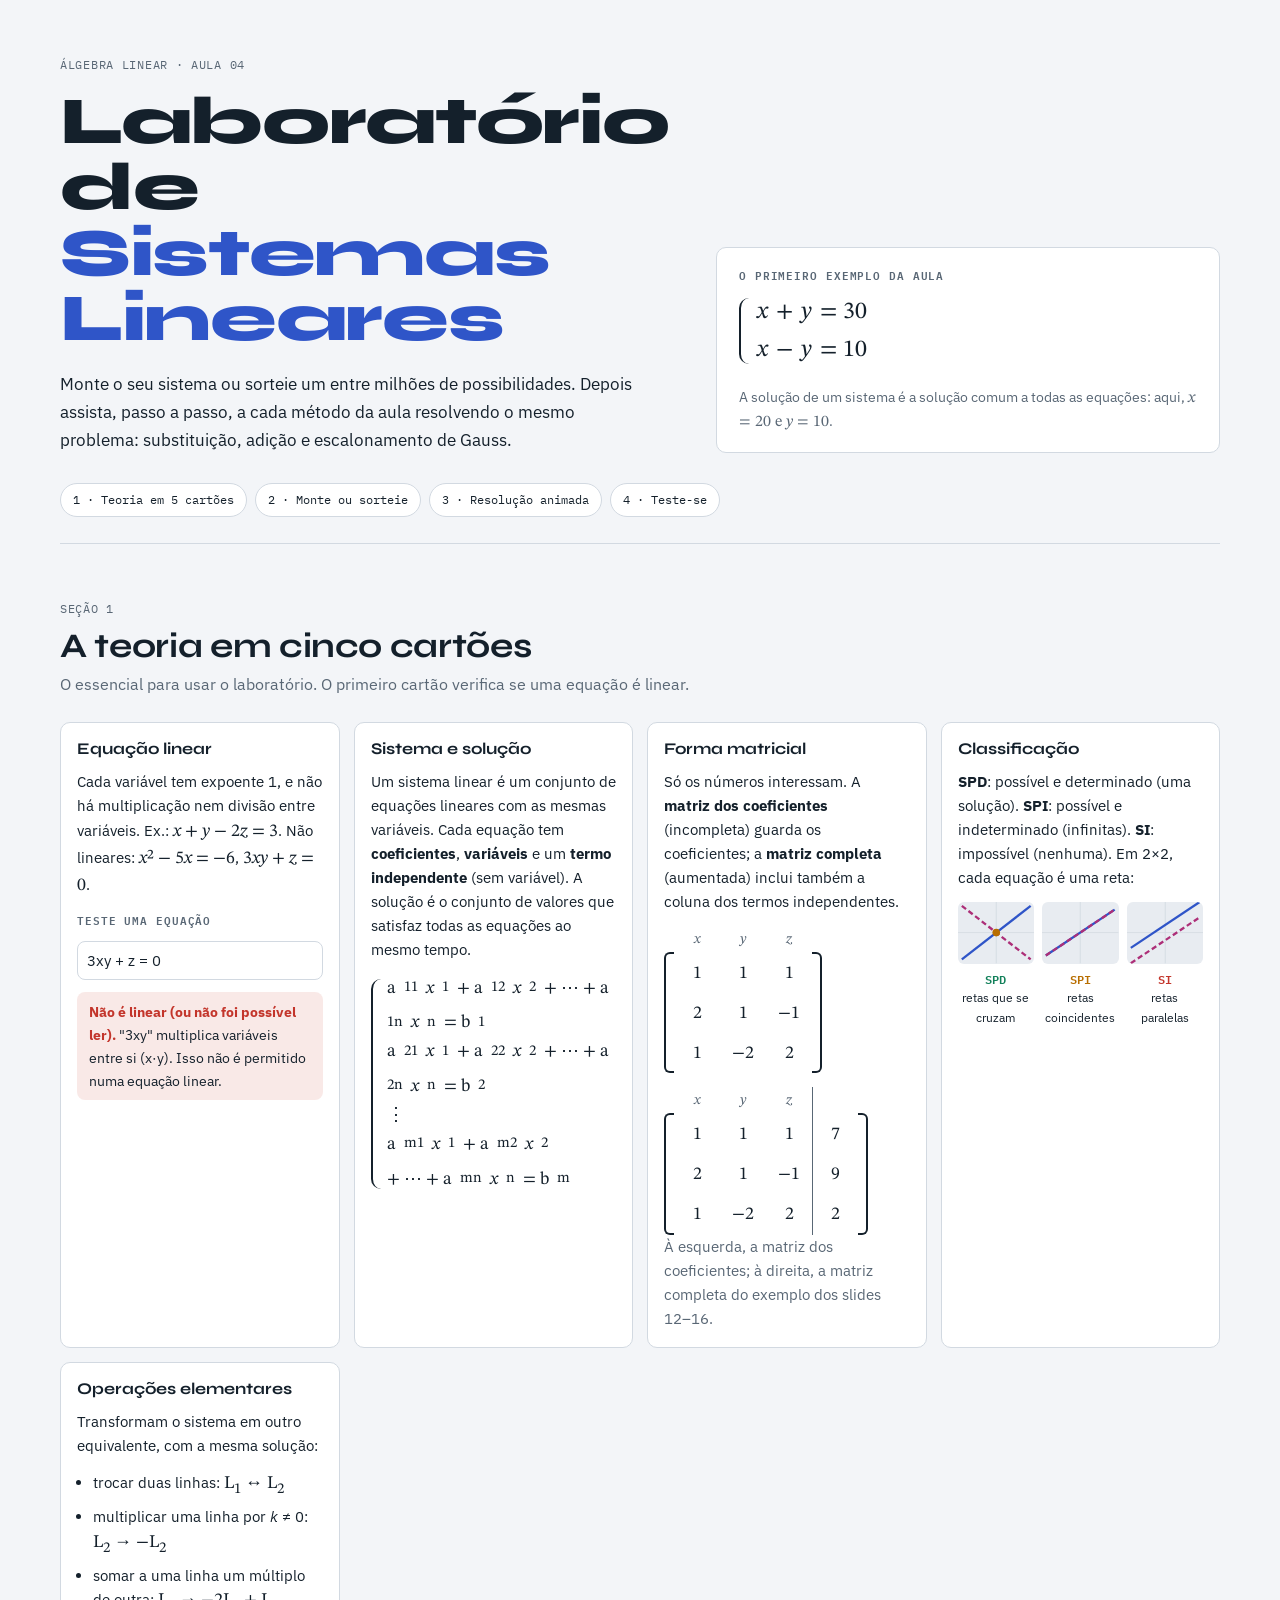
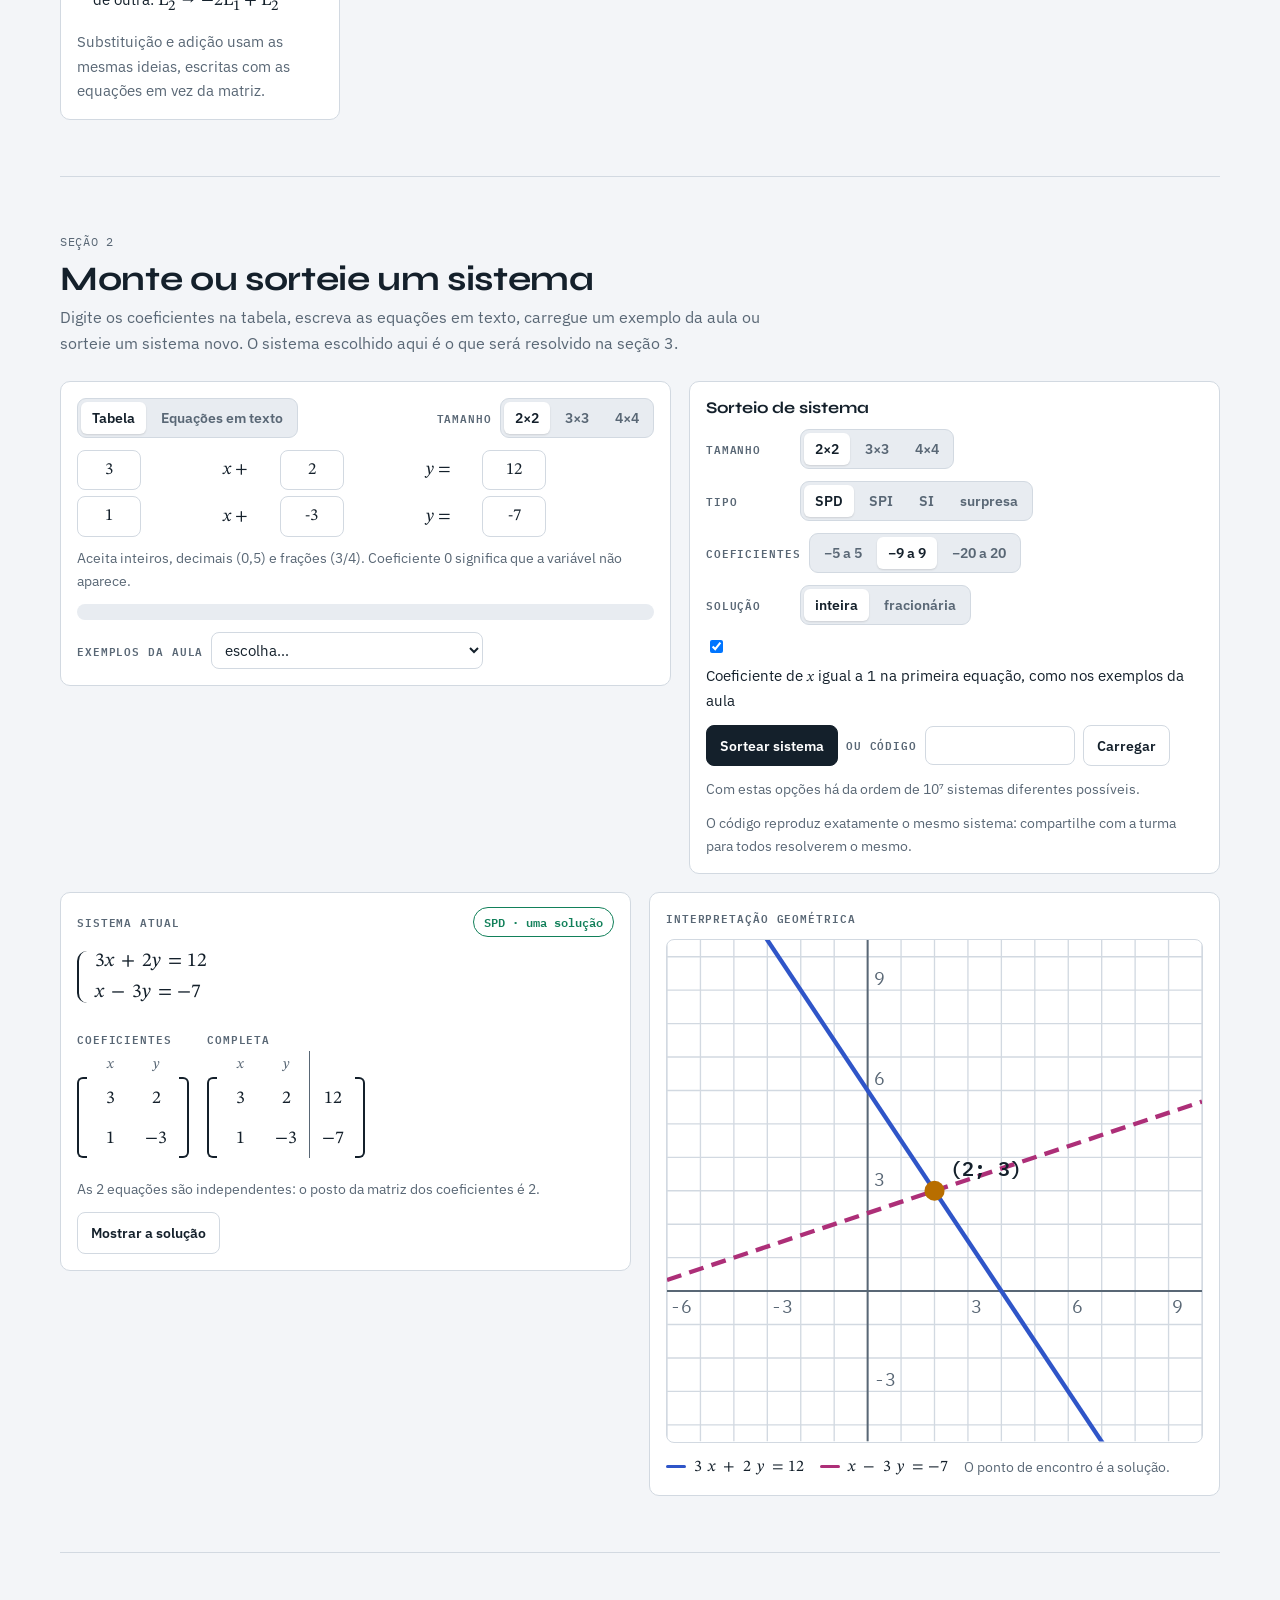
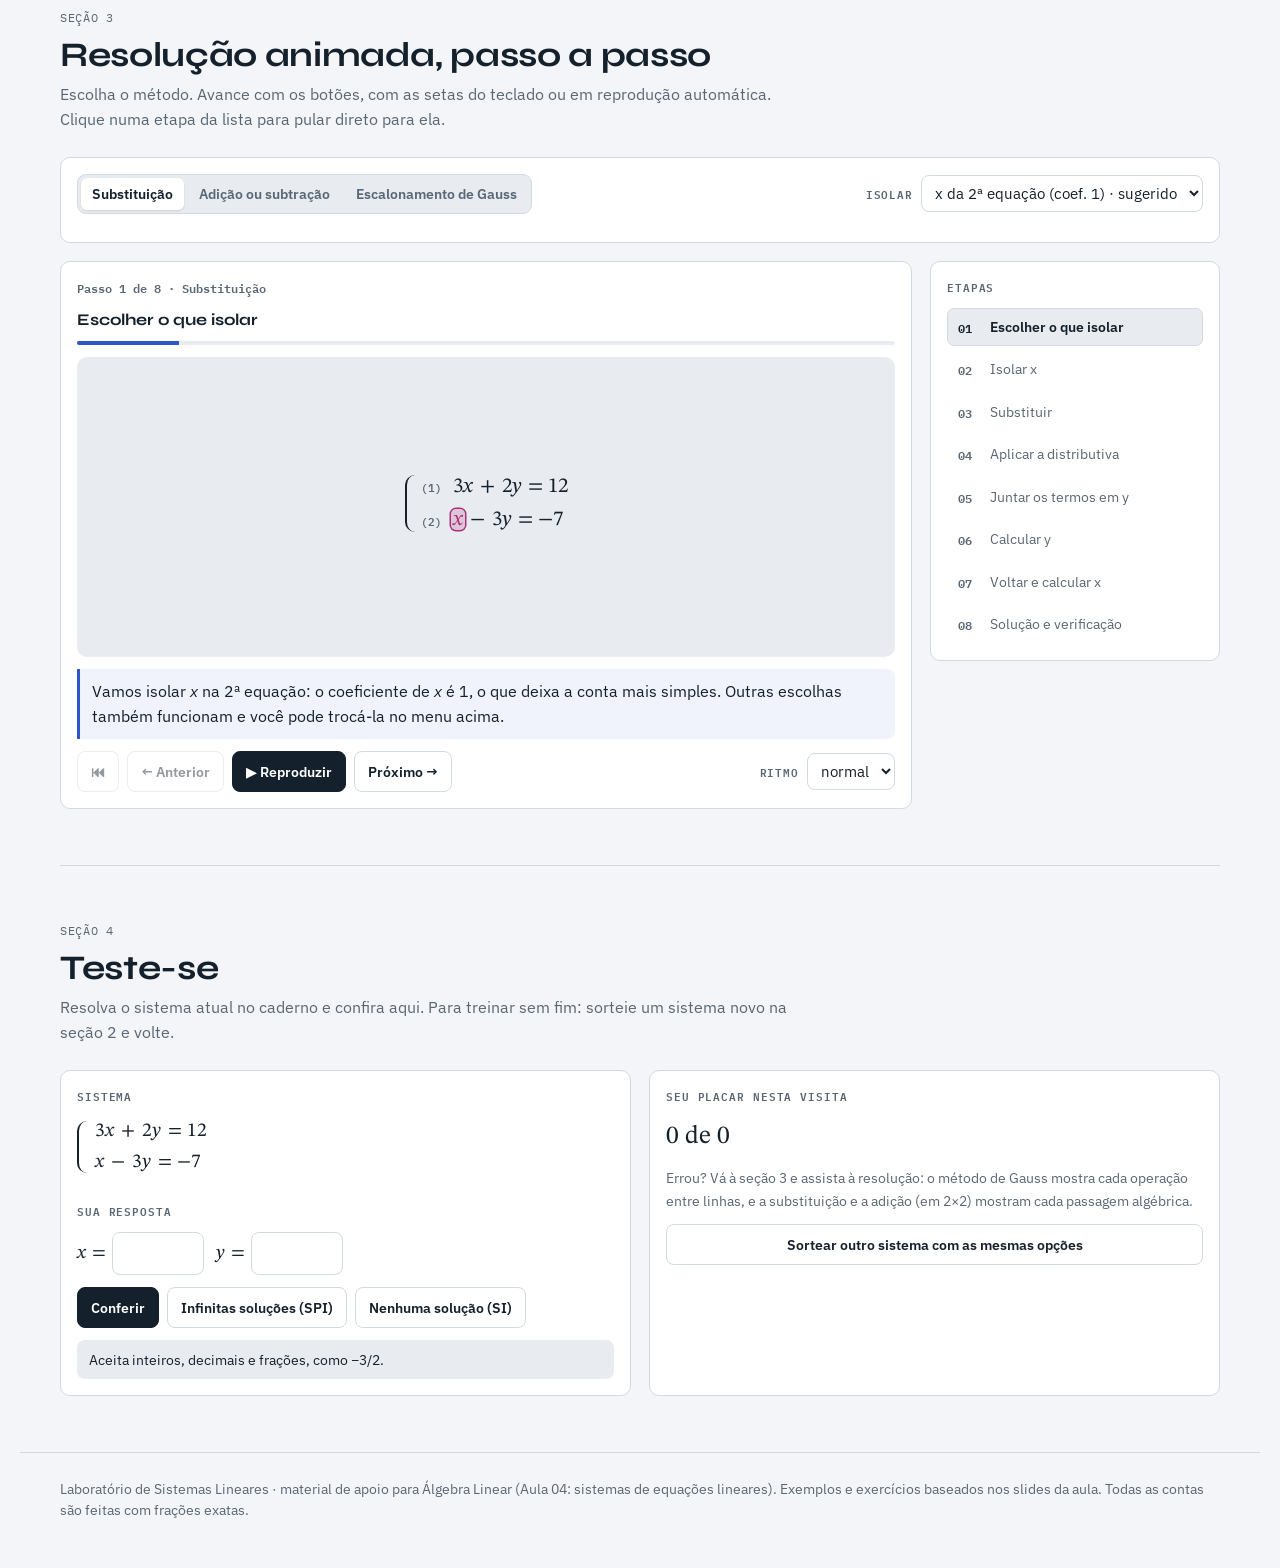
<file: index.html>
<!doctype html>
<html lang="pt-BR">
<head>
<meta charset="utf-8">
<meta name="viewport" content="width=device-width,initial-scale=1">
<title>Laboratório de Sistemas Lineares</title>
<link rel="preconnect" href="https://fonts.googleapis.com">
<link rel="preconnect" href="https://fonts.gstatic.com" crossorigin>
<link rel="stylesheet" href="https://fonts.googleapis.com/css2?family=Syne:wght@600;700;800&family=IBM+Plex+Sans:wght@400;500;600;700&family=IBM+Plex+Mono:wght@400;600&family=STIX+Two+Text:ital,wght@0,400;0,600;1,400;1,600&display=swap">
<style>
/* Layout: caderno de álgebra. Teoria curta no topo; depois a bancada (montar ou sortear o sistema), o palco das resoluções passo a passo e o teste final. */
:root{
  --bg:#F3F5F8; --surface:#FFFFFF; --sunk:#E8ECF1; --ink:#14202B; --muted:#596775; --line:#D2D9E1;
  --piv:#B86E00; --zero:#12805A; --op:#2F55C8; --sub:#AD2F78; --bad:#C3352B;
  --f-display:"Syne","Arial Black",system-ui,sans-serif;
  --f-body:"IBM Plex Sans",system-ui,-apple-system,"Segoe UI",Roboto,sans-serif;
  --f-mono:"IBM Plex Mono",ui-monospace,Menlo,Consolas,monospace;
  --f-math:"STIX Two Text","Cambria Math","Times New Roman",serif;
  --r:10px;
}
@media (prefers-color-scheme: dark){
  :root:not([data-theme="light"]){
    --bg:#0F141A; --surface:#161D25; --sunk:#0B1015; --ink:#E4EAF0; --muted:#93A1AF; --line:#2A3440;
    --piv:#F0A63A; --zero:#3FCB93; --op:#7D9BFF; --sub:#F07AC0; --bad:#FF7A6E; color-scheme:dark;
  }
}
:root[data-theme="dark"]{
  --bg:#0F141A; --surface:#161D25; --sunk:#0B1015; --ink:#E4EAF0; --muted:#93A1AF; --line:#2A3440;
  --piv:#F0A63A; --zero:#3FCB93; --op:#7D9BFF; --sub:#F07AC0; --bad:#FF7A6E; color-scheme:dark;
}
*{box-sizing:border-box}
[hidden]{display:none!important}
body{background:var(--bg);color:var(--ink);font:16px/1.6 var(--f-body);-webkit-font-smoothing:antialiased}
.wrap{max-width:1240px;margin-inline:auto;padding-inline:clamp(16px,4vw,40px)}
h1,h2,h3,h4{margin:0;text-wrap:balance}
p{margin:0}
:focus-visible{outline:2px solid var(--op);outline-offset:2px}
.k-piv{color:var(--piv);font-weight:600} .k-zero{color:var(--zero);font-weight:600} .k-op{color:var(--op);font-weight:600} .k-sub{color:var(--sub);font-weight:600} .k-bad{color:var(--bad);font-weight:600}

/* ---------- Notação matemática ---------- */
.m{font-family:var(--f-math);font-size:1.22rem;line-height:1.5}
.m i,i.v{font-family:var(--f-math);font-style:italic}
.fr{display:inline-flex;flex-direction:column;vertical-align:middle;text-align:center;font-size:.78em;line-height:1.08;margin:0 .08em}
.fr>span:first-child{border-bottom:1px solid currentColor;padding:0 .18em}
.sys{display:inline-grid;grid-template-columns:auto 1fr;align-items:stretch;gap:0 6px}
.sys .brace{border-left:2px solid currentColor;border-radius:10px 0 0 10px;width:10px;margin-block:4px}
.sys .eqs{display:grid;gap:2px}
.eqrow{display:flex;align-items:center;gap:8px;flex-wrap:wrap}
.eqrow .tag{font:600 .7rem var(--f-mono);color:var(--muted);min-width:22px}
.t{border-radius:5px;padding:0 2px;transition:background .3s}
.t.hl{background:color-mix(in srgb,var(--sub) 20%,transparent);color:var(--sub);box-shadow:0 0 0 1.5px var(--sub)}
.t.mv{background:color-mix(in srgb,var(--op) 18%,transparent);color:var(--op);box-shadow:0 0 0 1.5px var(--op)}
.t.ok{background:color-mix(in srgb,var(--zero) 18%,transparent);color:var(--zero)}
.box{display:inline-block;border:1.6px solid currentColor;border-radius:6px;padding:0 8px}
.eqrow.dim{opacity:.4}

/* ---------- Cabeçalho ---------- */
.hero{display:grid;grid-template-columns:minmax(0,1.2fr) minmax(0,1fr);gap:clamp(20px,4vw,56px);padding-block:clamp(28px,5vw,56px) 20px;align-items:end}
.eyebrow{font-family:var(--f-mono);font-size:.74rem;letter-spacing:.06em;text-transform:uppercase;color:var(--muted);margin-bottom:14px}
h1{font-family:var(--f-display);font-weight:800;font-size:clamp(2.2rem,5.6vw,4.2rem);line-height:.98;letter-spacing:-.02em}
h1 span{color:var(--op)}
.lead{font-size:1.08rem;max-width:58ch;margin-top:18px}
.hero-sys{background:var(--surface);border:1px solid var(--line);border-radius:var(--r);padding:18px 22px;display:grid;gap:10px;justify-items:start}
.hero-sys .m{font-size:1.5rem}
.hero-sys small{color:var(--muted);font-size:.86rem}
nav.toc{display:flex;flex-wrap:wrap;gap:8px;padding-block:10px 26px}
nav.toc a{font-family:var(--f-mono);font-size:.76rem;color:var(--ink);text-decoration:none;padding:6px 12px;border:1px solid var(--line);border-radius:999px;background:var(--surface)}
nav.toc a:hover{border-color:var(--ink)}

/* ---------- Seções ---------- */
section{padding-block:clamp(32px,5vw,56px);border-top:1px solid var(--line)}
.sec-head{display:grid;gap:8px;margin-bottom:24px;max-width:74ch}
.sec-head .num{font-family:var(--f-mono);font-size:.74rem;color:var(--muted);letter-spacing:.06em}
h2{font-family:var(--f-display);font-weight:700;font-size:clamp(1.45rem,3vw,2.15rem);line-height:1.1;letter-spacing:-.01em}
.sec-head p{color:var(--muted)}
.card{background:var(--surface);border:1px solid var(--line);border-radius:var(--r);padding:16px;display:flex;flex-direction:column;gap:12px;min-width:0}
.card h3{font:700 1.02rem var(--f-display)}
.lbl{font-family:var(--f-mono);font-size:.7rem;font-weight:600;letter-spacing:.08em;text-transform:uppercase;color:var(--muted)}
.hint{font-size:.88rem;color:var(--muted)}
.row{display:flex;flex-wrap:wrap;gap:8px;align-items:center}
.row.spread{justify-content:space-between}

/* ---------- Controles ---------- */
button{font:inherit;color:inherit}
.btn{display:inline-flex;align-items:center;justify-content:center;gap:8px;font-weight:600;font-size:.9rem;padding:8px 13px;border-radius:8px;border:1px solid var(--line);background:var(--surface);color:var(--ink);cursor:pointer;transition:border-color .15s,background .15s,transform .1s}
.btn:hover{border-color:var(--ink)}
.btn:active{transform:translateY(1px)}
.btn[disabled]{opacity:.45;cursor:not-allowed}
.btn-primary{background:var(--ink);color:var(--surface);border-color:var(--ink)}
.btn-primary:hover{background:var(--op);border-color:var(--op)}
.seg{display:inline-flex;flex-wrap:wrap;gap:4px;padding:3px;border:1px solid var(--line);border-radius:9px;background:var(--sunk)}
.seg button{font-size:.86rem;font-weight:600;padding:5px 11px;border:0;border-radius:6px;background:transparent;cursor:pointer;color:var(--muted)}
.seg button[aria-pressed="true"]{background:var(--surface);color:var(--ink);box-shadow:0 1px 2px rgb(0 0 0 / .12)}
.seg button[disabled]{opacity:.4;cursor:not-allowed}
select,input[type=text],textarea{font:inherit;font-size:.92rem;padding:7px 9px;border-radius:8px;border:1px solid var(--line);background:var(--surface);color:var(--ink);min-width:0}
textarea{width:100%;font-family:var(--f-mono);font-size:.95rem;line-height:1.6;resize:vertical}
.bad-input{border-color:var(--bad)!important;background:color-mix(in srgb,var(--bad) 10%,var(--surface))!important}
.msg{font-size:.9rem;padding:8px 12px;border-radius:8px;background:var(--sunk)}
.msg.ok{background:color-mix(in srgb,var(--zero) 13%,transparent)} .msg.ok b{color:var(--zero)}
.msg.bad{background:color-mix(in srgb,var(--bad) 11%,transparent)} .msg.bad b{color:var(--bad)}
.chip{font:600 .76rem var(--f-mono);padding:4px 10px;border-radius:999px;border:1.5px solid currentColor}
.chip.spd{color:var(--zero)} .chip.spi{color:var(--piv)} .chip.si{color:var(--bad)}

/* ---------- Teoria ---------- */
.theory{display:grid;grid-template-columns:repeat(auto-fit,minmax(min(100%,270px),1fr));gap:14px}
.theory .card p{font-size:.94rem}
.theory .m{font-size:1.12rem}
.ops-list{margin:0;padding-left:1.1em;font-size:.93rem;display:grid;gap:4px}
.mini-plots{display:grid;grid-template-columns:repeat(3,1fr);gap:8px;text-align:center;font-size:.78rem}
.mini-plots svg{width:100%;height:auto;background:var(--sunk);border-radius:6px}
.mini-plots b{display:block;font-family:var(--f-mono);font-size:.74rem}

/* ---------- Bancada ---------- */
.bench{display:grid;grid-template-columns:minmax(0,1.15fr) minmax(0,1fr);gap:18px;align-items:start}
.grid-in{display:grid;gap:6px;align-items:center;overflow-x:auto;padding-bottom:4px}
.grid-in input{width:64px;text-align:center;font-family:var(--f-math);font-size:1.05rem;padding:6px 4px}
.grid-in .op{font-family:var(--f-math);font-size:1.1rem;text-align:center}
.grid-in .op i{font-style:italic}
.preview{display:grid;grid-template-columns:minmax(0,1fr) minmax(0,1fr);gap:18px;margin-top:18px;align-items:start}
.plot svg{width:100%;height:auto;display:block;border:1px solid var(--line);border-radius:8px;background:var(--surface)}
.plot .ax{stroke:var(--muted);stroke-width:1.2}
.plot .gr{stroke:var(--line);stroke-width:.8}
.plot .l1{stroke:var(--op);stroke-width:2.6} .plot .l2{stroke:var(--sub);stroke-width:2.6;stroke-dasharray:9 5}
.plot .pt{fill:var(--piv)} .plot text{font:600 12px var(--f-mono);fill:var(--ink)}
.plot .tk{font:11px var(--f-mono);fill:var(--muted)}
.legend{display:flex;flex-wrap:wrap;gap:6px 16px;font-size:.86rem}
.legend span{display:inline-flex;align-items:center;gap:6px}
.legend .sw{width:20px;height:3px;display:inline-block;border-radius:2px;flex:none}

/* ---------- Matrizes ---------- */
.mat{border-collapse:separate;border-spacing:0;font-family:var(--f-math);font-size:1.12rem;position:relative}
.mat td,.mat th{min-width:46px;height:40px;text-align:center;padding:2px 8px;font-variant-numeric:tabular-nums}
.mat th{font-size:.9rem;color:var(--muted);font-weight:400;height:26px}
.mat th i{font-style:italic}
.mat td.sep,.mat th.sep{border-left:1.6px solid var(--muted)}
.mat td.rl{font:600 .7rem var(--f-mono);color:var(--muted);min-width:28px;padding-right:2px}
.matwrap{display:inline-block;position:relative;padding:0 10px}
.matwrap::before,.matwrap::after{content:"";position:absolute;top:26px;bottom:0;width:8px;border:2px solid currentColor}
.matwrap.nohead::before,.matwrap.nohead::after{top:0}
.matwrap::before{left:0;border-right:0;border-radius:6px 0 0 6px}
.matwrap::after{right:0;border-left:0;border-radius:0 6px 6px 0}
.mat td.below{background:color-mix(in srgb,var(--bad) 7%,transparent)}
.mat td.below.zero{background:color-mix(in srgb,var(--zero) 16%,transparent);color:var(--zero)}
.mat td.piv{box-shadow:inset 0 0 0 2px var(--piv);border-radius:8px;color:var(--piv);font-weight:600}
.mat tr.target td:not(.rl){background:color-mix(in srgb,var(--op) 9%,transparent)}
.mat tr.src td.piv{background:color-mix(in srgb,var(--piv) 12%,transparent)}
.opchip{display:inline-flex;align-items:center;gap:6px;font:600 .95rem var(--f-math);color:#fff;background:var(--op);padding:6px 12px;border-radius:8px;white-space:nowrap}
.opchip i{font-style:italic}
.opstack{display:grid;gap:6px;justify-items:center}
.arrow{font-size:1.6rem;color:var(--op);line-height:1}
.mpair{display:flex;flex-wrap:wrap;gap:14px 18px;align-items:center}
.calc{border-collapse:collapse;font-family:var(--f-math);font-size:1rem}
.calc td{padding:2px 8px;text-align:center;min-width:40px}
.calc td.lab{font:600 .72rem var(--f-mono);color:var(--muted);text-align:right}
.calc tr.sum td{border-top:1.6px solid var(--ink)}
.calc tr.sum td.lab{border-top:0}

/* ---------- Palco ---------- */
.player{display:grid;grid-template-columns:minmax(0,1fr) 290px;gap:18px;align-items:start}
.pstage{min-height:300px;padding:18px;border-radius:10px;background:var(--sunk);overflow-x:auto;display:flex;flex-direction:column;gap:14px;justify-content:center;align-items:center}
.pstage>*{max-width:100%}
.pstage .m{font-size:1.32rem}
.pnote{font-size:.98rem;padding:10px 12px;border-left:3px solid var(--op);background:color-mix(in srgb,var(--op) 7%,transparent);border-radius:0 8px 8px 0;min-height:3.2em}
.ptitle{font:700 1.2rem var(--f-display)}
.pcount{font:600 .76rem var(--f-mono);color:var(--muted)}
.progress{height:4px;background:var(--sunk);border-radius:2px;overflow:hidden}
.progress i{display:block;height:100%;width:0;background:var(--op);transition:width .3s}
.steps{list-style:none;margin:0;padding:0;display:grid;gap:4px;max-height:520px;overflow-y:auto;counter-reset:st}
.steps button{width:100%;text-align:left;font-size:.88rem;padding:7px 10px;border-radius:7px;border:1px solid transparent;background:transparent;cursor:pointer;display:grid;grid-template-columns:26px 1fr;gap:6px;color:var(--muted)}
.steps button:hover{border-color:var(--line)}
.steps button[aria-current="step"]{background:var(--sunk);color:var(--ink);border-color:var(--line);font-weight:600}
.steps .n{font:600 .74rem var(--f-mono);padding-top:2px}
.steps button.done{color:var(--ink)}
.a{animation:ain .55s cubic-bezier(.2,.7,.2,1) both;animation-delay:calc(var(--i,0)*140ms)}
@keyframes ain{from{opacity:0;transform:translateY(10px)}}
.flip{animation:flip .6s cubic-bezier(.2,.7,.2,1) both;animation-delay:calc(var(--i,0)*90ms + 250ms)}
@keyframes flip{from{opacity:0;transform:rotateX(90deg) scale(.8)}}
.strike{position:relative;color:var(--zero)}
.strike::after{content:"";position:absolute;left:-2px;right:-2px;top:52%;height:2px;background:var(--zero);animation:grow .5s .6s both;transform-origin:left}
@keyframes grow{from{transform:scaleX(0)}}
.sumtab{border-collapse:collapse;font-family:var(--f-math);font-size:1.3rem}
.sumtab td{padding:2px 8px;text-align:right}
.sumtab td.c{text-align:center}
.sumtab tr.tot td{border-top:2px solid var(--ink)}
.sumtab .mult{font:600 .8rem var(--f-mono);color:var(--op);text-align:left}
.explain-steps{display:grid;gap:4px}
.vline{border-left:2px solid var(--line);padding-left:14px}
.result{font-size:1.4rem}
.verify{display:grid;gap:4px;font-size:1.1rem}
.verify .okm{color:var(--zero);font-family:var(--f-body);font-weight:700;margin-left:8px;font-size:.95rem}

/* ---------- Teste ---------- */
.quiz{display:grid;grid-template-columns:minmax(0,1fr) minmax(0,1fr);gap:18px}
.ans{display:flex;flex-wrap:wrap;gap:12px;align-items:center}
.ans label{display:flex;align-items:center;gap:6px;font-family:var(--f-math);font-size:1.2rem}
.ans input{width:92px;text-align:center;font-family:var(--f-math);font-size:1.05rem}
footer{border-top:1px solid var(--line);padding-block:26px 46px;color:var(--muted);font-size:.85rem}

@media (max-width:1000px){ .bench,.preview,.player,.quiz{grid-template-columns:minmax(0,1fr)} .steps{max-height:none} }
@media (max-width:720px){ .hero{grid-template-columns:minmax(0,1fr)} .pstage .m{font-size:1.12rem} }
@media (prefers-reduced-motion: reduce){ *{transition:none!important;animation:none!important} }
</style>
</head>
<body style="margin:0">

<header class="wrap hero">
  <div>
    <div class="eyebrow">Álgebra Linear · Aula 04</div>
    <h1>Laboratório de <span>Sistemas Lineares</span></h1>
    <p class="lead">Monte o seu sistema ou sorteie um entre milhões de possibilidades. Depois assista, passo a passo, a cada método da aula resolvendo o mesmo problema: substituição, adição e escalonamento de Gauss.</p>
  </div>
  <div class="hero-sys">
    <span class="lbl">O primeiro exemplo da aula</span>
    <div class="m" id="hero-sys"></div>
    <small>A solução de um sistema é a solução comum a todas as equações: aqui, <span class="m" style="font-size:1rem"><i>x</i> = 20 e <i>y</i> = 10</span>.</small>
  </div>
</header>
<div class="wrap">
  <nav class="toc" aria-label="Seções">
    <a href="#teoria">1 · Teoria em 5 cartões</a>
    <a href="#bancada">2 · Monte ou sorteie</a>
    <a href="#resolucao">3 · Resolução animada</a>
    <a href="#teste">4 · Teste-se</a>
  </nav>
</div>

<main class="wrap">
<!-- ================= 1. TEORIA ================= -->
<section id="teoria">
  <div class="sec-head">
    <span class="num">SEÇÃO 1</span>
    <h2>A teoria em cinco cartões</h2>
    <p>O essencial para usar o laboratório. O primeiro cartão verifica se uma equação é linear.</p>
  </div>
  <div class="theory">
    <div class="card">
      <h3>Equação linear</h3>
      <p>Cada variável tem expoente 1, e não há multiplicação nem divisão entre variáveis. Ex.: <span class="m"><i>x</i> + <i>y</i> − 2<i>z</i> = 3</span>. Não lineares: <span class="m"><i>x</i>² − 5<i>x</i> = −6</span>, <span class="m">3<i>xy</i> + <i>z</i> = 0</span>.</p>
      <label class="lbl" for="lin-in">Teste uma equação</label>
      <input type="text" id="lin-in" value="3xy + z = 0" autocomplete="off" spellcheck="false">
      <div class="msg" id="lin-out" aria-live="polite"></div>
    </div>
    <div class="card">
      <h3>Sistema e solução</h3>
      <p>Um sistema linear é um conjunto de equações lineares com as mesmas variáveis. Cada equação tem <b>coeficientes</b>, <b>variáveis</b> e um <b>termo independente</b> (sem variável). A solução é o conjunto de valores que satisfaz todas as equações ao mesmo tempo.</p>
      <div class="m" id="th-general"></div>
    </div>
    <div class="card">
      <h3>Forma matricial</h3>
      <p>Só os números interessam. A <b>matriz dos coeficientes</b> (incompleta) guarda os coeficientes; a <b>matriz completa</b> (aumentada) inclui também a coluna dos termos independentes.</p>
      <div id="th-mat"></div>
    </div>
    <div class="card">
      <h3>Classificação</h3>
      <p><b>SPD</b>: possível e determinado (uma solução). <b>SPI</b>: possível e indeterminado (infinitas). <b>SI</b>: impossível (nenhuma). Em 2×2, cada equação é uma reta:</p>
      <div class="mini-plots" id="th-plots"></div>
    </div>
    <div class="card">
      <h3>Operações elementares</h3>
      <p>Transformam o sistema em outro equivalente, com a mesma solução:</p>
      <ul class="ops-list">
        <li>trocar duas linhas: <span class="m">L<sub>1</sub> ↔ L<sub>2</sub></span></li>
        <li>multiplicar uma linha por <i>k</i> ≠ 0: <span class="m">L<sub>2</sub> → −L<sub>2</sub></span></li>
        <li>somar a uma linha um múltiplo de outra: <span class="m">L<sub>2</sub> → −2L<sub>1</sub> + L<sub>2</sub></span></li>
      </ul>
      <p class="hint">Substituição e adição usam as mesmas ideias, escritas com as equações em vez da matriz.</p>
    </div>
  </div>
</section>

<!-- ================= 2. BANCADA ================= -->
<section id="bancada">
  <div class="sec-head">
    <span class="num">SEÇÃO 2</span>
    <h2>Monte ou sorteie um sistema</h2>
    <p>Digite os coeficientes na tabela, escreva as equações em texto, carregue um exemplo da aula ou sorteie um sistema novo. O sistema escolhido aqui é o que será resolvido na seção 3.</p>
  </div>
  <div class="bench">
    <div class="card">
      <div class="row spread">
        <div class="seg" id="b-mode" role="group" aria-label="Modo de entrada"><button type="button" data-v="grid" aria-pressed="true">Tabela</button><button type="button" data-v="text" aria-pressed="false">Equações em texto</button></div>
        <div class="row"><span class="lbl">Tamanho</span><div class="seg" id="b-size" role="group" aria-label="Tamanho do sistema"><button type="button" data-v="2">2×2</button><button type="button" data-v="3">3×3</button><button type="button" data-v="4">4×4</button></div></div>
      </div>
      <div id="b-grid-wrap">
        <div class="grid-in" id="b-grid"></div>
        <p class="hint" style="margin-top:6px">Aceita inteiros, decimais (0,5) e frações (3/4). Coeficiente 0 significa que a variável não aparece.</p>
      </div>
      <div id="b-text-wrap" hidden>
        <textarea id="b-text" rows="4" spellcheck="false" aria-label="Equações, uma por linha"></textarea>
        <div class="row" style="margin-top:8px"><button class="btn btn-primary" id="b-apply" type="button">Usar estas equações</button><span class="hint">Uma equação por linha, com as variáveis x, y, z e w. Ex.: 2x + 3y - z = 4</span></div>
      </div>
      <div class="msg" id="b-msg" aria-live="polite"></div>
      <div class="row"><label class="lbl" for="b-preset" style="margin:0">Exemplos da aula</label>
        <select id="b-preset">
          <option value="">escolha…</option>
          <option value="s5">Slide 5: x + y = 30</option>
          <option value="s6">Slides 6–9: 3x + 2y = 12</option>
          <option value="e1">Exercício 1 (2×2)</option>
          <option value="e2">Exercício 2 (2×2)</option>
          <option value="g">Slides 12–16: escalonamento 3×3</option>
          <option value="ga">Exercício de Gauss A</option>
          <option value="gb">Exercício de Gauss B</option>
          <option value="gc">Exercício de Gauss C</option>
          <option value="gd">Exercício de Gauss D</option>
        </select>
      </div>
    </div>

    <div class="card">
      <h3>Sorteio de sistema</h3>
      <div class="row"><span class="lbl" style="min-width:86px">Tamanho</span><div class="seg" id="g-n" role="group" aria-label="Tamanho"><button type="button" data-v="2">2×2</button><button type="button" data-v="3">3×3</button><button type="button" data-v="4">4×4</button></div></div>
      <div class="row"><span class="lbl" style="min-width:86px">Tipo</span><div class="seg" id="g-type" role="group" aria-label="Tipo"><button type="button" data-v="D">SPD</button><button type="button" data-v="I">SPI</button><button type="button" data-v="S">SI</button><button type="button" data-v="X">surpresa</button></div></div>
      <div class="row"><span class="lbl" style="min-width:86px">Coeficientes</span><div class="seg" id="g-r" role="group" aria-label="Faixa dos coeficientes"><button type="button" data-v="5">−5 a 5</button><button type="button" data-v="9">−9 a 9</button><button type="button" data-v="20">−20 a 20</button></div></div>
      <div class="row"><span class="lbl" style="min-width:86px">Solução</span><div class="seg" id="g-sol" role="group" aria-label="Tipo de solução"><button type="button" data-v="i">inteira</button><button type="button" data-v="f">fracionária</button></div></div>
      <label class="row" style="font-size:.92rem;gap:8px"><input type="checkbox" id="g-piv" checked><span>Coeficiente de <i class="v">x</i> igual a 1 na primeira equação, como nos exemplos da aula</span></label>
      <div class="row"><button class="btn btn-primary" id="g-go" type="button">Sortear sistema</button>
        <span class="lbl" style="margin:0">ou código</span><input type="text" id="g-code" style="width:150px;font-family:var(--f-mono)" aria-label="Código do sistema" spellcheck="false"><button class="btn" id="g-load" type="button">Carregar</button></div>
      <p class="hint" id="g-count"></p>
      <p class="hint">O código reproduz exatamente o mesmo sistema: compartilhe com a turma para todos resolverem o mesmo.</p>
    </div>
  </div>

  <div class="preview">
    <div class="card">
      <div class="row spread"><span class="lbl">Sistema atual</span><span id="pv-chip"></span></div>
      <div class="m" id="pv-sys"></div>
      <div class="mpair" id="pv-mats"></div>
      <p class="hint" id="pv-why"></p>
      <div class="row"><button class="btn" id="pv-show" type="button" aria-expanded="false">Mostrar a solução</button></div>
      <div class="m" id="pv-sol" hidden></div>
    </div>
    <div class="card plot" id="pv-plot-card">
      <span class="lbl">Interpretação geométrica</span>
      <div id="pv-plot"></div>
      <div class="legend" id="pv-legend"></div>
    </div>
  </div>
</section>

<!-- ================= 3. RESOLUÇÃO ================= -->
<section id="resolucao">
  <div class="sec-head">
    <span class="num">SEÇÃO 3</span>
    <h2>Resolução animada, passo a passo</h2>
    <p>Escolha o método. Avance com os botões, com as setas do teclado ou em reprodução automática. Clique numa etapa da lista para pular direto para ela.</p>
  </div>
  <div class="card" style="margin-bottom:18px">
    <div class="row spread">
      <div class="seg" id="r-method" role="group" aria-label="Método">
        <button type="button" data-v="sub">Substituição</button>
        <button type="button" data-v="add">Adição ou subtração</button>
        <button type="button" data-v="gauss">Escalonamento de Gauss</button>
      </div>
      <div class="row" id="r-opt-wrap"><label class="lbl" for="r-opt" id="r-opt-lbl" style="margin:0"></label><select id="r-opt"></select></div>
    </div>
    <p class="hint" id="r-avail"></p>
  </div>
  <div class="player">
    <div class="card">
      <div class="row spread"><span class="pcount" id="p-count"></span><span class="m" id="p-mini" style="font-size:.95rem"></span></div>
      <h3 class="ptitle" id="p-title"></h3>
      <div class="progress"><i id="p-prog"></i></div>
      <div class="pstage" id="p-body" aria-live="polite"></div>
      <p class="pnote" id="p-note"></p>
      <div class="row spread">
        <div class="row">
          <button class="btn" id="p-first" type="button" aria-label="Primeiro passo">⏮</button>
          <button class="btn" id="p-prev" type="button">← Anterior</button>
          <button class="btn btn-primary" id="p-play" type="button">▶ Reproduzir</button>
          <button class="btn" id="p-next" type="button">Próximo →</button>
        </div>
        <div class="row"><label class="lbl" for="p-speed" style="margin:0">Ritmo</label><select id="p-speed"><option value="6500">calmo</option><option value="4200" selected>normal</option><option value="2600">rápido</option></select></div>
      </div>
    </div>
    <div class="card">
      <span class="lbl">Etapas</span>
      <ol class="steps" id="p-list"></ol>
    </div>
  </div>
</section>

<!-- ================= 4. TESTE ================= -->
<section id="teste">
  <div class="sec-head">
    <span class="num">SEÇÃO 4</span>
    <h2>Teste-se</h2>
    <p>Resolva o sistema atual no caderno e confira aqui. Para treinar sem fim: sorteie um sistema novo na seção 2 e volte.</p>
  </div>
  <div class="quiz">
    <div class="card">
      <span class="lbl">Sistema</span>
      <div class="m" id="q-sys"></div>
      <span class="lbl" style="margin-top:6px">Sua resposta</span>
      <div class="ans" id="q-ans"></div>
      <div class="row">
        <button class="btn btn-primary" id="q-check" type="button">Conferir</button>
        <button class="btn" id="q-spi" type="button">Infinitas soluções (SPI)</button>
        <button class="btn" id="q-si" type="button">Nenhuma solução (SI)</button>
      </div>
      <div class="msg" id="q-msg" aria-live="polite">Aceita inteiros, decimais e frações, como −3/2.</div>
    </div>
    <div class="card">
      <span class="lbl">Seu placar nesta visita</span>
      <p class="m" id="q-score" style="font-size:1.6rem">0 de 0</p>
      <p class="hint">Errou? Vá à seção 3 e assista à resolução: o método de Gauss mostra cada operação entre linhas, e a substituição e a adição (em 2×2) mostram cada passagem algébrica.</p>
      <button class="btn" id="q-new" type="button">Sortear outro sistema com as mesmas opções</button>
    </div>
  </div>
</section>
</main>
<footer class="wrap">Laboratório de Sistemas Lineares · material de apoio para Álgebra Linear (Aula 04: sistemas de equações lineares). Exemplos e exercícios baseados nos slides da aula. Todas as contas são feitas com frações exatas.</footer>

<script>
(() => {
'use strict';
const $ = (s, r = document) => r.querySelector(s);
const reduce = matchMedia('(prefers-reduced-motion: reduce)').matches;
const esc = s => String(s).replace(/[&<>"]/g, c => ({ '&':'&amp;', '<':'&lt;', '>':'&gt;', '"':'&quot;' }[c]));
const VARS = ['x', 'y', 'z', 'w'];
const PAR = ['t', 's', 'r'];
const SUBD = '₀₁₂₃₄₅₆₇₈₉';
const sub = n => String(n).split('').map(d => SUBD[d]).join('');

/* ================= Frações exatas ================= */
const gcd = (a, b) => { a = a < 0n ? -a : a; b = b < 0n ? -b : b; while (b) [a, b] = [b, a % b]; return a; };
class Q {
  constructor(n, d = 1n){
    n = BigInt(n); d = BigInt(d); if (d === 0n) throw new Error('divisão por zero');
    if (d < 0n){ n = -n; d = -d; }
    const g = gcd(n, d) || 1n; this.n = n/g; this.d = d/g;
  }
  static of(x){ return x instanceof Q ? x : new Q(x); }
  add(b){ b = Q.of(b); return new Q(this.n*b.d + b.n*this.d, this.d*b.d); }
  sub(b){ b = Q.of(b); return new Q(this.n*b.d - b.n*this.d, this.d*b.d); }
  mul(b){ b = Q.of(b); return new Q(this.n*b.n, this.d*b.d); }
  div(b){ b = Q.of(b); return new Q(this.n*b.d, this.d*b.n); }
  neg(){ return new Q(-this.n, this.d); }
  abs(){ return new Q(this.n < 0n ? -this.n : this.n, this.d); }
  get z(){ return this.n === 0n; }
  get one(){ return this.n === 1n && this.d === 1n; }
  get isInt(){ return this.d === 1n; }
  get neg_(){ return this.n < 0n; }
  eq(b){ b = Q.of(b); return this.n === b.n && this.d === b.d; }
  num(){ return Number(this.n)/Number(this.d); }
  str(){ const a = this.n < 0n ? -this.n : this.n; return (this.n < 0n ? '−' : '') + a + (this.d === 1n ? '' : '/' + this.d); }
}
const Q0 = new Q(0), Q1 = new Q(1);
function parseQ(s){
  s = String(s).trim().replace(/[−–]/g, '-').replace(/,/g, '.').replace(/\s+/g, '');
  if (!s) return null;
  const dec = t => { const m = /^([+-]?)(\d*)(?:\.(\d+))?$/.exec(t); if (!m || (!m[2] && !m[3])) return null; const fr = m[3] || ''; const q = new Q(BigInt((m[2] || '0') + fr), 10n ** BigInt(fr.length)); return m[1] === '-' ? q.neg() : q; };
  if (s.includes('/')){ const [a, b, ...rest] = s.split('/'); if (rest.length) return null; const x = dec(a), y = dec(b); if (!x || !y || y.z) return null; return x.div(y); }
  return dec(s);
}

/* ================= Notação ================= */
function qH(q, o = {}){
  const neg = q.n < 0n, a = neg ? -q.n : q.n;
  const core = q.d === 1n ? `${a}` : `<span class="fr"><span>${a}</span><span>${q.d}</span></span>`;
  const s = (neg ? '−' : '') + core;
  return o.paren && neg ? `(${s})` : s;
}
// termo c·v; first = primeiro da expressão (sem "+")
function tH(c, v, first, cls = ''){
  if (c.z) return '';
  const sign = first ? (c.neg_ ? '−' : '') : (c.neg_ ? ' − ' : ' + ');
  const mag = c.abs(), coef = v && mag.one ? '' : qH(mag);
  return `${sign}<span class="t ${cls}">${coef}${v ? `<i>${v}</i>` : ''}</span>`;
}
function lhsH(coefs, o = {}){
  let out = '', first = true;
  coefs.forEach((c, j) => { if (c.z) return; out += tH(c, (o.vars || VARS)[j], first, (o.cls && o.cls[j]) || ''); first = false; });
  return out || '0';
}
const eqH = (coefs, rhs, o = {}) => `${lhsH(coefs, o)} = ${o.rcls ? `<span class="t ${o.rcls}">${qH(rhs)}</span>` : qH(rhs)}`;
function sysH(S, o = {}){
  const rows = S.A.map((r, i) => `<div class="eqrow ${o.dim && o.dim !== i + 1 && o.dim !== 'all' ? 'dim' : ''} ${o.anim ? 'a' : ''}" style="--i:${i}">${o.tags ? `<span class="tag">(${i + 1})</span>` : ''}<span>${eqH(r, S.b[i], { cls:o.cls && o.cls[i] })}</span></div>`).join('');
  return `<div class="sys"><span class="brace"></span><div class="eqs">${rows}</div></div>`;
}
// expressão linear: const + Σ coef·param  (e = {c:Q, p:[Q]})
function linH(e, names){
  let out = '', first = true;
  if (!e.c.z){ out += qH(e.c); first = false; }
  e.p.forEach((c, k) => { if (c.z) return; out += tH(c, names[k], first); first = false; });
  return out || '0';
}
function matH(M, o = {}){
  const n = M.length, cols = M[0].length, head = o.head !== false;
  let h = `<span class="matwrap ${head ? '' : 'nohead'}"><table class="mat">`;
  if (head) h += `<tr>${o.rowLabels ? '<th></th>' : ''}${Array.from({ length:cols }, (_, j) => `<th class="${j === cols - 1 && o.aug !== false ? 'sep' : ''}">${j < cols - 1 || o.aug === false ? `<i>${VARS[j]}</i>` : ''}</th>`).join('')}</tr>`;
  M.forEach((r, i) => {
    const rc = (o.target === i ? 'target' : '') + (o.src === i ? ' src' : '');
    h += `<tr class="${rc}">${o.rowLabels ? `<td class="rl">L${sub(i + 1)}</td>` : ''}`;
    r.forEach((v, j) => {
      const c = [];
      if (j === cols - 1 && o.aug !== false) c.push('sep');
      if (o.stair && j < i && j < cols - 1) c.push('below', v.z ? 'zero' : '');
      if (o.piv && o.piv.some(([pi, pj]) => pi === i && pj === j)) c.push('piv');
      const ch = o.changed && o.changed.includes(i);
      h += `<td class="${c.join(' ')} ${ch ? 'flip' : ''} ${o.appear ? 'a' : ''}" style="--i:${o.appear ? i*cols + j : j}">${qH(v)}</td>`;
    });
    h += '</tr>';
  });
  return h + '</table></span>';
}
const clone = M => M.map(r => r.slice());

/* ================= Análise (forma escalonada reduzida) ================= */
function rref(M0){
  const R = clone(M0), rows = R.length, cols = R[0].length, piv = []; let r = 0;
  for (let c = 0; c < cols && r < rows; c++){
    let p = -1; for (let i = r; i < rows; i++) if (!R[i][c].z){ p = i; break; }
    if (p < 0) continue;
    [R[r], R[p]] = [R[p], R[r]];
    const pv = R[r][c]; R[r] = R[r].map(x => x.div(pv));
    for (let i = 0; i < rows; i++) if (i !== r && !R[i][c].z){ const f = R[i][c]; R[i] = R[i].map((x, k) => x.sub(f.mul(R[r][k]))); }
    piv.push(c); r++;
  }
  return { R, piv };
}
function analyze(S){
  const n = S.n, aug = S.A.map((r, i) => [...r, S.b[i]]), { R, piv } = rref(aug);
  if (piv.includes(n)) return { type:'SI', rank:piv.length - 1, rankAug:piv.length };
  if (piv.length === n) return { type:'SPD', sol:R.slice(0, n).map(r => r[n]), rank:n };
  const free = [...Array(n).keys()].filter(c => !piv.includes(c));
  const expr = [];
  for (let c = 0; c < n; c++){
    const fi = free.indexOf(c);
    if (fi >= 0){ expr[c] = { c:Q0, p:free.map((_, k) => k === fi ? Q1 : Q0) }; continue; }
    const r = piv.indexOf(c);
    expr[c] = { c:R[r][n], p:free.map(f => R[r][f].neg()) };
  }
  return { type:'SPI', free, expr, rank:piv.length };
}
const solH = (an, n) => {
  if (an.type === 'SPD') return `S = {(${an.sol.map(v => qH(v)).join('; ')})}`;
  if (an.type === 'SI') return 'S = ∅ &nbsp;<span class="hint" style="font-family:var(--f-body)">(nenhuma solução)</span>';
  const names = an.free.map((_, k) => PAR[k]);
  return `S = {(${an.expr.slice(0, n).map(e => linH(e, names)).join('; ')}) : ${names.map(t => `<i>${t}</i>`).join(', ')} ∈ ℝ}`;
};

/* ================= Equação em texto ================= */
const SUP = { '⁰':'0','¹':'1','²':'2','³':'3','⁴':'4','⁵':'5','⁶':'6','⁷':'7','⁸':'8','⁹':'9','⁻':'-' };
function parseEq(str){
  const fail = err => ({ ok:false, err });
  let s = String(str).toLowerCase().replace(/[−–]/g, '-').replace(/[·×]/g, '*').replace(/\s+/g, '');
  if (!s) return fail('Equação vazia.');
  if (/[()]/.test(s)) return fail('Sem parênteses: distribua antes de digitar (2(x + y) vira 2x + 2y).');
  const parts = s.split('=');
  if (parts.length !== 2 || !parts[0] || !parts[1]) return fail('A equação precisa de exatamente um sinal de igual, com algo dos dois lados.');
  const coefs = [Q0, Q0, Q0, Q0]; let cst = Q0; const used = new Set();
  for (let side = 0; side < 2; side++){
    const sg = side === 0 ? 1 : -1;
    const terms = parts[side].replace(/\^-/g, '^~').match(/[+-]?[^+-]+/g) || [];
    if (terms.join('') !== parts[side].replace(/\^-/g, '^~')) return fail('Há um sinal solto na equação.');
    for (let t of terms){
      t = t.replace('^~', '^-');
      const neg = t[0] === '-', body = t.replace(/^[+-]/, ''), show = esc(t);
      if (!body) return fail('Há um sinal solto na equação.');
      if (/\/[0-9.]*[a-z]/.test(body)) return fail(`"${show}" divide por uma variável. Numa equação linear não pode haver divisão envolvendo variáveis.`);
      const ex = /[a-z](?:\^(-?\d+(?:\.\d+)?)|([⁻⁰¹²³⁴⁵⁶⁷⁸⁹]+))/.exec(body);
      let b2 = body;
      if (ex){
        const e = ex[1] != null ? ex[1] : ex[2].split('').map(c => SUP[c]).join('');
        if (e !== '1') return fail(`"${show}" tem expoente ${esc(e)}. Numa equação linear todo expoente de variável é 1.`);
        b2 = body.replace(/\^1|¹/, '');
      }
      const letters = b2.match(/[a-z]/g) || [];
      const bad = letters.filter(l => !VARS.includes(l));
      if (bad.length) return fail(`"${show}": use só as variáveis x, y, z e w.`);
      if (letters.length > 1) return fail(`"${show}" multiplica variáveis entre si (${letters.join('·')}). Isso não é permitido numa equação linear.`);
      if (/[a-z]\d/.test(b2)) return fail(`"${show}": escreva o coeficiente antes da variável, como 2x.`);
      let numPart = b2.replace(/[a-z]/, '').replace(/\*/g, '');
      if (numPart.startsWith('/')) numPart = '1' + numPart;
      let c = numPart === '' ? Q1 : parseQ(numPart);
      if (!c) return fail(`Não entendi o número em "${show}".`);
      if (neg) c = c.neg();
      if (sg < 0) c = c.neg();
      if (letters.length === 1){ const k = VARS.indexOf(letters[0]); coefs[k] = coefs[k].add(c); used.add(k); }
      else cst = cst.add(c);
    }
  }
  if (coefs.every(c => c.z)) return fail(used.size ? 'As variáveis se cancelaram: a equação não tem nenhuma variável de fato.' : 'A equação não tem nenhuma variável.');
  return { ok:true, coefs, rhs:cst.neg(), used };
}

/* ================= Gerador aleatório reproduzível ================= */
function mulberry32(a){ return function(){ a |= 0; a = a + 0x6D2B79F5 | 0; let t = Math.imul(a ^ (a >>> 15), 1 | a); t = t + Math.imul(t ^ (t >>> 7), 61 | t) ^ t; return ((t ^ (t >>> 14)) >>> 0) / 4294967296; }; }
function hashStr(s){ let h = 2166136261; for (const ch of s){ h ^= ch.charCodeAt(0); h = Math.imul(h, 16777619); } return h >>> 0; }
const B32 = 'ABCDEFGHJKLMNPQRSTUVWXYZ23456789';
const newSeed = () => Array.from({ length:6 }, () => B32[Math.floor(Math.random()*B32.length)]).join('');
const encode = o => `${o.n}${o.type}${o.R}${o.sol}${o.piv ? 'P' : 'L'}-${o.seed}`;
function decode(code){
  const m = /^([234])([DISX])(5|9|20)([if])([PL])-([A-Z0-9]{3,12})$/.exec(String(code).trim().toUpperCase().replace(/[IF](?=[PL]-)/, x => x.toLowerCase()));
  if (!m) return null;
  return { n:+m[1], type:m[2], R:+m[3], sol:m[4], piv:m[5] === 'P', seed:m[6] };
}
function generate(o){
  const rnd = mulberry32(hashStr(encode(o))), n = o.n, R = o.R;
  const ri = (lo, hi) => lo + Math.floor(rnd()*(hi - lo + 1));
  const rnz = (lo, hi) => { let v = 0; while (v === 0) v = ri(lo, hi); return v; };
  let type = o.type === 'X' ? ['D', 'D', 'I', 'S'][ri(0, 3)] : o.type;
  const S0 = Math.min(R, 9);
  const randRow = () => { let row; do { row = Array.from({ length:n }, () => (rnd() < .18 ? 0 : rnz(-R, R))); } while (row.filter(v => v !== 0).length < Math.min(2, n)); return row; };
  const toQ = M => M.map(r => r.map(v => new Q(v)));
  for (let tries = 0; tries < 400; tries++){
    let A;
    if (type === 'D'){
      A = Array.from({ length:n }, randRow);
      if (o.piv){ A[0][0] = 1; }
      const AQ = toQ(A); if (rref(AQ).piv.length < n) continue;
      let b, sol;
      if (o.sol === 'i'){ sol = Array.from({ length:n }, () => ri(-S0, S0)); b = A.map(r => r.reduce((s, a, j) => s + a*sol[j], 0)); }
      else { b = Array.from({ length:n }, () => ri(-3*R, 3*R)); const an = analyze({ n, A:AQ, b:b.map(v => new Q(v)) }); if (an.sol.every(v => v.isInt) || an.sol.some(v => v.d > 12n)) continue; }
      return { n, A:AQ, b:b.map(v => new Q(v)), type:'D' };
    }
    // SPI ou SI: n − 1 linhas independentes e uma combinação delas
    A = Array.from({ length:n - 1 }, randRow);
    if (o.piv) A[0][0] = 1;
    if (rref(toQ(A)).piv.length < n - 1) continue;
    const k = Array.from({ length:n - 1 }, () => (n === 2 ? [-3, -2, -1, 2, 3][ri(0, 4)] : ri(-2, 2)));
    if (k.every(v => v === 0)) continue;
    const last = Array.from({ length:n }, (_, j) => A.reduce((s, r, i) => s + k[i]*r[j], 0));
    if (last.every(v => v === 0) || last.some(v => Math.abs(v) > 3*R)) continue;
    const sol = Array.from({ length:n }, () => ri(-S0, S0));
    const bTop = A.map(r => r.reduce((s, a, j) => s + a*sol[j], 0));
    let bLast = k.reduce((s, kk, i) => s + kk*bTop[i], 0);
    if (type === 'S') bLast += rnz(-6, 6);
    const rows = [...A.map((r, i) => ({ r, b:bTop[i] })), { r:last, b:bLast }];
    // embaralha, mantendo a primeira linha com 1x quando pedido
    const head = o.piv ? rows.shift() : null;
    for (let i = rows.length - 1; i > 0; i--){ const j = ri(0, i); [rows[i], rows[j]] = [rows[j], rows[i]]; }
    if (head) rows.unshift(head);
    return { n, A:toQ(rows.map(x => x.r)), b:rows.map(x => new Q(x.b)), type };
  }
  return { n:2, A:toQ([[3, 2], [1, -3]]), b:[new Q(12), new Q(-7)], type:'D' };
}
function countText(o){
  const per = Math.log10(2*o.R + 1)*(o.n*o.n) + Math.log10(2*Math.min(o.R, 9) + 1)*o.n;
  const e = Math.floor(per);
  return `Com estas opções há da ordem de 10${String(e).split('').map(d => '⁰¹²³⁴⁵⁶⁷⁸⁹'[d]).join('')} sistemas diferentes possíveis.`;
}

/* ================= Estado ================= */
const PRESETS = {
  s5:['x + y = 30', 'x - y = 10'],
  s6:['3x + 2y = 12', 'x - 3y = -7'],
  e1:['2x + 5y = -14', '4x - 3y = 24'],
  e2:['x + 2y = 7', '2x - y = -1'],
  g:['x + y + z = 7', '2x + y - z = 9', 'x - 2y + 2z = 2'],
  ga:['2x + y - z = 4', 'x - 2y + 3z = 9', '3x + y + 2z = 13'],
  gb:['2x - y + 2z = 10', '3x + 2y - z = 7', 'x - 3y + 4z = 5'],
  gc:['x + y + z = 1', 'x - y + 2z = 2', 'x + 6y + 3z = 3'],
  gd:['2x + 3y + z = 11', 'x + y + z = 6', '5x + 2y + 3z = 18'],
};
function fromLines(lines){
  const n = lines.length;
  if (n < 2 || n > 4) return { err:'Use de 2 a 4 equações, uma por linha.' };
  const A = [], b = [];
  for (let i = 0; i < n; i++){
    const p = parseEq(lines[i]);
    if (!p.ok) return { err:`Equação ${i + 1}: ${p.err}` };
    const extra = [...p.used].filter(k => k >= n);
    if (extra.length) return { err:`Equação ${i + 1}: com ${n} equações use só ${VARS.slice(0, n).join(', ')} (o sistema precisa ter tantas incógnitas quanto equações).` };
    if (p.coefs.slice(0, n).every(c => c.z)) return { err:`Equação ${i + 1}: não sobrou nenhuma variável.` };
    A.push(p.coefs.slice(0, n)); b.push(p.rhs);
  }
  return { S:{ n, A, b } };
}
const sysText = S => S.A.map((r, i) => {
  let out = '', first = true;
  r.forEach((c, j) => { if (c.z) return; const neg = c.neg_, mag = c.abs(); out += (first ? (neg ? '-' : '') : (neg ? ' - ' : ' + ')) + (mag.one ? '' : mag.str()) + VARS[j]; first = false; });
  return `${out} = ${S.b[i].str().replace('−', '-')}`;
}).join('\n');

let S = fromLines(PRESETS.s6).S;
let genOpts = { n:2, type:'D', R:9, sol:'i', piv:true, seed:newSeed() };

/* ================= Seção 1: teoria ================= */
$('#hero-sys').innerHTML = sysH(fromLines(PRESETS.s5).S);
$('#th-general').innerHTML = `<div class="sys"><span class="brace"></span><div class="eqs"><div class="eqrow">a<sub>11</sub><i>x</i><sub>1</sub> + a<sub>12</sub><i>x</i><sub>2</sub> + ⋯ + a<sub>1n</sub><i>x</i><sub>n</sub> = b<sub>1</sub></div><div class="eqrow">a<sub>21</sub><i>x</i><sub>1</sub> + a<sub>22</sub><i>x</i><sub>2</sub> + ⋯ + a<sub>2n</sub><i>x</i><sub>n</sub> = b<sub>2</sub></div><div class="eqrow">⋮</div><div class="eqrow">a<sub>m1</sub><i>x</i><sub>1</sub> + a<sub>m2</sub><i>x</i><sub>2</sub> + ⋯ + a<sub>mn</sub><i>x</i><sub>n</sub> = b<sub>m</sub></div></div></div>`;
{ const G = fromLines(PRESETS.g).S; $('#th-mat').innerHTML = `<div class="mpair">${matH(G.A, { aug:false })}${matH(G.A.map((r, i) => [...r, G.b[i]]))}</div><p class="hint">À esquerda, a matriz dos coeficientes; à direita, a matriz completa do exemplo dos slides 12–16.</p>`; }
function linCheck(){
  const p = parseEq($('#lin-in').value), out = $('#lin-out');
  if (p.ok){ out.className = 'msg ok'; out.innerHTML = `<b>Linear.</b> <span class="m" style="font-size:1.05rem">${eqH(p.coefs.slice(0, Math.max(1, ...[...p.used].map(k => k + 1))), p.rhs)}</span>`; }
  else { out.className = 'msg bad'; out.innerHTML = `<b>Não é linear (ou não foi possível ler).</b> ${p.err}`; }
}
$('#lin-in').addEventListener('input', linCheck); linCheck();
{
  const mini = (l1, l2, pt) => `<svg viewBox="0 0 100 80"><line x1="0" y1="40" x2="100" y2="40" stroke="var(--line)"/><line x1="50" y1="0" x2="50" y2="80" stroke="var(--line)"/><line ${l1} stroke="var(--op)" stroke-width="3"/><line ${l2} stroke="var(--sub)" stroke-width="3" stroke-dasharray="7 4"/>${pt ? '<circle cx="50" cy="40" r="5" fill="var(--piv)"/>' : ''}</svg>`;
  $('#th-plots').innerHTML = `<div>${mini('x1="5" y1="75" x2="95" y2="5"', 'x1="5" y1="5" x2="95" y2="75"', true)}<b class="k-zero">SPD</b>retas que se cruzam</div><div>${mini('x1="5" y1="70" x2="95" y2="10"', 'x1="5" y1="70" x2="95" y2="10"', false)}<b class="k-piv">SPI</b>retas coincidentes</div><div>${mini('x1="5" y1="60" x2="95" y2="0"', 'x1="5" y1="80" x2="95" y2="20"', false)}<b class="k-bad">SI</b>retas paralelas</div>`;
}

/* ================= Seção 2: bancada ================= */
let mode = 'grid';
const setPressed = (sel, v) => document.querySelectorAll(sel + ' button').forEach(b => b.setAttribute('aria-pressed', String(b.dataset.v === String(v))));
function renderGrid(){
  const n = S.n, g = $('#b-grid');
  g.style.gridTemplateColumns = `repeat(${n}, auto auto) auto auto`;
  let h = '';
  for (let i = 0; i < n; i++){
    for (let j = 0; j < n; j++){
      h += `<input type="text" inputmode="decimal" data-i="${i}" data-j="${j}" value="${esc(S.A[i][j].str().replace('−', '-'))}" aria-label="coeficiente de ${VARS[j]} na equação ${i + 1}">`;
      h += `<span class="op">${j < n - 1 ? `<i>${VARS[j]}</i> +` : `<i>${VARS[j]}</i> =`}</span>`;
    }
    h += `<input type="text" inputmode="decimal" data-i="${i}" data-j="b" value="${esc(S.b[i].str().replace('−', '-'))}" aria-label="termo independente da equação ${i + 1}"><span></span>`;
  }
  g.innerHTML = h;
}
function gridRead(){
  const n = S.n, A = [], b = []; let bad = 0;
  for (let i = 0; i < n; i++){ A.push([]); }
  document.querySelectorAll('#b-grid input').forEach(inp => {
    const q = parseQ(inp.value); inp.classList.toggle('bad-input', !q);
    if (!q){ bad++; return; }
    const i = +inp.dataset.i; if (inp.dataset.j === 'b') b[i] = q; else A[i][+inp.dataset.j] = q;
  });
  if (bad) return { err:`${bad} ${bad === 1 ? 'campo não é um número válido' : 'campos não são números válidos'} (use inteiros, decimais ou frações como 3/4).` };
  for (let i = 0; i < n; i++) if (A[i].every(c => c.z)) return { err:`A equação ${i + 1} ficou sem nenhuma variável (todos os coeficientes são 0). Toda equação do sistema precisa ter pelo menos uma variável.` };
  return { S:{ n, A, b } };
}
let gridT = null;
$('#b-grid').addEventListener('input', () => {
  clearTimeout(gridT);
  gridT = setTimeout(() => { const r = gridRead(); if (r.err) return bMsg(r.err, 'bad'); setSystem(r.S, 'grid'); }, 350);
});
function bMsg(t, kind){ const m = $('#b-msg'); m.className = 'msg ' + (kind || ''); m.innerHTML = t; }
$('#b-mode').addEventListener('click', e => {
  const b = e.target.closest('button'); if (!b) return; mode = b.dataset.v; setPressed('#b-mode', mode);
  $('#b-grid-wrap').hidden = mode !== 'grid'; $('#b-text-wrap').hidden = mode !== 'text';
  if (mode === 'text') $('#b-text').value = sysText(S);
});
$('#b-size').addEventListener('click', e => {
  const b = e.target.closest('button'); if (!b) return; const n = +b.dataset.v; if (n === S.n) return;
  // mantém o que der e completa com uma matriz identidade
  const A = Array.from({ length:n }, (_, i) => Array.from({ length:n }, (_, j) => (S.A[i] && S.A[i][j] !== undefined) ? S.A[i][j] : (i === j ? Q1 : Q0)));
  const bb = Array.from({ length:n }, (_, i) => S.b[i] || Q0);
  A.forEach((r, i) => { if (r.every(c => c.z)) r[i] = Q1; });
  setSystem({ n, A, b:bb });
});
$('#b-apply').addEventListener('click', () => {
  const lines = $('#b-text').value.split(/\n/).map(s => s.trim()).filter(Boolean);
  const r = fromLines(lines); if (r.err) return bMsg(`<b>Não deu para usar.</b> ${r.err}`, 'bad');
  setSystem(r.S); bMsg('<b>Sistema carregado.</b>', 'ok');
});
$('#b-preset').addEventListener('change', e => { const k = e.target.value; e.target.value = ''; if (!k) return; setSystem(fromLines(PRESETS[k]).S); bMsg(`<b>Exemplo da aula carregado.</b>`, 'ok'); });
// gerador
function syncGen(){
  setPressed('#g-n', genOpts.n); setPressed('#g-type', genOpts.type); setPressed('#g-r', genOpts.R); setPressed('#g-sol', genOpts.sol);
  $('#g-piv').checked = genOpts.piv; $('#g-count').textContent = countText(genOpts);
  document.querySelectorAll('#g-sol button').forEach(b => { b.disabled = genOpts.type !== 'D'; });
}
[['#g-n', 'n', Number], ['#g-type', 'type', String], ['#g-r', 'R', Number], ['#g-sol', 'sol', String]].forEach(([sel, key, f]) => {
  $(sel).addEventListener('click', e => { const b = e.target.closest('button'); if (!b || b.disabled) return; genOpts[key] = f(b.dataset.v); syncGen(); });
});
$('#g-piv').addEventListener('change', e => { genOpts.piv = e.target.checked; syncGen(); });
function doGen(){
  genOpts.seed = newSeed(); const G = generate(genOpts);
  $('#g-code').value = encode(genOpts);
  setSystem({ n:G.n, A:G.A, b:G.b }); bMsg(`<b>Sistema sorteado.</b> Código <code>${encode(genOpts)}</code>.`, 'ok');
}
$('#g-go').addEventListener('click', doGen);
$('#q-new').addEventListener('click', () => { doGen(); $('#teste').scrollIntoView({ behavior:reduce ? 'auto' : 'smooth' }); });
$('#g-load').addEventListener('click', () => {
  const o = decode($('#g-code').value);
  if (!o) return bMsg('<b>Código inválido.</b> Ele tem o formato <code>3D9iP-ABC234</code>.', 'bad');
  genOpts = o; syncGen(); const G = generate(o); setSystem({ n:G.n, A:G.A, b:G.b }); bMsg(`<b>Sistema do código <code>${esc(encode(o))}</code> carregado.</b>`, 'ok');
});
$('#g-code').addEventListener('keydown', e => { if (e.key === 'Enter') $('#g-load').click(); });

// prévia
let AN = null;
function renderPreview(){
  AN = analyze(S);
  $('#pv-sys').innerHTML = sysH(S);
  const M = S.A.map((r, i) => [...r, S.b[i]]);
  $('#pv-mats').innerHTML = `<div><span class="lbl">coeficientes</span><br>${matH(S.A, { aug:false })}</div><div><span class="lbl">completa</span><br>${matH(M)}</div>`;
  const chip = { SPD:'<span class="chip spd">SPD · uma solução</span>', SPI:'<span class="chip spi">SPI · infinitas soluções</span>', SI:'<span class="chip si">SI · nenhuma solução</span>' }[AN.type];
  $('#pv-chip').innerHTML = chip;
  $('#pv-why').textContent = AN.type === 'SPD' ? `As ${S.n} equações são independentes: o posto da matriz dos coeficientes é ${S.n}.`
    : AN.type === 'SPI' ? `Uma das equações é combinação das outras: posto ${AN.rank}, menor que ${S.n} incógnitas, e sem contradição.`
    : `As equações se contradizem: o posto da matriz completa (${AN.rankAug}) é maior que o da matriz dos coeficientes (${AN.rank}).`;
  $('#pv-sol').innerHTML = solH(AN, S.n);
  $('#pv-plot-card').hidden = S.n !== 2;
  if (S.n === 2) renderPlot();
}
$('#pv-show').addEventListener('click', e => { const s = $('#pv-sol'); s.hidden = !s.hidden; e.currentTarget.textContent = s.hidden ? 'Mostrar a solução' : 'Esconder a solução'; e.currentTarget.setAttribute('aria-expanded', String(!s.hidden)); });
function renderPlot(){
  const W = 320, H = 300;
  let cx = 0, cy = 0, R = 10;
  if (AN.type === 'SPD'){ cx = Math.round(AN.sol[0].num()); cy = Math.round(AN.sol[1].num()); R = Math.max(8, Math.ceil(Math.max(Math.abs(AN.sol[0].num() - cx), Math.abs(AN.sol[1].num() - cy))*2 + 6)); }
  else {
    const pts = S.A.map((r, i) => r[1].z ? [S.b[i].div(r[0]).num(), 0] : r[0].z ? [0, S.b[i].div(r[1]).num()] : [0, S.b[i].div(r[1]).num()]);
    cx = Math.round((pts[0][0] + pts[1][0])/2); cy = Math.round((pts[0][1] + pts[1][1])/2);
    R = Math.max(10, Math.ceil(Math.max(...pts.map(p => Math.max(Math.abs(p[0] - cx), Math.abs(p[1] - cy))))*1.4 + 4));
  }
  const x0 = cx - R, x1 = cx + R, y0 = cy - R*H/W, y1 = cy + R*H/W;
  const X = x => (x - x0)/(x1 - x0)*W, Y = y => H - (y - y0)/(y1 - y0)*H;
  const step = R <= 12 ? 1 : R <= 30 ? 5 : R <= 80 ? 10 : 50;
  let g = '';
  for (let v = Math.ceil(x0/step)*step; v <= x1; v += step) g += `<line class="gr" x1="${X(v)}" y1="0" x2="${X(v)}" y2="${H}"/>`;
  for (let v = Math.ceil(y0/step)*step; v <= y1; v += step) g += `<line class="gr" x1="0" y1="${Y(v)}" x2="${W}" y2="${Y(v)}"/>`;
  if (x0 < 0 && x1 > 0) g += `<line class="ax" x1="${X(0)}" y1="0" x2="${X(0)}" y2="${H}"/>`;
  if (y0 < 0 && y1 > 0) g += `<line class="ax" x1="0" y1="${Y(0)}" x2="${W}" y2="${Y(0)}"/>`;
  const tk = step*Math.max(1, Math.round(R/(step*3)));
  for (let v = Math.ceil(x0/tk)*tk; v <= x1; v += tk) if (v !== 0) g += `<text class="tk" x="${X(v) + 2}" y="${Math.min(H - 4, Math.max(12, Y(0) + 13))}">${v}</text>`;
  for (let v = Math.ceil(y0/tk)*tk; v <= y1; v += tk) if (v !== 0) g += `<text class="tk" x="${Math.min(W - 24, Math.max(2, X(0) + 4))}" y="${Y(v) - 3}">${v}</text>`;
  const line = (r, b, cls) => {
    const a = r[0].num(), c = r[1].num(), d = b.num();
    if (Math.abs(c) < 1e-12){ const x = d/a; return `<line class="${cls}" x1="${X(x)}" y1="0" x2="${X(x)}" y2="${H}"/>`; }
    return `<line class="${cls}" x1="0" y1="${Y((d - a*x0)/c)}" x2="${W}" y2="${Y((d - a*x1)/c)}"/>`;
  };
  g += line(S.A[0], S.b[0], 'l1') + line(S.A[1], S.b[1], 'l2');
  if (AN.type === 'SPD'){
    const px = X(AN.sol[0].num()), py = Y(AN.sol[1].num());
    g += `<circle class="pt" cx="${px}" cy="${py}" r="6"/><text x="${px + 9}" y="${py - 9}">(${AN.sol[0].str()}; ${AN.sol[1].str()})</text>`;
  }
  $('#pv-plot').innerHTML = `<svg viewBox="0 0 ${W} ${H}" role="img" aria-label="Retas do sistema"><defs><clipPath id="cp"><rect width="${W}" height="${H}"/></clipPath></defs><g clip-path="url(#cp)">${g}</g></svg>`;
  $('#pv-legend').innerHTML = `<span><span class="sw" style="background:var(--op)"></span><span class="m" style="font-size:1rem">${eqH(S.A[0], S.b[0])}</span></span><span><span class="sw" style="background:var(--sub)"></span><span class="m" style="font-size:1rem">${eqH(S.A[1], S.b[1])}</span></span><span class="hint">${AN.type === 'SPD' ? 'O ponto de encontro é a solução.' : AN.type === 'SPI' ? 'Retas coincidentes: todos os pontos servem.' : 'Retas paralelas: nunca se encontram.'}</span>`;
}

function setSystem(nS, from){
  S = nS;
  setPressed('#b-size', S.n);
  if (from !== 'grid') renderGrid();
  if (mode === 'text' && from !== 'text') $('#b-text').value = sysText(S);
  if (from === 'grid') bMsg('');
  $('#pv-sol').hidden = true; $('#pv-show').textContent = 'Mostrar a solução';
  renderPreview(); buildPlayer(); renderQuiz();
}

/* ================= Seção 3: métodos ================= */
const ordinal = k => `${k + 1}ª`;
const coefTimes = (a, inner, first) => { // a·(inner) com sinal
  const sign = first ? (a.neg_ ? '−' : '') : (a.neg_ ? ' − ' : ' + ');
  const mag = a.abs();
  return `${sign}<span class="t hl">${mag.one ? '' : qH(mag)}(${inner})</span>`;
};
const L = i => `L${sub(i + 1)}`;
function verifySteps(S0, vals, note){
  const lines = S0.A.map((r, i) => {
    let out = '', first = true;
    r.forEach((c, j) => { if (c.z) return; const sign = first ? (c.neg_ ? '−' : '') : (c.neg_ ? ' − ' : ' + '); out += `${sign}${c.abs().one ? '' : qH(c.abs()) + '·'}${qH(vals[j], { paren:true })}`; first = false; });
    return `<div class="eqrow a" style="--i:${i + 1}">${out} = ${qH(S0.b[i])}<span class="okm">✓</span></div>`;
  }).join('');
  return { title:'Solução e verificação', note:note || 'Conferimos substituindo os valores em todas as equações originais: todas fecham.',
    body:`<div class="m result a">S = {(${vals.map(v => qH(v)).join('; ')})}</div><div class="m verify">${lines}</div>` };
}
function endSPI(params, exprs, note){
  return { title:'Infinitas soluções (SPI)', note,
    body:`<div class="m result a">S = {(${exprs.map(e => linH(e, params)).join('; ')}) : ${params.map(t => `<i>${t}</i>`).join(', ')} ∈ ℝ}</div><p class="a hint" style="--i:2">Cada valor de ${params.map(t => `<i>${t}</i>`).join(', ')} dá uma solução diferente.</p>` };
}
const endSI = note => ({ title:'Nenhuma solução (SI)', note, body:`<div class="m result a">S = ∅</div>` });

// ---------- Substituição (2×2) ----------
function subChoices(S0){
  const ch = [];
  for (let k = 0; k < 2; k++) for (let v = 0; v < 2; v++) if (!S0.A[k][v].z) ch.push({ k, v, c:S0.A[k][v] });
  const score = c => (c.c.abs().one ? 0 : c.c.isInt ? 10 + Number(c.c.abs().n) : 100) - c.k*0.5;
  ch.sort((a, b) => score(a) - score(b));
  return ch;
}
function buildSub(S0, choice){
  const steps = [], A = S0.A, b = S0.b, k = choice.k, m = 1 - k, v = choice.v, u = 1 - v, V = VARS[v], U = VARS[u];
  const p = A[k][v], q = A[k][u], r = b[k];
  steps.push({ title:'Escolher o que isolar', note:`Vamos isolar <i>${V}</i> na ${ordinal(k)} equação${p.abs().one ? `: o coeficiente de <i>${V}</i> é ${qH(p)}, o que deixa a conta mais simples` : ''}. Outras escolhas também funcionam e você pode trocá-la no menu acima.`,
    body:`<div class="m">${sysH(S0, { tags:true, cls:A.map((_, i) => i === k ? (v === 0 ? ['hl', ''] : ['', 'hl']) : []) })}</div>` });
  const alpha = r.div(p), beta = q.neg().div(p);
  const isoExpr = linH({ c:alpha, p:[beta] }, [U]);
  if (!q.z){
    steps.push({ title:`Isolar ${V}`, note:`O termo ${tH(q, U, true)} muda de lado do sinal de igual e troca de sinal.`,
      body:`<div class="m eqrow">${tH(p, V, true)}${tH(q, U, false, 'mv')} = ${qH(r)}</div><div class="arrow a" style="--i:1">↓</div><div class="m eqrow a" style="--i:2">${tH(p, V, true)} = ${qH(r)}${tH(q.neg(), U, false, 'mv')}</div>` });
    if (!p.one) steps.push({ title:`Isolar ${V}`, note:`Dividimos os dois lados por ${qH(p)}.`,
      body:`<div class="m eqrow">${tH(p, V, true)} = ${qH(r)}${tH(q.neg(), U, false)}</div><div class="arrow a" style="--i:1">↓</div><div class="m eqrow a" style="--i:2"><i>${V}</i> = <span class="t hl">${isoExpr}</span></div>` });
  } else {
    steps.push({ title:`Isolar ${V}`, note:`A ${ordinal(k)} equação só tem <i>${V}</i>: ela já dá o valor dele.`,
      body:`<div class="m eqrow">${tH(p, V, true)} = ${qH(r)}</div><div class="arrow a" style="--i:1">↓</div><div class="m eqrow a" style="--i:2"><i>${V}</i> = <span class="box">${qH(alpha)}</span></div>` });
  }
  const a = A[m][v], c = A[m][u], d = b[m];
  let K, D;
  if (a.z){
    K = c; D = d;
    steps.push({ title:'A outra equação', note:`A ${ordinal(m)} equação não tem <i>${V}</i>: ela já envolve só <i>${U}</i>.`, body:`<div class="m eqrow">${eqH(A[m], d)}</div>` });
  } else {
    const parts = [0, 1].map(j => j === v ? coefTimes(a, isoExpr, j === 0 || (j === 1 && A[m][0].z && v === 1)) : tH(c, U, j === 0 || (A[m][v].z)));
    const subst = v === 0 ? coefTimes(a, isoExpr, true) + tH(c, U, false) : (A[m][0].z ? '' : tH(c, U, true)) + coefTimes(a, isoExpr, c.z);
    steps.push({ title:'Substituir', note:`Na ${ordinal(m)} equação, trocamos <i>${V}</i> pela expressão encontrada.`,
      body:`<div class="m eqrow">${eqH(A[m], d, { cls:v === 0 ? ['hl', ''] : ['', 'hl'] })}</div><div class="arrow a" style="--i:1">↓</div><div class="m eqrow a" style="--i:2">${subst} = ${qH(d)}</div>` });
    void parts;
    const aAlpha = a.mul(alpha), aBeta = a.mul(beta);
    if (!beta.z || !alpha.z){
      const dist = (v === 0 ? `${aAlpha.z ? '' : qH(aAlpha)}${tH(aBeta, U, aAlpha.z, 'mv')}${tH(c, U, aAlpha.z && aBeta.z)}` : `${tH(c, U, true)}${aAlpha.z ? '' : (aAlpha.neg_ ? ' − ' : ' + ') + qH(aAlpha.abs())}${tH(aBeta, U, c.z && aAlpha.z, 'mv')}`) || '0';
      steps.push({ title:'Aplicar a distributiva', note:`Multiplicamos ${qH(a)} por cada termo dentro dos parênteses.`,
        body:`<div class="m eqrow">${subst} = ${qH(d)}</div><div class="arrow a" style="--i:1">↓</div><div class="m eqrow a" style="--i:2">${dist} = ${qH(d)}</div>` });
    }
    K = aBeta.add(c); D = d.sub(aAlpha);
    steps.push({ title:`Juntar os termos em ${U}`, note:`Somamos os coeficientes de <i>${U}</i> e passamos o número ${qH(aAlpha)} para o outro lado.`,
      body:`<div class="m eqrow a">(${qH(aBeta)} ${c.neg_ ? '−' : '+'} ${qH(c.abs())})<i>${U}</i> = ${qH(d)} ${aAlpha.neg_ ? '+' : '−'} ${qH(aAlpha.abs())}</div><div class="arrow a" style="--i:1">↓</div><div class="m eqrow a" style="--i:2">${tH(K, U, true) || '0'} = ${qH(D)}</div>` });
  }
  if (K.z){
    if (D.z){
      steps.push({ title:'Uma identidade', note:`<i>${U}</i> desapareceu e sobrou 0 = 0, que é sempre verdade: qualquer valor de <i>${U}</i> serve.`, body:`<div class="m result a">0 = 0</div>` });
      const exprs = []; exprs[u] = { c:Q0, p:[Q1] }; exprs[v] = { c:alpha, p:[beta] };
      steps.push(endSPI(['t'], exprs, `Chamamos <i>${U}</i> = <i>t</i> e usamos <i>${V}</i> = ${isoExpr.replace(new RegExp(`<i>${U}</i>`, 'g'), '<i>t</i>')}.`));
    } else {
      steps.push({ title:'Uma contradição', note:`<i>${U}</i> desapareceu e sobrou 0 = ${qH(D)}, que é falso. Nenhum par de valores satisfaz as duas equações.`, body:`<div class="m result a">0 = ${qH(D)} &nbsp;✗</div>` });
      steps.push(endSI('O sistema é impossível: as retas são paralelas.'));
    }
    return steps;
  }
  const uVal = D.div(K);
  steps.push({ title:`Calcular ${U}`, note:K.one ? `Já temos <i>${U}</i>.` : `Dividimos os dois lados por ${qH(K)}.`,
    body:`<div class="m eqrow">${tH(K, U, true)} = ${qH(D)}</div><div class="arrow a" style="--i:1">↓</div><div class="m eqrow a result" style="--i:2"><i>${U}</i> = ${K.one ? '' : `${qH(D)} ÷ ${qH(K, { paren:true })} = `}<span class="box">${qH(uVal)}</span></div>` });
  const vVal = alpha.add(beta.mul(uVal));
  steps.push({ title:`Voltar e calcular ${V}`, note:`Substituímos <i>${U}</i> = ${qH(uVal)} na expressão de <i>${V}</i>.`,
    body:`<div class="m eqrow"><i>${V}</i> = ${isoExpr}</div><div class="m eqrow a" style="--i:1"><i>${V}</i> = ${linH({ c:alpha, p:[] }, [])}${beta.z ? '' : ` ${beta.neg_ ? '−' : '+'} ${beta.abs().one ? '' : qH(beta.abs()) + '·'}${qH(uVal, { paren:true })}`}</div><div class="m eqrow a result" style="--i:2"><i>${V}</i> = <span class="box">${qH(vVal)}</span></div>` });
  const vals = []; vals[u] = uVal; vals[v] = vVal;
  steps.push(verifySteps(S0, vals));
  return steps;
}

// ---------- Adição ou subtração (2×2) ----------
function addChoices(S0){
  const sc = e => { const a = S0.A[0][e], b2 = S0.A[1][e]; if (a.z || b2.z) return 50; if (a.isInt && b2.isInt && (a.n % b2.n === 0n || b2.n % a.n === 0n)) return 0 + Number((a.abs().n > b2.abs().n ? a.abs().n : b2.abs().n)); return 20; };
  return [0, 1].sort((p, q) => sc(p) - sc(q));
}
function buildAdd(S0, e){
  const steps = [], A = S0.A, b = S0.b, u = 1 - e, E = VARS[e], U = VARS[u];
  const e1 = A[0][e], e2 = A[1][e];
  steps.push({ title:'Escolher a variável a cancelar', note:`Vamos somar as equações de modo que <i>${E}</i> desapareça. Os coeficientes de <i>${E}</i> são ${qH(e1)} e ${qH(e2)}.`,
    body:`<div class="m">${sysH(S0, { tags:true, cls:[e === 0 ? ['hl', ''] : ['', 'hl'], e === 0 ? ['hl', ''] : ['', 'hl']] })}</div>` });
  let m1 = Q1, m2 = Q1;
  if (e1.z || e2.z){
    const k = e1.z ? 0 : 1;
    steps.push({ title:'Uma equação já sem ' + E, note:`A ${ordinal(k)} equação não tem <i>${E}</i>: não precisa somar nada, ela já dá <i>${U}</i>.`, body:`<div class="m eqrow">${eqH(A[k], b[k])}</div>` });
    m1 = k === 0 ? Q1 : Q0; m2 = k === 1 ? Q1 : Q0;
  } else {
    if (e1.isInt && e2.isInt){
      const a1 = e1.n, a2 = e2.n;
      if (a1 % a2 === 0n){ m1 = Q1; m2 = new Q(-a1/a2); }
      else if (a2 % a1 === 0n){ m1 = new Q(-a2/a1); m2 = Q1; }
      else { const g = gcd(a1, a2), Lc = (a1 < 0n ? -a1 : a1)*(a2 < 0n ? -a2 : a2)/g; m1 = new Q(Lc/a1); m2 = new Q(-Lc/a2); }
    } else { m1 = Q1; m2 = e1.div(e2).neg(); }
    const E1 = { r:A[0].map(x => x.mul(m1)), b:b[0].mul(m1) }, E2 = { r:A[1].map(x => x.mul(m2)), b:b[1].mul(m2) };
    const what = [m1, m2].map((mm, i) => mm.one ? null : `a ${ordinal(i)} equação por ${qH(mm, { paren:true })}`).filter(Boolean);
    const sameSub = m1.one && m2.eq(new Q(-1));
    steps.push({ title:'Multiplicar para igualar', note:what.length ? `Para cancelar <i>${E}</i>, multiplicamos ${what.join(' e ')}. Assim os coeficientes de <i>${E}</i> ficam opostos: ${qH(E1.r[e])} e ${qH(E2.r[e])}.${sameSub ? ' Multiplicar por −1 e somar é o mesmo que subtrair as equações.' : ''}` : `Os coeficientes de <i>${E}</i> já são opostos: basta somar.`,
      body:[0, 1].map(i => { const mm = i ? m2 : m1, EE = i ? E2 : E1; return `<div class="eqrow m"><span class="tag">(${i + 1})</span>${eqH(A[i], b[i])}${mm.one ? '' : `<span class="opchip a" style="--i:${i + 1}">× ${qH(mm, { paren:true })}</span><span class="arrow a" style="--i:${i + 1}">→</span><span class="a flip" style="--i:${i + 2}">${eqH(EE.r, EE.b, { cls:e === 0 ? ['mv', ''] : ['', 'mv'] })}</span>`}</div>`; }).join('') });
    const K = E1.r[u].add(E2.r[u]), D = E1.b.add(E2.b);
    const cell = (c, v, first) => c.z ? (first ? '0' : '') : tH(c, v, first);
    const rowH = (EE, cls) => `<tr class="${cls}"><td class="c"></td>${[0, 1].map(j => `<td>${tH(EE.r[j], VARS[j], j === 0 || EE.r[0].z) || '0'}</td>`).join('')}<td class="c">=</td><td>${qH(EE.b)}</td></tr>`;
    steps.push({ title:'Somar as equações', note:`Somamos coluna a coluna: <i>${E}</i> se cancela (${qH(E1.r[e])} + ${qH(E2.r[e], { paren:true })} = 0) e sobra uma equação só com <i>${U}</i>.`,
      body:`<table class="sumtab"><tbody>${rowH(E1, 'a')}<tr class="a" style="--i:1"><td class="c" style="color:var(--op);font-weight:700">+</td>${[0, 1].map(j => `<td>${tH(E2.r[j], VARS[j], j === 0 || E2.r[0].z) || '0'}</td>`).join('')}<td class="c">=</td><td>${qH(E2.b)}</td></tr>
        <tr class="tot"><td></td>${[0, 1].map(j => j === e ? `<td><span class="strike a" style="--i:3">0<i>${E}</i></span></td>` : `<td class="a" style="--i:4">${cell(K, U, true)}</td>`).join('')}<td class="c a" style="--i:4">=</td><td class="a" style="--i:5">${qH(D)}</td></tr></tbody></table>` });
    if (K.z){
      if (D.z){ steps.push({ title:'Uma identidade', note:`As duas variáveis sumiram e sobrou 0 = 0: as equações são proporcionais. Há infinitas soluções.`, body:`<div class="m result a">0 = 0</div>` }); return finishSPI2(S0, steps); }
      steps.push({ title:'Uma contradição', note:`As variáveis sumiram e sobrou 0 = ${qH(D)}, que é falso.`, body:`<div class="m result a">0 = ${qH(D)} &nbsp;✗</div>` });
      steps.push(endSI('O sistema é impossível: as retas são paralelas.')); return steps;
    }
    const uVal = D.div(K);
    steps.push({ title:`Calcular ${U}`, note:K.one ? `Já temos <i>${U}</i>.` : `Dividimos os dois lados por ${qH(K)}.`,
      body:`<div class="m eqrow">${tH(K, U, true)} = ${qH(D)}</div><div class="arrow a" style="--i:1">↓</div><div class="m eqrow result a" style="--i:2"><i>${U}</i> = <span class="box">${qH(uVal)}</span></div>` });
    return backSub2(S0, steps, e, u, uVal);
  }
  // caso em que uma equação já não tem E
  const k = e1.z ? 0 : 1, K = A[k][u], D = b[k];
  const uVal = D.div(K);
  steps.push({ title:`Calcular ${U}`, note:K.one ? `Já temos <i>${U}</i>.` : `Dividimos por ${qH(K)}.`, body:`<div class="m eqrow">${tH(K, U, true)} = ${qH(D)}</div><div class="arrow a" style="--i:1">↓</div><div class="m eqrow result a" style="--i:2"><i>${U}</i> = <span class="box">${qH(uVal)}</span></div>` });
  return backSub2(S0, steps, e, u, uVal);
}
function backSub2(S0, steps, e, u, uVal){
  const A = S0.A, b = S0.b, E = VARS[e], U = VARS[u];
  const cand = [0, 1].filter(i => !A[i][e].z).sort((i, j) => (A[i][e].abs().one ? 0 : 1) - (A[j][e].abs().one ? 0 : 1) || i - j);
  const i = cand[0], c = A[i][e], o = A[i][u];
  const rhs = b[i].sub(o.mul(uVal)), eVal = rhs.div(c);
  const subst = e === 0 ? `${tH(c, E, true)}${o.z ? '' : ` ${o.neg_ ? '−' : '+'} ${o.abs().one ? '' : qH(o.abs()) + '·'}${qH(uVal, { paren:true })}`}` : `${o.z ? '' : `${o.neg_ ? '−' : ''}${o.abs().one ? '' : qH(o.abs()) + '·'}${qH(uVal, { paren:true })}`}${tH(c, E, o.z)}`;
  steps.push({ title:`Substituir para achar ${E}`, note:`Basta substituir <i>${U}</i> = ${qH(uVal)} em qualquer equação. Usamos a ${ordinal(i)}.`,
    body:`<div class="m eqrow">${subst} = ${qH(b[i])}</div><div class="m eqrow a" style="--i:1">${tH(c, E, true)} = ${qH(b[i])} ${o.mul(uVal).neg_ ? '+' : '−'} ${qH(o.mul(uVal).abs())}</div>${c.one ? '' : `<div class="m eqrow a" style="--i:2"><i>${E}</i> = ${qH(rhs)} ÷ ${qH(c, { paren:true })}</div>`}<div class="m eqrow result a" style="--i:3"><i>${E}</i> = <span class="box">${qH(eVal)}</span></div>` });
  const vals = []; vals[e] = eVal; vals[u] = uVal;
  steps.push(verifySteps(S0, vals));
  return steps;
}
function finishSPI2(S0, steps){
  const an = analyze(S0); steps.push(endSPI(['t'], an.expr, 'Escolhendo uma variável livre <i>t</i>, a outra fica em função dela.')); return steps;
}

// ---------- Escalonamento de Gauss ----------
function fLabel(f, i){ // f·L_i
  if (f.one) return L(i);
  if (f.eq(new Q(-1))) return '−' + L(i);
  const mag = f.abs();
  return (f.neg_ ? '−' : '') + (mag.isInt ? String(mag.n) : `(${mag.str()})`) + L(i);
}
function buildGauss(S0){
  const n = S0.n, steps = [];
  let M = S0.A.map((r, i) => [...r, S0.b[i]]);
  steps.push({ title:'1º passo: matriz completa', note:'Cada equação vira uma linha. As colunas guardam os coeficientes de cada variável e, depois da barra, o termo independente.',
    body:`<div class="mpair"><div class="m">${sysH(S0)}</div><span class="arrow a" style="--i:1">⇒</span>${matH(M, { appear:true, rowLabels:true })}</div>` });
  steps.push({ title:'2º passo: a escadinha', note:'Objetivo: zeros embaixo da escadinha (as células sombreadas) e 1 nos degraus, os pivôs. Fazemos isso só com operações elementares entre linhas.',
    body:`<div class="mpair">${matH(M, { rowLabels:true, stair:true })}<span class="arrow">⇒</span>${matH(Array.from({ length:n }, (_, i) => Array.from({ length:n + 1 }, (_, j) => j < i ? Q0 : j === i ? Q1 : null)).map(r => r.map(v => v || new Q(0))), { rowLabels:true, stair:true, piv:Array.from({ length:n }, (_, i) => [i, i]) }).replace(/<td class="([^"]*)"([^>]*)>0<\/td>/g, (m0, cls, rest) => cls.includes('below') || cls.includes('piv') ? m0 : `<td class="${cls}"${rest}>X</td>`)}</div>` });
  let row = 0; const pivs = [];
  for (let j = 0; j < n && row < n; j++){
    let pr = -1;
    for (let i = row; i < n; i++) if (M[i][j].one){ pr = i; break; }
    if (pr < 0 && !M[row][j].z) pr = row;
    if (pr < 0) for (let i = row + 1; i < n; i++) if (!M[i][j].z){ pr = i; break; }
    if (pr < 0){
      steps.push({ title:`Coluna de ${VARS[j]} sem pivô`, note:`Abaixo da linha ${row + 1}, a coluna de <i>${VARS[j]}</i> só tem zeros. Não há pivô aqui: <i>${VARS[j]}</i> será uma variável livre. Seguimos para a próxima coluna.`,
        body:matH(M, { rowLabels:true, stair:true, piv:pivs }) });
      continue;
    }
    if (pr !== row){
      const before = clone(M); [M[row], M[pr]] = [M[pr], M[row]];
      const why = M[row][j].one ? `trazemos para o topo a linha que tem 1 na coluna de <i>${VARS[j]}</i>: é o "fixar o pivô 1 no topo da escadinha"` : `o pivô não pode ser 0, então trocamos com uma linha que tem número diferente de zero nessa coluna`;
      steps.push({ title:'Fixar o pivô', note:`Trocamos ${L(row)} e ${L(pr)}: ${why}.`,
        body:`<div class="mpair">${matH(before, { rowLabels:true, stair:true, piv:pivs })}<div class="opstack"><span class="opchip a">${L(row)} ↔ ${L(pr)}</span><span class="arrow">→</span></div>${matH(M, { rowLabels:true, stair:true, piv:[...pivs, [row, j]], changed:[row, pr] })}</div>` });
    }
    pivs.push([row, j]);
    for (let i = row + 1; i < n; i++){
      if (M[i][j].z) continue;
      const f = M[i][j].div(M[row][j]).neg(), before = clone(M);
      const scaled = M[row].map(x => x.mul(f)), newRow = scaled.map((x, c) => x.add(before[i][c]));
      M[i] = newRow;
      const op = `${L(i)} → ${fLabel(f, row)} + ${L(i)}`;
      const calc = `<table class="calc"><tr class="a" style="--i:1"><td class="lab">${fLabel(f, row)}</td>${scaled.map(x => `<td>${qH(x)}</td>`).join('')}</tr><tr class="a" style="--i:2"><td class="lab">${L(i)}</td>${before[i].map(x => `<td>${qH(x)}</td>`).join('')}</tr><tr class="sum a" style="--i:3"><td class="lab">soma</td>${newRow.map((x, c) => `<td class="${c === j ? 'k-zero' : ''}">${qH(x)}</td>`).join('')}</tr></table>`;
      steps.push({ title:`Zerar embaixo do pivô (coluna de ${VARS[j]})`, note:`O pivô é ${qH(M[row][j])} em ${L(row)}. Para zerar o ${qH(before[i][j])} de ${L(i)}, somamos a ${L(i)} a linha ${L(row)} multiplicada por ${qH(f, { paren:true })}.`,
        body:`<div class="mpair">${matH(before, { rowLabels:true, stair:true, piv:pivs, target:i, src:row })}<div class="opstack"><span class="opchip a">${op}</span>${calc}</div>${matH(M, { rowLabels:true, stair:true, piv:pivs, changed:[i] })}</div>` });
    }
    row++;
  }
  const rank = pivs.length;
  // contradição?
  for (let i = rank; i < n; i++){
    if (!M[i][n].z){
      steps.push({ title:'Uma linha impossível', note:`${L(i)} ficou com zeros em todos os coeficientes e ${qH(M[i][n])} no termo independente: 0 = ${qH(M[i][n])}, uma contradição.`,
        body:`<div class="mpair">${matH(M, { rowLabels:true, stair:true, piv:pivs, target:i })}<div class="m eqrow a">${L(i)}: 0<i>x</i> + ⋯ = ${qH(M[i][n])} &nbsp;✗</div></div>` });
      steps.push(endSI('O sistema é impossível (SI).'));
      return steps;
    }
  }
  // pivôs = 1
  const before = clone(M), ops = [], ch = [];
  pivs.forEach(([r, c]) => {
    const p = M[r][c]; if (p.one) return;
    M[r] = M[r].map(x => x.div(p)); ch.push(r);
    ops.push(p.eq(new Q(-1)) ? `${L(r)} → −${L(r)}` : p.isInt && !p.neg_ ? `${L(r)} → ${L(r)}/${p.n}` : `${L(r)} → ${fLabel(Q1.div(p), r)}`);
  });
  if (ops.length) steps.push({ title:'Deixar os pivôs iguais a 1', note:`Dividimos cada linha pelo seu pivô: "em cima da escadinha é 1".`,
    body:`<div class="mpair">${matH(before, { rowLabels:true, stair:true, piv:pivs })}<div class="opstack">${ops.map((o, k) => `<span class="opchip a" style="--i:${k}">${o}</span>`).join('')}<span class="arrow">→</span></div>${matH(M, { rowLabels:true, stair:true, piv:pivs, changed:ch })}</div>` });
  else steps.push({ title:'Pivôs já iguais a 1', note:'Todos os pivôs já valem 1: a matriz está escalonada.', body:matH(M, { rowLabels:true, stair:true, piv:pivs }) });
  // retrossubstituição
  const free = [...Array(n).keys()].filter(c => !pivs.some(([, pc]) => pc === c));
  const names = free.map((_, k) => PAR[k]);
  const ex = [];
  free.forEach((c, k) => { ex[c] = { c:Q0, p:free.map((_, kk) => kk === k ? Q1 : Q0) }; });
  if (free.length) steps.push({ title:'Variáveis livres', note:`${free.map(c => `<i>${VARS[c]}</i>`).join(', ')} não ${free.length > 1 ? 'têm' : 'tem'} pivô: ${free.length > 1 ? 'viram parâmetros' : 'vira um parâmetro'} e pode${free.length > 1 ? 'm' : ''} assumir qualquer valor. ${n - rank > 0 ? `${n - rank === 1 ? 'Uma linha zerada inteira' : 'Linhas zeradas inteiras'} (0 = 0) não ${n - rank === 1 ? 'traz' : 'trazem'} informação.` : ''}`,
    body:`<div class="m">${free.map((c, k) => `<div class="eqrow a" style="--i:${k}"><i>${VARS[c]}</i> = <i>${names[k]}</i></div>`).join('')}</div>` });
  for (let k = pivs.length - 1; k >= 0; k--){
    const [r, c] = pivs[k], rowv = M[r];
    const known = [];
    for (let j = c + 1; j < n; j++) if (!rowv[j].z) known.push(j);
    let e = { c:rowv[n], p:free.map(() => Q0) };
    known.forEach(j => { e = { c:e.c.sub(rowv[j].mul(ex[j].c)), p:e.p.map((x, kk) => x.sub(rowv[j].mul(ex[j].p[kk]))) }; });
    ex[c] = e;
    const eqLine = `${lhsH(rowv.slice(0, n))} = ${qH(rowv[n])}`;
    if (!known.length){
      steps.push({ title:`Encontrar ${VARS[c]}`, note:`A última linha não nula já dá <i>${VARS[c]}</i> direto.`,
        body:`<div class="vline m"><div class="eqrow">${eqLine}</div><div class="eqrow result a" style="--i:1"><span class="box">${'<i>' + VARS[c] + '</i> = ' + linH(e, names)}</span></div></div>` });
      continue;
    }
    const substL = `<i>${VARS[c]}</i>${known.map(j => { const a = rowv[j]; return ` ${a.neg_ ? '−' : '+'} ${a.abs().one ? '' : qH(a.abs()) + '·'}(${linH(ex[j], names)})`; }).join('')} = ${qH(rowv[n])}`;
    const isNum = free.length === 0;
    const mid = isNum ? `<i>${VARS[c]}</i> = ${qH(rowv[n])}${known.map(j => { const t = rowv[j].mul(ex[j].c); return ` ${t.neg_ ? '+' : '−'} ${qH(t.abs())}`; }).join('')}` : '';
    steps.push({ title:`Retrossubstituição: ${VARS[c]}`, note:`Da ${L(r)} da matriz escalonada sai a equação abaixo. Substituímos os valores já conhecidos e isolamos <i>${VARS[c]}</i>.`,
      body:`<div class="vline m"><div class="eqrow">${eqLine}</div><div class="eqrow a" style="--i:1">${substL}</div>${mid ? `<div class="eqrow a" style="--i:2">${mid}</div>` : ''}<div class="eqrow result a" style="--i:3"><span class="box"><i>${VARS[c]}</i> = ${linH(e, names)}</span></div></div>` });
  }
  if (free.length){ steps.push(endSPI(names, ex, 'O sistema é possível e indeterminado (SPI): uma solução para cada valor dos parâmetros.')); return steps; }
  steps.push(verifySteps(S0, ex.map(e => e.c)));
  return steps;
}

// ---------- Player ----------
let method = 'sub', steps = [], cur = 0, playT = null, playing = false;
function methodAvail(){
  const two = S.n === 2;
  document.querySelectorAll('#r-method button').forEach(b => { b.disabled = !two && b.dataset.v !== 'gauss'; });
  if (!two && method !== 'gauss') method = 'gauss';
  setPressed('#r-method', method);
  $('#r-avail').textContent = two ? '' : 'Na aula, substituição e adição foram usadas em sistemas 2×2. Para 3×3 e 4×4, o método é o escalonamento de Gauss.';
}
function buildPlayer(keepOpt){
  methodAvail(); stopPlay();
  const sel = $('#r-opt'), wrapO = $('#r-opt-wrap');
  if (method === 'sub'){
    const ch = subChoices(S);
    if (!keepOpt){ sel.innerHTML = ch.map((c, i) => `<option value="${c.k}-${c.v}">${VARS[c.v]} da ${ordinal(c.k)} equação (coef. ${c.c.str()})${i === 0 ? ' · sugerido' : ''}</option>`).join(''); }
    $('#r-opt-lbl').textContent = 'Isolar'; wrapO.hidden = false;
    const [k, v] = sel.value.split('-').map(Number); steps = buildSub(S, { k, v });
  } else if (method === 'add'){
    const ch = addChoices(S);
    if (!keepOpt) sel.innerHTML = ch.map((e, i) => `<option value="${e}">cancelar ${VARS[e]}${i === 0 ? ' · sugerido' : ''}</option>`).join('');
    $('#r-opt-lbl').textContent = 'Estratégia'; wrapO.hidden = false;
    steps = buildAdd(S, +sel.value);
  } else { wrapO.hidden = true; steps = buildGauss(S); }
  $('#p-mini').innerHTML = S.n === 2 ? '' : '';
  $('#p-list').innerHTML = steps.map((s, i) => `<li><button type="button" data-i="${i}"><span class="n">${String(i + 1).padStart(2, '0')}</span><span>${s.title}</span></button></li>`).join('');
  show(0);
}
function show(i){
  cur = Math.max(0, Math.min(steps.length - 1, i));
  const s = steps[cur];
  $('#p-count').textContent = `Passo ${cur + 1} de ${steps.length} · ${{ sub:'Substituição', add:'Adição ou subtração', gauss:'Escalonamento de Gauss' }[method]}`;
  $('#p-title').textContent = s.title;
  const body = $('#p-body'); body.innerHTML = s.body; // reinsere: as animações recomeçam
  $('#p-note').innerHTML = s.note;
  $('#p-prog').style.width = ((cur + 1)/steps.length*100) + '%';
  $('#p-prev').disabled = cur === 0; $('#p-first').disabled = cur === 0;
  $('#p-next').disabled = cur === steps.length - 1;
  document.querySelectorAll('#p-list button').forEach((b, k) => { k === cur ? b.setAttribute('aria-current', 'step') : b.removeAttribute('aria-current'); b.classList.toggle('done', k < cur); });
  const act = document.querySelector('#p-list button[aria-current]'); if (act && act.scrollIntoView && playing) act.scrollIntoView({ block:'nearest' });
}
function stopPlay(){ playing = false; clearTimeout(playT); $('#p-play').textContent = '▶ Reproduzir'; }
function tickPlay(){ if (!playing) return; if (cur >= steps.length - 1){ stopPlay(); return; } show(cur + 1); playT = setTimeout(tickPlay, +$('#p-speed').value); }
$('#p-play').addEventListener('click', () => {
  if (playing) return stopPlay();
  playing = true; $('#p-play').textContent = '❚❚ Pausar';
  if (cur >= steps.length - 1) show(0);
  playT = setTimeout(tickPlay, +$('#p-speed').value);
});
$('#p-next').addEventListener('click', () => { stopPlay(); show(cur + 1); });
$('#p-prev').addEventListener('click', () => { stopPlay(); show(cur - 1); });
$('#p-first').addEventListener('click', () => { stopPlay(); show(0); });
$('#p-list').addEventListener('click', e => { const b = e.target.closest('button'); if (!b) return; stopPlay(); show(+b.dataset.i); });
$('#r-method').addEventListener('click', e => { const b = e.target.closest('button'); if (!b || b.disabled) return; method = b.dataset.v; buildPlayer(); });
$('#r-opt').addEventListener('change', () => buildPlayer(true));
document.addEventListener('keydown', e => {
  if (e.target.matches('input, textarea, select') || e.ctrlKey || e.metaKey || e.altKey) return;
  const r = $('#resolucao').getBoundingClientRect(); if (r.bottom < 0 || r.top > innerHeight) return;
  if (e.key === 'ArrowRight'){ stopPlay(); show(cur + 1); }
  else if (e.key === 'ArrowLeft'){ stopPlay(); show(cur - 1); }
});

/* ================= Seção 4: teste ================= */
let qRight = 0, qTotal = 0, qDone = false;
function renderQuiz(){
  qDone = false;
  $('#q-sys').innerHTML = sysH(S);
  $('#q-ans').innerHTML = VARS.slice(0, S.n).map(v => `<label><i>${v}</i> = <input type="text" inputmode="decimal" data-v="${v}" aria-label="valor de ${v}"></label>`).join('');
  const m = $('#q-msg'); m.className = 'msg'; m.textContent = 'Aceita inteiros, decimais e frações, como −3/2.';
}
function qResult(ok, txt){
  if (!qDone){ qTotal++; if (ok) qRight++; qDone = true; }
  $('#q-score').textContent = `${qRight} de ${qTotal}`;
  const m = $('#q-msg'); m.className = 'msg ' + (ok ? 'ok' : 'bad'); m.innerHTML = txt;
}
$('#q-check').addEventListener('click', () => {
  const vals = [...document.querySelectorAll('#q-ans input')].map(i => parseQ(i.value));
  if (vals.some(v => !v)) { const m = $('#q-msg'); m.className = 'msg bad'; m.innerHTML = '<b>Preencha todos os valores</b> com números (inteiros, decimais ou frações).'; return; }
  if (AN.type !== 'SPD'){ return qResult(false, `<b>Não é bem isso.</b> Este sistema não tem uma solução única: ele é ${AN.type === 'SPI' ? 'possível e indeterminado (infinitas soluções)' : 'impossível (nenhuma solução)'}.`); }
  const ok = vals.every((v, j) => v.eq(AN.sol[j]));
  const wrongEq = S.A.findIndex((r, i) => !r.reduce((s, a, j) => s.add(a.mul(vals[j])), Q0).eq(S.b[i]));
  qResult(ok, ok ? `<b>Correto!</b> ${solH(AN, S.n)}` : `<b>Ainda não.</b> Com esses valores, a ${ordinal(wrongEq)} equação não fecha. Revise as contas ou veja a resolução na seção 3.`);
});
$('#q-spi').addEventListener('click', () => qResult(AN.type === 'SPI', AN.type === 'SPI' ? `<b>Correto!</b> ${solH(AN, S.n)}` : `<b>Não.</b> Este sistema ${AN.type === 'SPD' ? 'tem uma única solução' : 'não tem solução'}.`));
$('#q-si').addEventListener('click', () => qResult(AN.type === 'SI', AN.type === 'SI' ? '<b>Correto!</b> As equações se contradizem: S = ∅.' : `<b>Não.</b> Este sistema ${AN.type === 'SPD' ? 'tem uma única solução' : 'tem infinitas soluções'}.`));

/* ================= Início ================= */
syncGen(); $('#g-code').value = '';
setSystem(S);
})();
</script>
</body>
</html>
</file>
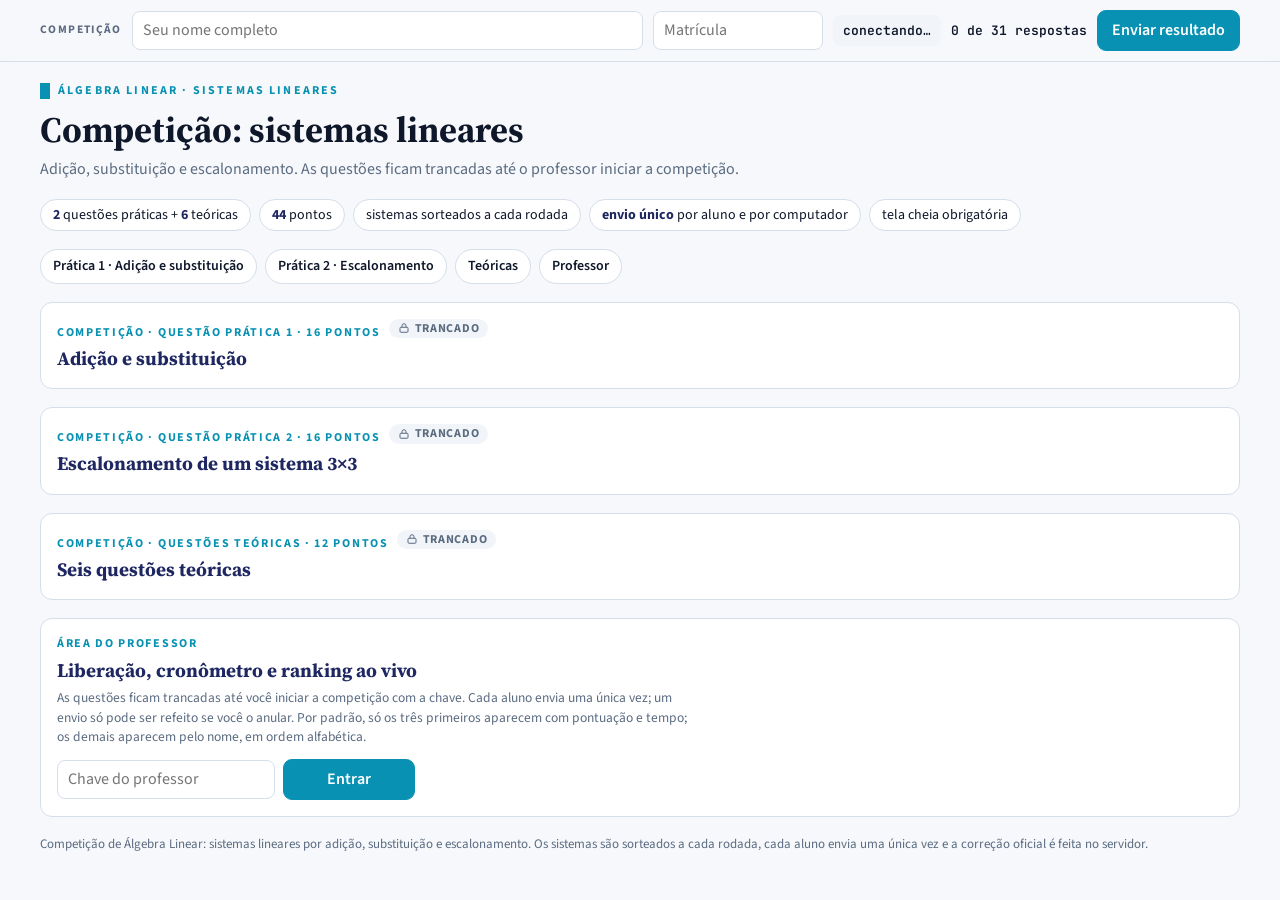
<file: atividade-01/index.html>
<!doctype html>
<html lang="pt-BR">
  <head>
    <meta charset="utf-8" />
    <meta name="viewport" content="width=device-width, initial-scale=1" />
    <title>Competição: Sistemas Lineares</title>
    <link rel="preconnect" href="https://fonts.googleapis.com" />
    <link rel="preconnect" href="https://fonts.gstatic.com" crossorigin />
    <link
      href="https://fonts.googleapis.com/css2?family=JetBrains+Mono:wght@400;600&family=Source+Serif+4:ital,opsz,wght@0,8..60,600;0,8..60,700;1,8..60,600&family=Source+Sans+3:wght@400;600;700&display=swap"
      rel="stylesheet"
    />
    <style>
      /* Layout: barra de identificação fixa; cabeçalho curto; uma seção por questão (trancada até a liberação); área do professor ao fim. Paleta da competição anterior: marinho + ciano, semânticas verde/vermelho. */
      :root {
        --bg: #f6f8fb;
        --surface: #ffffff;
        --surface-2: #f1f5f9;
        --ink: #0f172a;
        --muted: #5b6b80;
        --line: #d5dee9;
        --navy: #1e2761;
        --accent: #0891b2;
        --accent-soft: #e0f4f8;
        --c-default: #3b4a63;
        --c-compare: #f59e0b;
        --c-swap: #0891b2;
        --c-sorted: #10b981;
        --c-focus: #7c3aed;
        --c-prefix: #5b8def;
        --ok: #059669;
        --bad: #dc2626;
        --code-bg: #1e293b;
        --code-ink: #e2e8f0;
        --code-kw: #c084fc;
        --code-hl: rgba(8, 145, 178, 0.35);
        --font-display: "Source Serif 4", Georgia, "Times New Roman", serif;
        --font-body:
          "Source Sans 3", Calibri, Carlito, "Segoe UI", system-ui, sans-serif;
        --font-mono: "JetBrains Mono", Consolas, "Courier New", monospace;
        --dur: 380ms;
        color-scheme: light;
      }
      @media (prefers-color-scheme: dark) {
        :root:not([data-theme="light"]) {
          --bg: #0c1220;
          --surface: #131b2e;
          --surface-2: #1a2440;
          --ink: #e6ecf5;
          --muted: #9aa8bd;
          --line: #2a3754;
          --navy: #a9b8f5;
          --accent: #22b8d8;
          --accent-soft: #0f3240;
          --c-default: #6b7c99;
          --c-prefix: #6e9bf5;
          --code-bg: #0a1020;
          --code-hl: rgba(34, 184, 216, 0.3);
          color-scheme: dark;
        }
      }
      :root[data-theme="dark"] {
        --bg: #0c1220;
        --surface: #131b2e;
        --surface-2: #1a2440;
        --ink: #e6ecf5;
        --muted: #9aa8bd;
        --line: #2a3754;
        --navy: #a9b8f5;
        --accent: #22b8d8;
        --accent-soft: #0f3240;
        --c-default: #6b7c99;
        --c-prefix: #6e9bf5;
        --code-bg: #0a1020;
        --code-hl: rgba(34, 184, 216, 0.3);
        color-scheme: dark;
      }
      * {
        box-sizing: border-box;
      }
      html,
      body {
        margin: 0;
      }
      body {
        background: var(--bg);
        color: var(--ink);
        font-family: var(--font-body);
        font-size: 16px;
        line-height: 1.45;
      }
      button,
      input,
      select {
        font: inherit;
        color: inherit;
      }
      :focus-visible {
        outline: 3px solid var(--accent);
        outline-offset: 2px;
      }

      .wrap {
        max-width: 1240px;
        margin: 0 auto;
        padding: 20px 20px 40px;
        display: grid;
        gap: 18px;
      }
      header.top {
        display: flex;
        flex-wrap: wrap;
        align-items: end;
        justify-content: space-between;
        gap: 12px;
      }
      .eyebrow {
        font-size: 12px;
        font-weight: 700;
        letter-spacing: 0.18em;
        text-transform: uppercase;
        color: var(--accent);
        display: flex;
        align-items: center;
        gap: 8px;
      }
      .eyebrow::before {
        content: "";
        width: 10px;
        height: 16px;
        background: var(--accent);
        display: inline-block;
      }
      h1 {
        font-family: var(--font-display);
        font-size: clamp(26px, 3.4vw, 36px);
        margin: 4px 0 0;
        color: var(--ink);
        text-wrap: balance;
      }
      h2 {
        font-family: var(--font-display);
        font-size: 19px;
        margin: 0;
        color: var(--navy);
        text-wrap: balance;
      }
      .sub {
        color: var(--muted);
        margin: 2px 0 0;
      }

      .tabs {
        display: flex;
        flex-wrap: wrap;
        gap: 8px;
      }
      .seg {
        display: inline-flex;
        border: 1px solid var(--line);
        border-radius: 10px;
        overflow: hidden;
        background: var(--surface);
      }
      .seg button {
        border: 0;
        background: transparent;
        padding: 9px 16px;
        cursor: pointer;
        font-weight: 600;
        color: var(--muted);
      }
      .seg button + button {
        border-left: 1px solid var(--line);
      }
      .seg button[aria-pressed="true"] {
        background: var(--navy);
        color: var(--surface);
      }
      :root[data-theme="dark"] .seg button[aria-pressed="true"] {
        color: #0c1220;
      }
      @media (prefers-color-scheme: dark) {
        :root:not([data-theme="light"]) .seg button[aria-pressed="true"] {
          color: #0c1220;
        }
      }

      .grid {
        display: grid;
        grid-template-columns: minmax(0, 1fr) 360px;
        gap: 18px;
        align-items: start;
      }
      @media (max-width: 980px) {
        .grid {
          grid-template-columns: 1fr;
        }
      }
      .card {
        background: var(--surface);
        border: 1px solid var(--line);
        border-radius: 12px;
        padding: 16px;
        display: grid;
        gap: 12px;
        min-width: 0;
      }
      .card-head {
        display: flex;
        align-items: center;
        justify-content: space-between;
        gap: 10px;
        flex-wrap: wrap;
      }

      /* palco */
      .stage {
        position: relative;
        overflow-x: auto;
        overflow-y: hidden;
        border-radius: 10px;
        background: var(--surface-2);
        border: 1px solid var(--line);
      }
      .track {
        position: relative;
        height: 330px;
        margin: 0 auto;
      }
      .el {
        position: absolute;
        left: 0;
        top: 0;
        display: flex;
        align-items: flex-start;
        justify-content: center;
        border-radius: 6px 6px 3px 3px;
        background: var(--c-default);
        color: #fff;
        font-family: var(--font-mono);
        font-weight: 600;
        font-size: 14px;
        padding-top: 6px;
        transition:
          transform var(--dur) ease,
          background-color var(--dur) ease,
          box-shadow var(--dur) ease,
          height var(--dur) ease;
        will-change: transform;
      }
      .el.chip {
        border-radius: 6px;
        align-items: center;
        padding-top: 0;
        font-size: 16px;
      }
      .el.prefix {
        background: var(--c-prefix);
      }
      .el.sorted {
        background: var(--c-sorted);
      }
      .el.focus {
        background: var(--c-focus);
      }
      .el.cmp {
        background: var(--c-compare);
        color: #1b1300;
      }
      .el.swap {
        background: var(--c-swap);
      }
      .el.lifted {
        box-shadow: 0 10px 18px rgba(15, 23, 42, 0.28);
      }
      .idx {
        position: absolute;
        font-family: var(--font-mono);
        font-size: 12px;
        color: var(--muted);
        text-align: center;
      }
      .ptr {
        position: absolute;
        font-family: var(--font-mono);
        font-size: 12px;
        font-weight: 600;
        color: var(--accent);
        text-align: center;
        white-space: nowrap;
        transition: transform var(--dur) ease;
      }
      .ptr span {
        display: inline-block;
        padding: 1px 6px;
        border-radius: 6px;
        background: var(--accent-soft);
      }
      .ptr::before {
        content: "▲";
        display: block;
        font-size: 10px;
        line-height: 1;
      }
      .node {
        position: absolute;
        display: grid;
        grid-template-columns: 16px 1fr 16px;
        height: 44px;
        border: 1.5px solid var(--navy);
        border-radius: 6px;
        overflow: hidden;
        background: var(--surface);
      }
      .node i {
        font-style: normal;
        font-size: 12px;
        font-family: var(--font-mono);
        color: var(--muted);
        display: grid;
        place-items: center;
        background: var(--accent-soft);
      }
      .node i:first-child {
        border-right: 1px solid var(--line);
      }
      .node i:last-child {
        border-left: 1px solid var(--line);
      }
      .link {
        position: absolute;
        font-family: var(--font-mono);
        color: var(--navy);
        font-size: 18px;
        text-align: center;
        line-height: 1;
      }
      .tag {
        position: absolute;
        font-family: var(--font-mono);
        font-size: 11px;
        font-weight: 600;
        color: var(--c-compare);
        text-align: center;
      }
      .nul {
        position: absolute;
        font-family: var(--font-mono);
        font-size: 12px;
        color: var(--muted);
      }

      .legend {
        display: flex;
        flex-wrap: wrap;
        gap: 6px 14px;
        font-size: 13px;
        color: var(--muted);
      }
      .legend span {
        display: inline-flex;
        align-items: center;
        gap: 6px;
      }
      .legend b {
        width: 14px;
        height: 14px;
        border-radius: 3px;
        display: inline-block;
      }

      .msg {
        border-left: 4px solid var(--accent);
        background: var(--accent-soft);
        padding: 10px 14px;
        border-radius: 0 8px 8px 0;
        min-height: 66px;
        display: grid;
        gap: 2px;
      }
      .msg .meta {
        font-size: 12px;
        font-weight: 700;
        letter-spacing: 0.12em;
        text-transform: uppercase;
        color: var(--accent);
        font-variant-numeric: tabular-nums;
      }
      .msg p {
        margin: 0;
        font-size: 16.5px;
      }
      .msg code,
      .mono {
        font-family: var(--font-mono);
        font-size: 0.92em;
      }

      .controls {
        display: flex;
        flex-wrap: wrap;
        align-items: center;
        gap: 8px;
      }
      .btn {
        border: 1px solid var(--line);
        background: var(--surface);
        padding: 8px 14px;
        border-radius: 9px;
        cursor: pointer;
        font-weight: 600;
        display: inline-flex;
        align-items: center;
        gap: 6px;
      }
      .btn:hover {
        border-color: var(--accent);
      }
      .btn:disabled {
        opacity: 0.45;
        cursor: not-allowed;
      }
      .btn.primary {
        background: var(--accent);
        border-color: var(--accent);
        color: #fff;
        min-width: 132px;
        justify-content: center;
      }
      .btn.small {
        padding: 6px 10px;
        font-size: 14px;
      }
      .timeline {
        flex: 1 1 200px;
        display: flex;
        align-items: center;
        gap: 8px;
        min-width: 180px;
      }
      .timeline input {
        flex: 1;
        accent-color: var(--accent);
      }
      .timeline output {
        font-family: var(--font-mono);
        font-size: 13px;
        color: var(--muted);
        min-width: 70px;
        text-align: right;
        font-variant-numeric: tabular-nums;
      }
      .speed {
        display: flex;
        flex-wrap: wrap;
        align-items: center;
        gap: 8px;
      }
      .speed .label {
        font-size: 13px;
        font-weight: 700;
        color: var(--muted);
        letter-spacing: 0.08em;
        text-transform: uppercase;
      }
      .speed .seg button {
        padding: 7px 11px;
        font-size: 14px;
      }

      /* lateral */
      .code {
        background: var(--code-bg);
        color: var(--code-ink);
        border-radius: 10px;
        padding: 10px 0;
        font-family: var(--font-mono);
        font-size: 12.5px;
        overflow-x: auto;
      }
      .code div {
        padding: 2px 14px;
        white-space: pre;
        border-left: 3px solid transparent;
      }
      .code div.on {
        background: var(--code-hl);
        border-left-color: var(--c-compare);
      }
      .code .kw {
        color: var(--code-kw);
        font-weight: 600;
      }
      .stats {
        display: grid;
        grid-template-columns: repeat(3, 1fr);
        gap: 8px;
      }
      .stat {
        background: var(--surface-2);
        border: 1px solid var(--line);
        border-radius: 10px;
        padding: 8px 10px;
      }
      .stat small {
        display: block;
        font-size: 11px;
        font-weight: 700;
        letter-spacing: 0.1em;
        text-transform: uppercase;
        color: var(--muted);
      }
      .stat b {
        font-family: var(--font-mono);
        font-size: 22px;
        font-variant-numeric: tabular-nums;
      }
      .vars {
        display: flex;
        flex-wrap: wrap;
        gap: 6px;
        min-height: 30px;
      }
      .vars span {
        font-family: var(--font-mono);
        font-size: 13px;
        background: var(--surface-2);
        border: 1px solid var(--line);
        padding: 3px 8px;
        border-radius: 6px;
      }
      .cx {
        width: 100%;
        border-collapse: collapse;
        font-size: 14px;
      }
      .cx th,
      .cx td {
        border: 1px solid var(--line);
        padding: 5px 8px;
        text-align: left;
      }
      .cx th {
        background: var(--surface-2);
        font-size: 12px;
        letter-spacing: 0.06em;
        text-transform: uppercase;
        color: var(--muted);
      }
      .cx td.m {
        font-family: var(--font-mono);
      }
      .good {
        color: var(--ok);
        font-weight: 600;
      }
      .badv {
        color: var(--bad);
        font-weight: 600;
      }
      .note {
        font-size: 13.5px;
        color: var(--muted);
        margin: 0;
      }

      /* formulários */
      .form {
        display: grid;
        grid-template-columns: repeat(auto-fit, minmax(170px, 1fr));
        gap: 12px;
        align-items: end;
      }
      .field {
        display: grid;
        gap: 4px;
      }
      .field label {
        font-size: 13px;
        font-weight: 700;
        color: var(--muted);
      }
      .field input[type="text"],
      .field input[type="number"],
      .field select {
        border: 1px solid var(--line);
        background: var(--surface);
        padding: 8px 10px;
        border-radius: 8px;
        width: 100%;
      }
      .field input[type="range"] {
        accent-color: var(--accent);
        width: 100%;
      }
      .row {
        display: flex;
        flex-wrap: wrap;
        gap: 8px;
        align-items: center;
      }
      .err {
        color: var(--bad);
        font-size: 14px;
        margin: 0;
        min-height: 1.2em;
      }
      .vec {
        font-family: var(--font-mono);
        font-size: 15px;
        background: var(--surface-2);
        border: 1px dashed var(--line);
        padding: 6px 10px;
        border-radius: 8px;
        overflow-wrap: anywhere;
      }

      .two {
        display: grid;
        grid-template-columns: 1fr 1fr;
        gap: 18px;
        align-items: start;
      }
      @media (max-width: 980px) {
        .two {
          grid-template-columns: 1fr;
        }
      }
      .question {
        font-size: 16.5px;
        margin: 0;
      }
      .feedback {
        padding: 8px 12px;
        border-radius: 8px;
        font-weight: 600;
        margin: 0;
      }
      .feedback.ok {
        background: color-mix(in srgb, var(--ok) 14%, transparent);
        color: var(--ok);
      }
      .feedback.no {
        background: color-mix(in srgb, var(--bad) 12%, transparent);
        color: var(--bad);
      }
      .score {
        font-family: var(--font-mono);
        font-size: 14px;
        color: var(--muted);
        font-variant-numeric: tabular-nums;
      }
      .sheet {
        font-family: var(--font-mono);
        font-size: 13px;
        background: var(--surface-2);
        border: 1px solid var(--line);
        border-radius: 8px;
        padding: 12px;
        white-space: pre-wrap;
        max-height: 320px;
        overflow: auto;
        margin: 0;
      }
      .kbd {
        font-family: var(--font-mono);
        font-size: 12px;
        border: 1px solid var(--line);
        border-bottom-width: 2px;
        border-radius: 4px;
        padding: 0 5px;
        background: var(--surface);
      }
      footer {
        color: var(--muted);
        font-size: 13px;
      }

      @media (prefers-reduced-motion: reduce) {
        .el,
        .ptr {
          transition: none;
        }
      }

      /* ---------- competição ---------- */
      [hidden] {
        display: none !important;
      }
      .idbar {
        position: sticky;
        top: 0;
        z-index: 40;
        background: color-mix(in srgb, var(--bg) 88%, transparent);
        backdrop-filter: blur(8px);
        -webkit-backdrop-filter: blur(8px);
        border-bottom: 1px solid var(--line);
      }
      .idbar .in {
        max-width: 1240px;
        margin: 0 auto;
        padding: 10px 20px;
        display: flex;
        flex-wrap: wrap;
        gap: 8px 10px;
        align-items: center;
      }
      .idbar #who {
        flex: 1 1 200px;
      }
      .idbar #mat {
        flex: 0 1 170px;
      }
      .idbar input {
        border: 1px solid var(--line);
        background: var(--surface);
        padding: 7px 10px;
        border-radius: 8px;
        min-width: 0;
      }
      .lbl {
        font-size: 11.5px;
        font-weight: 700;
        letter-spacing: 0.12em;
        text-transform: uppercase;
        color: var(--muted);
      }
      .clock {
        font: 600 13px var(--font-mono);
        padding: 7px 10px;
        border-radius: 8px;
        background: var(--surface-2);
        white-space: nowrap;
      }
      .clock.on {
        background: color-mix(in srgb, var(--ok) 16%, transparent);
        color: var(--ok);
      }
      .clock.warn {
        background: color-mix(in srgb, var(--c-compare) 22%, transparent);
        color: #9a5b00;
      }
      .clock.end {
        background: color-mix(in srgb, var(--bad) 14%, transparent);
        color: var(--bad);
      }
      .ptsb {
        font: 600 13px var(--font-mono);
        white-space: nowrap;
      }
      .need {
        border-color: var(--bad) !important;
        box-shadow: 0 0 0 2px color-mix(in srgb, var(--bad) 25%, transparent);
      }
      .send-panel {
        display: flex;
        flex-wrap: wrap;
        gap: 10px;
        align-items: center;
        justify-content: space-between;
        padding: 10px 14px;
        border-radius: 8px;
        background: var(--surface);
        border: 1px solid var(--line);
        font-size: 15px;
      }
      .idbar .send-panel {
        max-width: 1200px;
        margin: 0 auto 10px;
      }
      .send-panel.ok {
        background: color-mix(in srgb, var(--ok) 12%, var(--surface));
        border-color: var(--ok);
      }
      .send-panel.bad {
        background: color-mix(in srgb, var(--bad) 10%, var(--surface));
        border-color: var(--bad);
      }
      nav.toc {
        display: flex;
        flex-wrap: wrap;
        gap: 8px;
      }
      nav.toc a {
        font-size: 14px;
        font-weight: 600;
        color: var(--ink);
        text-decoration: none;
        padding: 6px 12px;
        border: 1px solid var(--line);
        border-radius: 999px;
        background: var(--surface);
      }
      nav.toc a:hover {
        border-color: var(--accent);
      }
      .lab-lock {
        text-align: center;
        padding: 28px 16px;
      }
      .lab-lock h2 {
        margin-bottom: 6px;
      }

      .comp {
        scroll-margin-top: 80px;
      }
      .comp-top {
        display: flex;
        flex-wrap: wrap;
        gap: 10px;
        align-items: flex-start;
        justify-content: space-between;
      }
      .comp-head {
        display: grid;
        gap: 4px;
        max-width: 80ch;
      }
      .comp-head .num {
        font-size: 12px;
        font-weight: 700;
        letter-spacing: 0.14em;
        text-transform: uppercase;
        color: var(--accent);
      }
      .lockchip {
        display: inline-flex;
        align-items: center;
        gap: 5px;
        margin-left: 8px;
        padding: 1px 9px;
        border-radius: 999px;
        background: var(--surface-2);
        color: var(--muted);
        letter-spacing: 0.06em;
        vertical-align: 1px;
      }
      .lockchip svg {
        width: 12px;
        height: 12px;
      }
      body.liberada .lockchip {
        display: none;
      }
      body:not(.liberada) [data-comp] .comp-desc,
      body:not(.liberada) [data-comp] .comp-body {
        display: none;
      }
      .comp-body {
        display: grid;
        gap: 14px;
      }
      .cgrid {
        display: grid;
        grid-template-columns: repeat(auto-fit, minmax(min(100%, 420px), 1fr));
        gap: 14px;
        align-items: start;
      }
      .sub-card {
        background: var(--surface-2);
        border: 1px solid var(--line);
        border-radius: 10px;
        padding: 14px;
        display: grid;
        gap: 10px;
        min-width: 0;
      }
      .vrow {
        display: flex;
        flex-wrap: wrap;
        gap: 4px;
        align-items: flex-end;
      }
      .vbox {
        display: inline-flex;
        flex-direction: column;
        align-items: center;
        gap: 2px;
      }
      .vbox > b {
        min-width: 46px;
        padding: 8px 6px;
        text-align: center;
        font: 600 16px var(--font-mono);
        background: var(--surface);
        border: 1.5px solid var(--navy);
        border-radius: 6px;
      }
      .vbox small,
      .ib small.ix {
        font: 11px var(--font-mono);
        color: var(--muted);
      }
      .vname {
        font: 600 17px var(--font-mono);
        margin-right: 6px;
        align-self: center;
      }
      .ib {
        display: inline-flex;
        flex-direction: column;
        align-items: center;
        gap: 2px;
      }
      .ib input {
        width: 62px;
        text-align: center;
        font-family: var(--font-mono);
        border: 1px solid var(--line);
        background: var(--surface);
        padding: 7px 4px;
        border-radius: 7px;
      }
      .ib.wide input {
        width: 90px;
      }
      .ib.okc input {
        border-color: var(--ok);
        background: color-mix(in srgb, var(--ok) 10%, var(--surface));
      }
      .ib.badc input {
        border-color: var(--bad);
        background: color-mix(in srgb, var(--bad) 8%, var(--surface));
      }
      .gabv {
        font: 600 11px var(--font-mono);
        color: var(--muted);
        white-space: nowrap;
      }
      .ib.okc .gabv {
        color: var(--ok);
      }
      .ib.badc .gabv {
        color: var(--bad);
      }
      .qi {
        display: flex;
        flex-wrap: wrap;
        gap: 8px 12px;
        align-items: center;
        justify-content: space-between;
        padding: 8px 0;
        border-bottom: 1px dashed var(--line);
      }
      .qi:last-child {
        border-bottom: 0;
      }
      .qi > span:first-child {
        flex: 1 1 220px;
      }
      .fb {
        font-size: 15px;
        padding: 9px 12px;
        border-radius: 8px;
        background: var(--surface-2);
        min-height: 2.6em;
      }
      .fb.ok {
        background: color-mix(in srgb, var(--ok) 13%, transparent);
      }
      .fb.ok b {
        color: var(--ok);
      }
      .expts {
        font: 600 13px var(--font-mono);
      }
      .sp {
        flex: 1;
      }
      .btn.danger:hover {
        border-color: var(--bad);
        color: var(--bad);
      }
      .quiz-top {
        display: flex;
        flex-wrap: wrap;
        gap: 12px;
        align-items: center;
        justify-content: space-between;
      }
      .qscore {
        font: 600 14px var(--font-mono);
      }
      .qbar {
        flex: 1;
        min-width: 160px;
        max-width: 360px;
        height: 6px;
        border-radius: 3px;
        background: var(--surface-2);
        overflow: hidden;
      }
      .qbar i {
        display: block;
        height: 100%;
        width: 0;
        background: var(--ok);
        transition: width 0.4s;
      }
      .quiz {
        display: grid;
        grid-template-columns: repeat(auto-fit, minmax(min(100%, 380px), 1fr));
        gap: 14px;
      }
      .q {
        background: var(--surface-2);
        border: 1px solid var(--line);
        border-radius: 10px;
        padding: 14px;
        display: grid;
        gap: 10px;
        align-content: start;
      }
      .q h4 {
        margin: 0;
        font-size: 16px;
        line-height: 1.45;
      }
      .q .qn {
        font: 600 11px var(--font-mono);
        color: var(--muted);
        letter-spacing: 0.06em;
      }
      .opts {
        display: grid;
        gap: 6px;
      }
      .opts button {
        text-align: left;
        font-size: 15px;
        padding: 8px 12px;
        border-radius: 8px;
        border: 1px solid var(--line);
        background: var(--surface);
        cursor: pointer;
        line-height: 1.4;
      }
      .opts button:hover:not([disabled]) {
        border-color: var(--accent);
      }
      .opts button[disabled] {
        cursor: default;
      }
      .opts button.right {
        border-color: var(--ok);
        background: color-mix(in srgb, var(--ok) 13%, var(--surface));
      }
      .opts button.wrong {
        border-color: var(--bad);
        background: color-mix(in srgb, var(--bad) 10%, var(--surface));
      }
      .q .why {
        font-size: 14.5px;
        border-left: 3px solid var(--ok);
        padding-left: 10px;
      }
      .q .why.miss {
        border-left-color: var(--bad);
      }

      .rk-bar {
        display: flex;
        flex-wrap: wrap;
        gap: 8px;
        align-items: center;
      }
      .rk-bar input[type="password"],
      .rk-bar input[type="number"] {
        border: 1px solid var(--line);
        background: var(--surface);
        padding: 7px 10px;
        border-radius: 8px;
      }
      .rk-status {
        font-size: 14px;
        color: var(--muted);
      }
      .state-chip {
        font: 600 12px var(--font-mono);
        letter-spacing: 0.06em;
        text-transform: uppercase;
        padding: 5px 10px;
        border-radius: 999px;
        background: var(--surface-2);
      }
      .state-chip.on {
        background: color-mix(in srgb, var(--ok) 18%, transparent);
        color: var(--ok);
      }
      .state-chip.end {
        background: color-mix(in srgb, var(--bad) 15%, transparent);
        color: var(--bad);
      }
      .bigclock {
        font: 700 clamp(28px, 4vw, 42px) var(--font-mono);
        letter-spacing: -0.02em;
        font-variant-numeric: tabular-nums;
      }
      .rk-grid {
        display: grid;
        grid-template-columns: minmax(0, 1.6fr) minmax(0, 1fr);
        gap: 16px;
        align-items: start;
      }
      @media (max-width: 980px) {
        .rk-grid {
          grid-template-columns: 1fr;
        }
      }
      .rk-table {
        width: 100%;
        border-collapse: collapse;
        font-size: 14.5px;
      }
      .rk-table th,
      .rk-table td {
        padding: 7px 9px;
        border-bottom: 1px solid var(--line);
        text-align: left;
      }
      .rk-table th {
        font: 600 11px var(--font-mono);
        letter-spacing: 0.06em;
        text-transform: uppercase;
        color: var(--muted);
      }
      .rk-table td.n {
        font-family: var(--font-mono);
        font-size: 13.5px;
        text-align: right;
        white-space: nowrap;
      }
      .rk-table tr.flash td {
        animation: flash 2.4s;
      }
      .tblwrap {
        overflow-x: auto;
      }
      @keyframes flash {
        0% {
          background: color-mix(in srgb, var(--c-compare) 35%, transparent);
        }
        100% {
          background: transparent;
        }
      }
      .medal {
        display: inline-flex;
        width: 24px;
        height: 24px;
        border-radius: 50%;
        align-items: center;
        justify-content: center;
        font: 700 12px var(--font-mono);
        background: var(--surface-2);
        flex: none;
      }
      .medal.g1 {
        background: #f2c94c;
        color: #3a2c00;
      }
      .medal.g2 {
        background: #c9ced6;
        color: #222;
      }
      .medal.g3 {
        background: #d99a5b;
        color: #2a1600;
      }
      .podio {
        display: grid;
        gap: 8px;
      }
      .podio .pd {
        display: grid;
        grid-template-columns: auto minmax(0, 1fr) auto auto;
        gap: 12px;
        align-items: center;
        padding: 10px 12px;
        border-radius: 9px;
        background: var(--surface-2);
      }
      .podio .pd .nm {
        font-weight: 700;
        overflow: hidden;
        text-overflow: ellipsis;
        white-space: nowrap;
      }
      .podio .pd .n {
        font-family: var(--font-mono);
        font-size: 13.5px;
        white-space: nowrap;
      }
      .podio .pd.flash {
        animation: flash 2.4s;
      }
      .nomes {
        display: flex;
        flex-wrap: wrap;
        gap: 6px;
        margin-top: 4px;
      }
      .nomes span {
        padding: 4px 11px;
        border-radius: 999px;
        background: var(--surface-2);
        font-size: 14px;
      }
      .feed {
        list-style: none;
        margin: 0;
        padding: 0;
        display: grid;
        gap: 5px;
        max-height: 420px;
        overflow: auto;
      }
      .feed li {
        display: flex;
        gap: 8px;
        justify-content: space-between;
        align-items: center;
        padding: 6px 9px;
        border-radius: 7px;
        background: var(--surface-2);
        font-size: 14px;
      }
      .feed li.new {
        animation: flash 2.4s;
      }
      .feed .t {
        font: 600 12px var(--font-mono);
        color: var(--muted);
      }
      .tag-ok,
      .tag-late,
      .tag-bl {
        font: 600 11px var(--font-mono);
        padding: 2px 7px;
        border-radius: 999px;
        white-space: nowrap;
      }
      .tag-ok {
        background: color-mix(in srgb, var(--ok) 16%, transparent);
        color: var(--ok);
      }
      .tag-late {
        background: color-mix(in srgb, var(--bad) 14%, transparent);
        color: var(--bad);
      }
      .tag-bl {
        background: var(--bad);
        color: #fff;
      }
      .telao {
        position: fixed;
        inset: 0;
        z-index: 100;
        background: var(--bg);
        overflow: auto;
        padding: clamp(16px, 3vw, 40px);
      }
      .telao-top {
        display: flex;
        flex-wrap: wrap;
        gap: 16px;
        align-items: center;
        justify-content: space-between;
        margin-bottom: 18px;
      }
      .telao h2 {
        font-size: clamp(24px, 3vw, 38px);
      }
      .telao .bigclock {
        font-size: clamp(40px, 7vw, 80px);
      }
      .tl-list {
        list-style: none;
        margin: 0;
        padding: 0;
        display: grid;
        gap: 8px;
      }
      .tl-list li {
        display: grid;
        grid-template-columns: 56px minmax(0, 1fr) auto auto;
        gap: 16px;
        align-items: center;
        padding: 12px 18px;
        border-radius: 12px;
        background: var(--surface);
        border: 1px solid var(--line);
        font-size: clamp(16px, 2vw, 22px);
      }
      .tl-list li .nm {
        font-weight: 700;
        overflow: hidden;
        text-overflow: ellipsis;
        white-space: nowrap;
      }
      .tl-list li .sc {
        font: 700 1.05em var(--font-mono);
      }
      .tl-list li .tm {
        font: 600 0.8em var(--font-mono);
        color: var(--muted);
      }
      .tl-list li.up {
        box-shadow: 0 0 0 3px var(--ok);
      }
      .tl-list .medal {
        width: 40px;
        height: 40px;
        font-size: 16px;
      }
      .tl-nomes {
        margin-top: 22px;
      }
      .tl-nomes .nomes span {
        font-size: clamp(15px, 1.6vw, 19px);
        padding: 6px 14px;
        background: var(--surface);
        border: 1px solid var(--line);
      }
      .tl-ticker {
        margin-top: 16px;
        color: var(--muted);
        min-height: 1.6em;
      }
      .gate {
        position: fixed;
        inset: 0;
        z-index: 200;
        background: var(--bg);
        display: grid;
        place-items: center;
        padding: 16px;
        overflow: auto;
      }
      .gate-box {
        max-width: 580px;
        width: 100%;
        background: var(--surface);
        border: 1px solid var(--line);
        border-radius: 14px;
        padding: clamp(18px, 4vw, 28px);
        display: grid;
        gap: 14px;
      }
      .gate-box p {
        margin: 0;
      }
      .gate-box ul {
        margin: 0;
        padding-left: 1.2em;
        display: grid;
        gap: 4px;
      }
      .gate-box .row input {
        flex: 1 1 180px;
        border: 1px solid var(--line);
        background: var(--surface);
        padding: 8px 10px;
        border-radius: 8px;
      }
      .gate-box details {
        font-size: 14px;
        color: var(--muted);
      }
      .gate-box summary {
        cursor: pointer;
      }
      .alerta {
        padding: 10px 12px;
        border-radius: 8px;
        background: color-mix(in srgb, var(--bad) 11%, transparent);
        border: 1px solid var(--bad);
      }
      .alerta b {
        color: var(--bad);
      }
      body.gate-on {
        overflow: hidden;
      }
      @media (max-width: 720px) {
        .idbar {
          position: static;
        }
      }
      @media (max-width: 460px) {
        .podio .pd {
          grid-template-columns: auto minmax(0, 1fr) auto;
        }
        .podio .pd .tmx {
          display: none;
        }
        .ib input {
          width: 54px;
        }
      }
      @media (prefers-reduced-motion: reduce) {
        .rk-table tr.flash td,
        .feed li.new,
        .podio .pd.flash {
          animation: none;
        }
      }

      /* ---------- sistemas lineares ---------- */
      .stage {
        display: flex;
        flex-wrap: wrap;
        gap: 14px 22px;
        align-items: center;
        justify-content: center;
        padding: 14px 12px;
        border-radius: 10px;
        background: var(--surface);
        border: 1px solid var(--line);
        overflow-x: auto;
      }
      .sys {
        display: inline-grid;
        gap: 4px;
        border-left: 2px solid var(--ink);
        border-radius: 14px 0 0 14px;
        padding: 6px 6px 6px 14px;
        font: 600 17px var(--font-mono);
        white-space: nowrap;
      }
      .sys i,
      .calc i,
      .linha i,
      .qi i {
        font-family: var(--font-display);
        font-style: italic;
        font-weight: 600;
      }
      .eqn {
        font: 600 12px var(--font-mono);
        color: var(--muted);
        margin-right: 6px;
      }
      .augw {
        display: inline-flex;
        align-items: center;
        gap: 8px;
      }
      .augn {
        font: 600 15px var(--font-mono);
      }
      .aug {
        display: inline-grid;
        grid-template-columns: repeat(var(--n), auto);
        gap: 2px 4px;
        padding: 4px 12px;
        position: relative;
        font: 600 15px var(--font-mono);
      }
      .aug::before,
      .aug::after {
        content: "";
        position: absolute;
        top: 0;
        bottom: 0;
        width: 7px;
        border: 2px solid var(--ink);
      }
      .aug::before {
        left: 0;
        border-right: 0;
      }
      .aug::after {
        right: 0;
        border-left: 0;
      }
      .aug > span {
        min-width: 2.2em;
        text-align: right;
        padding: 2px 4px;
      }
      .aug > span.rhs {
        border-left: 1.5px dashed var(--muted);
        margin-left: 6px;
        padding-left: 10px;
      }
      .arr {
        font: 600 12px/1.5 var(--font-mono);
        color: var(--accent);
        text-align: center;
      }
      .linha {
        display: flex;
        flex-wrap: wrap;
        gap: 6px;
        align-items: flex-start;
        font: 600 15px var(--font-mono);
      }
      .linha .ln {
        min-width: 2.4em;
        padding-top: 8px;
      }
      .linha .lt {
        display: inline-flex;
        align-items: flex-start;
        gap: 3px;
      }
      .linha .lt i {
        padding-top: 8px;
      }
      .linha .lt.zero {
        color: var(--muted);
        padding-top: 8px;
      }
      .linha .op {
        padding-top: 8px;
        color: var(--muted);
      }
      .ib.sm input {
        width: 64px;
      }
      .qi .row {
        gap: 6px;
        font: 600 15px var(--font-mono);
      }
      .pt {
        font: 600 12px var(--font-mono);
        color: var(--accent);
        white-space: nowrap;
      }
      .sol {
        border-left: 3px solid var(--ok);
        padding: 6px 0 6px 12px;
        display: grid;
        gap: 8px;
        font-size: 15px;
      }
      .sol p {
        margin: 0;
      }
      .calc {
        font: 600 14.5px/1.8 var(--font-mono);
        padding: 8px 12px;
        background: var(--surface);
        border: 1px solid var(--line);
        border-radius: 8px;
        overflow-x: auto;
      }
      .rules {
        display: flex;
        flex-wrap: wrap;
        gap: 8px;
      }
      .rules span {
        font-size: 14px;
        padding: 5px 12px;
        border-radius: 999px;
        background: var(--surface);
        border: 1px solid var(--line);
      }
      .rules b {
        color: var(--navy);
      }
    </style>
  </head>
  <body>
    <div class="idbar" id="idbar">
      <div class="in">
        <span class="lbl">Competição</span>
        <input
          id="who"
          type="text"
          placeholder="Seu nome completo"
          autocomplete="name"
          aria-label="Seu nome completo"
          maxlength="80"
        />
        <input
          id="mat"
          type="text"
          placeholder="Matrícula"
          aria-label="Matrícula"
          maxlength="30"
        />
        <span class="clock" id="clock">conectando…</span>
        <span class="ptsb" id="pts">0 de 31 respostas</span>
        <button class="btn primary" id="send" type="button">
          Enviar resultado
        </button>
      </div>
      <div class="send-panel" id="sendp" hidden aria-live="polite"></div>
    </div>
    <div class="wrap">
      <header class="top">
        <div>
          <div class="eyebrow">Álgebra Linear · Sistemas Lineares</div>
          <h1>Competição: sistemas lineares</h1>
          <p class="sub">
            Adição, substituição e escalonamento. As questões ficam trancadas
            até o professor iniciar a competição.
          </p>
        </div>
      </header>
      <div class="rules" aria-label="Regras">
        <span><b>2</b> questões práticas + <b>6</b> teóricas</span>
        <span><b>44</b> pontos</span>
        <span>sistemas sorteados a cada rodada</span>
        <span><b>envio único</b> por aluno e por computador</span>
        <span>tela cheia obrigatória</span>
      </div>
      <nav class="toc" aria-label="Seções">
        <a href="#c1">Prática 1 · Adição e substituição</a>
        <a href="#c2">Prática 2 · Escalonamento</a>
        <a href="#c3">Teóricas</a>
        <a href="#prof">Professor</a>
      </nav>

      <section class="card comp" id="c1" data-comp>
        <div class="comp-top">
          <div class="comp-head">
            <span class="num"
              >Competição · Questão prática 1 · 16 pontos<span class="lockchip"
                >trancado</span
              ></span
            >
            <h2>Adição e substituição</h2>
          </div>
        </div>
        <p class="note comp-desc">
          Dois sistemas 2×2: o primeiro pelo método da adição, o segundo pelo
          método da substituição. Os pontos de cada campo estão indicados ao
          lado dele.
        </p>
        <div class="comp-body" data-ex="p1"></div>
      </section>
      <section class="card comp" id="c2" data-comp>
        <div class="comp-top">
          <div class="comp-head">
            <span class="num"
              >Competição · Questão prática 2 · 16 pontos<span class="lockchip"
                >trancado</span
              ></span
            >
            <h2>Escalonamento de um sistema 3×3</h2>
          </div>
        </div>
        <p class="note comp-desc">
          Escalone o sistema com as operações indicadas e resolva por
          substituição de baixo para cima. Cada coeficiente das linhas vale 1
          ponto.
        </p>
        <div class="comp-body" data-ex="p2"></div>
      </section>
      <section class="card comp" id="c3" data-comp>
        <div class="comp-top">
          <div class="comp-head">
            <span class="num"
              >Competição · Questões teóricas · 12 pontos<span class="lockchip"
                >trancado</span
              ></span
            >
            <h2>Seis questões teóricas</h2>
          </div>
        </div>
        <p class="note comp-desc">
          Cada questão vale 2 pontos. Só a primeira resposta conta: pense antes
          de clicar.
        </p>
        <div class="comp-body">
          <div class="quiz-top">
            <span class="qscore" id="q-score"></span>
            <div class="qbar"><i id="q-bar"></i></div>
          </div>
          <div class="quiz" id="quiz"></div>
        </div>
      </section>

      <section class="card comp" id="prof">
        <div class="comp-top">
          <div class="comp-head">
            <span class="num">Área do professor</span>
            <h2>Liberação, cronômetro e ranking ao vivo</h2>
            <p class="note">
              As questões ficam trancadas até você iniciar a competição com a
              chave. Cada aluno envia uma única vez; um envio só pode ser
              refeito se você o anular. Por padrão, só os três primeiros
              aparecem com pontuação e tempo; os demais aparecem pelo nome, em
              ordem alfabética.
            </p>
          </div>
        </div>
        <form class="rk-bar" id="pf-form">
          <input
            type="password"
            id="pf-key"
            placeholder="Chave do professor"
            autocomplete="current-password"
            aria-label="Chave do professor"
          />
          <button class="btn primary" type="submit">Entrar</button>
          <span class="rk-status" id="pf-status" aria-live="polite"></span>
        </form>
        <div id="pf-panel" hidden>
          <div
            class="rk-bar"
            style="justify-content: space-between; margin-top: 6px"
          >
            <div class="row">
              <span class="state-chip" id="pf-state">—</span
              ><span class="bigclock" id="pf-clock">--:--</span>
            </div>
            <div class="row">
              <label class="row note" for="pf-auto"
                ><input type="checkbox" id="pf-auto" checked /> atualizar a cada
                5 s</label
              >
              <button class="btn" type="button" id="pf-refresh">
                Atualizar agora
              </button>
              <button class="btn primary" type="button" id="pf-telao">
                Abrir telão
              </button>
            </div>
          </div>
          <div class="rk-bar" style="margin-top: 12px">
            <span id="pf-start-g" class="row"
              ><label for="pf-min" class="note">Duração</label
              ><input
                type="number"
                id="pf-min"
                min="1"
                max="600"
                value="30"
                style="width: 84px"
              /><span class="note">min</span
              ><button class="btn primary" type="button" id="pf-start">
                Iniciar competição
              </button></span
            >
            <span id="pf-run-g" class="row"
              ><button class="btn" type="button" id="pf-plus">+5 min</button
              ><button class="btn danger" type="button" id="pf-stop">
                Encerrar agora
              </button></span
            >
            <span class="sp"></span>
            <button class="btn danger" type="button" id="pf-new">
              Nova competição
            </button>
          </div>
          <div
            class="send-panel"
            id="pf-confirm"
            hidden
            style="margin-top: 10px"
          ></div>
          <div class="rk-grid" style="margin-top: 14px">
            <div class="sub-card">
              <div class="row" style="justify-content: space-between">
                <h2 style="font-size: 17px">Ranking</h2>
                <div class="row">
                  <span class="note" id="pf-count"></span
                  ><button
                    class="btn small"
                    type="button"
                    id="pf-full"
                    aria-pressed="false"
                  >
                    Mostrar pontuação de todos
                  </button>
                </div>
              </div>
              <div id="pf-rank"></div>
              <div id="pf-late"></div>
              <div id="pf-bloq"></div>
              <div id="pf-sus"></div>
            </div>
            <div class="sub-card">
              <h2 style="font-size: 17px">Envios em tempo real</h2>
              <ul class="feed" id="pf-feed"></ul>
            </div>
          </div>
        </div>
      </section>

      <footer>
        Competição de Álgebra Linear: sistemas lineares por adição, substituição
        e escalonamento. Os sistemas são sorteados a cada rodada, cada aluno
        envia uma única vez e a correção oficial é feita no servidor.
      </footer>
    </div>

    <div class="telao" id="telao" hidden>
      <div class="telao-top">
        <div>
          <span class="lbl">Competição · Sistemas Lineares</span>
          <h2>Ranking ao vivo</h2>
        </div>
        <div class="row">
          <span class="state-chip" id="tl-state">—</span
          ><span class="bigclock" id="tl-clock">--:--</span>
        </div>
        <button class="btn" type="button" id="tl-close">
          Fechar telão (Esc)
        </button>
      </div>
      <ol class="tl-list" id="tl-list"></ol>
      <div class="tl-nomes" id="tl-nomes"></div>
      <div class="tl-ticker" id="tl-ticker"></div>
    </div>
    <div
      class="gate"
      id="gate"
      hidden
      role="dialog"
      aria-modal="true"
      aria-labelledby="g-titulo"
    >
      <div class="gate-box">
        <span class="lbl">Competição · Sistemas Lineares</span>
        <h2 id="g-titulo">A competição começou</h2>
        <p>
          A prova é feita em tela cheia. Seu envio é <b>bloqueado</b>, e você
          fica fora do ranking, se:
        </p>
        <ul>
          <li>sair da tela cheia;</li>
          <li>trocar de aba ou de janela, ou abrir outro aplicativo;</li>
          <li>minimizar o navegador;</li>
          <li>tentar colar algo (Ctrl+V).</li>
        </ul>
        <p>
          <b>O envio é único:</b> cada aluno (nome e matrícula) e cada
          computador enviam uma única vez.
        </p>
        <p class="note">
          Atualizar a página não bloqueia: basta voltar à tela cheia.
        </p>
        <div class="alerta" id="g-bloq" hidden></div>
        <div class="row" id="g-dados">
          <input
            id="g-who"
            type="text"
            placeholder="Seu nome completo"
            autocomplete="name"
            maxlength="80"
            aria-label="Seu nome completo"
          /><input
            id="g-mat"
            type="text"
            placeholder="Matrícula"
            maxlength="30"
            aria-label="Matrícula"
          />
        </div>
        <button class="btn primary" type="button" id="g-go">
          Entrar em tela cheia e começar
        </button>
        <p class="note" id="g-msg" aria-live="polite"></p>
        <details id="g-prof">
          <summary>Sou o professor</summary>
          <form class="row" id="g-pf" style="margin-top: 8px">
            <input
              type="password"
              id="g-key"
              placeholder="Chave do professor"
              autocomplete="current-password"
              aria-label="Chave do professor"
            /><button class="btn" type="submit">Entrar</button
            ><span id="g-pfmsg"></span>
          </form>
        </details>
      </div>
    </div>

    <script>
      (() => {
        "use strict";
        const cq = (s, r = document) => r.querySelector(s),
          cqa = (s, r = document) => [...r.querySelectorAll(s)];
        const reduce = matchMedia("(prefers-reduced-motion: reduce)").matches;
        const esc = (s) =>
          String(s).replace(
            /[&<>"]/g,
            (c) =>
              ({ "&": "&amp;", "<": "&lt;", ">": "&gt;", '"': "&quot;" })[c],
          );

        /* ===== MOTOR SISTEMAS LINEARES: idêntico na página e no Apps Script (sorteia os sistemas da rodada e corrige as respostas) ===== */
        var SL_QUIZ_N = 6;
        var SL_QUIZ_PTS = 2;
        /* Pontos de cada campo. Linhas (vetores) valem o peso em cada posição. Total: 16 + 16 + 12 = 44. */
        var SL_PESOS = {
          p1: {
            k: 2,
            A1: 1,
            B1: 1,
            y1: 2,
            x1: 2,
            p: 1,
            q: 1,
            A2: 1,
            B2: 1,
            y2: 2,
            x2: 2,
          },
          p2: {
            m21: 1,
            m31: 1,
            L2: 1,
            L3: 1,
            m32: 1,
            L3b: 1,
            z: 1,
            y: 2,
            x: 2,
          },
        };
        function sRng_(seed) {
          var a = seed >>> 0;
          return function () {
            a |= 0;
            a = (a + 0x6d2b79f5) | 0;
            var t = Math.imul(a ^ (a >>> 15), 1 | a);
            t = (t + Math.imul(t ^ (t >>> 7), 61 | t)) ^ t;
            return ((t ^ (t >>> 14)) >>> 0) / 4294967296;
          };
        }
        function sInt_(rnd, a, b) {
          return a + Math.floor(rnd() * (b - a + 1));
        }
        function sNz_(rnd, a, b) {
          var v;
          do {
            v = sInt_(rnd, a, b);
          } while (v === 0);
          return v;
        }
        function sEscolhe_(rnd, l) {
          return l[Math.floor(rnd() * l.length)];
        }

        /* Adição: multiplicar (I) por k e somar com (II) elimina x, porque a2 = −k·a1. */
        function sAdicao_(rnd) {
          for (var t = 0; t < 1000; t++) {
            var x = sNz_(rnd, -6, 7),
              y = sNz_(rnd, -6, 7);
            var a1 = sEscolhe_(rnd, [1, 2, 3, -1, -2]),
              b1 = sNz_(rnd, -5, 5),
              k = sEscolhe_(rnd, [-4, -3, -2, 2, 3, 4]);
            var a2 = -k * a1,
              b2 = sNz_(rnd, -5, 6),
              A = k * b1 + b2;
            if (x === y || Math.abs(A) < 2 || Math.abs(a2) > 9) continue;
            var c1 = a1 * x + b1 * y,
              c2 = a2 * x + b2 * y;
            if (Math.abs(c1) > 50 || Math.abs(c2) > 60 || c1 === 0 || c2 === 0)
              continue;
            return {
              L: [
                [a1, b1, c1],
                [a2, b2, c2],
              ],
              x: x,
              y: y,
              k: k,
              A: A,
              B: k * c1 + c2,
            };
          }
          return {
            L: [
              [2, 3, 1],
              [-6, 1, 17],
            ],
            x: -2,
            y: 5,
            k: 3,
            A: 10,
            B: 20,
          };
        }
        /* Substituição: (I) é x + b1·y = c1, então x = p + q·y com p = c1 e q = −b1. */
        function sSubst_(rnd) {
          for (var t = 0; t < 1000; t++) {
            var x = sNz_(rnd, -6, 7),
              y = sNz_(rnd, -6, 7),
              b1 = sNz_(rnd, -5, 5),
              a2 = sEscolhe_(rnd, [2, 3, 4, 5, -2, -3]),
              b2 = sNz_(rnd, -5, 6);
            var c1 = x + b1 * y,
              c2 = a2 * x + b2 * y,
              p = c1,
              q = -b1,
              A = a2 * q + b2,
              B = c2 - a2 * p;
            if (
              x === y ||
              A === 0 ||
              Math.abs(A) === 1 ||
              c1 === 0 ||
              c2 === 0 ||
              Math.abs(c2) > 60 ||
              Math.abs(B) > 99
            )
              continue;
            return {
              L: [
                [1, b1, c1],
                [a2, b2, c2],
              ],
              x: x,
              y: y,
              p: p,
              q: q,
              A: A,
              B: B,
            };
          }
          return {
            L: [
              [1, -2, -1],
              [3, 1, 18],
            ],
            x: 5,
            y: 3,
            p: -1,
            q: 2,
            A: 7,
            B: 21,
          };
        }
        /* Escalonamento 3×3 sem troca de linhas: A = L·U com multiplicadores inteiros e pivô a11 = 1. */
        function sEscal_(rnd) {
          for (var t = 0; t < 2000; t++) {
            var m21 = sNz_(rnd, -3, 3),
              m31 = sNz_(rnd, -3, 3),
              m32 = sNz_(rnd, -3, 3);
            var u12 = sInt_(rnd, -3, 3),
              u13 = sInt_(rnd, -3, 3),
              u22 = sEscolhe_(rnd, [1, -1, 2, -2]),
              u23 = sInt_(rnd, -3, 3),
              u33 = sNz_(rnd, -3, 4);
            var A = [
              [1, u12, u13],
              [m21, m21 * u12 + u22, m21 * u13 + u23],
              [m31, m31 * u12 + m32 * u22, m31 * u13 + m32 * u23 + u33],
            ];
            var x = sInt_(rnd, -4, 5),
              y = sInt_(rnd, -4, 5),
              z = sNz_(rnd, -4, 5),
              ok = true,
              i,
              j;
            for (i = 0; i < 3; i++)
              for (j = 0; j < 3; j++) if (Math.abs(A[i][j]) > 9) ok = false;
            if (!ok || (x === y && y === z) || (u12 === 0 && u13 === 0))
              continue;
            var b = A.map(function (r) {
              return r[0] * x + r[1] * y + r[2] * z;
            });
            if (
              b.some(function (v) {
                return Math.abs(v) > 45;
              })
            )
              continue;
            var b2 = b[1] - m21 * b[0],
              b3 = b[2] - m31 * b[0],
              b3b = b3 - m32 * b2;
            return {
              L: A.map(function (r, i) {
                return r.concat([b[i]]);
              }),
              x: x,
              y: y,
              z: z,
              m21: m21,
              m31: m31,
              m32: m32,
              L2: [u22, u23, b2],
              L3: [m32 * u22, m32 * u23 + u33, b3],
              L3b: [u33, b3b],
            };
          }
          return {
            L: [
              [1, 1, 1, 6],
              [2, 3, 1, 11],
              [1, 3, 4, 19],
            ],
            x: 1,
            y: 2,
            z: 3,
            m21: 2,
            m31: 1,
            m32: 2,
            L2: [1, -1, -1],
            L3: [2, 3, 13],
            L3b: [5, 15],
          };
        }
        function sExercicios_(semente) {
          var rnd = sRng_((semente ^ 0x51d7e3) >>> 0);
          return {
            p1: { ad: sAdicao_(rnd), sb: sSubst_(rnd) },
            p2: { es: sEscal_(rnd) },
          };
        }
        function sGabarito_(ex) {
          var ad = ex.p1.ad,
            sb = ex.p1.sb,
            es = ex.p2.es;
          return {
            p1: {
              k: ad.k,
              A1: ad.A,
              B1: ad.B,
              y1: ad.y,
              x1: ad.x,
              p: sb.p,
              q: sb.q,
              A2: sb.A,
              B2: sb.B,
              y2: sb.y,
              x2: sb.x,
            },
            p2: {
              m21: es.m21,
              m31: es.m31,
              L2: es.L2,
              L3: es.L3,
              m32: es.m32,
              L3b: es.L3b,
              z: es.z,
              y: es.y,
              x: es.x,
            },
          };
        }
        function sNum_(v) {
          if (v === null || v === undefined || v === "") return null;
          var n = Number(v);
          return isFinite(n) ? n : null;
        }
        /** Correção: compara cada campo com o gabarito; questões teóricas guardam o índice original da alternativa (0 é a certa). */
        function sCorrige_(semente, resp) {
          resp = resp || {};
          var g = sGabarito_(sExercicios_(semente)),
            pontos = 0,
            max = 0,
            det = { p1: 0, p2: 0, quiz: 0 };
          for (var e in SL_PESOS) {
            var r = resp[e] || {};
            for (var k in SL_PESOS[e]) {
              var w = SL_PESOS[e][k],
                gv = g[e][k];
              if (Object.prototype.toString.call(gv) === "[object Array]") {
                var rv =
                  Object.prototype.toString.call(r[k]) === "[object Array]"
                    ? r[k]
                    : [];
                for (var i = 0; i < gv.length; i++) {
                  max += w;
                  if (sNum_(rv[i]) === gv[i]) {
                    pontos += w;
                    det[e] += w;
                  }
                }
              } else {
                max += w;
                if (sNum_(r[k]) === gv) {
                  pontos += w;
                  det[e] += w;
                }
              }
            }
          }
          var qz = resp.quiz || {};
          for (var q = 0; q < SL_QUIZ_N; q++) {
            max += SL_QUIZ_PTS;
            if (qz["q" + q] === 0) {
              pontos += SL_QUIZ_PTS;
              det.quiz += SL_QUIZ_PTS;
            }
          }
          return { pontos: pontos, max: max, det: det };
        }
        /* ===== fim do motor ===== */

        const LOCK_SVG =
          '<svg viewBox="0 0 24 24" fill="none" stroke="currentColor" stroke-width="2" aria-hidden="true"><rect x="4" y="10.5" width="16" height="10" rx="2"/><path d="M8 10.5V7.5a4 4 0 0 1 8 0v3"/></svg>';
        cqa(".lockchip").forEach((c) => {
          c.innerHTML = LOCK_SVG + "trancado";
        });

        /* ================= Competição: configuração ================= */
        // 1) Cole aqui a URL do App da Web do Google Apps Script (termina em /exec):
        const SCRIPT_URL =
          "https://script.google.com/macros/s/AKfycbyQB7oDZfWLDCSp_wR_iAgBPgosiB_Rp2pD1ZFhqNR2-uzOkBxRKo3yDfCsibQTva9K/exec";
        // 2) Identificação da turma, gravada junto com cada envio:
        const TURMA = "ALGEBRA";
        const CONFIGURED =
          /^https:\/\/script\.google(usercontent)?\.com\/.+\/exec$/.test(
            SCRIPT_URL,
          );
        const SEMENTE_TESTE = 20261119;
        const uuid = () =>
          window.crypto && crypto.randomUUID
            ? crypto.randomUUID()
            : "x" +
              Date.now().toString(36) +
              Math.random().toString(36).slice(2);
        const mmss = (s) => {
          s = Math.max(0, Math.round(s));
          const h = Math.floor(s / 3600),
            m = Math.floor((s % 3600) / 60),
            x = s % 60;
          return (
            (h
              ? h + ":" + String(m).padStart(2, "0")
              : String(m).padStart(2, "0")) +
            ":" +
            String(x).padStart(2, "0")
          );
        };
        const hora = (iso) => {
          try {
            return new Date(iso).toLocaleTimeString("pt-BR");
          } catch (_) {
            return "";
          }
        };
        const fmtV = (a) => "[" + a.join(", ") + "]";

        /* ---------- identificação do dispositivo (o Apps Script não recebe o IP) ----------
   DEV: identificador aleatório gravado em três lugares (localStorage, cookie e IndexedDB):
        apagar um deles não basta para "virar outro computador".
   IMPRESSAO: resumo das características do navegador e da máquina; serve só para
        alertar o professor, porque computadores idênticos de laboratório podem coincidir. */
        const DEV_KEY = "sistemas-dispositivo";
        function lerCookie(n) {
          try {
            const m = document.cookie.match(
              new RegExp("(?:^|; )" + n + "=([^;]*)"),
            );
            return m ? decodeURIComponent(m[1]) : null;
          } catch (_) {
            return null;
          }
        }
        function idbOpen() {
          return new Promise((ok, no) => {
            try {
              const r = indexedDB.open("sistemas", 1);
              r.onupgradeneeded = () => r.result.createObjectStore("kv");
              r.onsuccess = () => ok(r.result);
              r.onerror = () => no(r.error);
            } catch (e) {
              no(e);
            }
          });
        }
        function idbGet() {
          return idbOpen()
            .then(
              (db) =>
                new Promise((ok) => {
                  const t = db.transaction("kv").objectStore("kv").get("dev");
                  t.onsuccess = () => ok(t.result || null);
                  t.onerror = () => ok(null);
                }),
            )
            .catch(() => null);
        }
        function idbPut(id) {
          idbOpen()
            .then((db) => {
              db.transaction("kv", "readwrite")
                .objectStore("kv")
                .put(id, "dev");
            })
            .catch(() => {});
        }
        function gravaDev(id) {
          try {
            localStorage.setItem(DEV_KEY, id);
          } catch (_) {}
          try {
            document.cookie = `${DEV_KEY}=${encodeURIComponent(id)}; max-age=31536000; path=/; SameSite=Lax`;
          } catch (_) {}
          idbPut(id);
        }
        let DEV = (() => {
          let v = null;
          try {
            v = localStorage.getItem(DEV_KEY);
          } catch (_) {}
          return v || lerCookie(DEV_KEY);
        })();
        const devPronto = (async () => {
          if (!DEV) DEV = await idbGet();
          if (!DEV) DEV = "d-" + uuid();
          gravaDev(DEV);
          return DEV;
        })();
        function fnv(s) {
          let h1 = 0x811c9dc5,
            h2 = 0x9747b28c;
          for (let i = 0; i < s.length; i++) {
            const c = s.charCodeAt(i);
            h1 = Math.imul(h1 ^ c, 16777619);
            h2 = Math.imul(h2 ^ c, 2246822519);
          }
          return (
            (h1 >>> 0).toString(16).padStart(8, "0") +
            (h2 >>> 0).toString(16).padStart(8, "0")
          );
        }
        const IMPRESSAO = (() => {
          const p = [
            navigator.userAgent,
            navigator.language,
            (navigator.languages || []).join(","),
            navigator.platform,
            `${screen.width}x${screen.height}x${screen.colorDepth}`,
            window.devicePixelRatio,
            Intl.DateTimeFormat().resolvedOptions().timeZone,
            navigator.hardwareConcurrency,
            navigator.deviceMemory || "",
            navigator.maxTouchPoints,
          ];
          try {
            const c = document.createElement("canvas");
            c.width = 240;
            c.height = 40;
            const x = c.getContext("2d");
            x.textBaseline = "top";
            x.font = "16px Arial";
            x.fillStyle = "#f60";
            x.fillRect(100, 1, 62, 20);
            x.fillStyle = "#069";
            x.fillText("Sistemas ⇄ 3,14 ✓", 2, 15);
            p.push(c.toDataURL());
          } catch (_) {}
          try {
            const g = document.createElement("canvas").getContext("webgl"),
              d = g && g.getExtension("WEBGL_debug_renderer_info");
            if (d)
              p.push(
                g.getParameter(d.UNMASKED_VENDOR_WEBGL),
                g.getParameter(d.UNMASKED_RENDERER_WEBGL),
              );
          } catch (_) {}
          return fnv(p.join("|"));
        })();

        /* ---------- estado do aluno (fica neste navegador) ---------- */
        const STORE_KEY = "sistemas-competicao-v1";
        const nul = (n) => Array(n).fill(null);
        const vazio = () => ({
          p1: {
            k: null,
            A1: null,
            B1: null,
            x1: null,
            y1: null,
            p: null,
            q: null,
            A2: null,
            B2: null,
            x2: null,
            y2: null,
          },
          p2: {
            m21: null,
            m31: null,
            L2: nul(3),
            L3: nul(3),
            m32: null,
            L3b: nul(2),
            x: null,
            y: null,
            z: null,
          },
        });
        function loadState() {
          try {
            const s = JSON.parse(localStorage.getItem(STORE_KEY));
            if (s && s.aluno && s.p1 && s.p2) return s;
          } catch (_) {}
          return null;
        }
        const ST =
          loadState() ||
          Object.assign(
            {
              aluno: uuid(),
              nome: "",
              mat: "",
              rodada: null,
              semente: null,
              enviado: null,
              quiz: {},
              qseed: Math.floor(Math.random() * 2147483647),
            },
            vazio(),
          );
        function saveState() {
          try {
            localStorage.setItem(STORE_KEY, JSON.stringify(ST));
          } catch (_) {}
        }
        const SRV = {
          status: CONFIGURED ? "carregando" : "teste",
          inicio: 0,
          fim: 0,
          offset: 0,
          semente: CONFIGURED ? null : SEMENTE_TESTE,
        };
        const nowSrv = () => Date.now() + SRV.offset;
        let EXS = null,
          GAB = null;
        const respostas = () => ({ p1: ST.p1, p2: ST.p2, quiz: ST.quiz });
        const nota = () =>
          SRV.semente
            ? sCorrige_(SRV.semente, respostas())
            : { pontos: 0, max: 44, det: { p1: 0, p2: 0, quiz: 0 } };
        const acabou = () =>
          !CONFIGURED ||
          SRV.status === "encerrada" ||
          (SRV.status === "andamento" && nowSrv() > SRV.fim);

        /* ---------- questões práticas: campos numéricos ligados ao estado ---------- */
        const CORR = { p1: false, p2: false },
          SOL = { p1: false, p2: false };
        const NCAMPOS = { p1: 11, p2: 14 };
        const MINUS = "−";
        const fN = (v) => (v < 0 ? MINUS : "") + Math.abs(v);
        const fP = (v) => (v < 0 ? `(${fN(v)})` : fN(v));
        function termo(c, x, first) {
          if (c === 0) return "";
          const a = Math.abs(c),
            cs = a === 1 ? "" : String(a),
            sg = c < 0 ? MINUS : "+";
          return first
            ? `${c < 0 ? MINUS : ""}${cs}<i>${x}</i>`
            : ` ${sg} ${cs}<i>${x}</i>`;
        }
        function eqHTML(coefs, vars, rhs) {
          let s = "",
            first = true;
          coefs.forEach((c, i) => {
            const t = termo(c, vars[i], first);
            if (t) {
              s += t;
              first = false;
            }
          });
          return `${s || "0"} = ${fN(rhs)}`;
        }
        const ROM = ["I", "II", "III"];
        function sysHTML(L, vars) {
          return `<div class="sys" role="group" aria-label="Sistema linear">${L.map((r, i) => `<div><span class="eqn">(${ROM[i]})</span> ${eqHTML(r.slice(0, -1), vars, r[r.length - 1])}</div>`).join("")}</div>`;
        }
        function augHTML(M, nome) {
          return `<span class="augw">${nome ? `<span class="augn">${nome}</span>` : ""}<span class="aug" style="--n:${M[0].length}">${M.map((r) => r.map((v, j) => `<span class="${j === r.length - 1 ? "rhs" : ""}">${fN(v)}</span>`).join("")).join("")}</span></span>`;
        }
        const editable = (k) =>
          !!EXS && !CORR[k] && !ST.enviado && !(CONFIGURED && acabou());
        const getP = (o, path) => {
          const [e, k, i] = path.split(".");
          const v = o[e][k];
          return i == null ? v : v[+i];
        };
        function setP(path, val) {
          const [e, k, i] = path.split(".");
          if (i == null) ST[e][k] = val;
          else ST[e][k][+i] = val;
        }
        function inp(path, lab, w) {
          const k = path.slice(0, 2),
            corr = CORR[k],
            v = getP(ST, path),
            g = getP(GAB, path),
            ok = sNum_(v) === g;
          return `<span class="ib${w ? " " + w : ""}${corr ? (ok ? " okc" : " badc") : ""}"><input type="number" step="1" inputmode="numeric" data-p="${path}" value="${v == null ? "" : esc(v)}" aria-label="${esc(lab)}"${editable(k) ? "" : " disabled"}>${corr ? `<small class="gabv">${ok ? "certo" : "certo: " + fN(g)}</small>` : ""}</span>`;
        }
        const pts = (n) =>
          `<span class="pt">${n} ${n === 1 ? "ponto" : "pontos"}</span>`;
        function linhaIn(base, vars, nome, w) {
          // vars: lista de incógnitas que aparecem com campo; as demais aparecem com coeficiente 0
          const todas = ["x", "y", "z"],
            cells = [];
          let idx = 0;
          todas.forEach((v) => {
            if (vars.includes(v))
              cells.push(
                `<span class="lt">${inp(`${base}.${idx++}`, `${nome}: coeficiente de ${v}`, "sm")}<i>${v}</i></span>`,
              );
            else cells.push(`<span class="lt zero">0<i>${v}</i></span>`);
          });
          return `<div class="linha"><span class="ln">${nome}:</span>${cells.join('<span class="op">+</span>')}<span class="op">=</span>${inp(`${base}.${idx}`, `${nome}: termo independente`, "sm")}</div>`;
        }
        function ptsEx(k) {
          let p = 0,
            mx = 0;
          for (const f in SL_PESOS[k]) {
            const w = SL_PESOS[k][f],
              g = GAB[k][f],
              r = ST[k][f];
            if (Array.isArray(g))
              g.forEach((x, i) => {
                mx += w;
                if (sNum_(r[i]) === x) p += w;
              });
            else {
              mx += w;
              if (sNum_(r) === g) p += w;
            }
          }
          return [p, mx];
        }
        function filled(k) {
          let c = 0;
          for (const f in ST[k]) {
            const r = ST[k][f];
            if (Array.isArray(r)) c += r.filter((x) => x != null).length;
            else if (r != null) c++;
          }
          return c;
        }

        const HTMLX = {
          p1: () => {
            const A = EXS.p1.ad,
              S = EXS.p1.sb;
            return `<div class="cgrid">
    <div class="sub-card"><span class="lbl">(A) Método da adição · 8 pontos</span>
      <div class="stage">${sysHTML(A.L, ["x", "y"])}</div>
      <div class="qi"><span>(a) Por qual número inteiro <i>k</i> é preciso multiplicar a equação (I) para que, <b>somada</b> à (II), elimine <i>x</i>? ${pts(2)}</span>${inp("p1.k", "Item a: k")}</div>
      <div class="qi"><span>(b) A soma <i>k</i>·(I) + (II) resulta em <b>A·y = B</b>. ${pts(1)} cada</span><span class="row">A = ${inp("p1.A1", "Item b: A")} B = ${inp("p1.B1", "Item b: B")}</span></div>
      <div class="qi"><span>(c) Solução do sistema. ${pts(2)} cada</span><span class="row"><i>x</i> = ${inp("p1.x1", "Item c: x")} <i>y</i> = ${inp("p1.y1", "Item c: y")}</span></div>
      <div class="sol" data-sol="ad"></div></div>
    <div class="sub-card"><span class="lbl">(B) Método da substituição · 8 pontos</span>
      <div class="stage">${sysHTML(S.L, ["x", "y"])}</div>
      <div class="qi"><span>(d) Isolando <i>x</i> na equação (I), obtém-se <b>x = p + q·y</b>. ${pts(1)} cada</span><span class="row">p = ${inp("p1.p", "Item d: p")} q = ${inp("p1.q", "Item d: q")}</span></div>
      <div class="qi"><span>(e) Substituindo em (II) e agrupando os termos em <i>y</i>, sem dividir nem simplificar: <b>A·y = B</b>. ${pts(1)} cada</span><span class="row">A = ${inp("p1.A2", "Item e: A")} B = ${inp("p1.B2", "Item e: B")}</span></div>
      <div class="qi"><span>(f) Solução do sistema. ${pts(2)} cada</span><span class="row"><i>x</i> = ${inp("p1.x2", "Item f: x")} <i>y</i> = ${inp("p1.y2", "Item f: y")}</span></div>
      <div class="sol" data-sol="sb"></div></div>
  </div>`;
          },
          p2: () => {
            const E = EXS.p2.es;
            return `<div class="sub-card"><p>Resolva por <b>escalonamento</b>, usando exatamente as operações indicadas (sem trocar linhas nem dividir).</p>
      <div class="stage">${sysHTML(E.L, ["x", "y", "z"])}${augHTML(E.L, "[A | b] =")}</div></div>
    <div class="cgrid">
      <div class="sub-card"><span class="lbl">1º passo: zerar <i>x</i> nas linhas 2 e 3</span>
        <div class="qi"><span>(a) Multiplicadores em <b>L₂ ← L₂ − m₂₁·L₁</b> e <b>L₃ ← L₃ − m₃₁·L₁</b>. ${pts(1)} cada</span><span class="row">m₂₁ = ${inp("p2.m21", "Item a: m21")} m₃₁ = ${inp("p2.m31", "Item a: m31")}</span></div>
        <span>(b) Nova linha 2 · ${pts(1)} por campo</span>${linhaIn("p2.L2", ["y", "z"], "L₂")}
        <span>(c) Nova linha 3 · ${pts(1)} por campo</span>${linhaIn("p2.L3", ["y", "z"], "L₃")}</div>
      <div class="sub-card"><span class="lbl">2º passo: zerar <i>y</i> na linha 3</span>
        <div class="qi"><span>(d) Multiplicador em <b>L₃ ← L₃ − m₃₂·L₂</b>. ${pts(1)}</span>${inp("p2.m32", "Item d: m32")}</div>
        <span>(e) Linha 3 escalonada · ${pts(1)} por campo</span>${linhaIn("p2.L3b", ["z"], "L₃")}
        <div class="qi"><span>(f) Solução por substituição de baixo para cima. <i>z</i>: ${pts(1)}; <i>y</i> e <i>x</i>: ${pts(2)} cada</span><span class="row"><i>x</i> = ${inp("p2.x", "Item f: x")} <i>y</i> = ${inp("p2.y", "Item f: y")} <i>z</i> = ${inp("p2.z", "Item f: z")}</span></div></div>
    </div>
    <div class="sol" data-sol="es"></div>`;
          },
        };

        /* resolução comentada (só aparece depois do fim) */
        function resolucao(tipo) {
          if (tipo === "ad") {
            const A = EXS.p1.ad,
              [r1, r2] = A.L,
              k = A.k;
            return `<p><b>Resolução.</b> Para eliminar <i>x</i>: k·${fP(r1[0])} + ${fP(r2[0])} = 0, logo <b>k = ${fN(k)}</b>.</p>
      <div class="calc">${fN(k)}·(I): ${eqHTML([k * r1[0], k * r1[1]], ["x", "y"], k * r1[2])}<br>somando com (II): ${eqHTML([0, A.A], ["x", "y"], A.B)}<br><i>y</i> = ${fN(A.B)} / ${fP(A.A)} = <b>${fN(A.y)}</b><br>em (I): ${fN(r1[0])}<i>x</i> ${r1[1] < 0 ? MINUS : "+"} ${Math.abs(r1[1])}·${fP(A.y)} = ${fN(r1[2])} ⇒ <i>x</i> = <b>${fN(A.x)}</b></div>`;
          }
          if (tipo === "sb") {
            const S = EXS.p1.sb,
              [r1, r2] = S.L;
            return `<p><b>Resolução.</b> De (I): <b>x = ${fN(S.p)} ${S.q < 0 ? MINUS : "+"} ${Math.abs(S.q)}y</b> (p = ${fN(S.p)}, q = ${fN(S.q)}).</p>
      <div class="calc">em (II): ${fN(r2[0])}·(${fN(S.p)} ${S.q < 0 ? MINUS : "+"} ${Math.abs(S.q)}<i>y</i>) ${r2[1] < 0 ? MINUS : "+"} ${Math.abs(r2[1])}<i>y</i> = ${fN(r2[2])}<br>${fN(r2[0] * S.p)} ${r2[0] * S.q < 0 ? MINUS : "+"} ${Math.abs(r2[0] * S.q)}<i>y</i> ${r2[1] < 0 ? MINUS : "+"} ${Math.abs(r2[1])}<i>y</i> = ${fN(r2[2])}<br>${fN(S.A)}<i>y</i> = ${fN(r2[2])} ${r2[0] * S.p < 0 ? "+" : MINUS} ${Math.abs(r2[0] * S.p)} = ${fN(S.B)} ⇒ <i>y</i> = <b>${fN(S.y)}</b><br><i>x</i> = ${fN(S.p)} ${S.q < 0 ? MINUS : "+"} ${Math.abs(S.q)}·${fP(S.y)} = <b>${fN(S.x)}</b></div>`;
          }
          const E = EXS.p2.es,
            M0 = E.L;
          const M1 = [M0[0], [0].concat(E.L2), [0].concat(E.L3)],
            M2 = [M0[0], M1[1], [0, 0].concat(E.L3b)];
          const [, a12, a13, b1] = M0[0],
            [a22, a23, b2] = E.L2;
          return `<p><b>Resolução.</b></p>
    <div class="stage">${augHTML(M0)}<span class="arr">L₂ ← L₂ − ${fP(E.m21)}L₁<br>L₃ ← L₃ − ${fP(E.m31)}L₁<br>→</span>${augHTML(M1)}<span class="arr">L₃ ← L₃ − ${fP(E.m32)}L₂<br>m₃₂ = ${fN(E.L3[0])} / ${fP(a22)}<br>→</span>${augHTML(M2)}</div>
    <div class="calc">L₃: ${fN(E.L3b[0])}<i>z</i> = ${fN(E.L3b[1])} ⇒ <i>z</i> = <b>${fN(E.z)}</b><br>L₂: ${termo(a22, "y", true)}${a23 ? ` ${a23 < 0 ? MINUS : "+"} ${Math.abs(a23)}·${fP(E.z)}` : ""} = ${fN(b2)} ⇒ <i>y</i> = <b>${fN(E.y)}</b><br>L₁: <i>x</i> = ${fN(b1)} ${a12 ? `${a12 > 0 ? MINUS : "+"} ${Math.abs(a12)}·${fP(E.y)}` : ""} ${a13 ? `${a13 > 0 ? MINUS : "+"} ${Math.abs(a13)}·${fP(E.z)}` : ""} = <b>${fN(E.x)}</b></div>`;
        }

        function renderComp(k) {
          const box = cq(`[data-ex="${k}"]`);
          if (!EXS) {
            box.innerHTML = "";
            return;
          }
          const over = acabou(),
            ed = editable(k);
          box.innerHTML =
            HTMLX[k]() +
            `<div class="row"><button class="btn danger" type="button" data-r="reset"${ed ? "" : " disabled"}>Limpar respostas</button><button class="btn" type="button" data-r="corr"${over ? "" : " hidden"}>${CORR[k] ? (CONFIGURED ? "Ver minhas respostas" : "Voltar a editar") : "Ver correção"}</button><button class="btn" type="button" data-r="sol"${over ? "" : " hidden"} aria-pressed="${SOL[k]}">${SOL[k] ? "Esconder resolução" : "Ver resolução"}</button><span class="sp"></span><span class="expts" data-r="pts"></span></div><div class="send-panel" data-r="confirm" hidden></div><div class="fb" data-r="fb" aria-live="polite"></div>`;
          if (over && SOL[k])
            cqa("[data-sol]", box).forEach((d) => {
              d.innerHTML = resolucao(d.dataset.sol);
              d.hidden = false;
            });
          else
            cqa("[data-sol]", box).forEach((d) => {
              d.hidden = true;
            });
          exPts(k);
        }
        function exPts(k) {
          const box = cq(`[data-ex="${k}"]`),
            el = box.querySelector('[data-r="pts"]'),
            fb = box.querySelector('[data-r="fb"]');
          if (!el) return;
          if (CORR[k]) {
            const [p, mx] = ptsEx(k);
            el.textContent = `${p} de ${mx} pontos`;
            fb.className = "fb" + (p === mx ? " ok" : "");
            fb.innerHTML = `<b>${p} de ${mx} pontos.</b> Verde: certo; vermelho: errado, com a resposta certa embaixo do campo.`;
          } else {
            el.textContent = `${filled(k)} de ${NCAMPOS[k]} campos preenchidos`;
            fb.className = "fb";
            fb.textContent = ST.enviado
              ? "Respostas enviadas. O envio é único e não pode ser refeito nem alterado."
              : editable(k)
                ? "As respostas ficam salvas neste navegador até você enviar. O envio é único: depois dele, nada pode ser alterado."
                : "Respostas enviadas ficam como estão.";
          }
        }
        function askReset(k) {
          if (!editable(k)) return;
          const c = cq(`[data-ex="${k}"] [data-r="confirm"]`);
          c.hidden = false;
          c.innerHTML =
            '<span>Apagar todas as respostas desta questão?</span><div class="row"><button class="btn primary" type="button" data-a="go">Apagar</button><button class="btn" type="button" data-a="no">Cancelar</button></div>';
          c.onclick = (ev) => {
            const b = ev.target.closest("[data-a]");
            if (!b) return;
            c.hidden = true;
            if (b.dataset.a === "go") {
              ST[k] = vazio()[k];
              saveState();
              renderComp(k);
              updPts();
            }
          };
        }
        ["p1", "p2"].forEach((k) =>
          cq(`[data-ex="${k}"]`).addEventListener("click", (ev) => {
            const b = ev.target.closest("button");
            if (!b || b.disabled) return;
            if (b.dataset.r === "corr") {
              CORR[k] = !CORR[k];
              renderComp(k);
            } else if (b.dataset.r === "sol") {
              SOL[k] = !SOL[k];
              renderComp(k);
            } else if (b.dataset.r === "reset") askReset(k);
          }),
        );
        document.addEventListener("input", (ev) => {
          const el = ev.target;
          if (!el.dataset || !el.dataset.p) return;
          const k = el.dataset.p.slice(0, 2);
          if (!editable(k)) return;
          let v = sNum_(el.value.trim());
          if (v != null) v = Math.max(-1e6, Math.min(1e6, Math.trunc(v)));
          setP(el.dataset.p, v);
          saveState();
          exPts(k);
          updPts();
        });

        /* ---------- questões teóricas (a alternativa 0 é a certa; a ordem é embaralhada por aluno) ---------- */
        const Q = [
          {
            q: "Um sistema linear que admite infinitas soluções é classificado como…",
            o: [
              "possível e indeterminado (SPI)",
              "possível e determinado (SPD)",
              "impossível (SI)",
              "homogêneo, obrigatoriamente",
            ],
            a: 0,
            w: "SPD tem uma única solução, SPI tem infinitas e SI não tem nenhuma. Ser homogêneo é outra propriedade: todos os termos independentes iguais a zero.",
          },
          {
            q: "Qual destas operações NÃO preserva o conjunto solução durante o escalonamento?",
            o: [
              "Multiplicar uma equação por zero",
              "Trocar a posição de duas equações",
              "Multiplicar uma equação por um número diferente de zero",
              "Somar a uma equação um múltiplo de outra equação",
            ],
            a: 0,
            w: "As três operações elementares geram sistemas equivalentes. Multiplicar por zero apaga a equação e pode acrescentar soluções que o sistema original não tinha.",
          },
          {
            q: "Ao escalonar um sistema, aparece a linha 0x + 0y + 0z = 5. O sistema é…",
            o: [
              "impossível (SI)",
              "possível e indeterminado (SPI)",
              "possível e determinado (SPD)",
              "homogêneo",
            ],
            a: 0,
            w: "Nenhum valor de x, y e z faz 0 = 5. Já uma linha 0 = 0 só desaparece e, se sobrarem menos equações que incógnitas, o sistema é SPI.",
          },
          {
            q: "No método da substituição, o primeiro passo é…",
            o: [
              "isolar uma incógnita em uma das equações e substituí-la na outra",
              "somar as duas equações membro a membro",
              "multiplicar as duas equações pelo mesmo número",
              "calcular o determinante da matriz dos coeficientes",
            ],
            a: 0,
            w: "Isolando, por exemplo, x em (I), a equação (II) fica só com y. Somar equações (após multiplicá-las) é o método da adição.",
          },
          {
            q: "Geometricamente, um sistema 2×2 possível e determinado corresponde a…",
            o: [
              "duas retas concorrentes, que se cortam em um único ponto",
              "duas retas paralelas distintas",
              "duas retas coincidentes",
              "duas retas que não se cruzam em nenhum ponto",
            ],
            a: 0,
            w: "O ponto de interseção é a solução. Paralelas distintas: SI (nenhum ponto comum). Coincidentes: SPI (infinitos pontos comuns).",
          },
          {
            q: "Um sistema linear homogêneo (todos os termos independentes iguais a zero)…",
            o: [
              "é sempre possível, porque admite a solução trivial (0, 0, …, 0)",
              "é sempre impossível",
              "é sempre possível e indeterminado",
              "só tem solução quando o número de equações é maior que o de incógnitas",
            ],
            a: 0,
            w: "Zerar todas as incógnitas satisfaz todas as equações. Ele pode ser SPD (só a trivial) ou SPI (outras soluções além dela), mas nunca SI.",
          },
        ];
        const qperm = (() => {
          const r = sRng_(ST.qseed);
          return Q.map((q) => {
            const idx = q.o.map((_, i) => i);
            for (let i = idx.length - 1; i > 0; i--) {
              const j = Math.floor(r() * (i + 1));
              [idx[i], idx[j]] = [idx[j], idx[i]];
            }
            return idx;
          });
        })();
        function renderQuiz() {
          cq("#quiz").innerHTML = Q.map(
            (q, i) =>
              `<div class="q" data-q="${i}"><span class="qn">QUESTÃO ${i + 1} · 2 PONTOS</span><h4>${q.q}</h4><div class="opts">${qperm[i].map((o, k) => `<button type="button" data-o="${o}">${String.fromCharCode(97 + k)}) ${q.o[o]}</button>`).join("")}</div><div class="why" hidden></div></div>`,
          ).join("");
          cqa("#quiz .q").forEach((card) => markQ(card, +card.dataset.q));
          qScore();
          if (typeof travaQuiz === "function") travaQuiz();
        }
        function markQ(card, i) {
          const ans = ST.quiz["q" + i];
          if (ans === undefined) return;
          card.querySelectorAll(".opts button").forEach((x) => {
            x.disabled = true;
            const o = +x.dataset.o;
            if (o === Q[i].a) x.classList.add("right");
            else if (o === ans) x.classList.add("wrong");
          });
          const w = card.querySelector(".why");
          w.hidden = false;
          w.className = "why" + (ans === Q[i].a ? "" : " miss");
          w.innerHTML = `<b>${ans === Q[i].a ? "Correto. +2 pontos." : "Não é essa."}</b> ${Q[i].w}`;
        }
        function qScore() {
          const done = Q.filter(
              (_, i) => ST.quiz["q" + i] !== undefined,
            ).length,
            right = Q.filter((q, i) => ST.quiz["q" + i] === q.a).length;
          cq("#q-score").textContent = done
            ? `${right} de ${done} corretas · ${Q.length - done} restantes`
            : `0 de ${Q.length} respondidas`;
          cq("#q-bar").style.width = (right / Q.length) * 100 + "%";
        }
        cq("#quiz").addEventListener("click", (ev) => {
          const b = ev.target.closest(".opts button");
          if (!b || b.disabled || !document.body.classList.contains("liberada"))
            return;
          if ((CONFIGURED && acabou()) || ST.enviado) return;
          const card = b.closest(".q"),
            i = +card.dataset.q;
          if (ST.quiz["q" + i] !== undefined) return;
          ST.quiz["q" + i] = +b.dataset.o;
          saveState();
          markQ(card, i);
          qScore();
          updPts();
        });
        function travaQuiz() {
          if (ST.enviado)
            cqa("#quiz .opts button").forEach((x) => {
              x.disabled = true;
            });
        }

        /* ---------- liberação, cronômetro e sincronização ---------- */
        let wasOver = null;
        function setOpen(open) {
          if (!CONFIGURED && open && !AC.libAnt) {
            ST.monitor = null;
            ST.bloq = null;
            saveState();
            updSend();
          }
          AC.libAnt = open;
          document.body.classList.toggle("liberada", open);
          if (open && SRV.semente) {
            if (ST.semente !== SRV.semente) {
              ST.semente = SRV.semente;
              Object.assign(ST, vazio(), { quiz: {} });
              saveState();
              renderQuiz();
            }
            if (!EXS || EXS.semente !== SRV.semente) {
              EXS = sExercicios_(SRV.semente);
              EXS.semente = SRV.semente;
              GAB = sGabarito_(EXS);
              if (CONFIGURED && acabou()) CORR.p1 = CORR.p2 = true;
              ["p1", "p2"].forEach(renderComp);
            }
          }
          if (!open && EXS) {
            EXS = GAB = null;
            ["p1", "p2"].forEach(renderComp);
          }
          refreshOver(false);
          updPts();
          acGate();
        }
        function refreshOver(force) {
          const over = acabou();
          if (!force && over === wasOver) return;
          wasOver = over;
          if (EXS) {
            if (CONFIGURED && over) {
              CORR.p1 = CORR.p2 = true;
            }
            ["p1", "p2"].forEach(renderComp);
          }
          updPts();
          labLock();
        }
        function labLock() {}
        function clockTick() {
          const c = cq("#clock");
          if (SRV.status === "teste") {
            c.className = "clock";
            c.textContent = "modo de teste (sem servidor)";
          } else if (SRV.status === "carregando") {
            c.className = "clock";
            c.textContent = "conectando…";
          } else if (SRV.status === "aguardando") {
            c.className = "clock";
            c.textContent = "aguardando o início";
          } else {
            const rest = (SRV.fim - nowSrv()) / 1000;
            if (rest > 0) {
              c.className = "clock " + (rest < 120 ? "warn" : "on");
              c.textContent = `⏱ ${mmss(rest)} restantes`;
            } else {
              c.className = "clock end";
              c.textContent = "tempo encerrado";
              if (SRV.status === "andamento") {
                SRV.status = "encerrada";
                syncServer();
              }
            }
          }
          refreshOver(false);
          pfClock();
          acGate();
          labLock();
          if (
            CONFIGURED &&
            fsEl() &&
            !PF.telao &&
            ST.monitor === chaveRodada() &&
            !competicaoAberta() &&
            SRV.status !== "carregando"
          )
            fsExit();
        }
        setInterval(clockTick, 1000);
        let syncT = null;
        function applyRodada(rod) {
          rod = Number(rod);
          if (!rod) return false;
          if (ST.rodada == null) {
            ST.rodada = rod;
            saveState();
            return false;
          }
          if (ST.rodada === rod) return false;
          Object.assign(
            ST,
            {
              rodada: rod,
              semente: null,
              quiz: {},
              bloq: null,
              monitor: null,
              saida: null,
              enviado: null,
              sid: null,
            },
            vazio(),
          );
          saveState();
          try {
            sessionStorage.setItem("sistemas-nova", String(rod));
          } catch (_) {}
          location.reload();
          return true;
        }
        async function syncServer() {
          clearTimeout(syncT);
          if (!CONFIGURED) return;
          try {
            await devPronto;
            const t0 = Date.now(),
              r = await fetch(
                `${SCRIPT_URL}?acao=ping&aluno=${encodeURIComponent(ST.aluno)}&dev=${encodeURIComponent(DEV)}&nome=${encodeURIComponent(who.value.trim())}&matricula=${encodeURIComponent(mat.value.trim())}`,
              ),
              j = await r.json();
            if (j && j.ok) {
              if (applyRodada(j.rodada)) return;
              SRV.offset = j.agora - Math.round((t0 + Date.now()) / 2);
              Object.assign(SRV, {
                status: j.status,
                inicio: j.inicio,
                fim: j.fim,
                semente: j.semente || null,
              });
              setOpen(j.status !== "aguardando");
              clockTick();
              acVolta();
              if (j.bloqueado && !ST.bloq) {
                ST.bloq = {
                  motivos: [j.motivo || "infração registrada no servidor"],
                  t: Date.now(),
                  ack: true,
                  ackAt: Date.now(),
                };
                saveState();
                updSend();
                acAviso();
              } else if (
                j.bloqueado === false &&
                ST.bloq &&
                ST.bloq.ack &&
                t0 > ST.bloq.ackAt
              ) {
                ST.bloq = null;
                saveState();
                updSend();
                acGate();
                panel(
                  `<span><b>O professor desbloqueou seu envio.</b> Você já pode enviar de novo.</span>${closeBtn}`,
                  "ok",
                );
              }
              if (ST.bloq && !ST.bloq.ack) acReport();
              if (j.enviado && !ST.enviado) {
                marcaEnviado({ srv: true });
                panel(
                  `<span><b>Já existe um envio deste aluno ou deste computador nesta competição.</b> O envio é único.</span>${closeBtn}`,
                  "bad",
                );
              } else if (
                j.enviado === false &&
                ST.enviado &&
                t0 > ST.enviado.at + 5000
              ) {
                ST.enviado = null;
                ST.sid = null;
                saveState();
                updSend();
                if (EXS) ["p1", "p2"].forEach(renderComp);
                renderQuiz();
                updPts();
                panel(
                  `<span><b>Seu envio não consta no servidor</b> (o professor o anulou ou ele não chegou). Você pode enviar uma vez.</span>${closeBtn}`,
                  "ok",
                );
              }
            }
          } catch (_) {
            if (SRV.status === "carregando")
              cq("#clock").textContent = "sem conexão; tentando de novo";
          }
          syncT = setTimeout(
            syncServer,
            (SRV.status === "aguardando" || SRV.status === "carregando"
              ? 8000
              : SRV.status === "andamento"
                ? 25000
                : 60000) +
              Math.random() * 3000,
          );
        }

        /* ---------- progresso, pontos e envio ---------- */
        const TOTAL_ITENS = NCAMPOS.p1 + NCAMPOS.p2 + SL_QUIZ_N;
        const itens = () =>
          (EXS ? filled("p1") + filled("p2") : 0) + Object.keys(ST.quiz).length;
        function updPts() {
          const el = cq("#pts");
          if (EXS && acabou()) {
            const n = nota();
            el.textContent = `${CONFIGURED ? "nota" : "nota (teste)"}: ${n.pontos} / ${n.max}`;
          } else el.textContent = `${itens()} de ${TOTAL_ITENS} respostas`;
        }
        const who = cq("#who"),
          mat = cq("#mat"),
          sendp = cq("#sendp");
        who.value = ST.nome || "";
        mat.value = ST.mat || "";
        who.addEventListener("input", () => {
          ST.nome = who.value;
          who.classList.remove("need");
          saveState();
        });
        mat.addEventListener("input", () => {
          ST.mat = mat.value;
          mat.classList.remove("need");
          saveState();
        });
        [who, mat].forEach((el) =>
          el.addEventListener("change", () => {
            if (ST.bloq && CONFIGURED) {
              ST.bloq.ack = false;
              saveState();
              acReport();
            }
          }),
        );
        function panel(html, kind = "") {
          sendp.hidden = false;
          sendp.className = "send-panel" + (kind ? " " + kind : "");
          sendp.innerHTML = html;
        }
        const closeBtn =
          '<button class="btn" type="button" data-act="close">Fechar</button>';
        cq("#send").addEventListener("click", () => {
          const nome = who.value.trim();
          if (!CONFIGURED) {
            panel(
              `<span><b>Modo de teste: o envio não está configurado.</b> Suas respostas ficam salvas neste navegador.</span>${closeBtn}`,
              "bad",
            );
            return;
          }
          if (SRV.status === "aguardando" || SRV.status === "carregando") {
            panel(
              `<span><b>A competição ainda não começou.</b> Aguarde o professor liberar.</span>${closeBtn}`,
              "bad",
            );
            return;
          }
          if (ST.bloq) {
            acAviso();
            return;
          }
          if (ST.enviado) {
            panel(
              `<span><b>Você já enviou suas respostas.</b> O envio é único por aluno e por computador.</span>${closeBtn}`,
              "bad",
            );
            return;
          }
          if (nome.length < 3) {
            who.classList.add("need");
            who.focus();
            panel(
              `<span><b>Falta o seu nome.</b> Digite seu nome completo no campo acima antes de enviar.</span>${closeBtn}`,
              "bad",
            );
            return;
          }
          if (mat.value.trim().length < 3) {
            mat.classList.add("need");
            mat.focus();
            panel(
              `<span><b>Falta a sua matrícula.</b> Ela identifica o seu envio único.</span>${closeBtn}`,
              "bad",
            );
            return;
          }
          const late = acabou();
          panel(
            `<span>Enviar suas respostas (<b>${itens()} de ${TOTAL_ITENS}</b> preenchidas) em nome de <b>${esc(nome)}</b> (matrícula ${esc(mat.value.trim())})? <b>O envio é único:</b> depois de confirmar, você não poderá alterar as respostas nem enviar de novo.${late ? " <b>O tempo acabou:</b> o envio será gravado, mas não entra no ranking." : ""}</span><div class="row"><button class="btn primary" type="button" data-act="ok">Confirmar envio único</button>${closeBtn.replace("Fechar", "Cancelar")}</div>`,
          );
        });
        sendp.addEventListener("click", (ev) => {
          const b = ev.target.closest("[data-act]");
          if (!b) return;
          if (b.dataset.act === "close") {
            sendp.hidden = true;
            return;
          }
          if (b.dataset.act === "ok") doSend();
        });
        let enviando = false;
        async function doSend() {
          if (ST.bloq) {
            acAviso();
            return;
          }
          if (ST.enviado || enviando) return;
          enviando = true;
          cq("#send").disabled = true;
          await devPronto;
          if (!ST.sid) {
            ST.sid = uuid();
            saveState();
          }
          const body = JSON.stringify({
            sid: ST.sid,
            aluno: ST.aluno,
            dev: DEV,
            fp: IMPRESSAO,
            nome: who.value.trim(),
            matricula: mat.value.trim(),
            turma: TURMA,
            rodada: ST.rodada,
            respostas: respostas(),
          });
          try {
            await enviarCorpo(body);
          } finally {
            enviando = false;
            updSend();
          }
        }
        const PORQUE = {
          aluno: "este navegador já enviou",
          dispositivo: "este computador já enviou",
          nome: "já existe um envio com este nome",
          matricula: "já existe um envio com esta matrícula",
        };
        async function enviarCorpo(body) {
          panel("<span>Enviando…</span>");
          let res = null;
          try {
            const r = await fetch(SCRIPT_URL, {
              method: "POST",
              headers: { "Content-Type": "text/plain;charset=utf-8" },
              body,
            });
            res = await r.json();
          } catch (_) {
            try {
              await fetch(SCRIPT_URL, {
                method: "POST",
                mode: "no-cors",
                headers: { "Content-Type": "text/plain;charset=utf-8" },
                body,
              });
              marcaEnviado({ incerto: true });
              panel(
                `<span><b>Envio feito, sem confirmação do servidor.</b> Se ele não tiver chegado, o botão de envio volta a funcionar em cerca de meio minuto.</span>${closeBtn}`,
                "ok",
              );
            } catch (__) {
              panel(
                `<span><b>Não foi possível enviar.</b> Verifique a conexão e tente de novo. Suas respostas continuam salvas.</span>${closeBtn}`,
                "bad",
              );
            }
            return;
          }
          if (res && !res.ok && res.erro === "rodada") {
            applyRodada(res.rodada);
            return;
          }
          if (res && !res.ok && res.erro === "bloqueado") {
            if (!ST.bloq)
              ST.bloq = {
                motivos: [res.motivo || "infração registrada no servidor"],
                t: Date.now(),
                ack: true,
                ackAt: Date.now(),
              };
            saveState();
            updSend();
            acAviso();
            return;
          }
          if (res && !res.ok && res.erro === "aguardando") {
            panel(
              `<span><b>A competição ainda não começou.</b></span>${closeBtn}`,
              "bad",
            );
            return;
          }
          if (res && !res.ok && res.erro === "ja_enviou") {
            marcaEnviado({ srv: true });
            panel(
              `<span><b>Envio recusado: ${esc(PORQUE[res.por] || "já existe um envio seu")}${res.quando ? ` (às ${hora(res.quando)})` : ""}.</b> Cada aluno pode enviar uma única vez. Se houve engano, fale com o professor.</span>${closeBtn}`,
              "bad",
            );
            return;
          }
          if (res && !res.ok && res.erro === "matricula") {
            mat.classList.add("need");
            panel(
              `<span><b>Falta a sua matrícula.</b> Ela identifica o seu envio único.</span>${closeBtn}`,
              "bad",
            );
            return;
          }
          if (res && res.ok && res.duplicado) {
            marcaEnviado({});
            panel(
              `<span><b>Este envio já tinha sido recebido.</b></span>${closeBtn}`,
              "ok",
            );
            return;
          }
          if (res && res.ok)
            marcaEnviado({ tempo: res.tempo, noPrazo: res.noPrazo });
          if (res && res.ok)
            panel(
              `<span><b>Recebido aos ${mmss(res.tempo)} de prova.</b> ${res.noPrazo ? "Este é o seu envio único e vale para o ranking. A pontuação aparece quando o tempo acabar." : `Enviado depois do prazo: fica gravado, mas não entra no ranking.${res.pontos != null ? ` Pontuação deste envio: ${res.pontos} de ${res.max}.` : ""}`}</span>${closeBtn}`,
              res.noPrazo ? "ok" : "bad",
            );
          else
            panel(
              `<span><b>O servidor recusou o envio:</b> ${esc((res && res.erro) || "erro desconhecido")}.</span>${closeBtn}`,
              "bad",
            );
        }
        try {
          const nr = sessionStorage.getItem("sistemas-nova");
          if (nr) {
            sessionStorage.removeItem("sistemas-nova");
            panel(
              `<span><b>Nova competição.</b> O professor iniciou uma nova rodada: seu progresso foi zerado.</span>${closeBtn}`,
              "ok",
            );
          }
        } catch (_) {}

        /* ================= Área do professor ================= */
        const PF = {
          key: "",
          data: null,
          timer: null,
          seen: new Set(),
          first: true,
          telao: false,
          prevRank: new Map(),
          full: false,
          ok: false,
        };
        try {
          PF.key = sessionStorage.getItem("sistemas-prof") || "";
        } catch (_) {}
        function pfMsg(t) {
          cq("#pf-status").textContent = t;
        }
        async function pfLoad() {
          clearTimeout(PF.timer);
          if (!CONFIGURED || !PF.key) return;
          try {
            const t0 = Date.now(),
              r = await fetch(
                `${SCRIPT_URL}?acao=ranking&chave=${encodeURIComponent(PF.key)}&turma=${encodeURIComponent(TURMA)}`,
              ),
              j = await r.json();
            if (!j.ok) {
              pfMsg(
                j.erro === "chave"
                  ? "Chave incorreta."
                  : "Erro: " + (j.erro || "desconhecido"),
              );
              cq("#g-pfmsg").textContent =
                j.erro === "chave" ? "Chave incorreta." : "";
              cq("#pf-panel").hidden = true;
              PF.ok = false;
              labLock();
              return;
            }
            try {
              sessionStorage.setItem("sistemas-prof", PF.key);
            } catch (_) {}
            if (!PF.ok) {
              PF.ok = true;
              cq("#g-pfmsg").textContent = "";
              acGate();
              labLock();
            }
            SRV.offset = j.agora - Math.round((t0 + Date.now()) / 2);
            PF.data = j;
            cq("#pf-panel").hidden = false;
            pfRender();
            pfMsg(`atualizado às ${new Date().toLocaleTimeString("pt-BR")}`);
          } catch (_) {
            pfMsg(
              "Não foi possível ler o servidor. Confira a URL do script e a conexão.",
            );
          }
          if (cq("#pf-auto").checked || PF.telao)
            PF.timer = setTimeout(pfLoad, 5000);
        }
        function stateLabel(s) {
          return s === "andamento"
            ? ["em andamento", "on"]
            : s === "encerrada"
              ? ["encerrada", "end"]
              : ["aguardando início", ""];
        }
        function pfClock() {
          const j = PF.data;
          if (!j) return;
          const st =
            j.status === "andamento" && nowSrv() > j.fim
              ? "encerrada"
              : j.status;
          const [lab, cls] = stateLabel(st),
            txt =
              st === "andamento"
                ? mmss((j.fim - nowSrv()) / 1000)
                : st === "encerrada"
                  ? "00:00"
                  : "--:--";
          for (const [s, c] of [
            ["#pf-state", "#pf-clock"],
            ["#tl-state", "#tl-clock"],
          ]) {
            cq(s).textContent = lab;
            cq(s).className = "state-chip " + cls;
            cq(c).textContent = txt;
          }
          cq("#pf-start-g").hidden = st !== "aguardando";
          cq("#pf-run-g").hidden = st === "aguardando";
          cq("#pf-stop").hidden = st !== "andamento";
          cq("#pf-plus").textContent =
            st === "encerrada" ? "Reabrir +5 min" : "+5 min";
        }
        const byName = (a, b) =>
          a.nome.localeCompare(b.nome, "pt-BR", { sensitivity: "base" });
        function pfRender() {
          const j = PF.data;
          pfClock();
          const rk = j.ranking || [],
            full = PF.full;
          cq("#pf-count").textContent =
            `${rk.length} no ranking · ${j.total} envios`;
          cq("#pf-full").textContent = full
            ? "Mostrar só o pódio"
            : "Mostrar pontuação de todos";
          cq("#pf-full").setAttribute("aria-pressed", String(full));
          const changed = (a) =>
            PF.prevRank.size && PF.prevRank.get(a.chave) !== a.enviado;
          if (!rk.length)
            cq("#pf-rank").innerHTML =
              '<p class="note">Nenhum envio válido ainda.</p>';
          else if (full)
            cq("#pf-rank").innerHTML =
              `<div class="tblwrap"><table class="rk-table"><thead><tr><th>#</th><th>Aluno</th><th>Pontos</th><th>Tempo</th><th>Enviado às</th></tr></thead><tbody>${rk.map((a, i) => `<tr class="${changed(a) ? "flash" : ""}"><td><span class="medal ${i < 3 ? "g" + (i + 1) : ""}">${i + 1}</span></td><td>${esc(a.nome)}${a.matricula ? `<br><span class="note">${esc(a.matricula)}</span>` : ""}</td><td class="n"><b>${a.pontos}</b>/${a.max}</td><td class="n">${mmss(a.tempo)}</td><td class="n">${hora(a.enviado)}</td></tr>`).join("")}</tbody></table></div>`;
          else {
            const resto = rk.slice(3).sort(byName);
            cq("#pf-rank").innerHTML = `<div class="podio">${rk
              .slice(0, 3)
              .map(
                (a, i) =>
                  `<div class="pd ${changed(a) ? "flash" : ""}"><span class="medal g${i + 1}">${i + 1}</span><span class="nm">${esc(a.nome)}</span><span class="n"><b>${a.pontos}</b>/${a.max}</span><span class="n tmx">${mmss(a.tempo)}</span></div>`,
              )
              .join(
                "",
              )}</div>${resto.length ? `<p class="note" style="margin-top:12px">Também enviaram (em ordem alfabética, sem pontuação):</p><div class="nomes">${resto.map((a) => `<span>${esc(a.nome)}</span>`).join("")}</div>` : ""}`;
          }
          const late = (j.foraDoPrazo || []).slice().sort(byName);
          cq("#pf-late").innerHTML = late.length
            ? `<p class="note" style="margin-top:10px"><b>Enviaram só depois do prazo (fora do ranking):</b> ${late.map((a) => (full ? `${esc(a.nome)} (${a.pontos}/${a.max})` : esc(a.nome))).join(", ")}</p>`
            : "";
          const bl = (j.bloqueados || []).slice().sort(byName);
          PF.bloq = bl;
          cq("#pf-bloq").innerHTML = bl.length
            ? `<p class="note" style="margin-top:12px"><b style="color:var(--bad)">Bloqueados pelo modo prova (fora do ranking): ${bl.length}</b></p><ul class="feed">${bl.map((g, i) => `<li><span><b>${esc(g.nome || "(sem nome)")}</b>${g.matricula ? ` · ${esc(g.matricula)}` : ""}<br><span class="t">${hora(g.quando)} · ${esc(g.motivos.join("; "))}</span></span><button class="btn small" type="button" data-desb="${i}">Desbloquear</button></li>`).join("")}</ul>`
            : "";
          const sus = j.suspeitos || [];
          cq("#pf-sus").innerHTML = sus.length
            ? `<p class="note" style="margin-top:12px"><b style="color:#9A5B00">Possível mesmo computador (mesma impressão do navegador):</b></p><ul class="feed">${sus.map((g) => `<li><span>${g.map(esc).join(" · ")}</span></li>`).join("")}</ul><p class="note">Em laboratório com máquinas idênticas, a impressão pode coincidir sem fraude: confira antes de anular.</p>`
            : "";
          const feed = j.recentes || [];
          PF.feed = feed;
          cq("#pf-feed").innerHTML =
            feed
              .map(
                (e, i) =>
                  `<li class="${!PF.first && !PF.seen.has(e.sid) ? "new" : ""}"><span><span class="t">${hora(e.data)}</span> ${esc(e.nome)}${e.matricula ? ` <span class="t">${esc(e.matricula)}</span>` : ""}</span><span class="row" style="gap:6px">${full ? `<b>${e.pontos}/${e.max}</b><span class="t">${mmss(e.tempo)}</span>` : '<span class="t">enviou</span>'}${e.anulado ? '<span class="tag-late">anulado</span>' : e.bloq ? '<span class="tag-bl">bloqueado</span>' : `<span class="${e.noPrazo ? "tag-ok" : "tag-late"}">${e.noPrazo ? "no prazo" : "fora do prazo"}</span>`}${e.anulado ? "" : `<button class="btn small" type="button" data-anular="${i}" title="Anula este envio e permite que o aluno envie de novo">Anular</button>`}</span></li>`,
              )
              .join("") || "<li>Nenhum envio ainda.</li>";
          const fresh = feed.filter((e) => !PF.seen.has(e.sid));
          feed.forEach((e) => PF.seen.add(e.sid));
          if (PF.telao) tlRender(PF.first ? [] : fresh);
          PF.prevRank = new Map(rk.map((a) => [a.chave, a.enviado]));
          PF.first = false;
        }
        cq("#pf-bloq").addEventListener("click", (ev) => {
          const b = ev.target.closest("[data-desb]");
          if (!b) return;
          const g = PF.bloq[+b.dataset.desb];
          pfConfirm(
            `Desbloquear ${esc(g.nome || "este aluno")}? Ele volta ao ranking com o último envio válido e pode enviar de novo.`,
            () =>
              pfAction("desbloquear", {
                aluno: g.aluno,
                nome: g.nome,
                matricula: g.matricula,
                turma: TURMA,
              }),
          );
        });
        cq("#pf-feed").addEventListener("click", (ev) => {
          const b = ev.target.closest("[data-anular]");
          if (!b) return;
          const e = PF.feed[+b.dataset.anular];
          pfConfirm(
            `Anular o envio de ${esc(e.nome)} (${hora(e.data)})? Ele sai do ranking e o aluno poderá enviar uma única vez de novo.`,
            () => pfAction("anular", { sid: e.sid }),
          );
        });
        cq("#pf-full").addEventListener("click", () => {
          PF.full = !PF.full;
          if (PF.data) {
            const keep = PF.prevRank;
            PF.prevRank = new Map();
            pfRender();
            PF.prevRank = keep;
          }
        });
        cq("#pf-form").addEventListener("submit", (ev) => {
          ev.preventDefault();
          PF.key = cq("#pf-key").value.trim();
          if (!PF.key) {
            pfMsg("Digite a chave.");
            return;
          }
          if (!CONFIGURED) {
            pfMsg(
              "Modo de teste (página sem servidor): competição liberada só nesta tela.",
            );
            setOpen(true);
            return;
          }
          pfMsg("Conectando…");
          PF.first = true;
          PF.seen.clear();
          PF.prevRank.clear();
          pfLoad();
        });
        cq("#pf-refresh").addEventListener("click", pfLoad);
        cq("#pf-auto").addEventListener("change", () => {
          if (cq("#pf-auto").checked) pfLoad();
          else clearTimeout(PF.timer);
        });
        async function pfAction(acao, extra = {}) {
          pfMsg("Enviando comando…");
          try {
            const r = await fetch(SCRIPT_URL, {
                method: "POST",
                headers: { "Content-Type": "text/plain;charset=utf-8" },
                body: JSON.stringify(
                  Object.assign({ acao, chave: PF.key }, extra),
                ),
              }),
              j = await r.json();
            if (!j.ok) {
              pfMsg(
                j.erro === "chave"
                  ? "Chave incorreta."
                  : j.erro || "O servidor recusou o comando.",
              );
              return;
            }
            pfMsg(
              {
                iniciar:
                  "Competição liberada! Os alunos veem as questões em até 10 segundos.",
                tempo: "Tempo ajustado.",
                encerrar:
                  "Competição encerrada. Novos envios ficam fora do ranking.",
                desbloquear:
                  "Aluno desbloqueado. A página dele libera o envio na próxima sincronização.",
                novaRodada:
                  "Nova competição criada: ranking zerado e sistemas novos. Libere quando quiser.",
                anular:
                  "Envio anulado. O aluno poderá enviar de novo em até meio minuto.",
              }[acao],
            );
            if (acao === "novaRodada") {
              PF.seen.clear();
              PF.prevRank.clear();
              PF.first = true;
            }
            pfLoad();
            syncServer();
          } catch (_) {
            pfMsg("Não foi possível enviar o comando. Confira a conexão.");
          }
        }
        cq("#pf-start").addEventListener("click", () => {
          const m = parseInt(cq("#pf-min").value, 10);
          if (!(m >= 1 && m <= 600)) {
            pfMsg("Duração inválida (1 a 600 minutos).");
            return;
          }
          pfAction("iniciar", { minutos: m });
        });
        cq("#pf-plus").addEventListener("click", () =>
          pfAction("tempo", { minutos: 5 }),
        );
        cq("#pf-stop").addEventListener("click", () =>
          pfConfirm(
            "Encerrar a competição agora? Os envios seguintes serão gravados, mas não mudam o ranking.",
            () => pfAction("encerrar"),
          ),
        );
        cq("#pf-new").addEventListener("click", () =>
          pfConfirm(
            "Começar uma nova competição? O ranking é zerado, os sistemas das questões mudam, as questões voltam a ficar trancadas e cada aluno recomeça do zero. Os envios atuais continuam guardados na planilha.",
            () => pfAction("novaRodada"),
          ),
        );
        function pfConfirm(text, fn) {
          const c = cq("#pf-confirm");
          c.hidden = false;
          c.innerHTML = `<span>${text}</span><div class="row"><button class="btn primary" type="button" data-a="go">Confirmar</button><button class="btn" type="button" data-a="no">Cancelar</button></div>`;
          c.onclick = (ev) => {
            const b = ev.target.closest("[data-a]");
            if (!b) return;
            c.hidden = true;
            if (b.dataset.a === "go") fn();
          };
        }

        /* ---------- telão: pódio (ou ranking completo) para projetar ---------- */
        function tlRender(fresh) {
          const list = cq("#tl-list"),
            rk = (PF.data && PF.data.ranking) || [],
            full = PF.full;
          const before = new Map(
            [...list.children].map((li) => [
              li.dataset.k,
              li.getBoundingClientRect().top,
            ]),
          );
          list.innerHTML =
            rk
              .slice(0, full ? 20 : 3)
              .map(
                (a, i) =>
                  `<li data-k="${esc(a.chave)}"><span class="medal ${i < 3 ? "g" + (i + 1) : ""}">${i + 1}</span><span class="nm">${esc(a.nome)}</span><span class="sc">${a.pontos}/${a.max}</span><span class="tm">${mmss(a.tempo)}</span></li>`,
              )
              .join("") ||
            '<li><span></span><span class="nm" style="font-weight:400;color:var(--muted)">Aguardando os primeiros envios…</span><span></span><span></span></li>';
          const resto = full ? [] : rk.slice(3).sort(byName);
          cq("#tl-nomes").innerHTML = resto.length
            ? `<span class="lbl">Também já enviaram</span><div class="nomes">${resto.map((a) => `<span>${esc(a.nome)}</span>`).join("")}</div>`
            : "";
          if (!reduce)
            [...list.children].forEach((li) => {
              const old = before.get(li.dataset.k),
                now = li.getBoundingClientRect().top;
              if (old != null && Math.abs(old - now) > 2) {
                li.animate(
                  [
                    { transform: `translateY(${old - now}px)` },
                    { transform: "translateY(0)" },
                  ],
                  { duration: 900, easing: "cubic-bezier(.2,.8,.2,1)" },
                );
                if (old > now) {
                  li.classList.add("up");
                  setTimeout(() => li.classList.remove("up"), 2200);
                }
              } else if (old == null && before.size)
                li.animate(
                  [
                    { opacity: 0, transform: "scale(.96)" },
                    { opacity: 1, transform: "none" },
                  ],
                  { duration: 600 },
                );
            });
          if (fresh && fresh.length)
            cq("#tl-ticker").innerHTML = fresh
              .map(
                (e) =>
                  `Novo envio: <b>${esc(e.nome)}</b>${full ? ` · ${e.pontos}/${e.max}` : ""}${e.noPrazo ? "" : " (fora do prazo)"}`,
              )
              .join(" &nbsp;·&nbsp; ");
        }
        function tlOpen() {
          PF.telao = true;
          const t = cq("#telao");
          t.hidden = false;
          try {
            if (t.requestFullscreen) t.requestFullscreen().catch(() => {});
          } catch (_) {}
          tlRender([]);
          pfClock();
          pfLoad();
        }
        function tlClose() {
          PF.telao = false;
          cq("#telao").hidden = true;
          try {
            if (document.fullscreenElement) document.exitFullscreen();
          } catch (_) {}
        }
        cq("#pf-telao").addEventListener("click", tlOpen);
        cq("#tl-close").addEventListener("click", tlClose);
        document.addEventListener("keydown", (e) => {
          if (e.key === "Escape" && PF.telao) tlClose();
        });

        /* ================= Modo prova: tela cheia, detecção e bloqueio ================= */
        const AC = {
          saindo: false,
          pend: [],
          timer: null,
          semFs: false,
          libAnt: false,
        };
        const fsEl = () =>
          document.fullscreenElement ||
          document.webkitFullscreenElement ||
          null;
        const fsOk = () =>
          !!(document.fullscreenEnabled || document.webkitFullscreenEnabled);
        function fsEnter() {
          const el = document.documentElement,
            f = el.requestFullscreen || el.webkitRequestFullscreen;
          if (!f) return Promise.reject(new Error("sem suporte"));
          try {
            const r = f.call(el);
            return r && r.then
              ? r
              : new Promise((ok, no) =>
                  setTimeout(
                    () => (fsEl() ? ok() : no(new Error("recusado"))),
                    400,
                  ),
                );
          } catch (e) {
            return Promise.reject(e);
          }
        }
        function fsExit() {
          try {
            if (document.exitFullscreen)
              document.exitFullscreen().catch(() => {});
            else if (document.webkitExitFullscreen)
              document.webkitExitFullscreen();
          } catch (_) {}
        }
        const chaveRodada = () => (CONFIGURED ? ST.rodada : "teste");
        const competicaoAberta = () =>
          CONFIGURED
            ? SRV.status === "andamento" && nowSrv() <= SRV.fim
            : document.body.classList.contains("liberada");
        const monitorando = () =>
          !PF.ok &&
          competicaoAberta() &&
          ST.monitor != null &&
          ST.monitor === chaveRodada();
        const motivosTxt = () => (ST.bloq ? ST.bloq.motivos.join("; ") : "");
        function updSend() {
          const b = cq("#send");
          b.disabled = !!ST.bloq || !!ST.enviado;
          b.textContent = ST.bloq
            ? "Envio bloqueado"
            : ST.enviado
              ? "Enviado ✓"
              : "Enviar resultado";
        }
        function marcaEnviado(info) {
          ST.enviado = Object.assign({ at: Date.now() }, info || {});
          saveState();
          updSend();
          if (EXS) ["p1", "p2"].forEach(renderComp);
          travaQuiz();
          updPts();
        }
        function acAviso() {
          panel(
            `<span><b>Envio bloqueado.</b> Detectado: ${esc(motivosTxt())}. Seu envio não será aceito e seu resultado não aparecerá no ranking. Se foi um engano, fale com o professor: só ele pode desbloquear.</span>${closeBtn}`,
            "bad",
          );
          acGate();
        }
        async function acReport() {
          if (!CONFIGURED || !ST.bloq) return;
          const body = JSON.stringify({
            acao: "infracao",
            aluno: ST.aluno,
            dev: DEV,
            nome: who.value.trim(),
            matricula: mat.value.trim(),
            turma: TURMA,
            rodada: ST.rodada,
            motivo: motivosTxt(),
          });
          try {
            const r = await fetch(SCRIPT_URL, {
                method: "POST",
                keepalive: true,
                headers: { "Content-Type": "text/plain;charset=utf-8" },
                body,
              }),
              j = await r.json();
            if (j && j.ok && ST.bloq) {
              ST.bloq.ack = true;
              ST.bloq.ackAt = Date.now();
              saveState();
            }
          } catch (_) {
            /* nova tentativa na próxima sincronização */
          }
        }
        function acBloquear(motivo) {
          if (!ST.bloq)
            ST.bloq = { motivos: [], t: Date.now(), ack: false, ackAt: 0 };
          motivo.split("; ").forEach((m) => {
            if (m && !ST.bloq.motivos.includes(m) && ST.bloq.motivos.length < 8)
              ST.bloq.motivos.push(m);
          });
          ST.bloq.ack = false;
          saveState();
          updSend();
          acAviso();
          acReport();
        }
        function acEvento(motivo) {
          if (AC.saindo || !monitorando()) return;
          AC.pend.push(motivo);
          clearTimeout(AC.timer);
          AC.timer = setTimeout(() => {
            const m = [...new Set(AC.pend)].join("; ");
            AC.pend = [];
            acBloquear(m);
          }, 700);
        }
        function acGate() {
          const g = cq("#gate"),
            aberta = competicaoAberta() && !PF.ok,
            iniciou = ST.monitor != null && ST.monitor === chaveRodada();
          const precisa =
            aberta && (!iniciou || (fsOk() && !AC.semFs && !fsEl()));
          g.hidden = !precisa;
          document.body.classList.toggle("gate-on", precisa);
          if (!precisa) return;
          cq("#g-titulo").textContent = iniciou
            ? "Volte para a tela cheia"
            : "A competição começou";
          cq("#g-dados").hidden = iniciou;
          cq("#g-go").textContent = iniciou
            ? "Voltar à tela cheia"
            : fsOk()
              ? "Entrar em tela cheia e começar"
              : "Começar";
          cq("#g-bloq").hidden = !ST.bloq;
          cq("#g-bloq").innerHTML = ST.bloq
            ? `<b>Seu envio está bloqueado.</b> Detectado: ${esc(motivosTxt())}. Fale com o professor.`
            : "";
          cq("#g-prof").hidden = !CONFIGURED;
        }
        cq("#g-go").addEventListener("click", () => {
          const iniciou = ST.monitor != null && ST.monitor === chaveRodada();
          if (!iniciou) {
            const n = cq("#g-who").value.trim();
            if (n.length < 3) {
              cq("#g-who").classList.add("need");
              cq("#g-who").focus();
              cq("#g-msg").textContent =
                "Digite seu nome completo para começar.";
              return;
            }
            if (CONFIGURED && cq("#g-mat").value.trim().length < 3) {
              cq("#g-mat").classList.add("need");
              cq("#g-mat").focus();
              cq("#g-msg").textContent = "Digite sua matrícula para começar.";
              return;
            }
            who.value = ST.nome = n;
            mat.value = ST.mat = cq("#g-mat").value.trim();
            ST.monitor = chaveRodada();
            saveState();
          }
          cq("#g-msg").textContent = "";
          if (!fsOk()) {
            AC.semFs = true;
            acGate();
            return;
          }
          fsEnter()
            .then(() => {
              acGate();
              cq("#c1").scrollIntoView({ block: "start" });
            })
            .catch(() => {
              AC.semFs = true;
              acGate();
              panel(
                `<span>O navegador não permitiu a tela cheia. A prova continua, e trocar de aba, de janela ou colar texto ainda bloqueia o envio.</span>${closeBtn}`,
              );
            });
        });
        cq("#g-who").addEventListener("input", () =>
          cq("#g-who").classList.remove("need"),
        );
        cq("#g-mat").addEventListener("input", () =>
          cq("#g-mat").classList.remove("need"),
        );
        cq("#g-who").value = ST.nome || "";
        cq("#g-mat").value = ST.mat || "";
        cq("#g-pf").addEventListener("submit", (ev) => {
          ev.preventDefault();
          const k = cq("#g-key").value.trim();
          if (!k) return;
          cq("#pf-key").value = k;
          PF.key = k;
          PF.first = true;
          PF.seen.clear();
          PF.prevRank.clear();
          cq("#g-pfmsg").textContent = "Conectando…";
          pfLoad();
        });
        function acVolta() {
          if (ST.saida == null) return;
          const fora = (Date.now() - ST.saida) / 1000;
          ST.saida = null;
          saveState();
          if (fora > 20 && monitorando())
            acBloquear(`ficou ${Math.round(fora)} s fora da página da prova`);
        }
        document.addEventListener("visibilitychange", () => {
          if (document.hidden)
            acEvento("trocou de aba ou minimizou o navegador");
        });
        window.addEventListener("blur", () =>
          acEvento("saiu da janela da prova (outra janela ou aplicativo)"),
        );
        const onFs = () => {
          if (!fsEl()) acEvento("saiu da tela cheia");
          acGate();
        };
        document.addEventListener("fullscreenchange", onFs);
        document.addEventListener("webkitfullscreenchange", onFs);
        document.addEventListener(
          "keydown",
          (e) => {
            if (
              e.key === "F5" ||
              ((e.ctrlKey || e.metaKey) && (e.key === "r" || e.key === "R"))
            ) {
              AC.saindo = true;
              setTimeout(() => {
                AC.saindo = false;
              }, 3000);
              return;
            }
            if (
              monitorando() &&
              (e.ctrlKey || e.metaKey) &&
              (e.key === "v" || e.key === "V")
            ) {
              e.preventDefault();
              acEvento("tentou colar (Ctrl+V)");
            }
            if (monitorando() && e.shiftKey && e.key === "Insert") {
              e.preventDefault();
              acEvento("tentou colar (Ctrl+V)");
            }
          },
          true,
        );
        document.addEventListener(
          "paste",
          (e) => {
            if (monitorando()) {
              e.preventDefault();
              acEvento("tentou colar (Ctrl+V)");
            }
          },
          true,
        );
        ["drop", "dragover"].forEach((t) =>
          document.addEventListener(
            t,
            (e) => {
              if (monitorando()) e.preventDefault();
            },
            true,
          ),
        );
        const onSaida = () => {
          if (monitorando()) {
            ST.saida = Date.now();
            saveState();
          }
          AC.saindo = true;
        };
        window.addEventListener("beforeunload", onSaida);
        window.addEventListener("pagehide", onSaida);
        window.addEventListener("pageshow", () => {
          AC.saindo = false;
        });

        /* ================= Início ================= */
        renderQuiz();
        updPts();
        updSend();
        clockTick();
        setOpen(false);
        if (CONFIGURED) {
          syncServer();
          if (PF.key) {
            cq("#pf-key").value = PF.key;
            pfLoad();
          }
        }
      })();
    </script>
  </body>
</html>
</file>
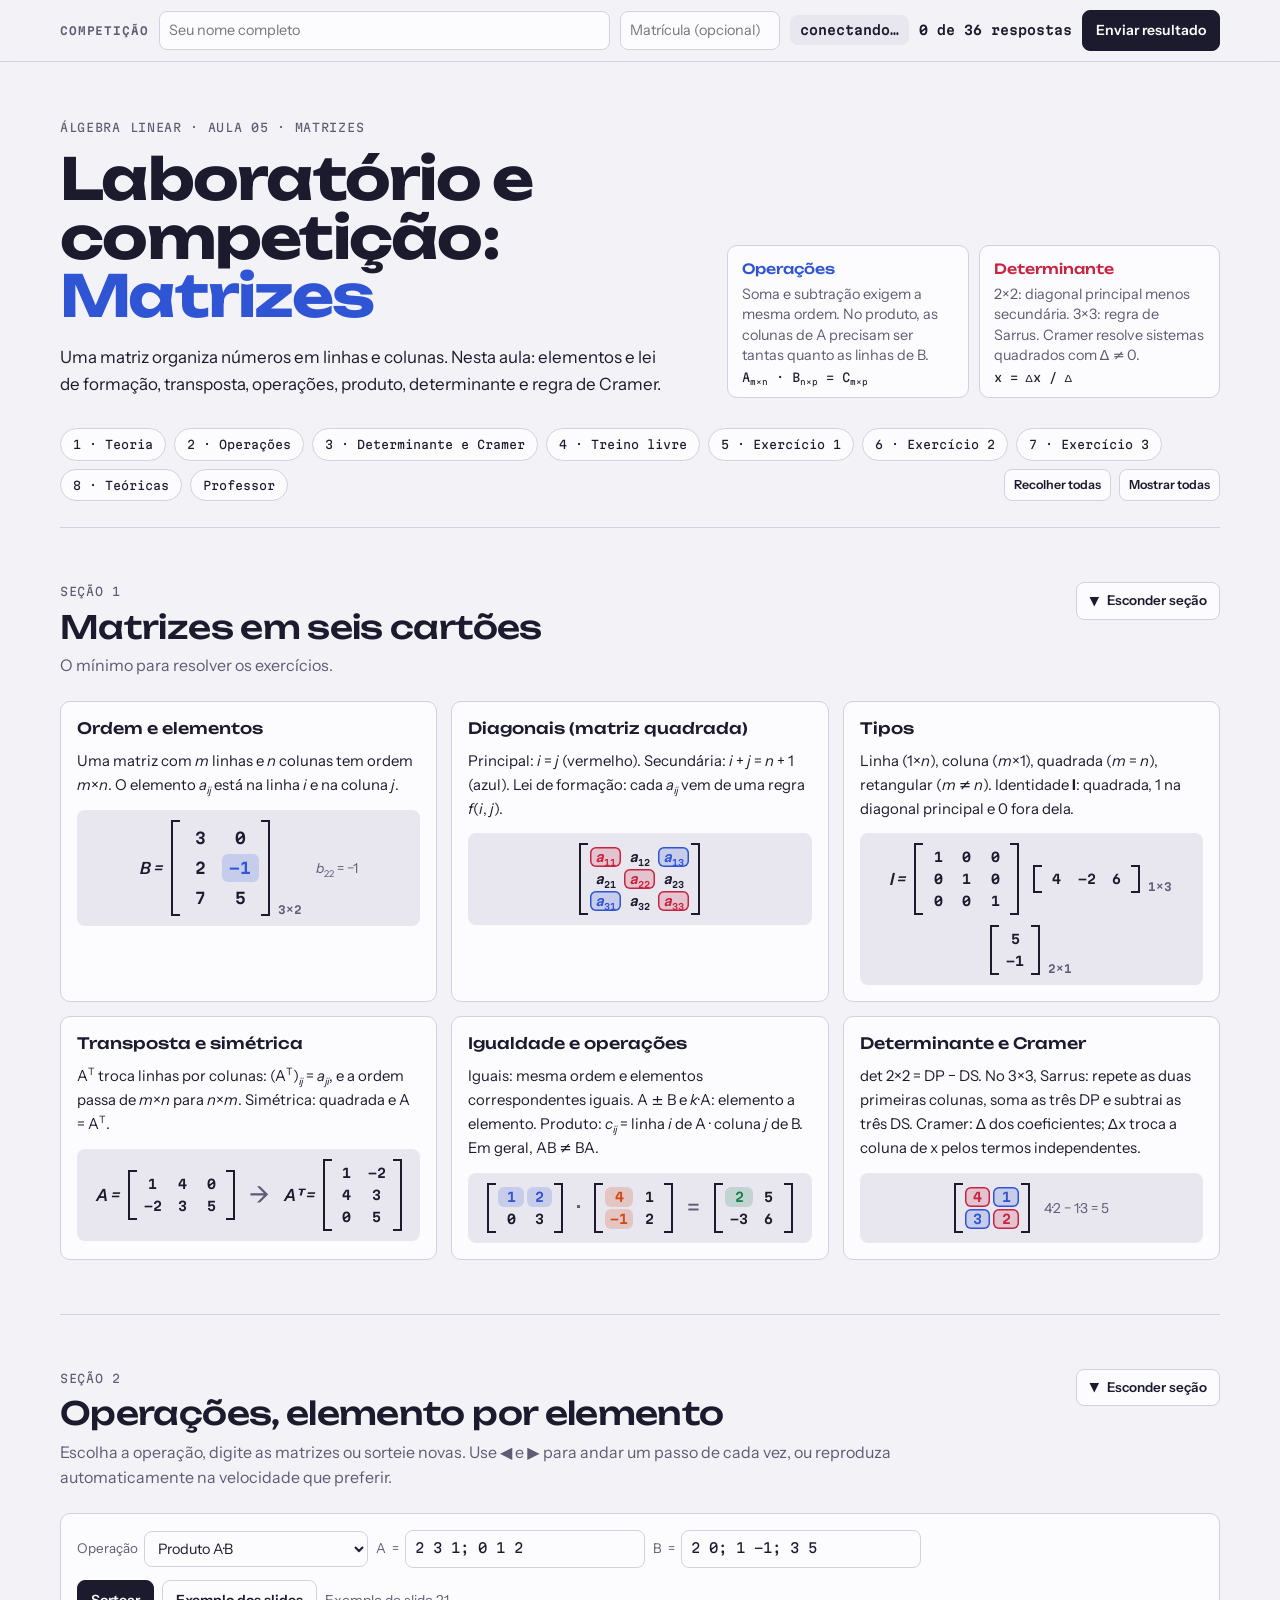
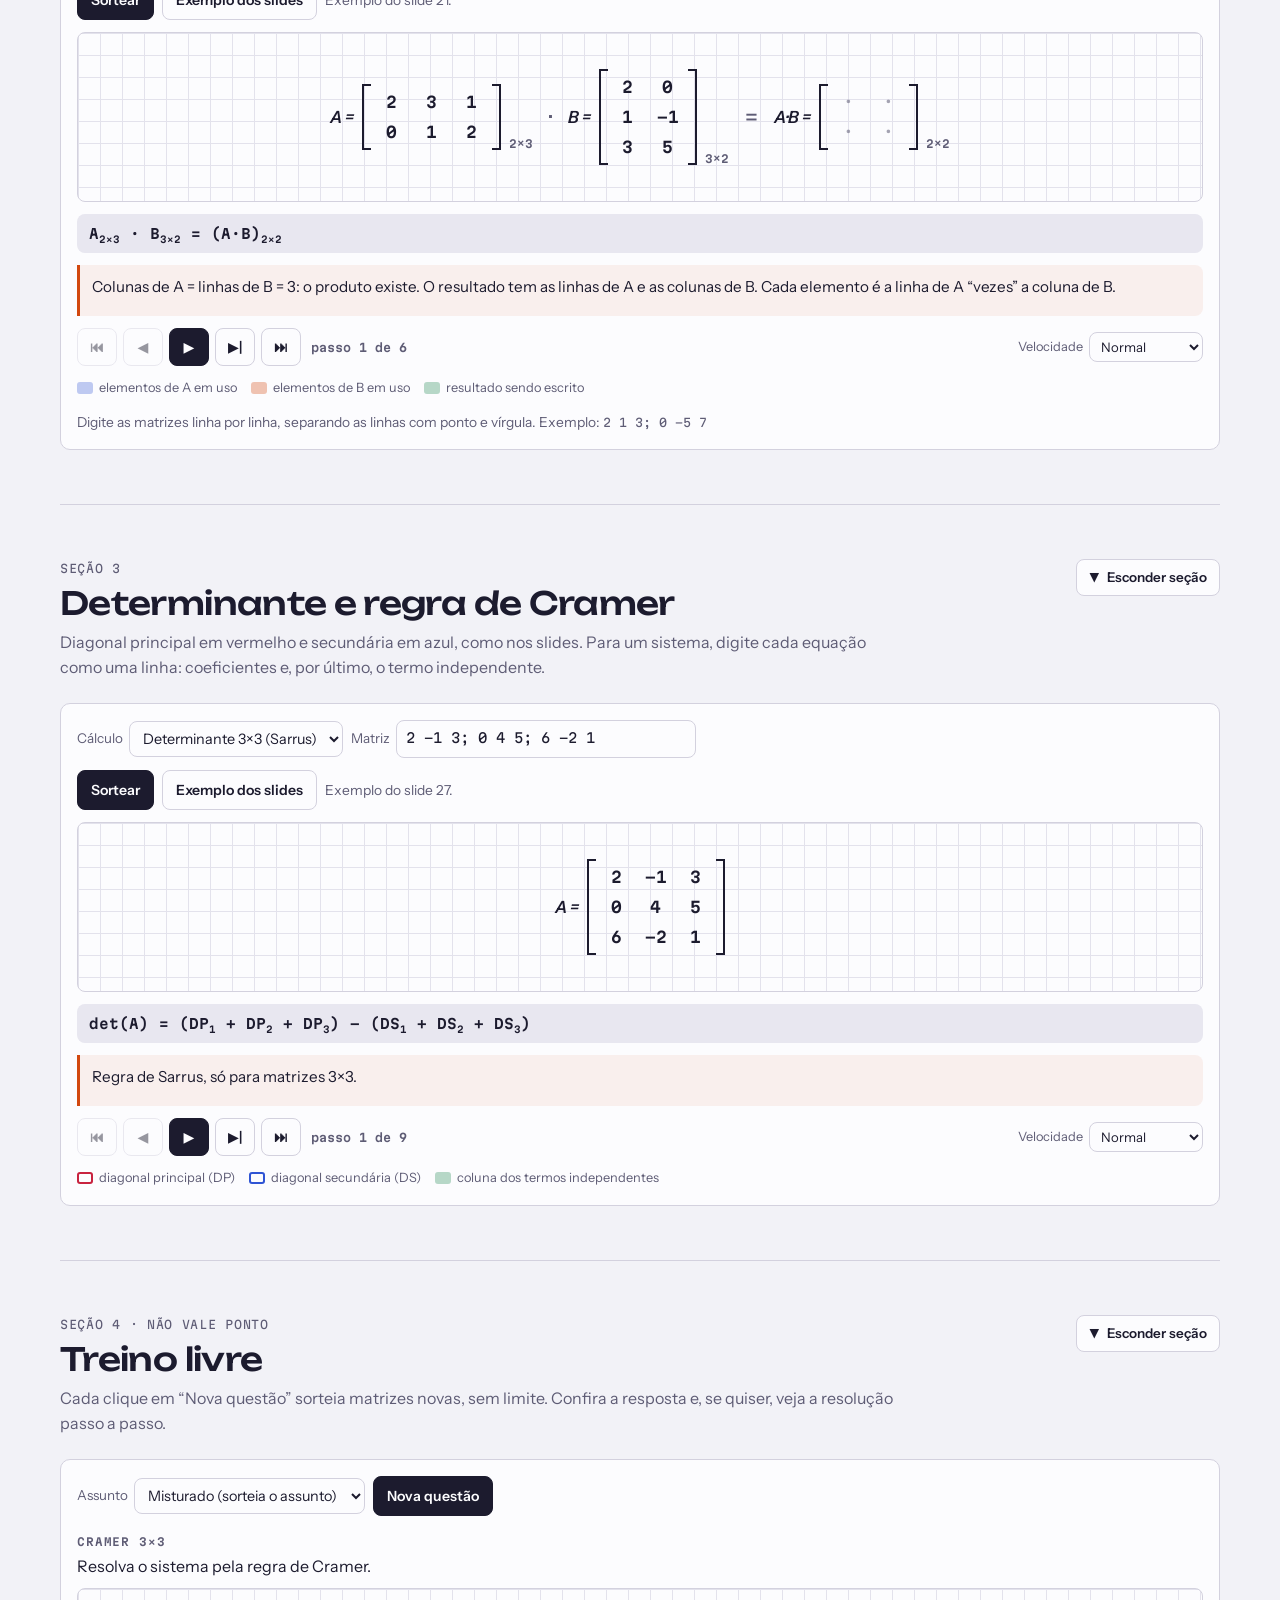
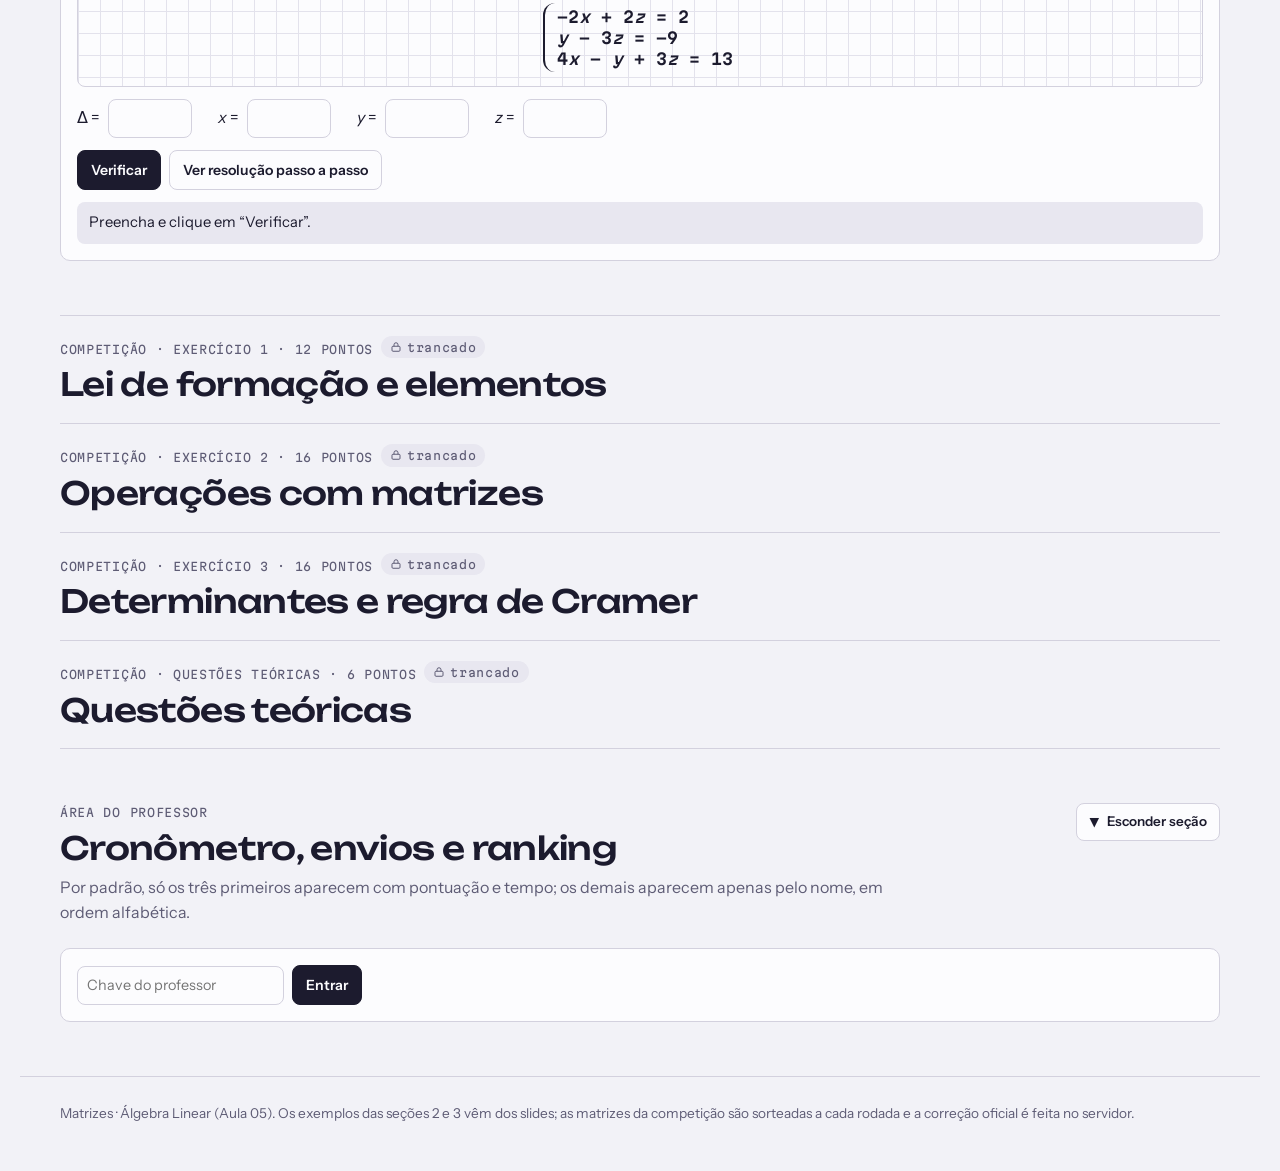
<file: aula-05/index.html>
<!doctype html>
<html lang="pt-BR">
  <head>
    <meta charset="utf-8" />
    <meta name="viewport" content="width=device-width,initial-scale=1" />
    <title>Competição: Matrizes</title>
    <link rel="preconnect" href="https://fonts.googleapis.com" />
    <link rel="preconnect" href="https://fonts.gstatic.com" crossorigin />
    <link
      rel="stylesheet"
      href="https://fonts.googleapis.com/css2?family=Unbounded:wght@500;700&family=Instrument+Sans:ital,wght@0,400;0,500;0,600;0,700;1,400;1,600&family=Martian+Mono:wght@400;600&display=swap"
    />
    <style>
      /* Mesmo modelo das páginas de competição anteriores, com papel quadriculado. Cores como nos slides: diagonal principal em vermelho, secundária em azul. */
      :root {
        --bg: #f2f2f7;
        --surface: #fcfcfe;
        --sunk: #e8e7f0;
        --ink: #1c1b2e;
        --muted: #5e5c75;
        --line: #d3d1de;
        --dot: #e3e2ec;
        --vtx: #2f54d4;
        --edge: #d2480f;
        --out: #15804a;
        --in: #c8233f;
        --f-display: "Unbounded", "Arial Black", system-ui, sans-serif;
        --f-body:
          "Instrument Sans", system-ui, -apple-system, "Segoe UI", Roboto,
          sans-serif;
        --f-mono:
          "Martian Mono", ui-monospace, "SFMono-Regular", Menlo, Consolas,
          monospace;
        --r: 10px;
      }
      @media (prefers-color-scheme: dark) {
        :root:not([data-theme="light"]) {
          --bg: #121220;
          --surface: #1a1a2b;
          --sunk: #0e0e19;
          --ink: #e7e6f2;
          --muted: #9c9ab4;
          --line: #2e2d45;
          --dot: #232237;
          --vtx: #7c98ff;
          --edge: #ff8a4c;
          --out: #4fd08c;
          --in: #ff6b85;
          color-scheme: dark;
        }
      }
      :root[data-theme="dark"] {
        --bg: #121220;
        --surface: #1a1a2b;
        --sunk: #0e0e19;
        --ink: #e7e6f2;
        --muted: #9c9ab4;
        --line: #2e2d45;
        --dot: #232237;
        --vtx: #7c98ff;
        --edge: #ff8a4c;
        --out: #4fd08c;
        --in: #ff6b85;
        color-scheme: dark;
      }
      * {
        box-sizing: border-box;
      }
      [hidden] {
        display: none !important;
      }
      body {
        background: var(--bg);
        color: var(--ink);
        font: 16px/1.6 var(--f-body);
        -webkit-font-smoothing: antialiased;
      }
      .wrap {
        max-width: 1240px;
        margin-inline: auto;
        padding-inline: clamp(16px, 4vw, 40px);
      }
      h1,
      h2,
      h3,
      h4 {
        margin: 0;
        text-wrap: balance;
      }
      p {
        margin: 0;
      }
      code {
        font-family: var(--f-mono);
        font-size: 0.84em;
      }
      sub,
      sup {
        font-size: 0.68em;
        line-height: 0;
      }
      :focus-visible {
        outline: 2px solid var(--vtx);
        outline-offset: 2px;
      }
      .kv {
        color: var(--vtx);
        font-weight: 600;
      }
      .ke {
        color: var(--edge);
        font-weight: 600;
      }
      .ko {
        color: var(--out);
        font-weight: 600;
      }
      .ki {
        color: var(--in);
        font-weight: 600;
      }

      .hero {
        display: grid;
        grid-template-columns: minmax(0, 1.25fr) minmax(0, 1fr);
        gap: clamp(20px, 4vw, 56px);
        padding-block: clamp(28px, 5vw, 56px) 20px;
        align-items: end;
      }
      .eyebrow {
        font-family: var(--f-mono);
        font-size: 0.72rem;
        letter-spacing: 0.06em;
        text-transform: uppercase;
        color: var(--muted);
        margin-bottom: 14px;
      }
      h1 {
        font-family: var(--f-display);
        font-weight: 700;
        font-size: clamp(2rem, 5vw, 3.6rem);
        line-height: 1.02;
        letter-spacing: -0.03em;
      }
      h1 .v {
        color: var(--vtx);
      }
      .lead {
        font-size: 1.06rem;
        max-width: 58ch;
        margin-top: 18px;
      }
      .hero-pair {
        display: grid;
        grid-template-columns: 1fr 1fr;
        gap: 10px;
      }
      .hero-pair div {
        background: var(--surface);
        border: 1px solid var(--line);
        border-radius: var(--r);
        padding: 12px 14px;
        display: grid;
        gap: 4px;
      }
      .hero-pair b {
        font-family: var(--f-display);
        font-size: 0.88rem;
        font-weight: 500;
      }
      .hero-pair span {
        font-size: 0.9rem;
        color: var(--muted);
        line-height: 1.4;
      }
      .hero-pair .dim {
        font-family: var(--f-mono);
        font-size: 0.74rem;
        color: var(--ink);
      }
      nav.toc {
        display: flex;
        flex-wrap: wrap;
        gap: 8px;
        padding-block: 10px 26px;
        align-items: center;
      }
      nav.toc a {
        font-family: var(--f-mono);
        font-size: 0.72rem;
        color: var(--ink);
        text-decoration: none;
        padding: 6px 12px;
        border: 1px solid var(--line);
        border-radius: 999px;
        background: var(--surface);
      }
      nav.toc a:hover {
        border-color: var(--ink);
      }
      nav.toc .sp {
        flex: 1;
      }

      section {
        padding-block: clamp(30px, 5vw, 54px);
        border-top: 1px solid var(--line);
      }
      .sec-top {
        display: flex;
        gap: 16px;
        align-items: flex-start;
        justify-content: space-between;
        flex-wrap: wrap;
      }
      .sec-head {
        display: grid;
        gap: 8px;
        max-width: 76ch;
      }
      .sec-head .num {
        font-family: var(--f-mono);
        font-size: 0.72rem;
        color: var(--muted);
        letter-spacing: 0.06em;
      }
      h2 {
        font-family: var(--f-display);
        font-weight: 500;
        font-size: clamp(1.35rem, 2.8vw, 2rem);
        line-height: 1.15;
        letter-spacing: -0.02em;
      }
      .sec-head p {
        color: var(--muted);
      }
      .collapse {
        display: inline-flex;
        align-items: center;
        gap: 8px;
        font-size: 0.84rem;
        font-weight: 600;
        padding: 7px 12px;
        border-radius: 8px;
        border: 1px solid var(--line);
        background: var(--surface);
        color: var(--ink);
        cursor: pointer;
        white-space: nowrap;
      }
      .collapse:hover {
        border-color: var(--ink);
      }
      .collapse .chev {
        display: inline-block;
        transition: transform 0.25s;
        font-size: 0.78rem;
      }
      section.closed .collapse .chev {
        transform: rotate(-90deg);
      }
      section.closed {
        padding-block: 18px;
      }
      section.closed .sec-head p {
        display: none;
      }
      .sec-body {
        margin-top: 22px;
        display: grid;
        gap: 18px;
      }
      section.closed .sec-body {
        display: none;
      }
      /* competição trancada: só o título aparece */
      .lockchip {
        display: inline-flex;
        align-items: center;
        gap: 5px;
        margin-left: 8px;
        padding: 2px 9px;
        border-radius: 999px;
        background: var(--sunk);
        color: var(--muted);
        vertical-align: 1px;
      }
      .lockchip svg {
        width: 12px;
        height: 12px;
      }
      body.liberada .lockchip {
        display: none;
      }
      body:not(.liberada) section[data-comp] {
        padding-block: 20px;
      }
      body:not(.liberada) section[data-comp] .sec-head p,
      body:not(.liberada) section[data-comp] .sec-body,
      body:not(.liberada) section[data-comp] .collapse {
        display: none;
      }

      .card {
        background: var(--surface);
        border: 1px solid var(--line);
        border-radius: var(--r);
        padding: 16px;
        display: flex;
        flex-direction: column;
        gap: 12px;
        min-width: 0;
      }
      .card h4 {
        font: 500 0.98rem var(--f-display);
      }
      .lbl {
        font-family: var(--f-mono);
        font-size: 0.68rem;
        font-weight: 600;
        letter-spacing: 0.08em;
        text-transform: uppercase;
        color: var(--muted);
      }
      .hint {
        font-size: 0.86rem;
        color: var(--muted);
      }
      .row {
        display: flex;
        flex-wrap: wrap;
        gap: 8px;
        align-items: center;
      }
      .row.spread {
        justify-content: space-between;
      }
      .sp {
        flex: 1;
      }

      button {
        font: inherit;
        color: inherit;
      }
      .btn {
        display: inline-flex;
        align-items: center;
        justify-content: center;
        gap: 8px;
        font-weight: 600;
        font-size: 0.88rem;
        padding: 8px 13px;
        border-radius: 8px;
        border: 1px solid var(--line);
        background: var(--surface);
        color: var(--ink);
        cursor: pointer;
        transition:
          border-color 0.15s,
          background 0.15s,
          transform 0.1s;
      }
      .btn:hover {
        border-color: var(--ink);
      }
      .btn:active {
        transform: translateY(1px);
      }
      .btn[disabled] {
        opacity: 0.45;
        cursor: not-allowed;
      }
      .btn-primary {
        background: var(--ink);
        color: var(--surface);
        border-color: var(--ink);
      }
      .btn-primary:hover {
        background: var(--vtx);
        border-color: var(--vtx);
      }
      .btn.sm {
        font-size: 0.78rem;
        padding: 5px 9px;
      }
      .btn.danger:hover {
        border-color: var(--in);
        color: var(--in);
      }
      select,
      input[type="text"],
      input[type="number"],
      input[type="password"] {
        font: inherit;
        font-size: 0.9rem;
        padding: 7px 9px;
        border-radius: 8px;
        border: 1px solid var(--line);
        background: var(--surface);
        color: var(--ink);
        min-width: 0;
      }
      input[type="number"] {
        width: 92px;
        font-family: var(--f-mono);
      }
      input.minp {
        font-family: var(--f-mono);
        font-size: 0.84rem;
        width: 240px;
        max-width: 72vw;
      }
      input.minp.bad {
        border-color: var(--in);
      }
      label.chk {
        display: inline-flex;
        gap: 6px;
        align-items: center;
        font-size: 0.86rem;
      }
      .ctl {
        display: inline-flex;
        gap: 6px;
        align-items: center;
        font-size: 0.84rem;
        color: var(--muted);
        max-width: 100%;
      }

      /* passo a passo + velocidade */
      .pstrip {
        display: flex;
        flex-wrap: wrap;
        gap: 6px;
        align-items: center;
      }
      .pstrip .btn {
        min-width: 40px;
        padding: 7px 10px;
      }
      .pstrip .pc-count {
        font: 600 0.72rem var(--f-mono);
        color: var(--muted);
        margin-left: 4px;
      }
      .pstrip .spd {
        display: inline-flex;
        gap: 6px;
        align-items: center;
        font-size: 0.8rem;
        color: var(--muted);
        margin-left: auto;
      }
      .pstrip .spd select {
        font-size: 0.82rem;
        padding: 5px 7px;
      }

      /* palco e matrizes */
      .stage {
        display: flex;
        flex-wrap: wrap;
        gap: 14px 16px;
        align-items: center;
        justify-content: center;
        padding: 20px 12px;
        min-height: 170px;
        border-radius: 8px;
        border: 1px solid var(--line);
        background-color: var(--surface);
        background-image:
          linear-gradient(var(--dot) 1px, transparent 1px),
          linear-gradient(90deg, var(--dot) 1px, transparent 1px);
        background-size: 22px 22px;
        overflow-x: auto;
      }
      .stage.sm {
        min-height: 0;
        padding: 14px 10px;
      }
      .mxw {
        display: inline-flex;
        align-items: center;
        gap: 8px;
        flex: none;
      }
      .mxn {
        font: italic 600 1.05rem var(--f-body);
        white-space: nowrap;
      }
      .mxo {
        font: 600 0.68rem var(--f-mono);
        color: var(--muted);
        align-self: flex-end;
      }
      .mx {
        display: inline-grid;
        grid-template-columns: repeat(var(--n), auto);
        gap: 2px 3px;
        padding: 4px 11px;
        position: relative;
      }
      .mx::before,
      .mx::after {
        content: "";
        position: absolute;
        top: 0;
        bottom: 0;
        width: 7px;
        border: 2px solid var(--ink);
      }
      .mx::before {
        left: 0;
        border-right: 0;
      }
      .mx::after {
        right: 0;
        border-left: 0;
      }
      .mx > span {
        min-width: 2.4em;
        padding: 5px 7px;
        text-align: center;
        font: 600 0.96rem var(--f-mono);
        border-radius: 6px;
        transition:
          background 0.3s,
          color 0.3s;
      }
      .mx > span em {
        color: var(--muted);
        font-style: normal;
        opacity: 0.55;
      }
      .mx > span.ha {
        background: color-mix(in srgb, var(--vtx) 18%, transparent);
        color: var(--vtx);
      }
      .mx > span.hb {
        background: color-mix(in srgb, var(--edge) 20%, transparent);
        color: var(--edge);
      }
      .mx > span.hr {
        background: color-mix(in srgb, var(--out) 18%, transparent);
        color: var(--out);
      }
      .mx > span.pd {
        background: color-mix(in srgb, var(--in) 18%, transparent);
        color: var(--in);
        box-shadow: inset 0 0 0 1.5px var(--in);
      }
      .mx > span.sd {
        background: color-mix(in srgb, var(--vtx) 18%, transparent);
        color: var(--vtx);
        box-shadow: inset 0 0 0 1.5px var(--vtx);
      }
      .mx > span.ext {
        opacity: 0.55;
      }
      .mx > span.ext.pd,
      .mx > span.ext.sd {
        opacity: 1;
      }
      .mx > span.sep {
        margin-left: 8px;
        border-left: 1.5px dashed var(--muted);
        border-radius: 0 6px 6px 0;
      }
      .mx > span.nw {
        animation: tpop 0.45s cubic-bezier(0.3, 1.6, 0.5, 1);
      }
      @keyframes tpop {
        from {
          transform: scale(0.5);
        }
        to {
          transform: scale(1);
        }
      }
      .mx.sm > span {
        font-size: 0.8rem;
        padding: 2px 5px;
        min-width: 2em;
      }
      .opr {
        font: 500 1.5rem var(--f-body);
        color: var(--muted);
      }
      .sys,
      .cases {
        display: inline-grid;
        gap: 2px;
        border-left: 2px solid var(--ink);
        border-radius: 12px 0 0 12px;
        padding: 4px 4px 4px 12px;
        font: 600 0.98rem var(--f-mono);
        text-align: left;
        vertical-align: middle;
      }
      .cases {
        font: 500 1rem var(--f-body);
        margin-left: 4px;
      }
      .lei {
        display: inline-flex;
        align-items: center;
        gap: 6px;
        flex-wrap: wrap;
        font-size: 1.05rem;
      }
      .calc {
        font: 600 0.86rem/1.7 var(--f-mono);
        padding: 8px 12px;
        background: var(--sunk);
        border-radius: 8px;
        min-height: 2.6em;
        overflow-wrap: anywhere;
      }
      .caption {
        min-height: 3.3em;
        font-size: 0.95rem;
        padding: 10px 12px;
        border-left: 3px solid var(--edge);
        background: color-mix(in srgb, var(--edge) 7%, transparent);
        border-radius: 0 8px 8px 0;
      }
      .view {
        display: grid;
        gap: 12px;
      }
      .legend {
        display: flex;
        flex-wrap: wrap;
        gap: 6px 14px;
        font-size: 0.8rem;
        color: var(--muted);
      }
      .legend span {
        display: inline-flex;
        align-items: center;
        gap: 6px;
      }
      .legend i {
        width: 16px;
        height: 12px;
        border-radius: 3px;
        display: inline-block;
      }
      .legend i.ha {
        background: color-mix(in srgb, var(--vtx) 30%, transparent);
      }
      .legend i.hb {
        background: color-mix(in srgb, var(--edge) 32%, transparent);
      }
      .legend i.hr {
        background: color-mix(in srgb, var(--out) 30%, transparent);
      }
      .legend i.pd {
        box-shadow: inset 0 0 0 2px var(--in);
      }
      .legend i.sd {
        box-shadow: inset 0 0 0 2px var(--vtx);
      }
      .two {
        display: grid;
        grid-template-columns: minmax(0, 1.2fr) minmax(0, 1fr);
        gap: 18px;
        align-items: start;
      }
      .tri {
        display: grid;
        grid-template-columns: repeat(auto-fit, minmax(min(100%, 330px), 1fr));
        gap: 18px;
        align-items: start;
      }
      .tcards {
        display: grid;
        grid-template-columns: repeat(auto-fit, minmax(min(100%, 280px), 1fr));
        gap: 14px;
      }
      .tcards .card p {
        font-size: 0.93rem;
      }
      .tcards .ex {
        display: flex;
        flex-wrap: wrap;
        gap: 10px 14px;
        align-items: center;
        justify-content: center;
        padding: 10px;
        border-radius: 8px;
        background: var(--sunk);
      }

      /* respostas */
      .ib {
        display: inline-flex;
        flex-direction: column;
        align-items: center;
        gap: 2px;
      }
      .ib input {
        width: 84px;
        text-align: center;
      }
      .inmx > span {
        padding: 2px !important;
        min-width: 0 !important;
      }
      .inmx .ib input {
        width: 66px;
        padding: 6px 4px;
      }
      .ib.okc input {
        border-color: var(--out);
        background: color-mix(in srgb, var(--out) 9%, var(--surface));
      }
      .ib.badc input {
        border-color: var(--in);
        background: color-mix(in srgb, var(--in) 7%, var(--surface));
      }
      .gabv {
        font: 600 0.66rem var(--f-mono);
        color: var(--muted);
        white-space: nowrap;
      }
      .ib.okc .gabv {
        color: var(--out);
      }
      .ib.badc .gabv {
        color: var(--in);
      }
      .qi {
        display: flex;
        flex-wrap: wrap;
        gap: 8px 12px;
        align-items: center;
        justify-content: space-between;
        padding: 9px 0;
        border-bottom: 1px dashed var(--line);
      }
      .qi:last-child {
        border-bottom: 0;
      }
      .qi > span:first-child {
        flex: 1 1 200px;
      }
      .fb {
        font-size: 0.92rem;
        padding: 9px 12px;
        border-radius: 8px;
        background: var(--sunk);
        min-height: 2.6em;
      }
      .fb.ok {
        background: color-mix(in srgb, var(--out) 13%, transparent);
      }
      .fb.ok b {
        color: var(--out);
      }
      .fb.bad {
        background: color-mix(in srgb, var(--in) 11%, transparent);
      }
      .fb.bad b {
        color: var(--in);
      }
      .expts {
        font: 600 0.8rem var(--f-mono);
      }
      .tr-ans {
        display: flex;
        flex-wrap: wrap;
        gap: 14px 26px;
        align-items: center;
      }
      .quiz-top {
        display: flex;
        flex-wrap: wrap;
        gap: 12px;
        align-items: center;
        justify-content: space-between;
      }
      .qscore {
        font: 600 0.92rem var(--f-mono);
      }
      .qbar {
        flex: 1;
        min-width: 160px;
        max-width: 360px;
        height: 6px;
        border-radius: 3px;
        background: var(--sunk);
        overflow: hidden;
      }
      .qbar i {
        display: block;
        height: 100%;
        width: 0;
        background: var(--out);
        transition: width 0.4s;
      }
      .quiz {
        display: grid;
        grid-template-columns: repeat(auto-fit, minmax(min(100%, 360px), 1fr));
        gap: 14px;
      }
      .q h4 {
        font: 600 1rem/1.45 var(--f-body);
      }
      .q .qn {
        font-family: var(--f-mono);
        font-size: 0.68rem;
        color: var(--muted);
      }
      .opts {
        display: grid;
        gap: 6px;
      }
      .opts button {
        text-align: left;
        font-size: 0.92rem;
        padding: 8px 12px;
        border-radius: 8px;
        border: 1px solid var(--line);
        background: var(--surface);
        cursor: pointer;
        line-height: 1.4;
      }
      .opts button:hover:not([disabled]) {
        border-color: var(--ink);
      }
      .opts button[disabled] {
        cursor: default;
      }
      .opts button.right {
        border-color: var(--out);
        background: color-mix(in srgb, var(--out) 13%, transparent);
      }
      .opts button.wrong {
        border-color: var(--in);
        background: color-mix(in srgb, var(--in) 11%, transparent);
      }
      .q .why {
        font-size: 0.9rem;
        border-left: 3px solid var(--out);
        padding-left: 10px;
      }
      .q .why.miss {
        border-left-color: var(--in);
      }
      footer {
        border-top: 1px solid var(--line);
        padding-block: 26px 46px;
        color: var(--muted);
        font-size: 0.85rem;
      }

      /* competição */
      .idbar {
        position: sticky;
        top: 0;
        z-index: 40;
        background: color-mix(in srgb, var(--bg) 90%, transparent);
        backdrop-filter: blur(8px);
        -webkit-backdrop-filter: blur(8px);
        border-bottom: 1px solid var(--line);
      }
      .idbar .wrap {
        display: flex;
        flex-wrap: wrap;
        gap: 8px 10px;
        align-items: center;
        padding-block: 10px;
      }
      .idbar #who {
        flex: 1 1 200px;
      }
      .idbar #mat {
        flex: 0 1 160px;
      }
      .clock {
        font: 600 0.8rem var(--f-mono);
        padding: 7px 10px;
        border-radius: 8px;
        background: var(--sunk);
        white-space: nowrap;
      }
      .clock.on {
        background: color-mix(in srgb, var(--out) 16%, transparent);
        color: var(--out);
      }
      .clock.warn {
        background: color-mix(in srgb, var(--edge) 18%, transparent);
        color: var(--edge);
      }
      .clock.end {
        background: color-mix(in srgb, var(--in) 14%, transparent);
        color: var(--in);
      }
      .ptsb {
        font: 600 0.8rem var(--f-mono);
        white-space: nowrap;
      }
      .need {
        border-color: var(--in) !important;
        box-shadow: 0 0 0 2px color-mix(in srgb, var(--in) 25%, transparent);
      }
      .send-panel {
        display: flex;
        flex-wrap: wrap;
        gap: 10px;
        align-items: center;
        justify-content: space-between;
        padding: 10px 14px;
        margin-bottom: 10px;
        border-radius: 8px;
        background: var(--surface);
        border: 1px solid var(--line);
        font-size: 0.92rem;
      }
      .send-panel.ok {
        background: color-mix(in srgb, var(--out) 12%, var(--surface));
        border-color: var(--out);
      }
      .send-panel.bad {
        background: color-mix(in srgb, var(--in) 10%, var(--surface));
        border-color: var(--in);
      }
      .rk-bar {
        display: flex;
        flex-wrap: wrap;
        gap: 8px;
        align-items: center;
      }
      .rk-status {
        font-size: 0.86rem;
        color: var(--muted);
      }
      .state-chip {
        font: 600 0.74rem var(--f-mono);
        letter-spacing: 0.06em;
        text-transform: uppercase;
        padding: 5px 10px;
        border-radius: 999px;
        background: var(--sunk);
      }
      .state-chip.on {
        background: color-mix(in srgb, var(--out) 18%, transparent);
        color: var(--out);
      }
      .state-chip.end {
        background: color-mix(in srgb, var(--in) 15%, transparent);
        color: var(--in);
      }
      .bigclock {
        font: 700 clamp(1.8rem, 4vw, 2.6rem) var(--f-mono);
        letter-spacing: -0.02em;
      }
      .rk-grid {
        display: grid;
        grid-template-columns: minmax(0, 1.6fr) minmax(0, 1fr);
        gap: 18px;
        align-items: start;
      }
      .rk-table {
        width: 100%;
        border-collapse: collapse;
        font-size: 0.9rem;
      }
      .rk-table th,
      .rk-table td {
        padding: 7px 9px;
        border-bottom: 1px solid var(--line);
        text-align: left;
      }
      .rk-table th {
        font: 600 0.64rem var(--f-mono);
        letter-spacing: 0.06em;
        text-transform: uppercase;
        color: var(--muted);
      }
      .rk-table td.n {
        font-family: var(--f-mono);
        font-size: 0.84rem;
        text-align: right;
        white-space: nowrap;
      }
      .rk-table tr.flash td {
        animation: flash 2.4s;
      }
      .tblwrap {
        overflow-x: auto;
      }
      @keyframes flash {
        0% {
          background: color-mix(in srgb, var(--edge) 30%, transparent);
        }
        100% {
          background: transparent;
        }
      }
      .medal {
        display: inline-flex;
        width: 24px;
        height: 24px;
        border-radius: 50%;
        align-items: center;
        justify-content: center;
        font: 700 0.76rem var(--f-mono);
        background: var(--sunk);
        flex: none;
      }
      .medal.g1 {
        background: #f2c94c;
        color: #3a2c00;
      }
      .medal.g2 {
        background: #c9ced6;
        color: #222;
      }
      .medal.g3 {
        background: #d99a5b;
        color: #2a1600;
      }
      .podio {
        display: grid;
        gap: 8px;
      }
      .podio .pd {
        display: grid;
        grid-template-columns: auto minmax(0, 1fr) auto auto;
        gap: 12px;
        align-items: center;
        padding: 10px 12px;
        border-radius: 9px;
        background: var(--sunk);
      }
      .podio .pd .nm {
        font-weight: 700;
        overflow: hidden;
        text-overflow: ellipsis;
        white-space: nowrap;
      }
      .podio .pd .n {
        font-family: var(--f-mono);
        font-size: 0.84rem;
        white-space: nowrap;
      }
      .podio .pd.flash {
        animation: flash 2.4s;
      }
      .nomes {
        display: flex;
        flex-wrap: wrap;
        gap: 6px;
        margin-top: 4px;
      }
      .nomes span {
        padding: 4px 11px;
        border-radius: 999px;
        background: var(--sunk);
        font-size: 0.86rem;
      }
      .feed {
        list-style: none;
        margin: 0;
        padding: 0;
        display: grid;
        gap: 5px;
        max-height: 420px;
        overflow: auto;
      }
      .feed li {
        display: flex;
        gap: 8px;
        justify-content: space-between;
        align-items: center;
        padding: 6px 9px;
        border-radius: 7px;
        background: var(--sunk);
        font-size: 0.86rem;
      }
      .feed li.new {
        animation: flash 2.4s;
      }
      .feed .t {
        font: 600 0.72rem var(--f-mono);
        color: var(--muted);
      }
      .tag-ok,
      .tag-late {
        font: 600 0.66rem var(--f-mono);
        padding: 2px 7px;
        border-radius: 999px;
        white-space: nowrap;
      }
      .tag-ok {
        background: color-mix(in srgb, var(--out) 16%, transparent);
        color: var(--out);
      }
      .tag-late {
        background: color-mix(in srgb, var(--in) 14%, transparent);
        color: var(--in);
      }
      .telao {
        position: fixed;
        inset: 0;
        z-index: 100;
        background: var(--bg);
        overflow: auto;
        padding: clamp(16px, 3vw, 40px);
      }
      .telao-top {
        display: flex;
        flex-wrap: wrap;
        gap: 16px;
        align-items: center;
        justify-content: space-between;
        margin-bottom: 18px;
      }
      .telao h2 {
        font-size: clamp(1.4rem, 3vw, 2.4rem);
      }
      .telao .bigclock {
        font-size: clamp(2.4rem, 7vw, 5rem);
      }
      .tl-list {
        list-style: none;
        margin: 0;
        padding: 0;
        display: grid;
        gap: 8px;
        position: relative;
      }
      .tl-list li {
        display: grid;
        grid-template-columns: 56px minmax(0, 1fr) auto auto;
        gap: 16px;
        align-items: center;
        padding: 12px 18px;
        border-radius: 12px;
        background: var(--surface);
        border: 1px solid var(--line);
        font-size: clamp(1rem, 2vw, 1.4rem);
        will-change: transform;
      }
      .tl-list li .nm {
        font-weight: 700;
        overflow: hidden;
        text-overflow: ellipsis;
        white-space: nowrap;
      }
      .tl-list li .sc {
        font: 700 1.05em var(--f-mono);
      }
      .tl-list li .tm {
        font: 600 0.8em var(--f-mono);
        color: var(--muted);
      }
      .tl-list li.up {
        box-shadow: 0 0 0 3px var(--out);
      }
      .tl-list .medal {
        width: 40px;
        height: 40px;
        font-size: 1rem;
      }
      .tl-nomes {
        margin-top: 22px;
      }
      .tl-nomes .nomes span {
        font-size: clamp(0.95rem, 1.6vw, 1.2rem);
        padding: 6px 14px;
        background: var(--surface);
        border: 1px solid var(--line);
      }
      .tl-ticker {
        margin-top: 16px;
        font-size: 1rem;
        color: var(--muted);
        min-height: 1.6em;
      }
      .gate {
        position: fixed;
        inset: 0;
        z-index: 200;
        background: var(--bg);
        display: grid;
        place-items: center;
        padding: 16px;
        overflow: auto;
      }
      .gate-box {
        max-width: 560px;
        width: 100%;
        background: var(--surface);
        border: 1px solid var(--line);
        border-radius: 14px;
        padding: clamp(18px, 4vw, 28px);
        display: grid;
        gap: 14px;
      }
      .gate-box ul {
        margin: 0;
        padding-left: 1.2em;
        display: grid;
        gap: 4px;
        font-size: 0.93rem;
      }
      .gate-box .row input {
        flex: 1 1 180px;
      }
      .gate-box details {
        font-size: 0.86rem;
        color: var(--muted);
      }
      .gate-box summary {
        cursor: pointer;
      }
      .alerta {
        padding: 10px 12px;
        border-radius: 8px;
        background: color-mix(in srgb, var(--in) 11%, transparent);
        border: 1px solid var(--in);
        font-size: 0.92rem;
      }
      .alerta b {
        color: var(--in);
      }
      body.gate-on {
        overflow: hidden;
      }
      .feed .tag-bl {
        font: 600 0.66rem var(--f-mono);
        padding: 2px 7px;
        border-radius: 999px;
        background: var(--in);
        color: #fff;
        white-space: nowrap;
      }

      @media (max-width: 980px) {
        .two,
        .rk-grid {
          grid-template-columns: minmax(0, 1fr);
        }
      }
      @media (max-width: 720px) {
        .hero {
          grid-template-columns: minmax(0, 1fr);
        }
        .idbar {
          position: static;
        }
        .mx > span {
          font-size: 0.86rem;
          padding: 4px 5px;
          min-width: 2.1em;
        }
      }
      @media (max-width: 460px) {
        .hero-pair {
          grid-template-columns: 1fr;
        }
        .podio .pd {
          grid-template-columns: auto minmax(0, 1fr) auto;
        }
        .podio .pd .tmx {
          display: none;
        }
        .inmx .ib input {
          width: 56px;
        }
      }
      @media (prefers-reduced-motion: reduce) {
        * {
          transition: none !important;
          animation: none !important;
        }
      }
    </style>
  </head>
  <body style="margin: 0">
    <div class="idbar" id="idbar">
      <div class="wrap">
        <span class="lbl">Competição</span>
        <input
          id="who"
          type="text"
          placeholder="Seu nome completo"
          autocomplete="name"
          aria-label="Seu nome completo"
          maxlength="80"
        />
        <input
          id="mat"
          type="text"
          placeholder="Matrícula (opcional)"
          aria-label="Matrícula"
          maxlength="30"
        />
        <span class="clock" id="clock">conectando…</span>
        <span class="ptsb" id="pts">0 de 36 respostas</span>
        <button class="btn btn-primary" id="send" type="button">
          Enviar resultado
        </button>
      </div>
      <div class="wrap send-panel" id="sendp" hidden aria-live="polite"></div>
    </div>
    <header class="wrap hero">
      <div>
        <div class="eyebrow">Álgebra Linear · Aula 05 · Matrizes</div>
        <h1>Laboratório e competição: <span class="v">Matrizes</span></h1>
        <p class="lead">
          Uma matriz organiza números em linhas e colunas. Nesta aula: elementos
          e lei de formação, transposta, operações, produto, determinante e
          regra de Cramer.
        </p>
      </div>
      <div class="hero-pair">
        <div>
          <b class="kv">Operações</b
          ><span
            >Soma e subtração exigem a mesma ordem. No produto, as colunas de A
            precisam ser tantas quanto as linhas de B.</span
          ><span class="dim"
            >A<sub>m×n</sub> · B<sub>n×p</sub> = C<sub>m×p</sub></span
          >
        </div>
        <div>
          <b class="ki">Determinante</b
          ><span
            >2×2: diagonal principal menos secundária. 3×3: regra de Sarrus.
            Cramer resolve sistemas quadrados com Δ ≠ 0.</span
          ><span class="dim">x = Δx / Δ</span>
        </div>
      </div>
    </header>
    <div class="wrap">
      <nav class="toc" aria-label="Seções">
        <a href="#teoria">1 · Teoria</a>
        <a href="#ops">2 · Operações</a>
        <a href="#det">3 · Determinante e Cramer</a>
        <a href="#treino">4 · Treino livre</a>
        <a href="#e1">5 · Exercício 1</a>
        <a href="#e2">6 · Exercício 2</a>
        <a href="#e3">7 · Exercício 3</a>
        <a href="#teoricos">8 · Teóricas</a>
        <a href="#prof">Professor</a>
        <span class="sp"></span>
        <button class="btn sm" id="all-close" type="button">
          Recolher todas
        </button>
        <button class="btn sm" id="all-open" type="button">
          Mostrar todas
        </button>
      </nav>
    </div>

    <main class="wrap">
      <!-- ============ 1. Teoria ============ -->
      <section id="teoria" data-sec>
        <div class="sec-top">
          <div class="sec-head">
            <span class="num">SEÇÃO 1</span>
            <h2>Matrizes em seis cartões</h2>
            <p>O mínimo para resolver os exercícios.</p>
          </div>
          <button class="collapse" type="button" aria-expanded="true">
            <span class="chev">▼</span><span class="ct">Esconder seção</span>
          </button>
        </div>
        <div class="sec-body">
          <div class="tcards">
            <div class="card">
              <h4>Ordem e elementos</h4>
              <p>
                Uma matriz com <i>m</i> linhas e <i>n</i> colunas tem ordem
                <i>m</i>×<i>n</i>. O elemento <i>a</i><sub><i>ij</i></sub> está
                na linha <i>i</i> e na coluna <i>j</i>.
              </p>
              <div class="ex" data-tx="ordem"></div>
            </div>
            <div class="card">
              <h4>Diagonais (matriz quadrada)</h4>
              <p>
                Principal: <i>i</i> = <i>j</i> (vermelho). Secundária:
                <i>i</i> + <i>j</i> = <i>n</i> + 1 (azul). Lei de formação: cada
                <i>a</i><sub><i>ij</i></sub> vem de uma regra <i>f</i>(<i>i</i>,
                <i>j</i>).
              </p>
              <div class="ex" data-tx="diag"></div>
            </div>
            <div class="card">
              <h4>Tipos</h4>
              <p>
                Linha (1×<i>n</i>), coluna (<i>m</i>×1), quadrada (<i>m</i> =
                <i>n</i>), retangular (<i>m</i> ≠ <i>n</i>). Identidade
                <b>I</b>: quadrada, 1 na diagonal principal e 0 fora dela.
              </p>
              <div class="ex" data-tx="tipos"></div>
            </div>
            <div class="card">
              <h4>Transposta e simétrica</h4>
              <p>
                A<sup>T</sup> troca linhas por colunas: (A<sup>T</sup>)<sub
                  ><i>ij</i></sub
                >
                = <i>a</i><sub><i>ji</i></sub
                >, e a ordem passa de <i>m</i>×<i>n</i> para <i>n</i>×<i>m</i>.
                Simétrica: quadrada e A = A<sup>T</sup>.
              </p>
              <div class="ex" data-tx="transp"></div>
            </div>
            <div class="card">
              <h4>Igualdade e operações</h4>
              <p>
                Iguais: mesma ordem e elementos correspondentes iguais. A ± B e
                <i>k</i>·A: elemento a elemento. Produto: <i>c</i
                ><sub><i>ij</i></sub> = linha <i>i</i> de A · coluna <i>j</i> de
                B. Em geral, AB ≠ BA.
              </p>
              <div class="ex" data-tx="ops"></div>
            </div>
            <div class="card">
              <h4>Determinante e Cramer</h4>
              <p>
                det 2×2 = DP − DS. No 3×3, Sarrus: repete as duas primeiras
                colunas, soma as três DP e subtrai as três DS. Cramer: Δ dos
                coeficientes; Δx troca a coluna de x pelos termos independentes.
              </p>
              <div class="ex" data-tx="det"></div>
            </div>
          </div>
        </div>
      </section>

      <!-- ============ 2. Operações ============ -->
      <section id="ops" data-sec>
        <div class="sec-top">
          <div class="sec-head">
            <span class="num">SEÇÃO 2</span>
            <h2>Operações, elemento por elemento</h2>
            <p>
              Escolha a operação, digite as matrizes ou sorteie novas. Use ◀ e ▶
              para andar um passo de cada vez, ou reproduza automaticamente na
              velocidade que preferir.
            </p>
          </div>
          <button class="collapse" type="button" aria-expanded="true">
            <span class="chev">▼</span><span class="ct">Esconder seção</span>
          </button>
        </div>
        <div class="sec-body">
          <div class="card">
            <div class="row">
              <label class="ctl"
                >Operação
                <select id="op-sel"></select
              ></label>
              <label class="ctl" id="op-k-g"
                >k <input type="number" id="op-k" step="1" style="width: 72px"
              /></label>
              <label class="ctl" id="op-s-g"
                >sinal
                <select id="op-s">
                  <option value="1">+ Bᵀ</option>
                  <option value="-1">− Bᵀ</option>
                </select></label
              >
              <label class="ctl" id="op-A-g"
                ><span id="op-A-l">A</span> =
                <input
                  type="text"
                  id="op-A"
                  class="minp"
                  spellcheck="false"
                  autocomplete="off"
              /></label>
              <label class="ctl" id="op-B-g"
                ><span id="op-B-l">B</span> =
                <input
                  type="text"
                  id="op-B"
                  class="minp"
                  spellcheck="false"
                  autocomplete="off"
              /></label>
              <span class="row" id="op-lei-g"
                ><span id="op-lei"></span
                ><label class="ctl"
                  >ordem
                  <select id="op-m"></select
                  >×<select id="op-n"></select></label
              ></span>
            </div>
            <div class="row">
              <button class="btn btn-primary" type="button" id="op-rnd">
                Sortear</button
              ><button class="btn" type="button" id="op-ex">
                Exemplo dos slides</button
              ><span class="hint" id="op-info"></span>
            </div>
            <div class="view" id="op-view"></div>
            <div class="legend">
              <span><i class="ha"></i>elementos de A em uso</span
              ><span><i class="hb"></i>elementos de B em uso</span
              ><span><i class="hr"></i>resultado sendo escrito</span>
            </div>
            <p class="hint">
              Digite as matrizes linha por linha, separando as linhas com ponto
              e vírgula. Exemplo: <code>2 1 3; 0 -5 7</code>
            </p>
          </div>
        </div>
      </section>

      <!-- ============ 3. Determinante e Cramer ============ -->
      <section id="det" data-sec>
        <div class="sec-top">
          <div class="sec-head">
            <span class="num">SEÇÃO 3</span>
            <h2>Determinante e regra de Cramer</h2>
            <p>
              Diagonal principal em vermelho e secundária em azul, como nos
              slides. Para um sistema, digite cada equação como uma linha:
              coeficientes e, por último, o termo independente.
            </p>
          </div>
          <button class="collapse" type="button" aria-expanded="true">
            <span class="chev">▼</span><span class="ct">Esconder seção</span>
          </button>
        </div>
        <div class="sec-body">
          <div class="card">
            <div class="row">
              <label class="ctl"
                >Cálculo
                <select id="dt-sel"></select
              ></label>
              <label class="ctl"
                ><span id="dt-l">Matriz</span>
                <input
                  type="text"
                  id="dt-in"
                  class="minp"
                  spellcheck="false"
                  autocomplete="off"
                  style="width: 300px"
              /></label>
            </div>
            <div class="row">
              <button class="btn btn-primary" type="button" id="dt-rnd">
                Sortear</button
              ><button class="btn" type="button" id="dt-ex">
                Exemplo dos slides</button
              ><span class="hint" id="dt-info"></span>
            </div>
            <div class="view" id="dt-view"></div>
            <div class="legend">
              <span><i class="pd"></i>diagonal principal (DP)</span
              ><span><i class="sd"></i>diagonal secundária (DS)</span
              ><span><i class="hr"></i>coluna dos termos independentes</span>
            </div>
          </div>
        </div>
      </section>

      <!-- ============ 4. Treino livre ============ -->
      <section id="treino" data-sec>
        <div class="sec-top">
          <div class="sec-head">
            <span class="num">SEÇÃO 4 · NÃO VALE PONTO</span>
            <h2>Treino livre</h2>
            <p>
              Cada clique em “Nova questão” sorteia matrizes novas, sem limite.
              Confira a resposta e, se quiser, veja a resolução passo a passo.
            </p>
          </div>
          <button class="collapse" type="button" aria-expanded="true">
            <span class="chev">▼</span><span class="ct">Esconder seção</span>
          </button>
        </div>
        <div class="sec-body">
          <div class="card">
            <div class="row">
              <label class="ctl"
                >Assunto
                <select id="tr-tipo"></select
              ></label>
              <button class="btn btn-primary" type="button" id="tr-novo">
                Nova questão
              </button>
              <span class="sp"></span><span class="expts" id="tr-stat"></span>
            </div>
            <div id="tr-q"></div>
            <div class="row">
              <button class="btn btn-primary" type="button" id="tr-ver">
                Verificar</button
              ><button class="btn" type="button" id="tr-sol">
                Ver resolução passo a passo
              </button>
            </div>
            <div class="fb" id="tr-fb" aria-live="polite"></div>
            <div class="view" id="tr-view" hidden></div>
          </div>
        </div>
      </section>

      <!-- ============ Competição ============ -->
      <section id="e1" data-sec data-comp>
        <div class="sec-top">
          <div class="sec-head">
            <span class="num"
              >COMPETIÇÃO · EXERCÍCIO 1 · 12 PONTOS<span class="lockchip"
                >LOCK trancado</span
              ></span
            >
            <h2>Lei de formação e elementos</h2>
            <p>
              (a) Monte a matriz A pela lei de formação: 1 ponto por elemento.
              (b), (c) e (d) usam essa matriz: 1 ponto cada.
            </p>
          </div>
          <button class="collapse" type="button" aria-expanded="true">
            <span class="chev">▼</span><span class="ct">Esconder seção</span>
          </button>
        </div>
        <div class="sec-body" data-ex="e1"></div>
      </section>
      <section id="e2" data-sec data-comp>
        <div class="sec-top">
          <div class="sec-head">
            <span class="num"
              >COMPETIÇÃO · EXERCÍCIO 2 · 16 PONTOS<span class="lockchip"
                >LOCK trancado</span
              ></span
            >
            <h2>Operações com matrizes</h2>
            <p>
              (a) Combinação com a transposta: 1 ponto por elemento. (b)
              Produto: 2 pontos por elemento. (c) Ordem do produto invertido (1
              ponto por número) e um elemento dele (2 pontos).
            </p>
          </div>
          <button class="collapse" type="button" aria-expanded="true">
            <span class="chev">▼</span><span class="ct">Esconder seção</span>
          </button>
        </div>
        <div class="sec-body" data-ex="e2"></div>
      </section>
      <section id="e3" data-sec data-comp>
        <div class="sec-top">
          <div class="sec-head">
            <span class="num"
              >COMPETIÇÃO · EXERCÍCIO 3 · 16 PONTOS<span class="lockchip"
                >LOCK trancado</span
              ></span
            >
            <h2>Determinantes e regra de Cramer</h2>
            <p>
              (a) Determinante 2×2: 3 pontos. (b) Determinante 3×3: 5 pontos.
              (c) Sistema por Cramer: Δ, Δx e Δy valem 2 pontos cada; x e y, 1
              ponto cada.
            </p>
          </div>
          <button class="collapse" type="button" aria-expanded="true">
            <span class="chev">▼</span><span class="ct">Esconder seção</span>
          </button>
        </div>
        <div class="sec-body" data-ex="e3"></div>
      </section>
      <section id="teoricos" data-sec data-comp>
        <div class="sec-top">
          <div class="sec-head">
            <span class="num"
              >COMPETIÇÃO · QUESTÕES TEÓRICAS · 6 PONTOS<span class="lockchip"
                >LOCK trancado</span
              ></span
            >
            <h2>Questões teóricas</h2>
            <p>
              Cada questão vale 1 ponto. Só a primeira resposta conta: pense
              antes de clicar.
            </p>
          </div>
          <button class="collapse" type="button" aria-expanded="true">
            <span class="chev">▼</span><span class="ct">Esconder seção</span>
          </button>
        </div>
        <div class="sec-body">
          <div class="quiz-top">
            <span class="qscore" id="q-score"></span>
            <div class="qbar"><i id="q-bar"></i></div>
          </div>
          <div class="quiz" id="quiz"></div>
        </div>
      </section>

      <!-- ============ PROFESSOR ============ -->
      <section id="prof" data-sec>
        <div class="sec-top">
          <div class="sec-head">
            <span class="num">ÁREA DO PROFESSOR</span>
            <h2>Cronômetro, envios e ranking</h2>
            <p>
              Por padrão, só os três primeiros aparecem com pontuação e tempo;
              os demais aparecem apenas pelo nome, em ordem alfabética.
            </p>
          </div>
          <button class="collapse" type="button" aria-expanded="true">
            <span class="chev">▼</span><span class="ct">Esconder seção</span>
          </button>
        </div>
        <div class="sec-body">
          <div class="card" id="pf-card">
            <form class="rk-bar" id="pf-form">
              <input
                type="password"
                id="pf-key"
                placeholder="Chave do professor"
                autocomplete="current-password"
                aria-label="Chave do professor"
              />
              <button class="btn btn-primary" type="submit">Entrar</button>
              <span class="rk-status" id="pf-status" aria-live="polite"></span>
            </form>
            <div id="pf-panel" hidden>
              <div
                class="rk-bar"
                style="justify-content: space-between; margin-top: 6px"
              >
                <div class="row">
                  <span class="state-chip" id="pf-state">—</span
                  ><span class="bigclock" id="pf-clock">--:--</span>
                </div>
                <div class="row">
                  <label class="chk"
                    ><input type="checkbox" id="pf-auto" checked /> atualizar a
                    cada 5 s</label
                  >
                  <button class="btn" type="button" id="pf-refresh">
                    Atualizar agora
                  </button>
                  <button class="btn btn-primary" type="button" id="pf-telao">
                    Abrir telão
                  </button>
                </div>
              </div>
              <div class="rk-bar" style="margin-top: 12px">
                <span id="pf-start-g" class="row"
                  ><label for="pf-min" class="hint">Duração</label
                  ><input
                    type="number"
                    id="pf-min"
                    min="1"
                    max="600"
                    value="30"
                    style="width: 80px"
                  /><span class="hint">min</span
                  ><button class="btn btn-primary" type="button" id="pf-start">
                    Iniciar competição
                  </button></span
                >
                <span id="pf-run-g" class="row"
                  ><button class="btn" type="button" id="pf-plus">+5 min</button
                  ><button class="btn danger" type="button" id="pf-stop">
                    Encerrar agora
                  </button></span
                >
                <span style="flex: 1"></span>
                <button class="btn danger" type="button" id="pf-new">
                  Nova competição
                </button>
              </div>
              <div class="send-panel" id="pf-confirm" hidden></div>
              <div class="rk-grid" style="margin-top: 14px">
                <div class="card">
                  <div class="row spread">
                    <h4>Ranking</h4>
                    <div class="row">
                      <span class="hint" id="pf-count"></span
                      ><button
                        class="btn sm"
                        type="button"
                        id="pf-full"
                        aria-pressed="false"
                      >
                        Mostrar pontuação de todos
                      </button>
                    </div>
                  </div>
                  <div id="pf-rank"></div>
                  <div id="pf-late"></div>
                  <div id="pf-bloq"></div>
                </div>
                <div class="card">
                  <h4>Envios em tempo real</h4>
                  <ul class="feed" id="pf-feed"></ul>
                </div>
              </div>
            </div>
          </div>
        </div>
      </section>
    </main>
    <div class="telao" id="telao" hidden>
      <div class="telao-top">
        <div>
          <span class="lbl">Competição · Matrizes</span>
          <h2>Ranking ao vivo</h2>
        </div>
        <div class="row">
          <span class="state-chip" id="tl-state">—</span
          ><span class="bigclock" id="tl-clock">--:--</span>
        </div>
        <button class="btn" type="button" id="tl-close">
          Fechar telão (Esc)
        </button>
      </div>
      <ol class="tl-list" id="tl-list"></ol>
      <div class="tl-nomes" id="tl-nomes"></div>
      <div class="tl-ticker" id="tl-ticker"></div>
    </div>

    <div
      class="gate"
      id="gate"
      hidden
      role="dialog"
      aria-modal="true"
      aria-labelledby="g-titulo"
    >
      <div class="gate-box">
        <span class="lbl">Competição · Matrizes</span>
        <h2 id="g-titulo">A competição começou</h2>
        <p>
          A prova é feita em tela cheia. Seu envio é <b>bloqueado</b>, e você
          fica fora do ranking, se:
        </p>
        <ul>
          <li>sair da tela cheia;</li>
          <li>trocar de aba ou de janela, ou abrir outro aplicativo;</li>
          <li>minimizar o navegador;</li>
          <li>tentar colar algo (Ctrl+V).</li>
        </ul>
        <p class="hint">
          Atualizar a página não bloqueia: basta voltar à tela cheia.
        </p>
        <div class="alerta" id="g-bloq" hidden></div>
        <div class="row" id="g-dados">
          <input
            id="g-who"
            type="text"
            placeholder="Seu nome completo"
            autocomplete="name"
            maxlength="80"
            aria-label="Seu nome completo"
          /><input
            id="g-mat"
            type="text"
            placeholder="Matrícula (opcional)"
            maxlength="30"
            aria-label="Matrícula"
          />
        </div>
        <button class="btn btn-primary" type="button" id="g-go">
          Entrar em tela cheia e começar
        </button>
        <p class="hint" id="g-msg" aria-live="polite"></p>
        <details id="g-prof">
          <summary>Sou o professor</summary>
          <form class="row" id="g-pf" style="margin-top: 8px">
            <input
              type="password"
              id="g-key"
              placeholder="Chave do professor"
              autocomplete="current-password"
              aria-label="Chave do professor"
            /><button class="btn" type="submit">Entrar</button
            ><span id="g-pfmsg"></span>
          </form>
        </details>
      </div>
    </div>

    <footer class="wrap">
      Matrizes · Álgebra Linear (Aula 05). Os exemplos das seções 2 e 3 vêm dos
      slides; as matrizes da competição são sorteadas a cada rodada e a correção
      oficial é feita no servidor.
    </footer>

    <script>
      (() => {
        "use strict";
        const $ = (s, r = document) => r.querySelector(s),
          $$ = (s, r = document) => [...r.querySelectorAll(s)];
        const reduce = matchMedia("(prefers-reduced-motion: reduce)").matches;
        const esc = (s) =>
          String(s).replace(
            /[&<>"]/g,
            (c) =>
              ({ "&": "&amp;", "<": "&lt;", ">": "&gt;", '"': "&quot;" })[c],
          );

        /* ===== MOTOR MATRIZES: idêntico na página e no Apps Script (sorteia as matrizes da rodada e corrige as respostas) ===== */
        var MAT_QUIZ_N = 6;
        /* Pontos de cada campo. Vetores (matrizes) valem o peso em cada elemento. Total: 12 + 16 + 16 + 6 = 50. */
        var MAT_PESOS = {
          e1: { A: 1, v: 1, ds: 1, t: 1 },
          e2: { X: 1, P: 2, o: 1, el: 2 },
          e3: { d2: 3, d3: 5, D: 2, Dx: 2, Dy: 2, x: 1, y: 1 },
        };
        function mRng_(seed) {
          var a = seed >>> 0;
          return function () {
            a |= 0;
            a = (a + 0x6d2b79f5) | 0;
            var t = Math.imul(a ^ (a >>> 15), 1 | a);
            t = (t + Math.imul(t ^ (t >>> 7), 61 | t)) ^ t;
            return ((t ^ (t >>> 14)) >>> 0) / 4294967296;
          };
        }
        function mInt_(rnd, a, b) {
          return a + Math.floor(rnd() * (b - a + 1));
        }
        function mNz_(rnd, a, b) {
          var v;
          do {
            v = mInt_(rnd, a, b);
          } while (v === 0);
          return v;
        }
        function mMat_(rnd, m, n, a, b) {
          var M = [];
          for (var i = 0; i < m; i++) {
            M.push([]);
            for (var j = 0; j < n; j++) M[i].push(mInt_(rnd, a, b));
          }
          return M;
        }
        function mT_(A) {
          var T = [];
          for (var j = 0; j < A[0].length; j++) {
            T.push([]);
            for (var i = 0; i < A.length; i++) T[j].push(A[i][j]);
          }
          return T;
        }
        function mComb_(k, A, s, B) {
          var R = [];
          for (var i = 0; i < A.length; i++) {
            R.push([]);
            for (var j = 0; j < A[0].length; j++)
              R[i].push(k * A[i][j] + s * B[i][j]);
          }
          return R;
        }
        function mProd_(A, B) {
          var R = [];
          for (var i = 0; i < A.length; i++) {
            R.push([]);
            for (var j = 0; j < B[0].length; j++) {
              var s = 0;
              for (var k = 0; k < B.length; k++) s += A[i][k] * B[k][j];
              R[i].push(s);
            }
          }
          return R;
        }
        function mDet2_(M) {
          return M[0][0] * M[1][1] - M[0][1] * M[1][0];
        }
        function mDet3_(a) {
          return (
            a[0][0] * a[1][1] * a[2][2] +
            a[0][1] * a[1][2] * a[2][0] +
            a[0][2] * a[1][0] * a[2][1] -
            a[0][2] * a[1][1] * a[2][0] -
            a[0][0] * a[1][2] * a[2][1] -
            a[0][1] * a[1][0] * a[2][2]
          );
        }
        function mIgual_(A, B) {
          return JSON.stringify(A) === JSON.stringify(B);
        }

        /* ---------- Lei de formação: ramos simples, com até três casos (i < j, i = j, i > j) ---------- */
        function mRamo_(r, i, j) {
          if (r.t === "lin") return r.a * i + r.b * j + r.c;
          if (r.t === "quad") return r.a * i * i + r.b * j + r.c;
          if (r.t === "prod") return r.a * i * j + r.c;
          if (r.t === "dif") return r.a * (i - j) + r.c;
          return r.c;
        }
        function mRegraVal_(R, i, j) {
          var k =
            R.cond === "eq"
              ? i === j
                ? 0
                : 1
              : R.cond === "cmp"
                ? i < j
                  ? 0
                  : i === j
                    ? 1
                    : 2
                : 0;
          return mRamo_(R.ramos[k], i, j);
        }
        function mRegraMat_(R, m, n) {
          var M = [];
          for (var i = 1; i <= m; i++) {
            M.push([]);
            for (var j = 1; j <= n; j++) M[i - 1].push(mRegraVal_(R, i, j));
          }
          return M;
        }
        function mRamoRnd_(rnd, t) {
          if (t === "lin")
            return {
              t: t,
              a: mNz_(rnd, -3, 4),
              b: mNz_(rnd, -3, 3),
              c: mInt_(rnd, -2, 2),
            };
          if (t === "quad")
            return {
              t: t,
              a: mNz_(rnd, -2, 2),
              b: mNz_(rnd, -3, 3),
              c: mInt_(rnd, -3, 3),
            };
          if (t === "prod")
            return { t: t, a: mNz_(rnd, -3, 3), c: mInt_(rnd, -3, 3) };
          if (t === "dif")
            return { t: t, a: mNz_(rnd, -3, 3), c: mInt_(rnd, -2, 3) };
          return { t: "const", c: mInt_(rnd, -2, 3) };
        }
        function mEscolhe_(rnd, lista) {
          return lista[Math.floor(rnd() * lista.length)];
        }
        function mRegraRnd_(rnd) {
          var tipos = ["lin", "quad", "prod", "dif"];
          for (var tent = 0; tent < 200; tent++) {
            var p = rnd(),
              R;
            if (p < 0.3)
              R = {
                cond: "none",
                ramos: [mRamoRnd_(rnd, mEscolhe_(rnd, tipos))],
              };
            else if (p < 0.7) {
              var t1 = mEscolhe_(rnd, tipos),
                t2;
              do {
                t2 = mEscolhe_(rnd, tipos);
              } while (t2 === t1);
              R = {
                cond: "eq",
                ramos: [mRamoRnd_(rnd, t1), mRamoRnd_(rnd, t2)],
              };
            } else {
              var ts = [mEscolhe_(rnd, tipos), "const", mEscolhe_(rnd, tipos)];
              if (rnd() < 0.5) {
                var x = ts[1];
                ts[1] = ts[0];
                ts[0] = x;
              }
              R = {
                cond: "cmp",
                ramos: [
                  mRamoRnd_(rnd, ts[0]),
                  mRamoRnd_(rnd, ts[1]),
                  mRamoRnd_(rnd, ts[2]),
                ],
              };
            }
            var M = mRegraMat_(R, 3, 3),
              vs = {},
              ok = true,
              dif = 0;
            for (var i = 0; i < 3; i++)
              for (var j = 0; j < 3; j++) {
                if (Math.abs(M[i][j]) > 30) ok = false;
                if (!vs[M[i][j]]) {
                  vs[M[i][j]] = 1;
                  dif++;
                }
              }
            // Fora os exemplos dos slides: a_ij = 3i − j e b_ij = i + j (i = j) / i·j (i ≠ j).
            var r0 = R.ramos[0],
              r1 = R.ramos[1];
            if (
              R.cond === "none" &&
              r0.t === "lin" &&
              r0.a === 3 &&
              r0.b === -1 &&
              r0.c === 0
            )
              ok = false;
            if (
              R.cond === "eq" &&
              r0.t === "lin" &&
              r0.a === 1 &&
              r0.b === 1 &&
              r0.c === 0 &&
              r1.t === "prod" &&
              r1.a === 1 &&
              r1.c === 0
            )
              ok = false;
            if (ok && dif >= 5) return R;
          }
          return {
            cond: "eq",
            ramos: [
              { t: "lin", a: 2, b: -1, c: 1 },
              { t: "prod", a: -1, c: 2 },
            ],
          };
        }

        /* ---------- Sistemas com solução inteira ---------- */
        var M_SIS_SLIDES = [
          "2,-1,7,1,5,-2",
          "2,1,10,1,3,15",
          "2,3,1,3,-1,18",
          "1,1,30,1,-1,10",
        ];
        function mSistema2_(rnd) {
          for (var t = 0; t < 500; t++) {
            var x = mNz_(rnd, -6, 7),
              y = mNz_(rnd, -6, 7),
              a = mNz_(rnd, -5, 6),
              b = mNz_(rnd, -5, 6),
              c = mNz_(rnd, -5, 6),
              d = mNz_(rnd, -5, 6);
            var D = a * d - b * c;
            if (D === 0 || x === y) continue;
            var e = a * x + b * y,
              f = c * x + d * y;
            if (Math.abs(e) > 60 || Math.abs(f) > 60) continue;
            if (M_SIS_SLIDES.indexOf([a, b, e, c, d, f].join(",")) >= 0)
              continue;
            return {
              L: [
                [a, b, e],
                [c, d, f],
              ],
              x: x,
              y: y,
            };
          }
          return {
            L: [
              [3, -2, 13],
              [4, 1, 10],
            ],
            x: 3,
            y: -2,
          };
        }
        function mSistema3_(rnd) {
          for (var t = 0; t < 800; t++) {
            var s = [mNz_(rnd, -3, 4), mInt_(rnd, -3, 4), mNz_(rnd, -3, 4)],
              L = [];
            for (var i = 0; i < 3; i++) {
              var r = [mInt_(rnd, -3, 4), mInt_(rnd, -3, 4), mInt_(rnd, -3, 4)];
              if (!r[0] && !r[1] && !r[2]) r[i] = 1;
              r.push(r[0] * s[0] + r[1] * s[1] + r[2] * s[2]);
              L.push(r);
            }
            if (
              mDet3_(
                L.map(function (q) {
                  return q.slice(0, 3);
                }),
              ) === 0
            )
              continue;
            return { L: L, x: s[0], y: s[1], z: s[2] };
          }
          return {
            L: [
              [1, 1, 1, 6],
              [2, -1, 1, 3],
              [1, 2, -1, 2],
            ],
            x: 1,
            y: 2,
            z: 3,
          };
        }

        /* ---------- Exercícios da rodada (nenhum usa os números dos slides) ---------- */
        function mExercicios_(semente) {
          var rnd = mRng_((semente ^ 0x5a17c3) >>> 0),
            i,
            j;
          // Exercício 1: lei de formação 3×3 e perguntas sobre a matriz construída
          var regra = mRegraRnd_(rnd),
            A = mRegraMat_(regra, 3, 3),
            pos = [];
          for (i = 1; i <= 3; i++) for (j = 1; j <= 3; j++) pos.push([i, j]);
          for (i = pos.length - 1; i > 0; i--) {
            j = Math.floor(rnd() * (i + 1));
            var x = pos[i];
            pos[i] = pos[j];
            pos[j] = x;
          }
          var expr = [];
          for (i = 0; i < 3; i++)
            expr.push([
              mEscolhe_(rnd, [-3, -2, -1, 1, 2, 3]),
              pos[i][0],
              pos[i][1],
            ]);
          var tq = null;
          for (i = 0; i < 20 && !tq; i++) {
            var p = mInt_(rnd, 1, 3),
              q = mInt_(rnd, 1, 3);
            if (p !== q && A[p - 1][q - 1] !== A[q - 1][p - 1]) tq = [p, q];
          }
          if (!tq) tq = [1, 3];
          // Exercício 2: k·A ± Bᵀ, produto C·D e o produto na ordem inversa D·C
          var k = mEscolhe_(rnd, [2, 3, -2, -3]),
            s = rnd() < 0.5 ? 1 : -1;
          var A2 = mMat_(rnd, 2, 2, -5, 6),
            B2 = mMat_(rnd, 2, 2, -5, 6);
          var C = mMat_(rnd, 2, 3, -3, 5),
            Dm = mMat_(rnd, 3, 2, -3, 5);
          var el = [mInt_(rnd, 1, 3), mInt_(rnd, 1, 3)];
          // Exercício 3: determinantes 2×2 e 3×3 e um sistema 2×2 por Cramer
          var M2, M3, n;
          for (n = 0; n < 100; n++) {
            M2 = mMat_(rnd, 2, 2, -7, 8);
            if (mDet2_(M2) !== 0) break;
          }
          for (n = 0; n < 100; n++) {
            M3 = mMat_(rnd, 3, 3, -4, 6);
            if (
              mDet3_(M3) !== 0 &&
              !mIgual_(M3, [
                [2, -1, 3],
                [0, 4, 5],
                [6, -2, 1],
              ])
            )
              break;
          }
          var sis = mSistema2_(rnd);
          return {
            e1: { regra: regra, A: A, expr: expr, tq: tq },
            e2: { k: k, s: s, A: A2, B: B2, C: C, D: Dm, el: el },
            e3: { M2: M2, M3: M3, sis: sis },
          };
        }
        function mGabarito_(ex) {
          var e1 = ex.e1,
            A = e1.A,
            v = 0,
            i;
          for (i = 0; i < e1.expr.length; i++)
            v += e1.expr[i][0] * A[e1.expr[i][1] - 1][e1.expr[i][2] - 1];
          var e2 = ex.e2,
            X = mComb_(e2.k, e2.A, e2.s, mT_(e2.B)),
            P = mProd_(e2.C, e2.D),
            DC = mProd_(e2.D, e2.C);
          var L = ex.e3.sis.L,
            a = L[0][0],
            b = L[0][1],
            e = L[0][2],
            c = L[1][0],
            d = L[1][1],
            f = L[1][2];
          var D = a * d - b * c,
            Dx = e * d - b * f,
            Dy = a * f - e * c;
          var plano = function (M) {
            return [].concat.apply([], M);
          };
          return {
            e1: {
              A: plano(A),
              v: v,
              ds: A[0][2] + A[1][1] + A[2][0],
              t: A[e1.tq[1] - 1][e1.tq[0] - 1],
            },
            e2: {
              X: plano(X),
              P: plano(P),
              o: [3, 3],
              el: DC[e2.el[0] - 1][e2.el[1] - 1],
            },
            e3: {
              d2: mDet2_(ex.e3.M2),
              d3: mDet3_(ex.e3.M3),
              D: D,
              Dx: Dx,
              Dy: Dy,
              x: Dx / D,
              y: Dy / D,
            },
          };
        }
        function mNum_(v) {
          if (v === null || v === undefined || v === "") return null;
          var n = Number(v);
          return isFinite(n) ? n : null;
        }
        /** Correção: compara cada campo com o gabarito; questões teóricas guardam o índice original da alternativa (0 é a certa). */
        function mCorrige_(semente, resp) {
          resp = resp || {};
          var g = mGabarito_(mExercicios_(semente)),
            pontos = 0,
            max = 0,
            det = { e1: 0, e2: 0, e3: 0, quiz: 0 };
          for (var e in MAT_PESOS) {
            var r = resp[e] || {};
            for (var k in MAT_PESOS[e]) {
              var w = MAT_PESOS[e][k],
                gv = g[e][k];
              if (Array.isArray(gv)) {
                var rv = Array.isArray(r[k]) ? r[k] : [];
                for (var i = 0; i < gv.length; i++) {
                  max += w;
                  if (mNum_(rv[i]) === gv[i]) {
                    pontos += w;
                    det[e] += w;
                  }
                }
              } else {
                max += w;
                if (mNum_(r[k]) === gv) {
                  pontos += w;
                  det[e] += w;
                }
              }
            }
          }
          var qz = resp.quiz || {};
          for (var q = 0; q < MAT_QUIZ_N; q++) {
            max++;
            if (qz["q" + q] === 0) {
              pontos++;
              det.quiz++;
            }
          }
          return { pontos: pontos, max: max, det: det };
        }
        /* ===== fim do motor ===== */

        const LOCK_SVG =
          '<svg viewBox="0 0 24 24" fill="none" stroke="currentColor" stroke-width="2" aria-hidden="true"><rect x="4" y="10.5" width="16" height="10" rx="2"/><path d="M8 10.5V7.5a4 4 0 0 1 8 0v3"/></svg>';
        $$(".lockchip").forEach((c) => {
          c.innerHTML = LOCK_SVG + "trancado";
        });

        /* ================= Formatação ================= */
        const MINUS = "−";
        const fN = (v) => {
          if (typeof v !== "number") return String(v);
          const a = Math.abs(v),
            s = Number.isInteger(a)
              ? String(a)
              : String(+a.toFixed(4)).replace(".", ",");
          return (v < 0 ? MINUS : "") + s;
        };
        const fP = (v) => (v < 0 ? `(${fN(v)})` : fN(v));
        const gcd = (a, b) => {
          a = Math.abs(a);
          b = Math.abs(b);
          while (b) [a, b] = [b, a % b];
          return a || 1;
        };
        function frac(p, q) {
          if (q < 0) {
            p = -p;
            q = -q;
          }
          const g = gcd(p, q);
          p /= g;
          q /= g;
          return q === 1 ? fN(p) : `${fN(p)}/${q}`;
        }
        const sumStr = (l) =>
          l
            .map((v, i) =>
              i === 0 ? fN(v) : v < 0 ? ` − ${fN(-v)}` : ` + ${fN(v)}`,
            )
            .join("");
        const sum = (l) => l.reduce((a, b) => a + b, 0);
        const kA = (k, n) => (k === 1 ? "" : k === -1 ? MINUS : fN(k)) + n;
        const ix = (n, i, j) => `<i>${n}</i><sub>${i}${j}</sub>`;
        const empty = (m, n) =>
          Array.from({ length: m }, () => Array(n).fill(null));
        const copy = (M) => M.map((r) => r.slice());
        const RND = Math.random;

        function mxHTML(M, o = {}) {
          const n = M[0].length,
            hl = o.hl || {};
          let h = "";
          M.forEach((row, i) =>
            row.forEach((v, j) => {
              const c = [
                hl[i + "," + j] || "",
                o.ext != null && j >= o.ext ? "ext" : "",
                o.ext != null && j === o.ext ? "sep" : "",
              ]
                .join(" ")
                .trim();
              h += `<span${c ? ` class="${c}"` : ""}>${v == null || v === "" ? "<em>·</em>" : typeof v === "number" ? fN(v) : v}</span>`;
            }),
          );
          return `<span class="mx${o.cls ? " " + o.cls : ""}" style="--n:${n}">${h}</span>`;
        }
        const MX = (name, M, o = {}) =>
          `<div class="mxw">${name ? `<span class="mxn">${name} =</span>` : ""}${mxHTML(M, o)}${o.ord ? `<span class="mxo">${M.length}×${M[0].length}</span>` : ""}</div>`;
        const OP = (t) => `<span class="opr">${t}</span>`;
        const hlCells = (cells, cls, h = {}) => {
          cells.forEach(([i, j]) => {
            h[i + "," + j] = cls;
          });
          return h;
        };
        const hlRow = (i, n, cls, h = {}) => {
          for (let j = 0; j < n; j++) h[i + "," + j] = cls;
          return h;
        };
        const hlCol = (j, m, cls, h = {}) => {
          for (let i = 0; i < m; i++) h[i + "," + j] = cls;
          return h;
        };

        /* termos de uma expressão: [coeficiente, texto] (texto null = constante) */
        function termsStr(ts, sym) {
          let out = "";
          for (const [k, x] of ts) {
            if (k === 0) continue;
            const ak = Math.abs(k),
              body =
                x == null
                  ? String(ak)
                  : ak === 1
                    ? x
                    : sym
                      ? ak + x
                      : ak + "·" + x;
            out +=
              out === ""
                ? (k < 0 ? MINUS : "") + body
                : (k < 0 ? " − " : " + ") + body;
          }
          return out || "0";
        }
        function ramoTerms(r, i, j) {
          const sym = i == null,
            I = sym ? "<i>i</i>" : String(i),
            J = sym ? "<i>j</i>" : String(j);
          if (r.t === "lin")
            return [
              [r.a, I],
              [r.b, J],
              [r.c, null],
            ];
          if (r.t === "quad")
            return [
              [r.a, I + "²"],
              [r.b, J],
              [r.c, null],
            ];
          if (r.t === "prod")
            return [
              [r.a, sym ? "<i>ij</i>" : `${i}·${j}`],
              [r.c, null],
            ];
          if (r.t === "dif")
            return [
              [r.a, `(${I} − ${J})`],
              [r.c, null],
            ];
          return [[r.c, null]];
        }
        const ramoHTML = (r) => termsStr(ramoTerms(r), true);
        const ramoSub = (r, i, j) => termsStr(ramoTerms(r, i, j), false);
        const CONDS = {
          eq: ["<i>i</i> = <i>j</i>", "<i>i</i> ≠ <i>j</i>"],
          cmp: [
            "<i>i</i> &lt; <i>j</i>",
            "<i>i</i> = <i>j</i>",
            "<i>i</i> &gt; <i>j</i>",
          ],
        };
        function leiHTML(R, nm = "a") {
          const lhs = `<i>${nm}</i><sub><i>ij</i></sub> =`;
          if (R.cond === "none")
            return `<span class="lei"><span>${lhs} ${ramoHTML(R.ramos[0])}</span></span>`;
          return `<span class="lei"><span>${lhs}</span><span class="cases">${R.ramos.map((r, k) => `<span>${ramoHTML(r)}, se ${CONDS[R.cond][k]}</span>`).join("")}</span></span>`;
        }
        const exprHTML = (ex) =>
          termsStr(
            ex.map(([k, i, j]) => [k, ix("a", i, j)]),
            false,
          );
        const eqHTML = (row, vars) =>
          termsStr(
            vars.map((v, k) => [row[k], `<i>${v}</i>`]),
            true,
          ) +
          " = " +
          fN(row[vars.length]);
        const sysHTML = (L, vars) =>
          `<div class="sys">${L.map((r) => `<span>${eqHTML(r, vars)}</span>`).join("")}</div>`;
        const VARS = (n) => ["x", "y", "z"].slice(0, n);

        /* ================= Quadros (passo a passo) ================= */
        function frTransp(A, nA = "A") {
          const m = A.length,
            n = A[0].length,
            R = empty(n, m),
            F = [],
            nT = nA + "ᵀ",
            a = nA.toLowerCase();
          F.push({
            st: MX(nA, A, { ord: 1 }) + OP("→") + MX(nT, copy(R), { ord: 1 }),
            calc: `${nA}<sub>${m}×${n}</sub> ⇒ ${nT}<sub>${n}×${m}</sub>`,
            cap: `${nA} tem ${m} linha${m > 1 ? "s" : ""} e ${n} coluna${n > 1 ? "s" : ""}, então ${nT} terá ordem ${n}×${m}. Cada linha de ${nA} vira a coluna de mesmo número em ${nT}.`,
          });
          for (let i = 0; i < m; i++) {
            const hR = {};
            for (let j = 0; j < n; j++) {
              R[j][i] = A[i][j];
              hR[j + "," + i] = "hr nw";
            }
            F.push({
              st:
                MX(nA, A, { hl: hlRow(i, n, "ha"), ord: 1 }) +
                OP("→") +
                MX(nT, copy(R), { hl: hR, ord: 1 }),
              calc: `linha ${i + 1} de ${nA}: (${A[i].map(fN).join(", ")}) → coluna ${i + 1} de ${nT}`,
              cap: `Linha ${i + 1} de ${nA} vira a coluna ${i + 1} de ${nT}: o elemento ${ix(a, i + 1, "<i>j</i>")} vai para a posição (<i>j</i>, ${i + 1}).`,
            });
          }
          const sim = m === n && mIgual_(A, mT_(A));
          F.push({
            st: MX(nA, A, { ord: 1 }) + OP("→") + MX(nT, copy(R), { ord: 1 }),
            calc: `(${nT})<sub><i>ij</i></sub> = ${ix(a, "<i>j</i>", "<i>i</i>")}`,
            cap:
              m !== n
                ? `Pronto. ${nA} não é quadrada, então não pode ser simétrica.`
                : sim
                  ? `Pronto. ${nA} = ${nT}: a matriz é <b>simétrica</b>.`
                  : `Pronto. ${nA} ≠ ${nT}, então ${nA} não é simétrica (basta um ${ix(a, "<i>i</i>", "<i>j</i>")} ≠ ${ix(a, "<i>j</i>", "<i>i</i>")}).`,
          });
          return F;
        }
        function frSoma(A, B, s, nA = "A", nB = "B") {
          const sg = s > 0 ? "+" : MINUS,
            nR = `${nA} ${sg} ${nB}`,
            a = nA.toLowerCase(),
            b = nB.toLowerCase();
          if (A.length !== B.length || A[0].length !== B[0].length)
            return [
              {
                st: MX(nA, A, { ord: 1 }) + OP(sg) + MX(nB, B, { ord: 1 }),
                calc: `${A.length}×${A[0].length} ≠ ${B.length}×${B[0].length}`,
                cap: `Não dá para ${s > 0 ? "somar" : "subtrair"}: as duas matrizes precisam ter a mesma ordem.`,
              },
            ];
          const m = A.length,
            n = A[0].length,
            R = empty(m, n),
            F = [];
          const st = (hA, hB, hR) =>
            MX(nA, A, { hl: hA }) +
            OP(sg) +
            MX(nB, B, { hl: hB }) +
            OP("=") +
            MX("", copy(R), { hl: hR });
          F.push({
            st: st(),
            calc: `(${nR})<sub><i>ij</i></sub> = ${ix(a, "<i>i</i>", "<i>j</i>")} ${sg} ${ix(b, "<i>i</i>", "<i>j</i>")}`,
            cap: `Mesma ordem (${m}×${n}): ${s > 0 ? "soma" : "subtrai"}-se elemento a elemento, sempre na mesma posição.`,
          });
          for (let i = 0; i < m; i++)
            for (let j = 0; j < n; j++) {
              R[i][j] = A[i][j] + s * B[i][j];
              const k = i + "," + j;
              F.push({
                st: st({ [k]: "ha" }, { [k]: "hb" }, { [k]: "hr nw" }),
                calc: `(${nR})<sub>${i + 1}${j + 1}</sub> = ${fN(A[i][j])} ${sg} ${fP(B[i][j])} = ${fN(R[i][j])}`,
                cap: `Posição (${i + 1}, ${j + 1}): ${ix(a, i + 1, j + 1)} ${sg} ${ix(b, i + 1, j + 1)}.`,
                ms: 1100,
              });
            }
          F.push({
            st: st(),
            calc: `${nR} = ${R.map((r) => "(" + r.map(fN).join(" ") + ")").join(" ")}`,
            cap: "Pronto: o resultado tem a mesma ordem das parcelas.",
          });
          return F;
        }
        function frEsc(k, A, nA = "A") {
          const m = A.length,
            n = A[0].length,
            R = empty(m, n),
            F = [],
            nR = kA(k, nA),
            a = nA.toLowerCase();
          const st = (hA, hR) =>
            `<div class="mxw"><span class="mxn">${fN(k)} ·</span></div>` +
            MX(nA, A, { hl: hA }) +
            OP("=") +
            MX("", copy(R), { hl: hR });
          F.push({
            st: st(),
            calc: `(${nR})<sub><i>ij</i></sub> = ${fN(k)}·${ix(a, "<i>i</i>", "<i>j</i>")}`,
            cap: `Multiplicar por um número (escalar) é multiplicar cada elemento de ${nA} por ${fN(k)}.`,
          });
          for (let i = 0; i < m; i++)
            for (let j = 0; j < n; j++) {
              R[i][j] = k * A[i][j];
              const q = i + "," + j;
              F.push({
                st: st({ [q]: "ha" }, { [q]: "hr nw" }),
                calc: `${fN(k)}·${fP(A[i][j])} = ${fN(R[i][j])}`,
                cap: `Elemento (${i + 1}, ${j + 1}).`,
                ms: 1000,
              });
            }
          F.push({
            st: st(),
            calc: `${nR} = ${R.map((r) => "(" + r.map(fN).join(" ") + ")").join(" ")}`,
            cap: "Pronto: a ordem não muda.",
          });
          return F;
        }
        function frComb(k, s, A, B, nA = "A", nB = "B") {
          const sg = s > 0 ? "+" : MINUS,
            a = nA.toLowerCase(),
            b = nB.toLowerCase(),
            nR = `${kA(k, nA)} ${sg} ${nB}ᵀ`;
          if (A.length !== B[0].length || A[0].length !== B.length)
            return [
              {
                st: MX(nA, A, { ord: 1 }) + MX(nB, B, { ord: 1 }),
                calc: "",
                cap: `${nB}ᵀ tem ordem ${B[0].length}×${B.length}, diferente de ${nA}: a conta não existe.`,
              },
            ];
          const m = A.length,
            n = A[0].length,
            R = empty(m, n),
            F = [];
          const st = (hA, hB, hR) =>
            MX(nA, A, { hl: hA }) +
            MX(nB, B, { hl: hB }) +
            OP("→") +
            MX(nR, copy(R), { hl: hR });
          F.push({
            st: st(),
            calc: `(${nR})<sub><i>ij</i></sub> = ${fN(k)}·${ix(a, "<i>i</i>", "<i>j</i>")} ${sg} ${ix(b, "<i>j</i>", "<i>i</i>")}`,
            cap: `Não é preciso escrever ${nB}ᵀ: o elemento (${nB}ᵀ)<sub><i>ij</i></sub> é ${ix(b, "<i>j</i>", "<i>i</i>")}, com os índices trocados. Repare que o destaque em ${nB} anda “ao contrário”.`,
          });
          for (let i = 0; i < m; i++)
            for (let j = 0; j < n; j++) {
              R[i][j] = k * A[i][j] + s * B[j][i];
              const q = i + "," + j;
              F.push({
                st: st(
                  { [q]: "ha" },
                  { [j + "," + i]: "hb" },
                  { [q]: "hr nw" },
                ),
                calc: `${fN(k)}·${ix(a, i + 1, j + 1)} ${sg} ${ix(b, j + 1, i + 1)} = ${fN(k)}·${fP(A[i][j])} ${sg} ${fP(B[j][i])} = ${fN(R[i][j])}`,
                cap: `Posição (${i + 1}, ${j + 1}): de ${nB} vem o elemento da linha ${j + 1}, coluna ${i + 1}.`,
                ms: 1500,
              });
            }
          F.push({
            st: st(),
            calc: `${nR} = ${R.map((r) => "(" + r.map(fN).join(" ") + ")").join(" ")}`,
            cap: "Pronto.",
          });
          return F;
        }
        function frProd(A, B, nA = "A", nB = "B") {
          const m = A.length,
            n = A[0].length,
            p = B[0].length,
            nR = `${nA}·${nB}`;
          if (n !== B.length)
            return [
              {
                st: MX(nA, A, { ord: 1 }) + OP("·") + MX(nB, B, { ord: 1 }),
                calc: `${nA}<sub>${m}×${n}</sub> · ${nB}<sub>${B.length}×${p}</sub>`,
                cap: `O produto ${nR} não existe: ${nA} tem ${n} coluna${n > 1 ? "s" : ""} e ${nB} tem ${B.length} linha${B.length > 1 ? "s" : ""}.`,
              },
            ];
          const R = empty(m, p),
            F = [];
          const st = (hA, hB, hR) =>
            MX(nA, A, { hl: hA, ord: 1 }) +
            OP("·") +
            MX(nB, B, { hl: hB, ord: 1 }) +
            OP("=") +
            MX(nR, copy(R), { hl: hR, ord: 1 });
          F.push({
            st: st(),
            calc: `${nA}<sub>${m}×${n}</sub> · ${nB}<sub>${n}×${p}</sub> = (${nR})<sub>${m}×${p}</sub>`,
            cap: `Colunas de ${nA} = linhas de ${nB} = ${n}: o produto existe. O resultado tem as linhas de ${nA} e as colunas de ${nB}. Cada elemento é a linha de ${nA} “vezes” a coluna de ${nB}.`,
          });
          for (let i = 0; i < m; i++)
            for (let j = 0; j < p; j++) {
              const pr = [];
              for (let k = 0; k < n; k++) pr.push(A[i][k] * B[k][j]);
              R[i][j] = sum(pr);
              F.push({
                st: st(hlRow(i, n, "ha"), hlCol(j, n, "hb"), {
                  [i + "," + j]: "hr nw",
                }),
                calc: `(${nR})<sub>${i + 1}${j + 1}</sub> = ${pr.map((_, k) => `${fP(A[i][k])}·${fP(B[k][j])}`).join(" + ")} = ${sumStr(pr)} = <b>${fN(R[i][j])}</b>`,
                cap: `Linha ${i + 1} de ${nA} com a coluna ${j + 1} de ${nB}: multiplique par a par e some.`,
                ms: 2000,
              });
            }
          F.push({
            st: st(),
            calc: `${nR} = ${R.map((r) => "(" + r.map(fN).join(" ") + ")").join(" ")}`,
            cap:
              m === p && mIgual_(mProd_(A, B), mProd_(B, A))
                ? "Pronto."
                : `Pronto. Atenção: em geral ${nA}·${nB} ≠ ${nB}·${nA}${m !== p || n !== m ? ", e aqui o produto invertido tem outra ordem" : ""}.`,
          });
          return F;
        }
        function frLei(R, m, n, nA = "A") {
          const M = empty(m, n),
            F = [];
          F.push({
            st: MX(nA, copy(M), { ord: 1 }),
            calc: leiHTML(R),
            cap: `${nA} = (<i>a</i><sub><i>ij</i></sub>)<sub>${m}×${n}</sub>: cada elemento é calculado com a regra, trocando <i>i</i> pela linha e <i>j</i> pela coluna.`,
          });
          for (let i = 1; i <= m; i++)
            for (let j = 1; j <= n; j++) {
              const k =
                  R.cond === "eq"
                    ? i === j
                      ? 0
                      : 1
                    : R.cond === "cmp"
                      ? i < j
                        ? 0
                        : i === j
                          ? 1
                          : 2
                      : 0,
                r = R.ramos[k],
                v = mRegraVal_(R, i, j);
              M[i - 1][j - 1] = v;
              const rel =
                R.cond === "none"
                  ? ""
                  : ` Como ${i} ${i === j ? "=" : R.cond === "eq" ? "≠" : i < j ? "&lt;" : "&gt;"} ${j}, usa-se ${ramoHTML(r)}.`;
              const sub = ramoSub(r, i, j);
              F.push({
                st: MX(nA, copy(M), {
                  hl: { [i - 1 + "," + (j - 1)]: "hr nw" },
                  ord: 1,
                }),
                calc: `${ix("a", i, j)} = ${sub}${sub === fN(v) ? "" : " = " + fN(v)}`,
                cap: `Linha ${i}, coluna ${j}.${rel}`,
                ms: 1500,
              });
            }
          F.push({
            st: MX(nA, copy(M), { ord: 1 }),
            calc: leiHTML(R),
            cap: "Pronto.",
          });
          return F;
        }
        function frElem(A, ex, nA = "A") {
          const F = [],
            vals = [];
          F.push({
            st: MX(nA, A, { ord: 1 }),
            calc: exprHTML(ex),
            cap: `Localize cada elemento: ${ix("a", "<i>i</i>", "<i>j</i>")} está na linha <i>i</i>, coluna <i>j</i>.`,
          });
          ex.forEach(([k, i, j], t) => {
            const v = A[i - 1][j - 1];
            vals.push(k * v);
            F.push({
              st: MX(nA, A, { hl: { [i - 1 + "," + (j - 1)]: "ha" }, ord: 1 }),
              calc: `${ix("a", i, j)} = ${fN(v)} &nbsp;⇒&nbsp; ${termsStr([[k, fP(v)]], false)} = ${fN(k * v)}`,
              cap: `Termo ${t + 1}: linha ${i}, coluna ${j}.`,
            });
          });
          F.push({
            st: MX(nA, A, {
              hl: hlCells(
                ex.map(([, i, j]) => [i - 1, j - 1]),
                "ha",
              ),
              ord: 1,
            }),
            calc: `${exprHTML(ex)} = ${sumStr(vals)} = <b>${fN(sum(vals))}</b>`,
            cap: "Pronto.",
          });
          return F;
        }
        function frDet2(M, nm = "A") {
          const [[a, b], [c, d]] = M,
            dp = a * d,
            ds = b * c,
            pd = { "0,0": "pd", "1,1": "pd" },
            sd = { "0,1": "sd", "1,0": "sd" };
          return [
            {
              st: MX(nm, M),
              calc: `det(${nm}) = ${ix("a", 1, 1)}·${ix("a", 2, 2)} − ${ix("a", 1, 2)}·${ix("a", 2, 1)}`,
              cap: "Determinante 2×2: produto da diagonal principal (DP) menos o produto da diagonal secundária (DS).",
            },
            {
              st: MX(nm, M, { hl: pd }),
              calc: `DP = ${fP(a)}·${fP(d)} = ${fN(dp)}`,
              cap: "Diagonal principal: de cima à esquerda para baixo à direita.",
            },
            {
              st: MX(nm, M, { hl: sd }),
              calc: `DP = ${fN(dp)} &nbsp;&nbsp; DS = ${fP(b)}·${fP(c)} = ${fN(ds)}`,
              cap: "Diagonal secundária: de cima à direita para baixo à esquerda.",
            },
            {
              st: MX(nm, M, { hl: Object.assign({}, pd, sd) }),
              calc: `det(${nm}) = DP − DS = ${fN(dp)} − ${fP(ds)} = <b>${fN(dp - ds)}</b>`,
              cap: dp - ds === 0 ? "O determinante é zero." : "Pronto.",
            },
          ];
        }
        function sarrus(M) {
          const E = M.map((r) => r.concat(r.slice(0, 2))),
            dp = [],
            ds = [],
            dpc = [],
            dsc = [];
          for (let c = 0; c < 3; c++) {
            const cl = [
              [0, c],
              [1, c + 1],
              [2, c + 2],
            ];
            dpc.push(cl);
            dp.push(cl.reduce((p, [i, j]) => p * E[i][j], 1));
          }
          for (let c = 2; c < 5; c++) {
            const cl = [
              [0, c],
              [1, c - 1],
              [2, c - 2],
            ];
            dsc.push(cl);
            ds.push(cl.reduce((p, [i, j]) => p * E[i][j], 1));
          }
          return { E, dp, ds, dpc, dsc };
        }
        function frDet3(M, nm = "A") {
          const S = sarrus(M),
            F = [],
            det = sum(S.dp) - sum(S.ds);
          F.push({
            st: MX(nm, M),
            calc: `det(${nm}) = (DP<sub>1</sub> + DP<sub>2</sub> + DP<sub>3</sub>) − (DS<sub>1</sub> + DS<sub>2</sub> + DS<sub>3</sub>)`,
            cap: "Regra de Sarrus, só para matrizes 3×3.",
          });
          F.push({
            st: MX(nm, S.E, { ext: 3 }),
            calc: "",
            cap: "Repita as duas primeiras colunas à direita. Agora há três diagonais descendo para a direita (DP) e três descendo para a esquerda (DS).",
          });
          for (let k = 0; k < 3; k++)
            F.push({
              st: MX(nm, S.E, { ext: 3, hl: hlCells(S.dpc[k], "pd") }),
              calc: `DP<sub>${k + 1}</sub> = ${S.dpc[k].map(([i, j]) => fP(S.E[i][j])).join("·")} = ${fN(S.dp[k])}${k ? ` &nbsp;|&nbsp; até aqui: ${sumStr(S.dp.slice(0, k + 1))}` : ""}`,
              cap: `Diagonal principal ${k + 1}.`,
              ms: 1700,
            });
          for (let k = 0; k < 3; k++)
            F.push({
              st: MX(nm, S.E, { ext: 3, hl: hlCells(S.dsc[k], "sd") }),
              calc: `DS<sub>${k + 1}</sub> = ${S.dsc[k].map(([i, j]) => fP(S.E[i][j])).join("·")} = ${fN(S.ds[k])}${k ? ` &nbsp;|&nbsp; até aqui: ${sumStr(S.ds.slice(0, k + 1))}` : ""}`,
              cap: `Diagonal secundária ${k + 1}.`,
              ms: 1700,
            });
          F.push({
            st: MX(nm, S.E, { ext: 3 }),
            calc: `det(${nm}) = (${sumStr(S.dp)}) − (${sumStr(S.ds)}) = ${fN(sum(S.dp))} − ${fP(sum(S.ds))} = <b>${fN(det)}</b>`,
            cap: "Soma das DP menos a soma das DS.",
          });
          return F;
        }
        function detCalc(nm, M) {
          if (M.length === 2)
            return `${nm} = ${fP(M[0][0])}·${fP(M[1][1])} − ${fP(M[0][1])}·${fP(M[1][0])} = ${fN(M[0][0] * M[1][1])} − ${fP(M[0][1] * M[1][0])} = <b>${fN(mDet2_(M))}</b>`;
          const S = sarrus(M);
          return `${nm} = (${sumStr(S.dp)}) − (${sumStr(S.ds)}) = <b>${fN(sum(S.dp) - sum(S.ds))}</b>`;
        }
        function frCramer(L) {
          const n = L.length,
            V = VARS(n),
            A = L.map((r) => r.slice(0, n)),
            b = L.map((r) => r[n]),
            sys = sysHTML(L, V),
            F = [];
          const det = (M) => (n === 2 ? mDet2_(M) : mDet3_(M)),
            D = det(A);
          const hlDiag = (M) =>
            n === 2
              ? { "0,0": "pd", "1,1": "pd", "0,1": "sd", "1,0": "sd" }
              : {};
          F.push({
            st: sys,
            calc: "",
            cap: `${n} equações e ${n} incógnitas: a matriz dos coeficientes é quadrada, então dá para usar a regra de Cramer (se Δ ≠ 0).`,
          });
          F.push({
            st: sys + MX("Δ", A, { hl: hlDiag(A) }),
            calc: detCalc("Δ", A),
            cap: "Δ é o determinante da matriz dos coeficientes, na ordem das incógnitas.",
          });
          if (D === 0) {
            F.push({
              st: sys,
              calc: "Δ = 0",
              cap: "Δ = 0: o sistema não tem solução única, e a regra de Cramer não se aplica.",
            });
            return F;
          }
          const Ds = V.map((v, c) => {
            const M = A.map((r, i) => r.map((x, j) => (j === c ? b[i] : x)));
            return { v, M, d: det(M), c };
          });
          Ds.forEach((o) =>
            F.push({
              st:
                sys +
                MX(`Δ<sub>${o.v}</sub>`, o.M, {
                  hl: Object.assign(hlDiag(o.M), hlCol(o.c, n, "hr")),
                }),
              calc: detCalc(`Δ<sub>${o.v}</sub>`, o.M),
              cap: `Δ<sub>${o.v}</sub>: troque a coluna de ${o.v} pela coluna dos termos independentes (${b.map(fN).join(", ")}).`,
              ms: 2200,
            }),
          );
          const sol = Ds.map((o) => o.d / D),
            inteiro = sol.every(Number.isInteger);
          F.push({
            st: sys,
            calc: Ds.map(
              (o) =>
                `${o.v} = Δ<sub>${o.v}</sub>/Δ = ${fN(o.d)}/${fP(D)} = <b>${frac(o.d, D)}</b>`,
            ).join(" &nbsp;&nbsp; "),
            cap: "Divida o Δ de cada incógnita pelo Δ do sistema.",
          });
          if (inteiro)
            F.push({
              st: sys,
              calc: L.map(
                (r) =>
                  `${V.map((v, k) => `${fN(r[k])}·${fP(sol[k])}`).join(" + ")} = ${fN(sum(V.map((_, k) => r[k] * sol[k])))} ✓`,
              ).join("<br>"),
              cap: "Conferindo: substitua a solução em cada equação.",
            });
          return F;
        }

        /* ================= Reprodutor: passos e 5 velocidades ================= */
        const SPEEDS = [
          ["Muito lento", 0.35],
          ["Lento", 0.6],
          ["Normal", 1],
          ["Rápido", 1.7],
          ["Muito rápido", 3],
        ];
        const STRIP = `<button class="btn" type="button" data-pc="first" title="Primeiro passo" aria-label="Primeiro passo">⏮</button><button class="btn" type="button" data-pc="back" title="Passo anterior" aria-label="Passo anterior">◀</button><button class="btn btn-primary" type="button" data-pc="toggle" aria-label="Reproduzir ou pausar">▶</button><button class="btn" type="button" data-pc="step" title="Próximo passo" aria-label="Próximo passo">▶|</button><button class="btn" type="button" data-pc="end" title="Último passo" aria-label="Último passo">⏭</button><span class="pc-count"></span><label class="spd">Velocidade <select data-speed aria-label="Velocidade da exibição automática">${SPEEDS.map(([t, f]) => `<option value="${f}"${f === 1 ? " selected" : ""}>${t}</option>`).join("")}</select></label>`;
        class Player {
          constructor(render, o = {}) {
            this.render = render;
            this.f = [];
            this.i = 0;
            this.timer = null;
            this.playing = false;
            this.ms = o.ms || 1500;
            this.spd = 1;
            this.ctrl = null;
          }
          load(frames, play = false) {
            this.pause(true);
            this.f = frames;
            this.i = 0;
            if (frames.length) this.render(frames[0], 0, this);
            this.state();
            if (play) this.play();
          }
          go(k) {
            if (!this.f.length) return;
            this.i = Math.max(0, Math.min(this.f.length - 1, k));
            this.render(this.f[this.i], this.i, this);
            this.state();
          }
          play() {
            if (this.f.length < 2) return;
            if (this.i >= this.f.length - 1) this.go(0);
            this.playing = true;
            this.sched();
            this.state();
          }
          sched() {
            clearTimeout(this.timer);
            const ms = reduce ? 900 : (this.f[this.i].ms || this.ms) / this.spd;
            this.timer = setTimeout(() => {
              if (!this.playing) return;
              this.go(this.i + 1);
              if (this.i >= this.f.length - 1) {
                this.playing = false;
                this.state();
              } else this.sched();
            }, ms);
          }
          pause(silent) {
            this.playing = false;
            clearTimeout(this.timer);
            this.timer = null;
            if (!silent) this.state();
          }
          toggle() {
            this.playing ? this.pause() : this.play();
          }
          first() {
            this.pause();
            this.go(0);
          }
          back() {
            this.pause();
            this.go(this.i - 1);
          }
          step() {
            this.pause();
            this.go(this.i + 1);
          }
          end() {
            this.pause();
            this.go(this.f.length - 1);
          }
          attach(el) {
            el.innerHTML = STRIP;
            this.ctrl = el;
            el.addEventListener("click", (e) => {
              const b = e.target.closest("[data-pc]");
              if (!b || b.disabled) return;
              const a = b.dataset.pc;
              if (["first", "back", "toggle", "step", "end"].includes(a))
                this[a]();
            });
            const sel = el.querySelector("[data-speed]");
            sel.addEventListener("change", () => {
              this.spd = Number(sel.value) || 1;
              if (this.playing) this.sched();
            });
            this.state();
            return this;
          }
          state() {
            if (!this.ctrl) return;
            const n = this.f.length,
              q = (k) => this.ctrl.querySelector(`[data-pc="${k}"]`);
            q("first").disabled = q("back").disabled = this.i <= 0 || !n;
            q("step").disabled = q("end").disabled = this.i >= n - 1;
            const t = q("toggle");
            t.textContent = this.playing ? "❚❚" : "▶";
            t.disabled = n < 2;
            t.title = this.playing ? "Pausar" : "Reproduzir";
            this.ctrl.querySelector(".pc-count").textContent = n
              ? `passo ${this.i + 1} de ${n}`
              : "";
          }
        }
        function mkView(el) {
          el.innerHTML =
            '<div class="stage" data-v="st"></div><div class="calc" data-v="calc"></div><div class="caption" data-v="cap" aria-live="polite"></div><div class="pstrip" data-v="strip"></div>';
          const q = (k) => el.querySelector(`[data-v="${k}"]`);
          return new Player(
            (F) => {
              q("st").innerHTML = F.st;
              q("calc").innerHTML = F.calc || "&nbsp;";
              q("cap").innerHTML = F.cap;
            },
            { ms: 1600 },
          ).attach(q("strip"));
        }

        /* ================= Entrada de matrizes ================= */
        function parseMat(s, maxR = 4, maxC = 5) {
          const rows = String(s)
            .trim()
            .split(/\s*[;\n|]\s*/)
            .filter(Boolean)
            .map((r) =>
              r
                .replace(/[−–]/g, "-")
                .split(/[\s,]+/)
                .filter(Boolean)
                .map(Number),
            );
          if (
            !rows.length ||
            rows.length > maxR ||
            rows.some(
              (r) =>
                !r.length ||
                r.length !== rows[0].length ||
                r.length > maxC ||
                r.some((v) => !Number.isFinite(v)),
            )
          )
            return null;
          return rows;
        }
        const fmtMat = (M) => M.map((r) => r.join(" ")).join("; ");
        const pick = (l) => l[Math.floor(RND() * l.length)];

        /* ================= 1. Teoria ================= */
        const TX = {
          ordem:
            MX(
              "B",
              [
                [3, 0],
                [2, -1],
                [7, 5],
              ],
              { ord: 1, hl: { "1,1": "ha" } },
            ) + `<span class="hint">${ix("b", 2, 2)} = −1</span>`,
          diag: MX(
            "",
            [
              [ix("a", 1, 1), ix("a", 1, 2), ix("a", 1, 3)],
              [ix("a", 2, 1), ix("a", 2, 2), ix("a", 2, 3)],
              [ix("a", 3, 1), ix("a", 3, 2), ix("a", 3, 3)],
            ],
            {
              cls: "sm",
              hl: {
                "0,0": "pd",
                "1,1": "pd",
                "2,2": "pd",
                "0,2": "sd",
                "2,0": "sd",
              },
            },
          ),
          tipos:
            MX(
              "I",
              [
                [1, 0, 0],
                [0, 1, 0],
                [0, 0, 1],
              ],
              { cls: "sm" },
            ) +
            MX("", [[4, -2, 6]], { cls: "sm", ord: 1 }) +
            MX("", [[5], [-1]], { cls: "sm", ord: 1 }),
          transp:
            MX(
              "A",
              [
                [1, 4, 0],
                [-2, 3, 5],
              ],
              { cls: "sm" },
            ) +
            OP("→") +
            MX(
              "Aᵀ",
              [
                [1, -2],
                [4, 3],
                [0, 5],
              ],
              { cls: "sm" },
            ),
          ops:
            MX(
              "",
              [
                [1, 2],
                [0, 3],
              ],
              { cls: "sm", hl: hlRow(0, 2, "ha") },
            ) +
            OP("·") +
            MX(
              "",
              [
                [4, 1],
                [-1, 2],
              ],
              { cls: "sm", hl: hlCol(0, 2, "hb") },
            ) +
            OP("=") +
            MX(
              "",
              [
                [2, 5],
                [-3, 6],
              ],
              { cls: "sm", hl: { "0,0": "hr" } },
            ),
          det:
            MX(
              "",
              [
                [4, 1],
                [3, 2],
              ],
              {
                cls: "sm",
                hl: { "0,0": "pd", "1,1": "pd", "0,1": "sd", "1,0": "sd" },
              },
            ) + `<span class="hint">4·2 − 1·3 = 5</span>`,
        };
        $$("[data-tx]").forEach((el) => {
          el.innerHTML = TX[el.dataset.tx];
        });

        /* ================= 2. Operações ================= */
        const OPS = {
          transp: {
            t: "Transposta Aᵀ",
            use: "A",
            slide: 11,
            ex: () => ({
              A: [
                [2, 1, 3],
                [0, -5, 7],
              ],
            }),
            rnd: () => ({
              A: mMat_(RND, mInt_(RND, 2, 3), mInt_(RND, 2, 4), -5, 9),
            }),
          },
          soma: {
            t: "Adição A + B",
            use: "AB",
            slide: 17,
            ex: () => ({
              A: [
                [0, 3],
                [2, -1],
              ],
              B: [
                [1, 2],
                [3, 4],
              ],
            }),
            rnd: () => {
              const m = mInt_(RND, 2, 3),
                n = mInt_(RND, 2, 3);
              return { A: mMat_(RND, m, n, -6, 9), B: mMat_(RND, m, n, -6, 9) };
            },
          },
          sub: {
            t: "Subtração A − B",
            use: "AB",
            slide: 17,
            ex: () => ({
              A: [
                [0, 3],
                [2, -1],
              ],
              B: [
                [1, 2],
                [3, 4],
              ],
            }),
            rnd: () => {
              const m = mInt_(RND, 2, 3),
                n = mInt_(RND, 2, 3);
              return { A: mMat_(RND, m, n, -6, 9), B: mMat_(RND, m, n, -6, 9) };
            },
          },
          esc: {
            t: "Multiplicação por escalar k·A",
            use: "kA",
            slide: 19,
            ex: () => ({
              k: 3,
              A: [
                [2, 1],
                [0, -3],
                [5, 0],
              ],
            }),
            rnd: () => ({
              k: pick([-3, -2, 2, 3, 4, 5]),
              A: mMat_(RND, mInt_(RND, 2, 3), mInt_(RND, 2, 3), -5, 9),
            }),
          },
          comb: {
            t: "Combinação k·A ± Bᵀ",
            use: "kAsB",
            slide: 18,
            ex: () => ({
              k: 1,
              s: -1,
              A: [
                [2, 1],
                [-3, 4],
              ],
              B: [
                [0, -1],
                [2, 5],
              ],
            }),
            rnd: () => ({
              k: pick([-3, -2, 2, 3]),
              s: pick([1, -1]),
              A: mMat_(RND, 2, 2, -5, 7),
              B: mMat_(RND, 2, 2, -5, 7),
            }),
          },
          prod: {
            t: "Produto A·B",
            use: "AB",
            slide: 21,
            ex: () => ({
              A: [
                [2, 3, 1],
                [0, 1, 2],
              ],
              B: [
                [2, 0],
                [1, -1],
                [3, 5],
              ],
            }),
            rnd: () => {
              const m = mInt_(RND, 2, 3),
                n = mInt_(RND, 2, 3),
                p = mInt_(RND, 2, 3);
              return { A: mMat_(RND, m, n, -3, 6), B: mMat_(RND, n, p, -3, 6) };
            },
          },
          lei: {
            t: "Lei de formação",
            use: "lei",
            slide: 9,
            ex: () => ({
              R: { cond: "none", ramos: [{ t: "lin", a: 3, b: -1, c: 0 }] },
              m: 3,
              n: 2,
            }),
            rnd: () => ({
              R: mRegraRnd_(RND),
              m: mInt_(RND, 2, 4),
              n: mInt_(RND, 2, 4),
            }),
          },
        };
        const OS = {
          op: "prod",
          nA: "A",
          nB: "B",
          k: 1,
          s: 1,
          A: null,
          B: null,
          R: null,
          m: 3,
          n: 3,
        };
        const opP = mkView($("#op-view"));
        $("#op-sel").innerHTML = Object.entries(OPS)
          .map(([k, o]) => `<option value="${k}">${o.t}</option>`)
          .join("");
        $("#op-m").innerHTML = $("#op-n").innerHTML = [1, 2, 3, 4]
          .map((v) => `<option>${v}</option>`)
          .join("");
        function opsUI() {
          const o = OPS[OS.op],
            u = o.use;
          $("#op-sel").value = OS.op;
          $("#op-k-g").hidden = !u.includes("k");
          $("#op-s-g").hidden = !u.includes("s");
          $("#op-A-g").hidden = u === "lei";
          $("#op-B-g").hidden = !u.includes("B");
          $("#op-lei-g").hidden = u !== "lei";
          $("#op-A-l").textContent = OS.nA;
          $("#op-B-l").textContent = OS.nB;
          if (OS.A) $("#op-A").value = fmtMat(OS.A);
          if (OS.B) $("#op-B").value = fmtMat(OS.B);
          $("#op-k").value = OS.k;
          $("#op-s").value = String(OS.s);
          if (OS.R) {
            $("#op-lei").innerHTML = leiHTML(OS.R);
            $("#op-m").value = OS.m;
            $("#op-n").value = OS.n;
          }
          $("#op-A").classList.remove("bad");
          $("#op-B").classList.remove("bad");
        }
        function opsFrames() {
          const o = OS;
          switch (o.op) {
            case "transp":
              return frTransp(o.A, o.nA);
            case "soma":
              return frSoma(o.A, o.B, 1, o.nA, o.nB);
            case "sub":
              return frSoma(o.A, o.B, -1, o.nA, o.nB);
            case "esc":
              return frEsc(o.k, o.A, o.nA);
            case "comb":
              return frComb(o.k, o.s, o.A, o.B, o.nA, o.nB);
            case "prod":
              return frProd(o.A, o.B, o.nA, o.nB);
            default:
              return frLei(o.R, o.m, o.n);
          }
        }
        function opsLoad(data, info) {
          Object.assign(OS, { nA: "A", nB: "B" }, data);
          opsUI();
          $("#op-info").textContent = info || "";
          opP.load(opsFrames());
        }
        function opsExample() {
          const o = OPS[OS.op];
          opsLoad(
            Object.assign({ k: 1, s: 1 }, o.ex()),
            `Exemplo do slide ${o.slide}.`,
          );
        }
        $("#op-sel").addEventListener("change", () => {
          OS.op = $("#op-sel").value;
          opsExample();
        });
        $("#op-ex").addEventListener("click", opsExample);
        $("#op-rnd").addEventListener("click", () => {
          opsLoad(
            Object.assign({ k: OS.k, s: OS.s }, OPS[OS.op].rnd()),
            "Matrizes sorteadas.",
          );
        });
        ["#op-A", "#op-B"].forEach((id) =>
          $(id).addEventListener("change", () => {
            const M = parseMat($(id).value);
            $(id).classList.toggle("bad", !M);
            if (!M) {
              $("#op-info").textContent =
                "Não entendi a matriz. Use números separados por espaço e linhas separadas por ponto e vírgula, com todas as linhas do mesmo tamanho.";
              return;
            }
            OS[id === "#op-A" ? "A" : "B"] = M;
            $("#op-info").textContent = "";
            opP.load(opsFrames());
          }),
        );
        $("#op-k").addEventListener("change", () => {
          const k = Number($("#op-k").value);
          if (Number.isFinite(k)) {
            OS.k = k;
            opP.load(opsFrames());
          }
        });
        $("#op-s").addEventListener("change", () => {
          OS.s = Number($("#op-s").value);
          opP.load(opsFrames());
        });
        ["#op-m", "#op-n"].forEach((id) =>
          $(id).addEventListener("change", () => {
            OS.m = +$("#op-m").value;
            OS.n = +$("#op-n").value;
            opP.load(opsFrames());
          }),
        );

        /* ================= 3. Determinante e Cramer ================= */
        const DETS = {
          d2: {
            t: "Determinante 2×2",
            lab: "Matriz",
            r: 2,
            c: 2,
            slide: 30,
            ex: [
              [2, -1],
              [1, 5],
            ],
            rnd: () => mMat_(RND, 2, 2, -7, 9),
          },
          d3: {
            t: "Determinante 3×3 (Sarrus)",
            lab: "Matriz",
            r: 3,
            c: 3,
            slide: 27,
            ex: [
              [2, -1, 3],
              [0, 4, 5],
              [6, -2, 1],
            ],
            rnd: () => mMat_(RND, 3, 3, -4, 6),
          },
          c2: {
            t: "Regra de Cramer 2×2",
            lab: "Sistema",
            r: 2,
            c: 3,
            slide: 30,
            ex: [
              [2, -1, 7],
              [1, 5, -2],
            ],
            rnd: () => mSistema2_(RND).L,
          },
          c3: {
            t: "Regra de Cramer 3×3",
            lab: "Sistema",
            r: 3,
            c: 4,
            slide: 33,
            ex: [
              [1, 2, -1, 0],
              [3, -4, 5, 10],
              [1, 1, 1, 1],
            ],
            rnd: () => mSistema3_(RND).L,
          },
        };
        const DS = { k: "d3", M: null, nm: "A" };
        const dtP = mkView($("#dt-view"));
        $("#dt-sel").innerHTML = Object.entries(DETS)
          .map(([k, o]) => `<option value="${k}">${o.t}</option>`)
          .join("");
        const dtFrames = () =>
          DS.k === "d2"
            ? frDet2(DS.M, DS.nm)
            : DS.k === "d3"
              ? frDet3(DS.M, DS.nm)
              : frCramer(DS.M);
        function dtLoad(k, M, info, nm = "A") {
          Object.assign(DS, { k, M, nm });
          const o = DETS[k];
          $("#dt-sel").value = k;
          $("#dt-l").textContent = o.lab;
          $("#dt-in").value = fmtMat(M);
          $("#dt-in").classList.remove("bad");
          $("#dt-in").placeholder =
            o.lab === "Sistema"
              ? "coeficientes e termo; uma equação por linha"
              : "";
          $("#dt-info").textContent = info || "";
          dtP.load(dtFrames());
        }
        $("#dt-sel").addEventListener("change", () => {
          const k = $("#dt-sel").value;
          dtLoad(k, DETS[k].ex, `Exemplo do slide ${DETS[k].slide}.`);
        });
        $("#dt-ex").addEventListener("click", () =>
          dtLoad(DS.k, DETS[DS.k].ex, `Exemplo do slide ${DETS[DS.k].slide}.`),
        );
        $("#dt-rnd").addEventListener("click", () =>
          dtLoad(
            DS.k,
            DETS[DS.k].rnd(),
            DS.k[0] === "c"
              ? "Sistema sorteado (com solução inteira)."
              : "Matriz sorteada.",
          ),
        );
        $("#dt-in").addEventListener("change", () => {
          const o = DETS[DS.k],
            M = parseMat($("#dt-in").value),
            ok = M && M.length === o.r && M[0].length === o.c;
          $("#dt-in").classList.toggle("bad", !ok);
          if (!ok) {
            $("#dt-info").textContent =
              o.lab === "Sistema"
                ? `Digite ${o.r} linhas com ${o.c} números cada (coeficientes e termo independente).`
                : `Digite uma matriz ${o.r}×${o.c}.`;
            return;
          }
          DS.M = M;
          DS.nm = "A";
          $("#dt-info").textContent = "";
          dtP.load(dtFrames());
        });

        /* ================= 4. Treino livre ================= */
        const rndExpr = (n) => {
          const pos = [];
          for (let i = 1; i <= 3; i++)
            for (let j = 1; j <= 3; j++) pos.push([i, j]);
          return bMist(pos)
            .slice(0, n)
            .map(([i, j]) => [pick([-3, -2, -1, 1, 2, 3]), i, j]);
        };
        const bMist = (a) => {
          for (let i = a.length - 1; i > 0; i--) {
            const j = Math.floor(RND() * (i + 1));
            [a[i], a[j]] = [a[j], a[i]];
          }
          return a;
        };
        const dims = () => [mInt_(RND, 2, 3), mInt_(RND, 2, 3)];
        const TT = {
          elem: {
            t: "Elementos aᵢⱼ",
            gen: () => {
              const A = mMat_(RND, 3, 3, -6, 9),
                ex = rndExpr(mInt_(RND, 2, 3));
              return {
                enun: "Use a matriz A para calcular a expressão.",
                dado: MX("A", A),
                vals: [
                  {
                    lab: exprHTML(ex) + " =",
                    ans: sum(ex.map(([k, i, j]) => k * A[i - 1][j - 1])),
                  },
                ],
                fr: () => frElem(A, ex),
              };
            },
          },
          lei: {
            t: "Lei de formação",
            gen: () => {
              const R = mRegraRnd_(RND),
                [m, n] = dims();
              return {
                enun: `Escreva a matriz A = (<i>a</i><sub><i>ij</i></sub>)<sub>${m}×${n}</sub> com a lei de formação abaixo.`,
                dado: leiHTML(R),
                mats: [{ nm: "A", ans: mRegraMat_(R, m, n) }],
                fr: () => frLei(R, m, n),
              };
            },
          },
          transp: {
            t: "Transposta",
            gen: () => {
              const [m, n] = dims(),
                A = mMat_(RND, m, n, -6, 9);
              return {
                enun: "Escreva a transposta de A.",
                dado: MX("A", A, { ord: 1 }),
                mats: [{ nm: "Aᵀ", ans: mT_(A) }],
                fr: () => frTransp(A),
              };
            },
          },
          soma: {
            t: "Adição e subtração",
            gen: () => {
              const [m, n] = dims(),
                A = mMat_(RND, m, n, -6, 9),
                B = mMat_(RND, m, n, -6, 9),
                s = pick([1, -1]),
                nm = s > 0 ? "A + B" : "A − B";
              return {
                enun: `Calcule ${nm}.`,
                dado: MX("A", A) + MX("B", B),
                mats: [{ nm, ans: mComb_(1, A, s, B) }],
                fr: () => frSoma(A, B, s),
              };
            },
          },
          esc: {
            t: "Multiplicação por escalar",
            gen: () => {
              const [m, n] = dims(),
                A = mMat_(RND, m, n, -5, 8),
                k = pick([-3, -2, 2, 3, 4]);
              return {
                enun: `Calcule ${fN(k)}A.`,
                dado: MX("A", A),
                mats: [
                  { nm: fN(k) + "A", ans: A.map((r) => r.map((v) => k * v)) },
                ],
                fr: () => frEsc(k, A),
              };
            },
          },
          comb: {
            t: "Combinação com transposta",
            gen: () => {
              const A = mMat_(RND, 2, 2, -5, 7),
                B = mMat_(RND, 2, 2, -5, 7),
                k = pick([-3, -2, 2, 3]),
                s = pick([1, -1]),
                nm = `${fN(k)}A ${s > 0 ? "+" : "−"} Bᵀ`;
              return {
                enun: `Calcule ${nm}.`,
                dado: MX("A", A) + MX("B", B),
                mats: [{ nm, ans: mComb_(k, A, s, mT_(B)) }],
                fr: () => frComb(k, s, A, B),
              };
            },
          },
          prod: {
            t: "Produto",
            gen: () => {
              const m = mInt_(RND, 2, 3),
                n = mInt_(RND, 2, 3),
                p = mInt_(RND, 2, 3),
                A = mMat_(RND, m, n, -3, 6),
                B = mMat_(RND, n, p, -3, 6);
              return {
                enun: "Calcule A·B.",
                dado: MX("A", A, { ord: 1 }) + MX("B", B, { ord: 1 }),
                mats: [{ nm: "A·B", ans: mProd_(A, B) }],
                fr: () => frProd(A, B),
              };
            },
          },
          det2: {
            t: "Determinante 2×2",
            gen: () => {
              const A = mMat_(RND, 2, 2, -7, 9);
              return {
                enun: "Calcule o determinante de A.",
                dado: MX("A", A),
                vals: [{ lab: "det(A) =", ans: mDet2_(A) }],
                fr: () => frDet2(A),
              };
            },
          },
          det3: {
            t: "Determinante 3×3",
            gen: () => {
              const A = mMat_(RND, 3, 3, -4, 6);
              return {
                enun: "Calcule o determinante de A pela regra de Sarrus.",
                dado: MX("A", A),
                vals: [{ lab: "det(A) =", ans: mDet3_(A) }],
                fr: () => frDet3(A),
              };
            },
          },
          cr2: {
            t: "Cramer 2×2",
            gen: () => {
              const S = mSistema2_(RND),
                L = S.L,
                [[a, b, e], [c, d, f]] = L;
              return {
                enun: "Resolva o sistema pela regra de Cramer.",
                dado: sysHTML(L, ["x", "y"]),
                vals: [
                  { lab: "Δ =", ans: a * d - b * c },
                  { lab: "Δ<sub>x</sub> =", ans: e * d - b * f },
                  { lab: "Δ<sub>y</sub> =", ans: a * f - e * c },
                  { lab: "<i>x</i> =", ans: S.x },
                  { lab: "<i>y</i> =", ans: S.y },
                ],
                fr: () => frCramer(L),
              };
            },
          },
          cr3: {
            t: "Cramer 3×3",
            gen: () => {
              const S = mSistema3_(RND),
                L = S.L;
              return {
                enun: "Resolva o sistema pela regra de Cramer.",
                dado: sysHTML(L, ["x", "y", "z"]),
                vals: [
                  { lab: "Δ =", ans: mDet3_(L.map((r) => r.slice(0, 3))) },
                  { lab: "<i>x</i> =", ans: S.x },
                  { lab: "<i>y</i> =", ans: S.y },
                  { lab: "<i>z</i> =", ans: S.z },
                ],
                fr: () => frCramer(L),
              };
            },
          },
        };
        const TR = { q: null, checked: false, feitas: 0, certas: 0 };
        const trP = mkView($("#tr-view"));
        $("#tr-tipo").innerHTML =
          '<option value="misto">Misturado (sorteia o assunto)</option>' +
          Object.entries(TT)
            .map(([k, o]) => `<option value="${k}">${o.t}</option>`)
            .join("");
        function trInp(id, lab) {
          return `<span class="ib"><input type="number" step="any" data-t="${id}" aria-label="${esc(lab.replace(/<[^>]+>/g, ""))}"><small class="gabv" hidden></small></span>`;
        }
        function trNew() {
          const k =
              $("#tr-tipo").value === "misto"
                ? pick(Object.keys(TT))
                : $("#tr-tipo").value,
            q = TT[k].gen();
          q.tipo = TT[k].t;
          TR.q = q;
          TR.checked = false;
          const mats = (q.mats || [])
            .map((m, mi) => {
              const r = m.ans.length,
                c = m.ans[0].length;
              let h = "";
              for (let i = 0; i < r; i++)
                for (let j = 0; j < c; j++)
                  h += `<span>${trInp(`m${mi}.${i}.${j}`, `${m.nm} linha ${i + 1} coluna ${j + 1}`)}</span>`;
              return `<div class="mxw"><span class="mxn">${m.nm} =</span><span class="mx inmx" style="--n:${c}">${h}</span></div>`;
            })
            .join("");
          const vals = (q.vals || [])
            .map(
              (v, vi) =>
                `<span class="row"><span>${v.lab}</span>${trInp("v" + vi, v.lab)}</span>`,
            )
            .join("");
          $("#tr-q").innerHTML =
            `<p><span class="lbl">${q.tipo}</span><br>${q.enun}</p><div class="stage sm" style="margin-top:8px">${q.dado}</div><div class="tr-ans" style="margin-top:12px">${mats}${vals}</div>`;
          $("#tr-fb").className = "fb";
          $("#tr-fb").textContent = "Preencha e clique em “Verificar”.";
          $("#tr-view").hidden = true;
          trP.pause(true);
          $("#tr-sol").textContent = "Ver resolução passo a passo";
        }
        function trCheck() {
          const q = TR.q;
          if (!q) return;
          let ok = 0,
            tot = 0,
            vazio = 0;
          $$("#tr-q [data-t]").forEach((inp) => {
            const id = inp.dataset.t,
              ans =
                id[0] === "m"
                  ? (([mi, i, j]) => q.mats[+mi].ans[+i][+j])(
                      id.slice(1).split("."),
                    )
                  : q.vals[+id.slice(1)].ans;
            const v = mNum_(inp.value),
              good = v === ans,
              w = inp.parentElement,
              g = w.querySelector(".gabv");
            tot++;
            if (good) ok++;
            if (v == null) vazio++;
            w.className = "ib " + (good ? "okc" : "badc");
            g.hidden = good;
            g.textContent = good ? "" : "certo: " + fN(ans);
          });
          if (!TR.checked) {
            TR.feitas++;
            if (ok === tot) TR.certas++;
            TR.checked = true;
          }
          $("#tr-fb").className = "fb " + (ok === tot ? "ok" : "bad");
          $("#tr-fb").innerHTML =
            ok === tot
              ? "<b>Tudo certo!</b> Clique em “Nova questão” para continuar."
              : `<b>${ok} de ${tot} campos certos.</b>${vazio ? ` ${vazio} em branco.` : ""} A resposta certa aparece embaixo de cada campo errado; a resolução passo a passo mostra o caminho.`;
          trStat();
        }
        const trStat = () => {
          $("#tr-stat").textContent = TR.feitas
            ? `${TR.certas} de ${TR.feitas} questões certas na primeira verificação`
            : "";
        };
        $("#tr-novo").addEventListener("click", trNew);
        $("#tr-tipo").addEventListener("change", trNew);
        $("#tr-ver").addEventListener("click", trCheck);
        $("#tr-q").addEventListener("keydown", (e) => {
          if (e.key === "Enter") trCheck();
        });
        $("#tr-sol").addEventListener("click", () => {
          const v = $("#tr-view");
          if (!TR.q) return;
          if (!v.hidden) {
            v.hidden = true;
            trP.pause(true);
            $("#tr-sol").textContent = "Ver resolução passo a passo";
            return;
          }
          v.hidden = false;
          trP.load(TR.q.fr());
          $("#tr-sol").textContent = "Esconder resolução";
        });

        /* ================= Seções recolhíveis ================= */
        const SKEY = "matrizes-comp-secoes";
        let closedSet = new Set();
        try {
          closedSet = new Set(JSON.parse(localStorage.getItem(SKEY) || "[]"));
        } catch (_) {}
        function setSec(sec, open) {
          sec.classList.toggle("closed", !open);
          const b = sec.querySelector(".collapse");
          b.setAttribute("aria-expanded", String(open));
          b.querySelector(".ct").textContent = open
            ? "Esconder seção"
            : "Mostrar seção";
          if (open) closedSet.delete(sec.id);
          else closedSet.add(sec.id);
          try {
            localStorage.setItem(SKEY, JSON.stringify([...closedSet]));
          } catch (_) {}
        }
        $$("[data-sec]").forEach((sec) => {
          sec
            .querySelector(".collapse")
            .addEventListener("click", () =>
              setSec(sec, sec.classList.contains("closed")),
            );
          if (closedSet.has(sec.id)) setSec(sec, false);
        });
        $("#all-close").addEventListener("click", () =>
          $$("[data-sec]").forEach((s) => setSec(s, false)),
        );
        $("#all-open").addEventListener("click", () =>
          $$("[data-sec]").forEach((s) => setSec(s, true)),
        );
        $$("nav.toc a").forEach((a) =>
          a.addEventListener("click", () => {
            const s = document.querySelector(a.getAttribute("href"));
            if (s && s.classList.contains("closed")) setSec(s, true);
          }),
        );
        function irPara(id) {
          const sec = $(id);
          if (sec.classList.contains("closed")) setSec(sec, true);
          sec.scrollIntoView({ behavior: reduce ? "auto" : "smooth" });
        }

        /* ================= Competição: configuração ================= */
        // 1) Cole aqui a URL do App da Web do Google Apps Script (termina em /exec):
        const SCRIPT_URL =
          "https://script.google.com/macros/s/AKfycbwH-RRumU6Ozccm6Uozrdd09UfWwxq86gJiumf03MzcEu-IsyfqaJWcxxpsBzsvdwPA2w/exec";
        // 2) Identificação da turma, gravada junto com cada envio:
        const TURMA = "ALGEBRA";
        const CONFIGURED =
          /^https:\/\/script\.google(usercontent)?\.com\/.+\/exec$/.test(
            SCRIPT_URL,
          );
        const SEMENTE_TESTE = 20261112;
        const uuid = () =>
          window.crypto && crypto.randomUUID
            ? crypto.randomUUID()
            : "x" +
              Date.now().toString(36) +
              Math.random().toString(36).slice(2);
        const mmss = (s) => {
          s = Math.max(0, Math.round(s));
          const h = Math.floor(s / 3600),
            m = Math.floor((s % 3600) / 60),
            x = s % 60;
          return (
            (h
              ? h + ":" + String(m).padStart(2, "0")
              : String(m).padStart(2, "0")) +
            ":" +
            String(x).padStart(2, "0")
          );
        };
        const hora = (iso) => {
          try {
            return new Date(iso).toLocaleTimeString("pt-BR");
          } catch (_) {
            return "";
          }
        };

        /* ---------- estado do aluno (fica neste navegador) ---------- */
        const STORE_KEY = "matrizes-competicao-v1";
        const nul = (n) => Array(n).fill(null);
        const vazio = () => ({
          e1: { A: nul(9), v: null, ds: null, t: null },
          e2: { X: nul(4), P: nul(4), o: nul(2), el: null },
          e3: {
            d2: null,
            d3: null,
            D: null,
            Dx: null,
            Dy: null,
            x: null,
            y: null,
          },
        });
        function loadState() {
          try {
            const s = JSON.parse(localStorage.getItem(STORE_KEY));
            if (s && s.aluno && s.e1 && s.e2 && s.e3) return s;
          } catch (_) {}
          return null;
        }
        const ST =
          loadState() ||
          Object.assign(
            {
              aluno: uuid(),
              nome: "",
              mat: "",
              rodada: null,
              semente: null,
              quiz: {},
              qseed: Math.floor(Math.random() * 2147483647),
            },
            vazio(),
          );
        function saveState() {
          try {
            localStorage.setItem(STORE_KEY, JSON.stringify(ST));
          } catch (_) {}
        }
        const SRV = {
          status: CONFIGURED ? "carregando" : "teste",
          inicio: 0,
          fim: 0,
          offset: 0,
          semente: CONFIGURED ? null : SEMENTE_TESTE,
        };
        const nowSrv = () => Date.now() + SRV.offset;
        let EXS = null,
          GAB = null;
        const respostas = () => ({
          e1: ST.e1,
          e2: ST.e2,
          e3: ST.e3,
          quiz: ST.quiz,
        });
        const nota = () =>
          SRV.semente
            ? mCorrige_(SRV.semente, respostas())
            : { pontos: 0, max: 50, det: { e1: 0, e2: 0, e3: 0, quiz: 0 } };
        const acabou = () =>
          !CONFIGURED ||
          SRV.status === "encerrada" ||
          (SRV.status === "andamento" && nowSrv() > SRV.fim);

        /* ---------- exercícios: campos numéricos ligados ao estado ---------- */
        const CORR = { e1: false, e2: false, e3: false };
        const NCAMPOS = { e1: 12, e2: 11, e3: 7 };
        const editable = (k) => !!EXS && !CORR[k] && !(CONFIGURED && acabou());
        const getP = (o, path) => {
          const [e, k, i] = path.split(".");
          const v = o[e][k];
          return i == null ? v : v[+i];
        };
        function setP(path, val) {
          const [e, k, i] = path.split(".");
          if (i == null) ST[e][k] = val;
          else ST[e][k][+i] = val;
        }
        function inp(path, lab) {
          const k = path.slice(0, 2),
            corr = CORR[k],
            v = getP(ST, path),
            g = getP(GAB, path),
            ok = mNum_(v) === g;
          return `<span class="ib${corr ? (ok ? " okc" : " badc") : ""}"><input type="number" step="any" data-p="${path}" value="${v == null ? "" : esc(v)}" aria-label="${esc(lab)}"${editable(k) ? "" : " disabled"}>${corr ? `<small class="gabv">${ok ? "certo" : "certo: " + fN(g)}</small>` : ""}</span>`;
        }
        function gridIn(base, m, n, nm) {
          let h = "";
          for (let i = 0; i < m; i++)
            for (let j = 0; j < n; j++)
              h += `<span>${inp(`${base}.${i * n + j}`, `${nm}: linha ${i + 1}, coluna ${j + 1}`)}</span>`;
          return `<span class="mx inmx" style="--n:${n}">${h}</span>`;
        }
        function ptsEx(k) {
          let p = 0,
            mx = 0;
          for (const f in MAT_PESOS[k]) {
            const w = MAT_PESOS[k][f],
              g = GAB[k][f],
              r = ST[k][f];
            if (Array.isArray(g))
              g.forEach((x, i) => {
                mx += w;
                if (mNum_(r[i]) === x) p += w;
              });
            else {
              mx += w;
              if (mNum_(r) === g) p += w;
            }
          }
          return [p, mx];
        }
        function filled(k) {
          let c = 0;
          for (const f in ST[k]) {
            const r = ST[k][f];
            if (Array.isArray(r)) c += r.filter((x) => x != null).length;
            else if (r != null) c++;
          }
          return c;
        }
        const ptsLbl = (k, t) => `<span class="lbl">${t}</span>`;
        const HTMLX = {
          e1: () => {
            const X = EXS.e1,
              [p, q] = X.tq;
            return `<div class="two">
    <div class="card">${ptsLbl("e1", "(a) Monte a matriz · 9 pontos")}
      <div class="stage sm"><div class="lei"><span>A = (<i>a</i><sub><i>ij</i></sub>)<sub>3×3</sub>, com</span> ${leiHTML(X.regra)}</div></div>
      <div class="mxw"><span class="mxn">A =</span>${gridIn("e1.A", 3, 3, "A")}</div></div>
    <div class="card"><span class="lbl">Usando a matriz A · 1 ponto cada</span>
      <div class="qi"><span>(b) ${exprHTML(X.expr)} =</span>${inp("e1.v", "Item b")}</div>
      <div class="qi"><span>(c) Soma dos elementos da diagonal secundária de A =</span>${inp("e1.ds", "Item c")}</div>
      <div class="qi"><span>(d) Elemento (Aᵀ)<sub>${p}${q}</sub> da transposta de A =</span>${inp("e1.t", "Item d")}</div></div>
  </div>`;
          },
          e2: () => {
            const X = EXS.e2,
              nm = `${kA(X.k, "A")} ${X.s > 0 ? "+" : "−"} Bᵀ`,
              [p, q] = X.el;
            return `<div class="tri">
    <div class="card">${ptsLbl("e2", "(a) 4 pontos")}<div class="stage sm">${MX("A", X.A)}${MX("B", X.B)}</div>
      <p>Calcule <b>X = ${nm}</b>.</p><div class="mxw"><span class="mxn">X =</span>${gridIn("e2.X", 2, 2, "X")}</div></div>
    <div class="card"><span class="lbl">(b) 8 pontos</span><div class="stage sm">${MX("C", X.C, { ord: 1 })}${MX("D", X.D, { ord: 1 })}</div>
      <p>Calcule <b>P = C·D</b> (2 pontos por elemento).</p><div class="mxw"><span class="mxn">P =</span>${gridIn("e2.P", 2, 2, "P")}</div></div>
    <div class="card"><span class="lbl">(c) 4 pontos</span><p>Agora o produto na ordem inversa, <b>D·C</b>, com as mesmas matrizes do item (b).</p>
      <div class="qi"><span>Ordem de D·C (linhas × colunas):</span><span class="row">${inp("e2.o.0", "Número de linhas de D·C")}<span>×</span>${inp("e2.o.1", "Número de colunas de D·C")}</span></div>
      <div class="qi"><span>Elemento (D·C)<sub>${p}${q}</sub> =</span>${inp("e2.el", "Elemento de D·C")}</div></div>
  </div>`;
          },
          e3: () => {
            const X = EXS.e3;
            return `<div class="tri">
    <div class="card">${ptsLbl("e3", "(a) 3 pontos")}<div class="stage sm">${MX("M", X.M2)}</div><div class="qi"><span>det(M) =</span>${inp("e3.d2", "Determinante de M")}</div></div>
    <div class="card"><span class="lbl">(b) 5 pontos</span><div class="stage sm">${MX("N", X.M3)}</div><div class="qi"><span>det(N) =</span>${inp("e3.d3", "Determinante de N")}</div></div>
    <div class="card"><span class="lbl">(c) 8 pontos</span><div class="stage sm">${sysHTML(X.sis.L, ["x", "y"])}</div>
      <div class="qi"><span>Δ (2 pontos) =</span>${inp("e3.D", "Delta")}</div>
      <div class="qi"><span>Δ<sub>x</sub> (2 pontos) =</span>${inp("e3.Dx", "Delta x")}</div>
      <div class="qi"><span>Δ<sub>y</sub> (2 pontos) =</span>${inp("e3.Dy", "Delta y")}</div>
      <div class="qi"><span><i>x</i> (1 ponto) =</span>${inp("e3.x", "x")}</div>
      <div class="qi"><span><i>y</i> (1 ponto) =</span>${inp("e3.y", "y")}</div></div>
  </div>`;
          },
        };
        const PASSOS = {
          e1: [["lei", "Lei de formação passo a passo"]],
          e2: [
            ["comb", "(a) passo a passo"],
            ["prod", "(b) passo a passo"],
            ["prod2", "(c) passo a passo"],
          ],
          e3: [
            ["d2", "(a) passo a passo"],
            ["d3", "(b) passo a passo"],
            ["c2", "(c) passo a passo"],
          ],
        };
        function renderComp(k) {
          const box = $(`[data-ex="${k}"]`);
          if (!EXS) {
            box.innerHTML = "";
            return;
          }
          const over = acabou(),
            ed = editable(k);
          box.innerHTML =
            HTMLX[k]() +
            `<div class="row"><button class="btn danger" type="button" data-r="reset"${ed ? "" : " disabled"}>Limpar respostas</button><button class="btn" type="button" data-r="corr"${over ? "" : " hidden"}>${CORR[k] ? (CONFIGURED ? "Ver minhas respostas" : "Voltar a editar") : "Ver correção"}</button>${PASSOS[k].map(([a, t]) => `<button class="btn" type="button" data-step="${a}"${over ? "" : " hidden"}>${t}</button>`).join("")}<span class="sp"></span><span class="expts" data-r="pts"></span></div><div class="send-panel" data-r="confirm" hidden></div><div class="fb" data-r="fb" aria-live="polite"></div>`;
          exPts(k);
        }
        function exPts(k) {
          const box = $(`[data-ex="${k}"]`),
            el = box.querySelector('[data-r="pts"]'),
            fb = box.querySelector('[data-r="fb"]');
          if (!el) return;
          if (CORR[k]) {
            const [p, mx] = ptsEx(k);
            el.textContent = `${p} de ${mx} pontos`;
            fb.className = "fb" + (p === mx ? " ok" : "");
            fb.innerHTML = `<b>${p} de ${mx} pontos.</b> Verde: certo; vermelho: errado, com a resposta certa embaixo do campo. Os botões “passo a passo” abrem a resolução nas seções 2 e 3.`;
          } else {
            el.textContent = `${filled(k)} de ${NCAMPOS[k]} campos preenchidos`;
            fb.className = "fb";
            fb.textContent = editable(k)
              ? "As respostas ficam salvas neste navegador. Você pode mudá-las até enviar; vale o último envio."
              : "Respostas enviadas ficam como estão.";
          }
        }
        function askReset(k) {
          if (!editable(k)) return;
          const c = $(`[data-ex="${k}"] [data-r="confirm"]`);
          c.hidden = false;
          c.innerHTML =
            '<span>Apagar todas as respostas deste exercício?</span><div class="row"><button class="btn btn-primary" type="button" data-a="go">Apagar</button><button class="btn" type="button" data-a="no">Cancelar</button></div>';
          c.onclick = (ev) => {
            const b = ev.target.closest("[data-a]");
            if (!b) return;
            c.hidden = true;
            if (b.dataset.a === "go") {
              ST[k] = vazio()[k];
              saveState();
              renderComp(k);
              updPts();
            }
          };
        }
        function passo(k, a) {
          const X = EXS[k];
          if (a === "lei") {
            opsLoad(
              { op: "lei", R: X.regra, m: 3, n: 3 },
              "Lei de formação do exercício 1.",
            );
            irPara("#ops");
          } else if (a === "comb") {
            opsLoad(
              { op: "comb", k: X.k, s: X.s, A: X.A, B: X.B },
              "Item (a) do exercício 2.",
            );
            irPara("#ops");
          } else if (a === "prod") {
            opsLoad(
              { op: "prod", A: X.C, B: X.D, nA: "C", nB: "D" },
              "Item (b) do exercício 2.",
            );
            irPara("#ops");
          } else if (a === "prod2") {
            opsLoad(
              { op: "prod", A: X.D, B: X.C, nA: "D", nB: "C" },
              "Item (c) do exercício 2.",
            );
            irPara("#ops");
          } else if (a === "d2") {
            dtLoad("d2", X.M2, "Item (a) do exercício 3.", "M");
            irPara("#det");
          } else if (a === "d3") {
            dtLoad("d3", X.M3, "Item (b) do exercício 3.", "N");
            irPara("#det");
          } else if (a === "c2") {
            dtLoad("c2", X.sis.L, "Item (c) do exercício 3.");
            irPara("#det");
          }
        }
        ["e1", "e2", "e3"].forEach((k) =>
          $(`[data-ex="${k}"]`).addEventListener("click", (ev) => {
            const b = ev.target.closest("button");
            if (!b || b.disabled) return;
            if (b.dataset.r === "corr") {
              CORR[k] = !CORR[k];
              renderComp(k);
            } else if (b.dataset.r === "reset") askReset(k);
            else if (b.dataset.step) passo(k, b.dataset.step);
          }),
        );
        document.addEventListener("input", (ev) => {
          const el = ev.target;
          if (!el.dataset || !el.dataset.p) return;
          const k = el.dataset.p.slice(0, 2);
          if (!editable(k)) return;
          let v = mNum_(el.value.trim());
          if (v != null) v = Math.max(-1e6, Math.min(1e6, v));
          setP(el.dataset.p, v);
          saveState();
          exPts(k);
          updPts();
        });

        /* ---------- questões teóricas (só a primeira resposta conta) ---------- */
        const Q = [
          {
            q: "Se A tem ordem 3×2 e B tem ordem 2×4, o produto A·B…",
            o: [
              "existe e tem ordem 3×4",
              "existe e tem ordem 2×2",
              "não existe, porque as ordens são diferentes",
              "existe e tem ordem 4×3",
            ],
            a: 0,
            w: "Colunas de A (2) = linhas de B (2), então o produto existe; o resultado fica com as linhas de A e as colunas de B.",
          },
          {
            q: "Uma matriz A é simétrica quando…",
            o: [
              "é quadrada e A = Aᵀ, isto é, aᵢⱼ = aⱼᵢ para todos i e j",
              "todos os elementos da diagonal principal valem 1",
              "todos os seus elementos são iguais",
              "tem o mesmo número de elementos positivos e negativos",
            ],
            a: 0,
            w: "Transpor não muda nada: o elemento da linha i, coluna j é igual ao da linha j, coluna i. Por isso ela precisa ser quadrada.",
          },
          {
            q: "Para calcular A + B é preciso que…",
            o: [
              "A e B tenham a mesma ordem",
              "o número de colunas de A seja igual ao número de linhas de B",
              "A e B sejam quadradas",
              "det(A) e det(B) sejam diferentes de zero",
            ],
            a: 0,
            w: "A soma é feita elemento a elemento, posição por posição; sem a mesma ordem, sobram posições sem par.",
          },
          {
            q: "Sobre o produto de matrizes, é correto afirmar que…",
            o: [
              "em geral A·B ≠ B·A, e às vezes um dos produtos nem existe",
              "A·B = B·A sempre que os dois produtos existem",
              "o produto é feito multiplicando os elementos de mesma posição",
              "só existe produto entre matrizes quadradas",
            ],
            a: 0,
            w: "O produto não é comutativo: cada elemento é “linha de A vezes coluna de B”, e trocar a ordem troca linhas por colunas.",
          },
          {
            q: "O determinante…",
            o: [
              "só é definido para matrizes quadradas",
              "é a soma dos elementos da diagonal principal",
              "é sempre um número positivo",
              "existe para qualquer matriz, quadrada ou não",
            ],
            a: 0,
            w: "Determinante é um número associado a uma matriz quadrada. Ele pode ser negativo ou zero, e a soma da diagonal principal é outra coisa (o traço).",
          },
          {
            q: "Na regra de Cramer, a matriz usada para calcular Δx é obtida…",
            o: [
              "trocando, na matriz dos coeficientes, a coluna de x pela coluna dos termos independentes",
              "trocando a linha da primeira equação pelos termos independentes",
              "apagando a coluna de x da matriz dos coeficientes",
              "transpondo a matriz dos coeficientes",
            ],
            a: 0,
            w: "Depois, x = Δx/Δ. Se Δ = 0, o sistema não tem solução única e a regra não se aplica.",
          },
        ];
        const qperm = (() => {
          const r = mRng_(ST.qseed);
          return Q.map((q) => {
            const idx = q.o.map((_, i) => i);
            for (let i = idx.length - 1; i > 0; i--) {
              const j = Math.floor(r() * (i + 1));
              [idx[i], idx[j]] = [idx[j], idx[i]];
            }
            return idx;
          });
        })();
        function renderQuiz() {
          $("#quiz").innerHTML = Q.map(
            (q, i) =>
              `<div class="card q" data-q="${i}"><span class="qn">QUESTÃO ${i + 1} · 1 PONTO</span><h4>${q.q}</h4><div class="opts">${qperm[i].map((o, k) => `<button type="button" data-o="${o}">${String.fromCharCode(97 + k)}) ${q.o[o]}</button>`).join("")}</div><div class="why" hidden></div></div>`,
          ).join("");
          $$("#quiz .q").forEach((card) => markQ(card, +card.dataset.q));
          qScore();
        }
        function markQ(card, i) {
          const ans = ST.quiz["q" + i];
          if (ans === undefined) return;
          card.querySelectorAll(".opts button").forEach((x) => {
            x.disabled = true;
            const o = +x.dataset.o;
            if (o === Q[i].a) x.classList.add("right");
            else if (o === ans) x.classList.add("wrong");
          });
          const w = card.querySelector(".why");
          w.hidden = false;
          w.className = "why" + (ans === Q[i].a ? "" : " miss");
          w.innerHTML = `<b>${ans === Q[i].a ? "Correto. +1 ponto." : "Não é essa."}</b> ${Q[i].w}`;
        }
        function qScore() {
          const done = Q.filter(
              (_, i) => ST.quiz["q" + i] !== undefined,
            ).length,
            right = Q.filter((q, i) => ST.quiz["q" + i] === q.a).length;
          $("#q-score").textContent = done
            ? `${right} de ${done} corretas · ${Q.length - done} restantes`
            : `0 de ${Q.length} respondidas`;
          $("#q-bar").style.width = (right / Q.length) * 100 + "%";
        }
        $("#quiz").addEventListener("click", (ev) => {
          const b = ev.target.closest(".opts button");
          if (!b || b.disabled || !document.body.classList.contains("liberada"))
            return;
          const card = b.closest(".q"),
            i = +card.dataset.q;
          if (ST.quiz["q" + i] !== undefined) return;
          ST.quiz["q" + i] = +b.dataset.o;
          saveState();
          markQ(card, i);
          qScore();
          updPts();
        });

        /* ---------- liberação, cronômetro e sincronização ---------- */
        let wasOver = null;
        function setOpen(open) {
          if (!CONFIGURED && open && !AC.libAnt) {
            ST.monitor = null;
            ST.bloq = null;
            saveState();
            updSend();
          }
          AC.libAnt = open;
          document.body.classList.toggle("liberada", open);
          if (open && SRV.semente) {
            if (ST.semente !== SRV.semente) {
              ST.semente = SRV.semente;
              Object.assign(ST, vazio());
              saveState();
            }
            if (!EXS || EXS.semente !== SRV.semente) {
              EXS = mExercicios_(SRV.semente);
              EXS.semente = SRV.semente;
              GAB = mGabarito_(EXS);
              if (CONFIGURED && acabou()) CORR.e1 = CORR.e2 = CORR.e3 = true;
              ["e1", "e2", "e3"].forEach(renderComp);
            }
          }
          if (!open && EXS) {
            EXS = GAB = null;
            ["e1", "e2", "e3"].forEach(renderComp);
          }
          refreshOver(false);
          updPts();
          acGate();
        }
        function refreshOver(force) {
          const over = acabou();
          if (!force && over === wasOver) return;
          wasOver = over;
          if (EXS) {
            if (CONFIGURED && over) {
              CORR.e1 = CORR.e2 = CORR.e3 = true;
            }
            ["e1", "e2", "e3"].forEach(renderComp);
          }
          updPts();
        }
        function clockTick() {
          const c = $("#clock");
          if (SRV.status === "teste") {
            c.className = "clock";
            c.textContent = "modo de teste (sem servidor)";
          } else if (SRV.status === "carregando") {
            c.className = "clock";
            c.textContent = "conectando…";
          } else if (SRV.status === "aguardando") {
            c.className = "clock";
            c.textContent = "aguardando o início";
          } else {
            const rest = (SRV.fim - nowSrv()) / 1000;
            if (rest > 0) {
              c.className = "clock " + (rest < 120 ? "warn" : "on");
              c.textContent = `⏱ ${mmss(rest)} restantes`;
            } else {
              c.className = "clock end";
              c.textContent = "tempo encerrado";
              if (SRV.status === "andamento") {
                SRV.status = "encerrada";
                syncServer();
              }
            }
          }
          refreshOver(false);
          pfClock();
          acGate();
          if (
            CONFIGURED &&
            fsEl() &&
            !PF.telao &&
            ST.monitor === chaveRodada() &&
            !competicaoAberta() &&
            SRV.status !== "carregando"
          )
            fsExit();
        }
        setInterval(clockTick, 1000);
        let syncT = null;
        function applyRodada(rod) {
          rod = Number(rod);
          if (!rod) return false;
          if (ST.rodada == null) {
            ST.rodada = rod;
            saveState();
            return false;
          }
          if (ST.rodada === rod) return false;
          Object.assign(
            ST,
            {
              rodada: rod,
              semente: null,
              quiz: {},
              bloq: null,
              monitor: null,
              saida: null,
            },
            vazio(),
          );
          saveState();
          try {
            sessionStorage.setItem("matrizes-nova", String(rod));
          } catch (_) {}
          location.reload();
          return true;
        }
        async function syncServer() {
          clearTimeout(syncT);
          if (!CONFIGURED) return;
          try {
            const t0 = Date.now(),
              r = await fetch(
                `${SCRIPT_URL}?acao=ping&aluno=${encodeURIComponent(ST.aluno)}&nome=${encodeURIComponent(who.value.trim())}&matricula=${encodeURIComponent(mat.value.trim())}`,
              ),
              j = await r.json();
            if (j && j.ok) {
              if (applyRodada(j.rodada)) return;
              SRV.offset = j.agora - Math.round((t0 + Date.now()) / 2);
              Object.assign(SRV, {
                status: j.status,
                inicio: j.inicio,
                fim: j.fim,
                semente: j.semente || null,
              });
              setOpen(j.status !== "aguardando");
              clockTick();
              acVolta();
              if (j.bloqueado && !ST.bloq) {
                ST.bloq = {
                  motivos: [j.motivo || "infração registrada no servidor"],
                  t: Date.now(),
                  ack: true,
                  ackAt: Date.now(),
                };
                saveState();
                updSend();
                acAviso();
              } else if (
                j.bloqueado === false &&
                ST.bloq &&
                ST.bloq.ack &&
                t0 > ST.bloq.ackAt
              ) {
                ST.bloq = null;
                saveState();
                updSend();
                acGate();
                panel(
                  `<span><b>O professor desbloqueou seu envio.</b> Você já pode enviar de novo.</span>${closeBtn}`,
                  "ok",
                );
              }
              if (ST.bloq && !ST.bloq.ack) acReport();
            }
          } catch (_) {
            if (SRV.status === "carregando")
              $("#clock").textContent = "sem conexão; tentando de novo";
          }
          syncT = setTimeout(
            syncServer,
            (SRV.status === "aguardando" || SRV.status === "carregando"
              ? 8000
              : SRV.status === "andamento"
                ? 25000
                : 60000) +
              Math.random() * 3000,
          );
        }

        /* ---------- progresso, pontos e envio ---------- */
        const TOTAL_ITENS = NCAMPOS.e1 + NCAMPOS.e2 + NCAMPOS.e3 + MAT_QUIZ_N;
        const itens = () =>
          (EXS ? filled("e1") + filled("e2") + filled("e3") : 0) +
          Object.keys(ST.quiz).length;
        function updPts() {
          const el = $("#pts");
          if (EXS && acabou()) {
            const n = nota();
            el.textContent = `${CONFIGURED ? "nota" : "nota (teste)"}: ${n.pontos} / ${n.max}`;
          } else el.textContent = `${itens()} de ${TOTAL_ITENS} respostas`;
        }
        const who = $("#who"),
          mat = $("#mat"),
          sendp = $("#sendp");
        who.value = ST.nome || "";
        mat.value = ST.mat || "";
        who.addEventListener("input", () => {
          ST.nome = who.value;
          who.classList.remove("need");
          saveState();
        });
        mat.addEventListener("input", () => {
          ST.mat = mat.value;
          saveState();
        });
        [who, mat].forEach((el) =>
          el.addEventListener("change", () => {
            if (ST.bloq && CONFIGURED) {
              ST.bloq.ack = false;
              saveState();
              acReport();
            }
          }),
        );
        function panel(html, kind = "") {
          sendp.hidden = false;
          sendp.className = "wrap send-panel" + (kind ? " " + kind : "");
          sendp.innerHTML = html;
        }
        const closeBtn =
          '<button class="btn" type="button" data-act="close">Fechar</button>';
        $("#send").addEventListener("click", () => {
          const nome = who.value.trim();
          if (!CONFIGURED) {
            panel(
              `<span><b>Modo de teste: o envio não está configurado.</b> Suas respostas ficam salvas neste navegador.</span>${closeBtn}`,
              "bad",
            );
            return;
          }
          if (SRV.status === "aguardando" || SRV.status === "carregando") {
            panel(
              `<span><b>A competição ainda não começou.</b> Aguarde o professor liberar.</span>${closeBtn}`,
              "bad",
            );
            return;
          }
          if (ST.bloq) {
            acAviso();
            return;
          }
          if (nome.length < 3) {
            who.classList.add("need");
            who.focus();
            panel(
              `<span><b>Falta o seu nome.</b> Digite seu nome completo no campo acima antes de enviar.</span>${closeBtn}`,
              "bad",
            );
            return;
          }
          const late = acabou();
          panel(
            `<span>Enviar suas respostas (<b>${itens()} de ${TOTAL_ITENS}</b> preenchidas) em nome de <b>${esc(nome)}</b>${mat.value.trim() ? ` (matrícula ${esc(mat.value.trim())})` : ""}? ${late ? "<b>O tempo acabou:</b> o envio será gravado, mas não muda sua posição no ranking." : "Você pode enviar de novo depois, mas vale sempre o <b>último</b> envio: as respostas e o horário dele."}</span><div class="row"><button class="btn btn-primary" type="button" data-act="ok">Confirmar envio</button>${closeBtn.replace("Fechar", "Cancelar")}</div>`,
          );
        });
        sendp.addEventListener("click", (ev) => {
          const b = ev.target.closest("[data-act]");
          if (!b) return;
          if (b.dataset.act === "close") {
            sendp.hidden = true;
            return;
          }
          if (b.dataset.act === "ok") doSend();
        });
        async function doSend() {
          if (ST.bloq) {
            acAviso();
            return;
          }
          const body = JSON.stringify({
            sid: uuid(),
            aluno: ST.aluno,
            nome: who.value.trim(),
            matricula: mat.value.trim(),
            turma: TURMA,
            rodada: ST.rodada,
            respostas: respostas(),
          });
          panel("<span>Enviando…</span>");
          let res = null;
          try {
            const r = await fetch(SCRIPT_URL, {
              method: "POST",
              headers: { "Content-Type": "text/plain;charset=utf-8" },
              body,
            });
            res = await r.json();
          } catch (_) {
            try {
              await fetch(SCRIPT_URL, {
                method: "POST",
                mode: "no-cors",
                headers: { "Content-Type": "text/plain;charset=utf-8" },
                body,
              });
              panel(
                `<span><b>Enviado.</b> O servidor não devolveu confirmação; se precisar, envie de novo.</span>${closeBtn}`,
                "ok",
              );
            } catch (__) {
              panel(
                `<span><b>Não foi possível enviar.</b> Verifique a conexão e tente de novo. Suas respostas continuam salvas.</span>${closeBtn}`,
                "bad",
              );
            }
            return;
          }
          if (res && !res.ok && res.erro === "rodada") {
            applyRodada(res.rodada);
            return;
          }
          if (res && !res.ok && res.erro === "bloqueado") {
            if (!ST.bloq)
              ST.bloq = {
                motivos: [res.motivo || "infração registrada no servidor"],
                t: Date.now(),
                ack: true,
                ackAt: Date.now(),
              };
            saveState();
            updSend();
            acAviso();
            return;
          }
          if (res && !res.ok && res.erro === "aguardando") {
            panel(
              `<span><b>A competição ainda não começou.</b></span>${closeBtn}`,
              "bad",
            );
            return;
          }
          if (res && res.ok && res.duplicado) {
            panel(
              `<span><b>Este envio já tinha sido recebido.</b></span>${closeBtn}`,
              "ok",
            );
            return;
          }
          if (res && res.ok)
            panel(
              `<span><b>Recebido aos ${mmss(res.tempo)} de prova.</b> ${res.noPrazo ? "Este passa a ser o seu envio válido no ranking. A pontuação aparece quando o tempo acabar." : `Enviado depois do prazo: fica gravado, mas não altera o ranking.${res.pontos != null ? ` Pontuação deste envio: ${res.pontos} de ${res.max}.` : ""}`}</span>${closeBtn}`,
              res.noPrazo ? "ok" : "bad",
            );
          else
            panel(
              `<span><b>O servidor recusou o envio:</b> ${esc((res && res.erro) || "erro desconhecido")}.</span>${closeBtn}`,
              "bad",
            );
        }
        try {
          const nr = sessionStorage.getItem("matrizes-nova");
          if (nr) {
            sessionStorage.removeItem("matrizes-nova");
            panel(
              `<span><b>Nova competição.</b> O professor iniciou uma nova rodada: seu progresso foi zerado.</span>${closeBtn}`,
              "ok",
            );
          }
        } catch (_) {}

        /* ================= Área do professor ================= */
        const PF = {
          key: "",
          data: null,
          timer: null,
          seen: new Set(),
          first: true,
          telao: false,
          prevRank: new Map(),
          full: false,
          ok: false,
        };
        try {
          PF.key = sessionStorage.getItem("matrizes-prof") || "";
        } catch (_) {}
        function pfMsg(t) {
          $("#pf-status").textContent = t;
        }
        async function pfLoad() {
          clearTimeout(PF.timer);
          if (!CONFIGURED || !PF.key) return;
          try {
            const t0 = Date.now(),
              r = await fetch(
                `${SCRIPT_URL}?acao=ranking&chave=${encodeURIComponent(PF.key)}&turma=${encodeURIComponent(TURMA)}`,
              ),
              j = await r.json();
            if (!j.ok) {
              pfMsg(
                j.erro === "chave"
                  ? "Chave incorreta."
                  : "Erro: " + (j.erro || "desconhecido"),
              );
              $("#g-pfmsg").textContent =
                j.erro === "chave" ? "Chave incorreta." : "";
              $("#pf-panel").hidden = true;
              PF.ok = false;
              return;
            }
            try {
              sessionStorage.setItem("matrizes-prof", PF.key);
            } catch (_) {}
            if (!PF.ok) {
              PF.ok = true;
              $("#g-pfmsg").textContent = "";
              acGate();
            }
            SRV.offset = j.agora - Math.round((t0 + Date.now()) / 2);
            PF.data = j;
            $("#pf-panel").hidden = false;
            pfRender();
            pfMsg(`atualizado às ${new Date().toLocaleTimeString("pt-BR")}`);
          } catch (_) {
            pfMsg(
              "Não foi possível ler o servidor. Confira a URL do script e a conexão.",
            );
          }
          if ($("#pf-auto").checked || PF.telao)
            PF.timer = setTimeout(pfLoad, 5000);
        }
        function stateLabel(s) {
          return s === "andamento"
            ? ["em andamento", "on"]
            : s === "encerrada"
              ? ["encerrada", "end"]
              : ["aguardando início", ""];
        }
        function pfClock() {
          const j = PF.data;
          if (!j) return;
          const st =
            j.status === "andamento" && nowSrv() > j.fim
              ? "encerrada"
              : j.status;
          const [lab, cls] = stateLabel(st),
            txt =
              st === "andamento"
                ? mmss((j.fim - nowSrv()) / 1000)
                : st === "encerrada"
                  ? "00:00"
                  : "--:--";
          for (const [s, c] of [
            ["#pf-state", "#pf-clock"],
            ["#tl-state", "#tl-clock"],
          ]) {
            $(s).textContent = lab;
            $(s).className = "state-chip " + cls;
            $(c).textContent = txt;
          }
          $("#pf-start-g").hidden = st !== "aguardando";
          $("#pf-run-g").hidden = st === "aguardando";
          $("#pf-stop").hidden = st !== "andamento";
          $("#pf-plus").textContent =
            st === "encerrada" ? "Reabrir +5 min" : "+5 min";
        }
        const byName = (a, b) =>
          a.nome.localeCompare(b.nome, "pt-BR", { sensitivity: "base" });
        function pfRender() {
          const j = PF.data;
          pfClock();
          const rk = j.ranking || [],
            full = PF.full;
          $("#pf-count").textContent =
            `${rk.length} no ranking · ${j.total} envios`;
          $("#pf-full").textContent = full
            ? "Mostrar só o pódio"
            : "Mostrar pontuação de todos";
          $("#pf-full").setAttribute("aria-pressed", String(full));
          const changed = (a) =>
            PF.prevRank.size && PF.prevRank.get(a.chave) !== a.enviado;
          if (!rk.length)
            $("#pf-rank").innerHTML =
              '<p class="hint">Nenhum envio válido ainda.</p>';
          else if (full)
            $("#pf-rank").innerHTML =
              `<div class="tblwrap"><table class="rk-table"><thead><tr><th>#</th><th>Aluno</th><th>Pontos</th><th>Tempo</th><th>Envios</th><th>Último válido</th></tr></thead><tbody>${rk.map((a, i) => `<tr class="${changed(a) ? "flash" : ""}"><td><span class="medal ${i < 3 ? "g" + (i + 1) : ""}">${i + 1}</span></td><td>${esc(a.nome)}${a.matricula ? `<br><span class="hint">${esc(a.matricula)}</span>` : ""}</td><td class="n"><b>${a.pontos}</b>/${a.max}</td><td class="n">${mmss(a.tempo)}</td><td class="n">${a.envios}${a.atrasados ? ` <span class="tag-late">${a.atrasados} fora</span>` : ""}</td><td class="n">${hora(a.enviado)}</td></tr>`).join("")}</tbody></table></div>`;
          else {
            const resto = rk.slice(3).sort(byName);
            $("#pf-rank").innerHTML = `<div class="podio">${rk
              .slice(0, 3)
              .map(
                (a, i) =>
                  `<div class="pd ${changed(a) ? "flash" : ""}"><span class="medal g${i + 1}">${i + 1}</span><span class="nm">${esc(a.nome)}</span><span class="n"><b>${a.pontos}</b>/${a.max}</span><span class="n tmx">${mmss(a.tempo)}</span></div>`,
              )
              .join(
                "",
              )}</div>${resto.length ? `<p class="hint" style="margin-top:12px">Também enviaram (em ordem alfabética, sem pontuação):</p><div class="nomes">${resto.map((a) => `<span>${esc(a.nome)}</span>`).join("")}</div>` : ""}`;
          }
          const late = (j.foraDoPrazo || []).slice().sort(byName);
          $("#pf-late").innerHTML = late.length
            ? `<p class="hint" style="margin-top:10px"><b>Enviaram só depois do prazo (fora do ranking):</b> ${late.map((a) => (full ? `${esc(a.nome)} (${a.pontos}/${a.max})` : esc(a.nome))).join(", ")}</p>`
            : "";
          const bl = (j.bloqueados || []).slice().sort(byName);
          PF.bloq = bl;
          $("#pf-bloq").innerHTML = bl.length
            ? `<p class="hint" style="margin-top:12px"><b style="color:var(--in)">Bloqueados pelo modo prova (fora do ranking): ${bl.length}</b></p><ul class="feed">${bl.map((g, i) => `<li><span><b>${esc(g.nome || "(sem nome)")}</b>${g.matricula ? ` · ${esc(g.matricula)}` : ""}<br><span class="t">${hora(g.quando)} · ${esc(g.motivos.join("; "))}</span></span><button class="btn sm" type="button" data-desb="${i}">Desbloquear</button></li>`).join("")}</ul>`
            : "";
          const feed = j.recentes || [];
          $("#pf-feed").innerHTML =
            feed
              .map(
                (e) =>
                  `<li class="${!PF.first && !PF.seen.has(e.sid) ? "new" : ""}"><span><span class="t">${hora(e.data)}</span> ${esc(e.nome)}</span><span class="row" style="gap:6px">${full ? `<b>${e.pontos}/${e.max}</b><span class="t">${mmss(e.tempo)}</span>` : '<span class="t">enviou</span>'}${e.bloq ? '<span class="tag-bl">bloqueado</span>' : `<span class="${e.noPrazo ? "tag-ok" : "tag-late"}">${e.noPrazo ? "no prazo" : "fora do prazo"}</span>`}</span></li>`,
              )
              .join("") || "<li>Nenhum envio ainda.</li>";
          const fresh = feed.filter((e) => !PF.seen.has(e.sid));
          feed.forEach((e) => PF.seen.add(e.sid));
          if (PF.telao) tlRender(PF.first ? [] : fresh);
          PF.prevRank = new Map(rk.map((a) => [a.chave, a.enviado]));
          PF.first = false;
        }
        $("#pf-bloq").addEventListener("click", (ev) => {
          const b = ev.target.closest("[data-desb]");
          if (!b) return;
          const g = PF.bloq[+b.dataset.desb];
          pfConfirm(
            `Desbloquear ${esc(g.nome || "este aluno")}? Ele volta ao ranking com o último envio válido e pode enviar de novo.`,
            () =>
              pfAction("desbloquear", {
                aluno: g.aluno,
                nome: g.nome,
                matricula: g.matricula,
                turma: TURMA,
              }),
          );
        });
        $("#pf-full").addEventListener("click", () => {
          PF.full = !PF.full;
          if (PF.data) {
            const keep = PF.prevRank;
            PF.prevRank = new Map();
            pfRender();
            PF.prevRank = keep;
          }
        });
        $("#pf-form").addEventListener("submit", (ev) => {
          ev.preventDefault();
          PF.key = $("#pf-key").value.trim();
          if (!PF.key) {
            pfMsg("Digite a chave.");
            return;
          }
          if (!CONFIGURED) {
            pfMsg(
              "Modo de teste (página sem servidor): competição liberada só nesta tela.",
            );
            setOpen(true);
            return;
          }
          pfMsg("Conectando…");
          PF.first = true;
          PF.seen.clear();
          PF.prevRank.clear();
          pfLoad();
        });
        $("#pf-refresh").addEventListener("click", pfLoad);
        $("#pf-auto").addEventListener("change", () => {
          if ($("#pf-auto").checked) pfLoad();
          else clearTimeout(PF.timer);
        });
        async function pfAction(acao, extra = {}) {
          pfMsg("Enviando comando…");
          try {
            const r = await fetch(SCRIPT_URL, {
                method: "POST",
                headers: { "Content-Type": "text/plain;charset=utf-8" },
                body: JSON.stringify(
                  Object.assign({ acao, chave: PF.key }, extra),
                ),
              }),
              j = await r.json();
            if (!j.ok) {
              pfMsg(
                j.erro === "chave"
                  ? "Chave incorreta."
                  : j.erro || "O servidor recusou o comando.",
              );
              return;
            }
            pfMsg(
              {
                iniciar:
                  "Competição liberada! Os alunos veem os exercícios em até 10 segundos.",
                tempo: "Tempo ajustado.",
                encerrar:
                  "Competição encerrada. Novos envios ficam fora do ranking.",
                desbloquear:
                  "Aluno desbloqueado. A página dele libera o envio na próxima sincronização.",
                novaRodada:
                  "Nova competição criada: ranking zerado e matrizes novas. Libere quando quiser.",
              }[acao],
            );
            if (acao === "novaRodada") {
              PF.seen.clear();
              PF.prevRank.clear();
              PF.first = true;
            }
            pfLoad();
            syncServer();
          } catch (_) {
            pfMsg("Não foi possível enviar o comando. Confira a conexão.");
          }
        }
        $("#pf-start").addEventListener("click", () => {
          const m = parseInt($("#pf-min").value, 10);
          if (!(m >= 1 && m <= 600)) {
            pfMsg("Duração inválida (1 a 600 minutos).");
            return;
          }
          pfAction("iniciar", { minutos: m });
        });
        $("#pf-plus").addEventListener("click", () =>
          pfAction("tempo", { minutos: 5 }),
        );
        $("#pf-stop").addEventListener("click", () =>
          pfConfirm(
            "Encerrar a competição agora? Os envios seguintes serão gravados, mas não mudam o ranking.",
            () => pfAction("encerrar"),
          ),
        );
        $("#pf-new").addEventListener("click", () =>
          pfConfirm(
            "Começar uma nova competição? O ranking é zerado, as matrizes dos exercícios mudam, os exercícios voltam a ficar trancados e cada aluno recomeça do zero. Os envios atuais continuam guardados na planilha.",
            () => pfAction("novaRodada"),
          ),
        );
        function pfConfirm(text, fn) {
          const c = $("#pf-confirm");
          c.hidden = false;
          c.innerHTML = `<span>${text}</span><div class="row"><button class="btn btn-primary" type="button" data-a="go">Confirmar</button><button class="btn" type="button" data-a="no">Cancelar</button></div>`;
          c.onclick = (ev) => {
            const b = ev.target.closest("[data-a]");
            if (!b) return;
            c.hidden = true;
            if (b.dataset.a === "go") fn();
          };
        }

        /* ---------- telão: pódio (ou ranking completo) para projetar ---------- */
        function tlRender(fresh) {
          const list = $("#tl-list"),
            rk = (PF.data && PF.data.ranking) || [],
            full = PF.full;
          const before = new Map(
            [...list.children].map((li) => [
              li.dataset.k,
              li.getBoundingClientRect().top,
            ]),
          );
          list.innerHTML =
            rk
              .slice(0, full ? 20 : 3)
              .map(
                (a, i) =>
                  `<li data-k="${esc(a.chave)}"><span class="medal ${i < 3 ? "g" + (i + 1) : ""}">${i + 1}</span><span class="nm">${esc(a.nome)}</span><span class="sc">${a.pontos}/${a.max}</span><span class="tm">${mmss(a.tempo)}</span></li>`,
              )
              .join("") ||
            '<li><span></span><span class="nm" style="font-weight:400;color:var(--muted)">Aguardando os primeiros envios…</span><span></span><span></span></li>';
          const resto = full ? [] : rk.slice(3).sort(byName);
          $("#tl-nomes").innerHTML = resto.length
            ? `<span class="lbl">Também já enviaram</span><div class="nomes">${resto.map((a) => `<span>${esc(a.nome)}</span>`).join("")}</div>`
            : "";
          if (!reduce)
            [...list.children].forEach((li) => {
              const old = before.get(li.dataset.k),
                now = li.getBoundingClientRect().top;
              if (old != null && Math.abs(old - now) > 2) {
                li.animate(
                  [
                    { transform: `translateY(${old - now}px)` },
                    { transform: "translateY(0)" },
                  ],
                  { duration: 900, easing: "cubic-bezier(.2,.8,.2,1)" },
                );
                if (old > now) {
                  li.classList.add("up");
                  setTimeout(() => li.classList.remove("up"), 2200);
                }
              } else if (old == null && before.size)
                li.animate(
                  [
                    { opacity: 0, transform: "scale(.96)" },
                    { opacity: 1, transform: "none" },
                  ],
                  { duration: 600 },
                );
            });
          if (fresh && fresh.length)
            $("#tl-ticker").innerHTML = fresh
              .map(
                (e) =>
                  `Novo envio: <b>${esc(e.nome)}</b>${full ? ` · ${e.pontos}/${e.max}` : ""}${e.noPrazo ? "" : " (fora do prazo)"}`,
              )
              .join(" &nbsp;·&nbsp; ");
        }
        function tlOpen() {
          PF.telao = true;
          const t = $("#telao");
          t.hidden = false;
          try {
            if (t.requestFullscreen) t.requestFullscreen().catch(() => {});
          } catch (_) {}
          tlRender([]);
          pfClock();
          pfLoad();
        }
        function tlClose() {
          PF.telao = false;
          $("#telao").hidden = true;
          try {
            if (document.fullscreenElement) document.exitFullscreen();
          } catch (_) {}
        }
        $("#pf-telao").addEventListener("click", tlOpen);
        $("#tl-close").addEventListener("click", tlClose);
        document.addEventListener("keydown", (e) => {
          if (e.key === "Escape" && PF.telao) tlClose();
        });

        /* ================= Modo prova: tela cheia, detecção e bloqueio ================= */
        const AC = {
          saindo: false,
          pend: [],
          timer: null,
          semFs: false,
          libAnt: false,
        };
        const fsEl = () =>
          document.fullscreenElement ||
          document.webkitFullscreenElement ||
          null;
        const fsOk = () =>
          !!(document.fullscreenEnabled || document.webkitFullscreenEnabled);
        function fsEnter() {
          const el = document.documentElement,
            f = el.requestFullscreen || el.webkitRequestFullscreen;
          if (!f) return Promise.reject(new Error("sem suporte"));
          try {
            const r = f.call(el);
            return r && r.then
              ? r
              : new Promise((ok, no) =>
                  setTimeout(
                    () => (fsEl() ? ok() : no(new Error("recusado"))),
                    400,
                  ),
                );
          } catch (e) {
            return Promise.reject(e);
          }
        }
        function fsExit() {
          try {
            if (document.exitFullscreen)
              document.exitFullscreen().catch(() => {});
            else if (document.webkitExitFullscreen)
              document.webkitExitFullscreen();
          } catch (_) {}
        }
        const chaveRodada = () => (CONFIGURED ? ST.rodada : "teste");
        const competicaoAberta = () =>
          CONFIGURED
            ? SRV.status === "andamento" && nowSrv() <= SRV.fim
            : document.body.classList.contains("liberada");
        const monitorando = () =>
          !PF.ok &&
          competicaoAberta() &&
          ST.monitor != null &&
          ST.monitor === chaveRodada();
        const motivosTxt = () => (ST.bloq ? ST.bloq.motivos.join("; ") : "");
        function updSend() {
          const b = $("#send");
          b.disabled = !!ST.bloq;
          b.textContent = ST.bloq ? "Envio bloqueado" : "Enviar resultado";
        }
        function acAviso() {
          panel(
            `<span><b>Envio bloqueado.</b> Detectado: ${esc(motivosTxt())}. Seu envio não será aceito e seu resultado não aparecerá no ranking. Se foi um engano, fale com o professor: só ele pode desbloquear.</span>${closeBtn}`,
            "bad",
          );
          acGate();
        }
        async function acReport() {
          if (!CONFIGURED || !ST.bloq) return;
          const body = JSON.stringify({
            acao: "infracao",
            aluno: ST.aluno,
            nome: who.value.trim(),
            matricula: mat.value.trim(),
            turma: TURMA,
            rodada: ST.rodada,
            motivo: motivosTxt(),
          });
          try {
            const r = await fetch(SCRIPT_URL, {
                method: "POST",
                keepalive: true,
                headers: { "Content-Type": "text/plain;charset=utf-8" },
                body,
              }),
              j = await r.json();
            if (j && j.ok && ST.bloq) {
              ST.bloq.ack = true;
              ST.bloq.ackAt = Date.now();
              saveState();
            }
          } catch (_) {
            /* nova tentativa na próxima sincronização */
          }
        }
        function acBloquear(motivo) {
          const novo = !ST.bloq;
          if (novo)
            ST.bloq = { motivos: [], t: Date.now(), ack: false, ackAt: 0 };
          motivo.split("; ").forEach((m) => {
            if (m && !ST.bloq.motivos.includes(m) && ST.bloq.motivos.length < 8)
              ST.bloq.motivos.push(m);
          });
          ST.bloq.ack = false;
          saveState();
          updSend();
          acAviso();
          acReport();
        }
        function acEvento(motivo) {
          if (AC.saindo || !monitorando()) return;
          AC.pend.push(motivo);
          clearTimeout(AC.timer);
          AC.timer = setTimeout(() => {
            const m = [...new Set(AC.pend)].join("; ");
            AC.pend = [];
            acBloquear(m);
          }, 700);
        }
        function acGate() {
          const g = $("#gate"),
            aberta = competicaoAberta() && !PF.ok,
            iniciou = ST.monitor != null && ST.monitor === chaveRodada();
          const precisa =
            aberta && (!iniciou || (fsOk() && !AC.semFs && !fsEl()));
          g.hidden = !precisa;
          document.body.classList.toggle("gate-on", precisa);
          if (!precisa) return;
          $("#g-titulo").textContent = iniciou
            ? "Volte para a tela cheia"
            : "A competição começou";
          $("#g-dados").hidden = iniciou;
          $("#g-go").textContent = iniciou
            ? "Voltar à tela cheia"
            : fsOk()
              ? "Entrar em tela cheia e começar"
              : "Começar";
          $("#g-bloq").hidden = !ST.bloq;
          $("#g-bloq").innerHTML = ST.bloq
            ? `<b>Seu envio está bloqueado.</b> Detectado: ${esc(motivosTxt())}. Fale com o professor.`
            : "";
          $("#g-prof").hidden = !CONFIGURED;
        }
        $("#g-go").addEventListener("click", () => {
          const iniciou = ST.monitor != null && ST.monitor === chaveRodada();
          if (!iniciou) {
            const n = $("#g-who").value.trim();
            if (n.length < 3) {
              $("#g-who").classList.add("need");
              $("#g-who").focus();
              $("#g-msg").textContent =
                "Digite seu nome completo para começar.";
              return;
            }
            who.value = ST.nome = n;
            mat.value = ST.mat = $("#g-mat").value.trim();
            ST.monitor = chaveRodada();
            saveState();
          }
          $("#g-msg").textContent = "";
          if (!fsOk()) {
            AC.semFs = true;
            acGate();
            return;
          }
          fsEnter()
            .then(() => acGate())
            .catch(() => {
              AC.semFs = true;
              acGate();
              panel(
                `<span>O navegador não permitiu a tela cheia. A prova continua, e trocar de aba, de janela ou colar texto ainda bloqueia o envio.</span>${closeBtn}`,
              );
            });
        });
        $("#g-who").addEventListener("input", () =>
          $("#g-who").classList.remove("need"),
        );
        $("#g-pf").addEventListener("submit", (ev) => {
          ev.preventDefault();
          const k = $("#g-key").value.trim();
          if (!k) return;
          $("#pf-key").value = k;
          PF.key = k;
          PF.first = true;
          PF.seen.clear();
          PF.prevRank.clear();
          $("#g-pfmsg").textContent = "Conectando…";
          pfLoad();
        });
        function acVolta() {
          if (ST.saida == null) return;
          const fora = (Date.now() - ST.saida) / 1000;
          ST.saida = null;
          saveState();
          if (fora > 20 && monitorando())
            acBloquear(`ficou ${Math.round(fora)} s fora da página da prova`);
        }
        document.addEventListener("visibilitychange", () => {
          if (document.hidden)
            acEvento("trocou de aba ou minimizou o navegador");
        });
        window.addEventListener("blur", () =>
          acEvento("saiu da janela da prova (outra janela ou aplicativo)"),
        );
        const onFs = () => {
          if (!fsEl()) acEvento("saiu da tela cheia");
          acGate();
        };
        document.addEventListener("fullscreenchange", onFs);
        document.addEventListener("webkitfullscreenchange", onFs);
        document.addEventListener(
          "keydown",
          (e) => {
            if (
              e.key === "F5" ||
              ((e.ctrlKey || e.metaKey) && (e.key === "r" || e.key === "R"))
            ) {
              AC.saindo = true;
              setTimeout(() => {
                AC.saindo = false;
              }, 3000);
              return;
            }
            if (
              monitorando() &&
              (e.ctrlKey || e.metaKey) &&
              (e.key === "v" || e.key === "V")
            ) {
              e.preventDefault();
              acEvento("tentou colar (Ctrl+V)");
            }
            if (monitorando() && e.shiftKey && e.key === "Insert") {
              e.preventDefault();
              acEvento("tentou colar (Ctrl+V)");
            }
          },
          true,
        );
        document.addEventListener(
          "paste",
          (e) => {
            if (monitorando()) {
              e.preventDefault();
              acEvento("tentou colar (Ctrl+V)");
            }
          },
          true,
        );
        ["drop", "dragover"].forEach((t) =>
          document.addEventListener(
            t,
            (e) => {
              if (monitorando()) e.preventDefault();
            },
            true,
          ),
        );
        const onSaida = () => {
          if (monitorando()) {
            ST.saida = Date.now();
            saveState();
          }
          AC.saindo = true;
        };
        window.addEventListener("beforeunload", onSaida);
        window.addEventListener("pagehide", onSaida);
        window.addEventListener("pageshow", () => {
          AC.saindo = false;
        });

        /* ================= Início ================= */
        OS.op = "prod";
        opsExample();
        dtLoad("d3", DETS.d3.ex, `Exemplo do slide ${DETS.d3.slide}.`);
        trNew();
        trStat();
        renderQuiz();
        updPts();
        updSend();
        clockTick();
        setOpen(false);
        if (CONFIGURED) {
          syncServer();
          if (PF.key) {
            $("#pf-key").value = PF.key;
            pfLoad();
          }
        }
      })();
    </script>
  </body>
</html>
</file>
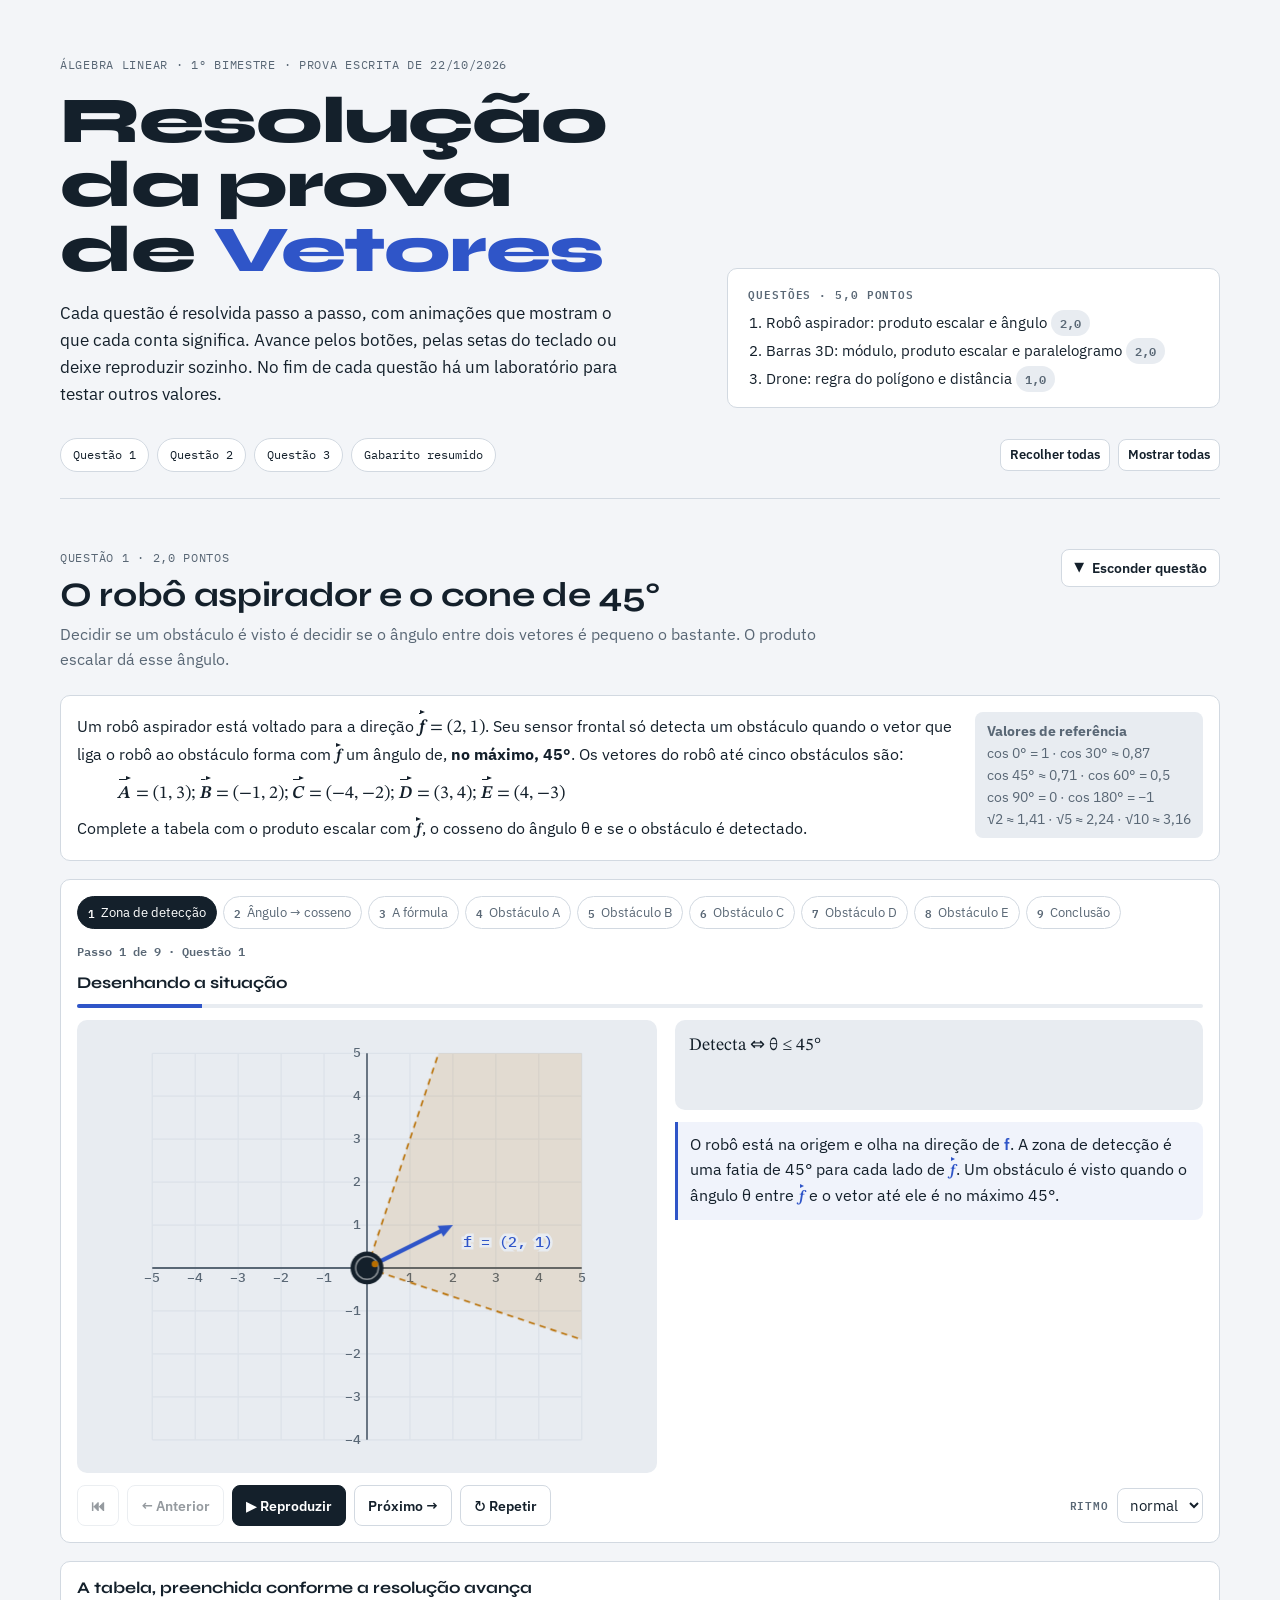
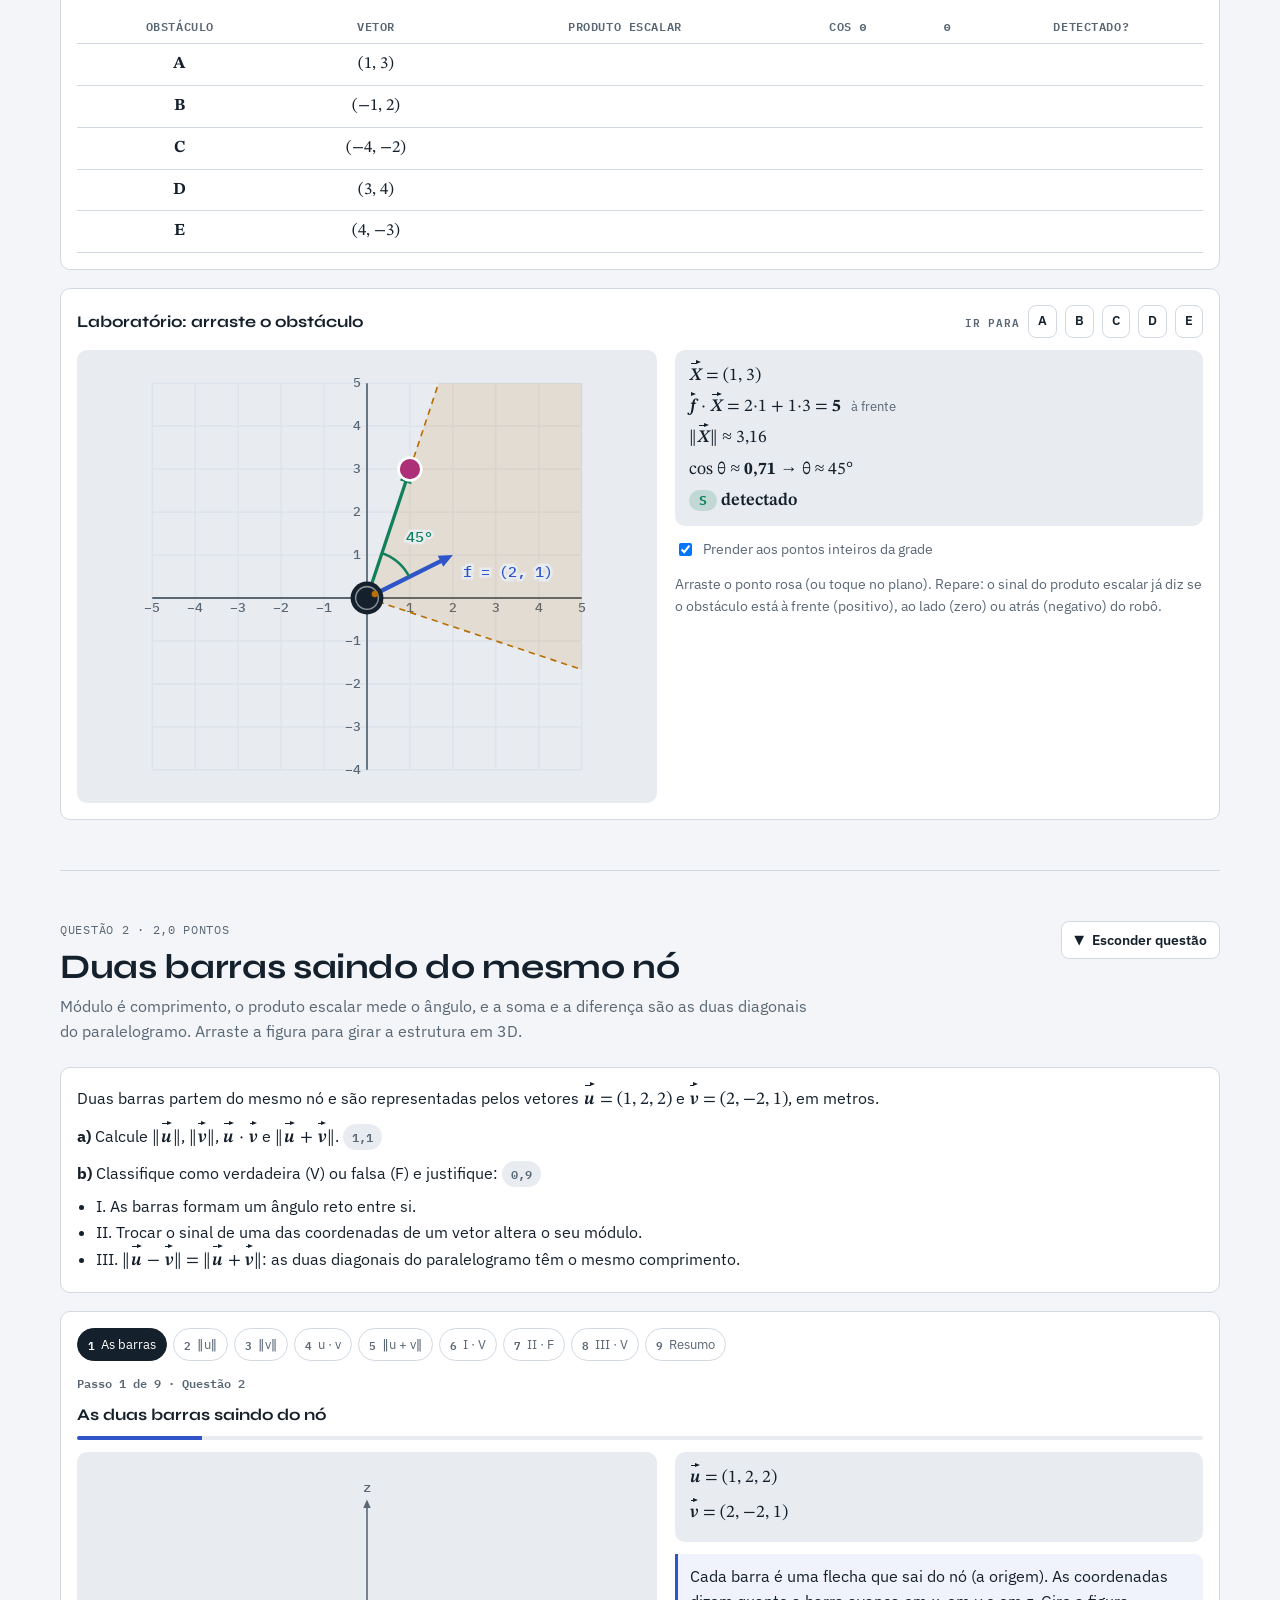
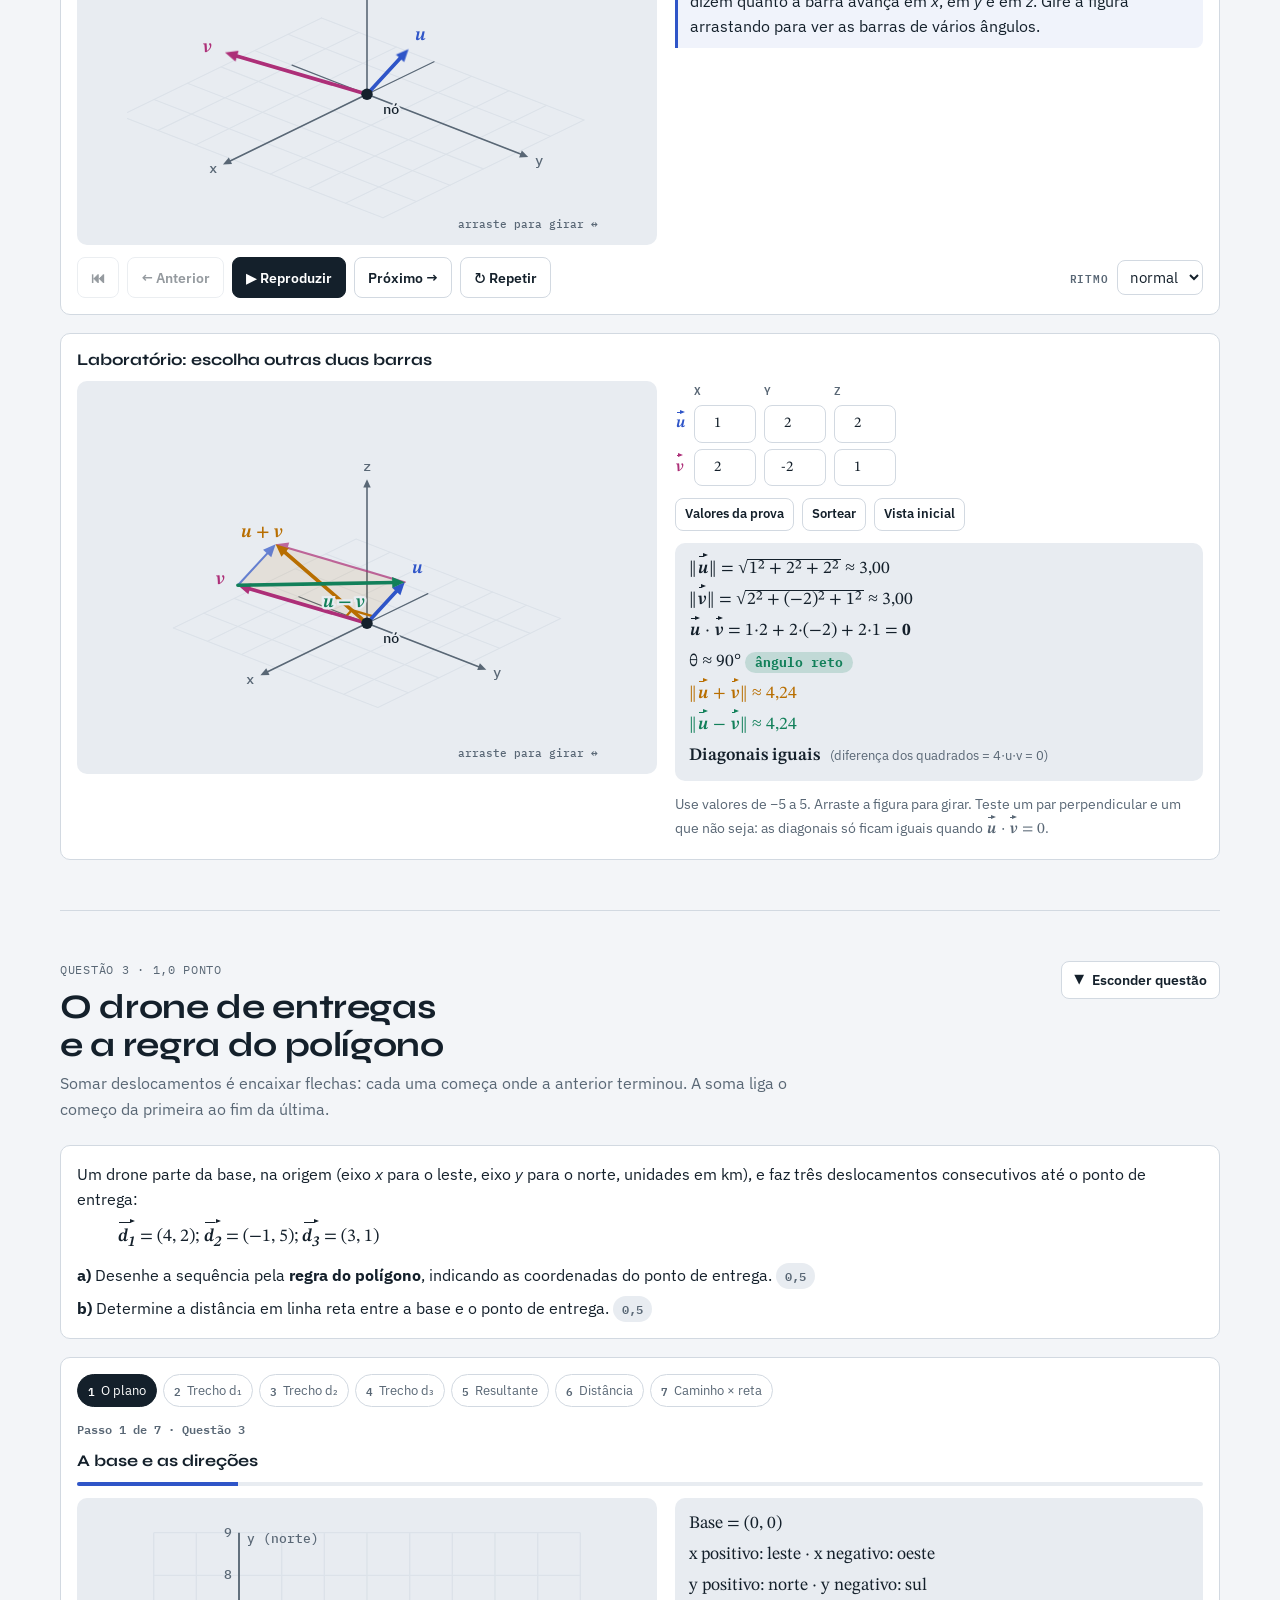
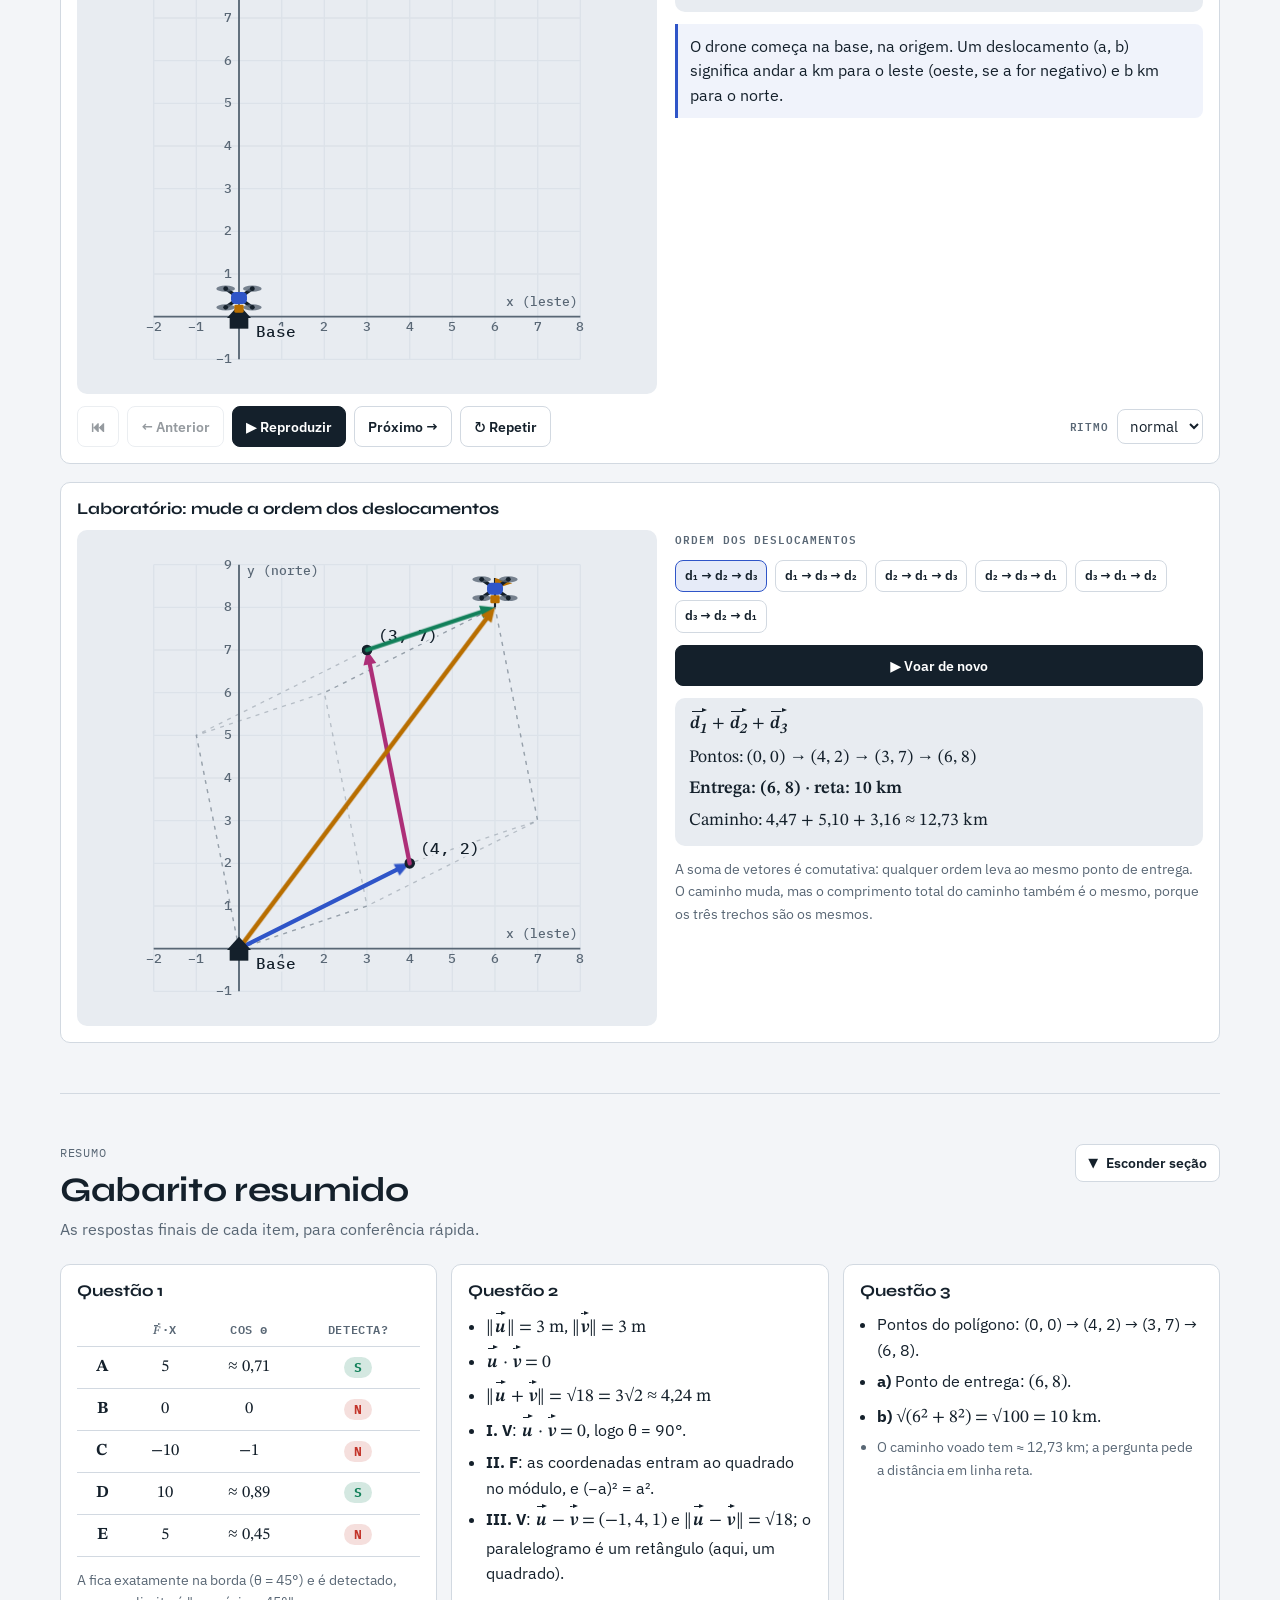
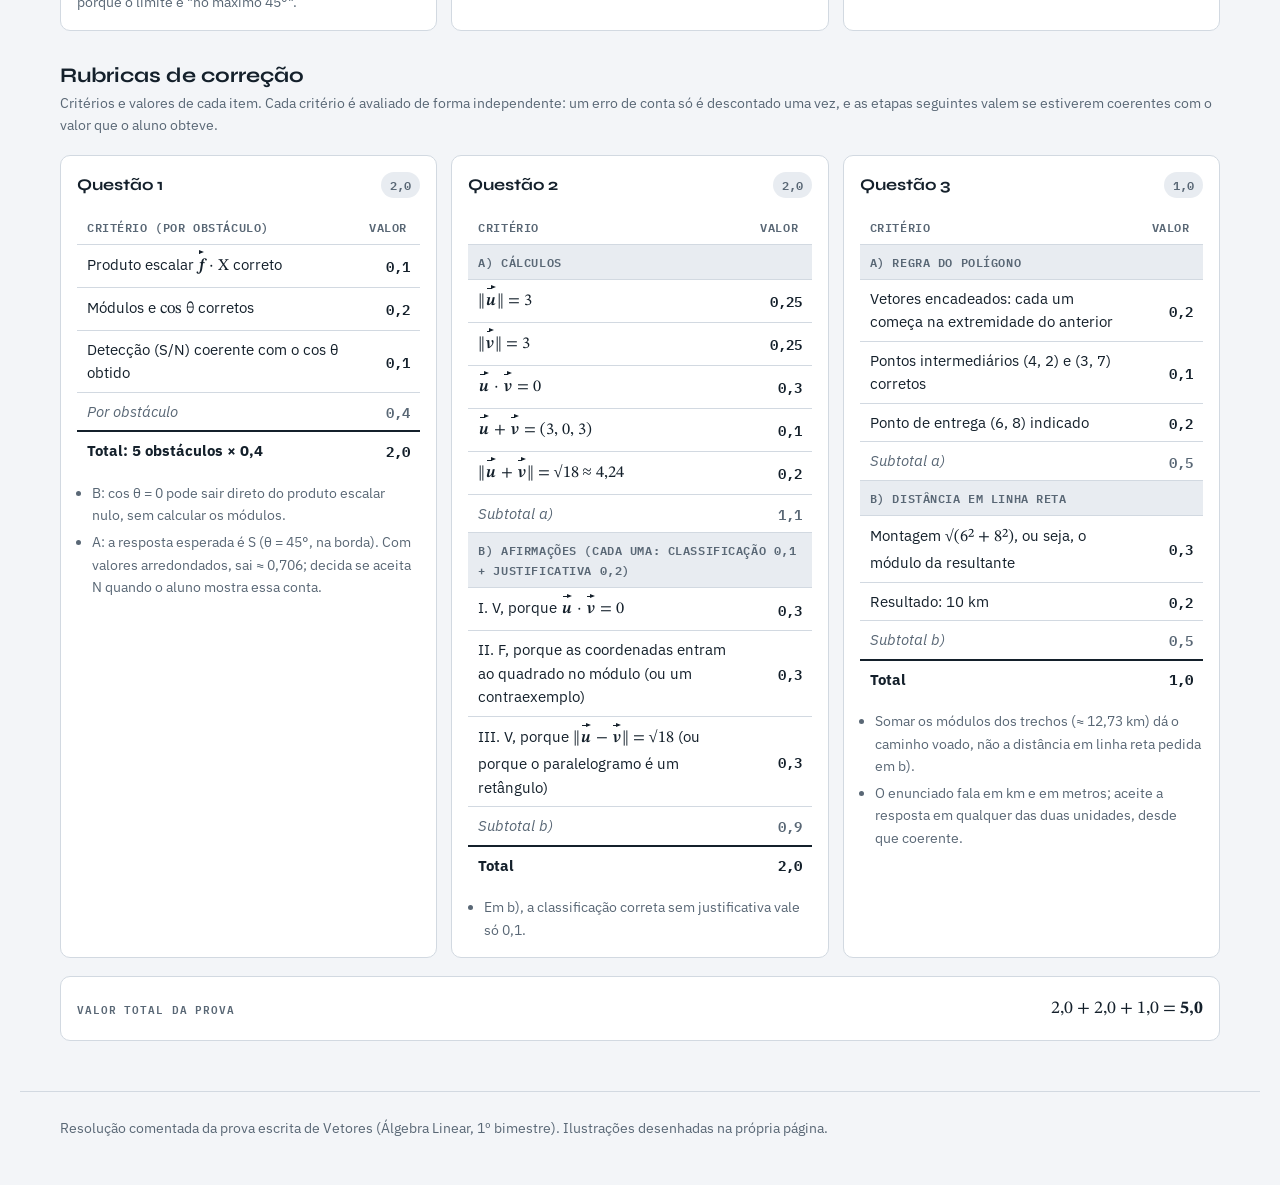
<file: prova-02/index.html>
<!doctype html>
<html lang="pt-BR">
<head>
<meta charset="utf-8">
<meta name="viewport" content="width=device-width,initial-scale=1">
<title>Resolução da Prova de Vetores</title>
<link rel="preconnect" href="https://fonts.googleapis.com">
<link rel="preconnect" href="https://fonts.gstatic.com" crossorigin>
<link rel="stylesheet" href="https://fonts.googleapis.com/css2?family=Syne:wght@600;700;800&family=IBM+Plex+Sans:wght@400;500;600;700&family=IBM+Plex+Mono:wght@400;600&family=STIX+Two+Text:ital,wght@0,400;0,600;1,400;1,600&display=swap">
<style>
/* Mesmo caderno visual dos laboratórios de Álgebra Linear. Cada questão é uma seção recolhível com um reprodutor de passos animado. */
:root{
  --bg:#F3F5F8; --surface:#FFFFFF; --sunk:#E8ECF1; --ink:#14202B; --muted:#596775; --line:#D2D9E1; --grid:#DCE2E9;
  --piv:#B86E00; --zero:#12805A; --op:#2F55C8; --sub:#AD2F78; --bad:#C3352B;
  --f-display:"Syne","Arial Black",system-ui,sans-serif;
  --f-body:"IBM Plex Sans",system-ui,-apple-system,"Segoe UI",Roboto,sans-serif;
  --f-mono:"IBM Plex Mono",ui-monospace,Menlo,Consolas,monospace;
  --f-math:"STIX Two Text","Cambria Math","Times New Roman",serif;
  --r:10px;
}
@media (prefers-color-scheme: dark){
  :root:not([data-theme="light"]){
    --bg:#0F141A; --surface:#161D25; --sunk:#0B1015; --ink:#E4EAF0; --muted:#93A1AF; --line:#2A3440; --grid:#1F2832;
    --piv:#F0A63A; --zero:#3FCB93; --op:#7D9BFF; --sub:#F07AC0; --bad:#FF7A6E; color-scheme:dark;
  }
}
:root[data-theme="dark"]{
  --bg:#0F141A; --surface:#161D25; --sunk:#0B1015; --ink:#E4EAF0; --muted:#93A1AF; --line:#2A3440; --grid:#1F2832;
  --piv:#F0A63A; --zero:#3FCB93; --op:#7D9BFF; --sub:#F07AC0; --bad:#FF7A6E; color-scheme:dark;
}
*{box-sizing:border-box}
[hidden]{display:none!important}
body{background:var(--bg);color:var(--ink);font:16px/1.6 var(--f-body);-webkit-font-smoothing:antialiased}
.wrap{max-width:1240px;margin-inline:auto;padding-inline:clamp(16px,4vw,40px)}
h1,h2,h3{margin:0;text-wrap:balance}
p{margin:0}
:focus-visible{outline:2px solid var(--op);outline-offset:2px}
.c-op{color:var(--op)} .c-sub{color:var(--sub)} .c-piv{color:var(--piv)} .c-zero{color:var(--zero)} .c-bad{color:var(--bad)}

/* notação */
.m{font-family:var(--f-math);font-size:1.12em;line-height:1.7;white-space:nowrap}
.m.wrap{white-space:normal}
.vec{position:relative;display:inline-block;margin:0 .05em;font-family:var(--f-math);font-style:italic;font-weight:600}
.vec::before{content:"";position:absolute;left:8%;right:2%;top:-.08em;height:.32em;
  background:linear-gradient(currentColor,currentColor) left 55%/calc(100% - .25em) 1.3px no-repeat;}
.vec::after{content:"";position:absolute;right:0;top:-.08em;border-left:.32em solid currentColor;border-top:.16em solid transparent;border-bottom:.16em solid transparent}
.rad{border-top:1.3px solid currentColor;padding:0 .12em;margin-left:-.05em}
.nm{font-family:var(--f-math)}

/* cabeçalho */
.hero{display:grid;grid-template-columns:minmax(0,1.25fr) minmax(0,1fr);gap:clamp(20px,4vw,56px);padding-block:clamp(28px,5vw,56px) 20px;align-items:end}
.eyebrow{font-family:var(--f-mono);font-size:.74rem;letter-spacing:.06em;text-transform:uppercase;color:var(--muted);margin-bottom:14px}
h1{font-family:var(--f-display);font-weight:800;font-size:clamp(2.2rem,5.6vw,4.1rem);line-height:.98;letter-spacing:-.02em}
h1 span{color:var(--op)}
.lead{font-size:1.06rem;max-width:58ch;margin-top:18px}
.hero-box{background:var(--surface);border:1px solid var(--line);border-radius:var(--r);padding:16px 20px;display:grid;gap:8px}
.hero-box ol{margin:0;padding-left:1.2em;display:grid;gap:4px;font-size:.94rem}
.lbl{font-family:var(--f-mono);font-size:.7rem;font-weight:600;letter-spacing:.08em;text-transform:uppercase;color:var(--muted)}
nav.toc{display:flex;flex-wrap:wrap;gap:8px;padding-block:10px 26px;align-items:center}
nav.toc a{font-family:var(--f-mono);font-size:.76rem;color:var(--ink);text-decoration:none;padding:6px 12px;border:1px solid var(--line);border-radius:999px;background:var(--surface)}
nav.toc a:hover{border-color:var(--ink)}
nav.toc .sp{flex:1}

/* seções colapsáveis */
section{padding-block:clamp(28px,4.5vw,50px);border-top:1px solid var(--line)}
.sec-top{display:flex;gap:16px;align-items:flex-start;justify-content:space-between;flex-wrap:wrap}
.sec-head{display:grid;gap:8px;max-width:76ch}
.sec-head .num{font-family:var(--f-mono);font-size:.74rem;color:var(--muted);letter-spacing:.06em}
h2{font-family:var(--f-display);font-weight:700;font-size:clamp(1.45rem,3vw,2.15rem);line-height:1.1;letter-spacing:-.01em}
.sec-head p{color:var(--muted)}
.collapse{display:inline-flex;align-items:center;gap:8px;font-size:.86rem;font-weight:600;padding:7px 12px;border-radius:8px;border:1px solid var(--line);background:var(--surface);color:var(--ink);cursor:pointer;white-space:nowrap}
.collapse:hover{border-color:var(--ink)}
.collapse .chev{display:inline-block;transition:transform .25s;font-size:.8rem}
section.closed .collapse .chev{transform:rotate(-90deg)}
section.closed{padding-block:18px}
section.closed .sec-head p{display:none}
.sec-body{margin-top:22px;display:grid;gap:18px}
section.closed .sec-body{display:none}

.card{background:var(--surface);border:1px solid var(--line);border-radius:var(--r);padding:16px;display:flex;flex-direction:column;gap:12px;min-width:0}
.card h3{font:700 1.02rem var(--f-display)}
.hint{font-size:.88rem;color:var(--muted)}
.row{display:flex;flex-wrap:wrap;gap:8px;align-items:center}
.row.spread{justify-content:space-between}
.pts{font:600 .74rem var(--f-mono);padding:3px 9px;border-radius:999px;background:var(--sunk);color:var(--muted)}

/* enunciado */
.stmt{display:grid;grid-template-columns:minmax(0,1fr) auto;gap:16px;align-items:start}
.stmt p+p,.stmt ul{margin-top:8px}
.stmt ul{padding-left:1.2em;margin-bottom:0}
.refs{font-size:.86rem;color:var(--muted);background:var(--sunk);border-radius:8px;padding:8px 12px}

/* controles */
button{font:inherit;color:inherit}
.btn{display:inline-flex;align-items:center;justify-content:center;gap:8px;font-weight:600;font-size:.9rem;padding:8px 13px;border-radius:8px;border:1px solid var(--line);background:var(--surface);color:var(--ink);cursor:pointer;transition:border-color .15s,background .15s,transform .1s}
.btn:hover{border-color:var(--ink)}
.btn:active{transform:translateY(1px)}
.btn[disabled]{opacity:.45;cursor:not-allowed}
.btn-primary{background:var(--ink);color:var(--surface);border-color:var(--ink)}
.btn-primary:hover{background:var(--op);border-color:var(--op)}
.btn.sm{font-size:.8rem;padding:5px 9px}
.btn[aria-pressed="true"]{border-color:var(--op);background:color-mix(in srgb,var(--op) 12%,var(--surface))}
select,input[type=text],input[type=number]{font:inherit;font-size:.92rem;padding:6px 8px;border-radius:8px;border:1px solid var(--line);background:var(--surface);color:var(--ink);min-width:0}
input[type=number]{width:62px;text-align:center;font-family:var(--f-math)}
.bad-input{border-color:var(--bad)!important}

/* reprodutor */
.steps{list-style:none;margin:0;padding:0;display:flex;flex-wrap:wrap;gap:6px}
.steps button{font-size:.82rem;padding:5px 10px;border-radius:999px;border:1px solid var(--line);background:var(--surface);cursor:pointer;color:var(--muted);display:inline-flex;gap:6px;align-items:center}
.steps button .n{font:600 .7rem var(--f-mono)}
.steps button.done{color:var(--ink)}
.steps button[aria-current="step"]{background:var(--ink);color:var(--surface);border-color:var(--ink)}
.ptitle{font:700 1.22rem var(--f-display)}
.pcount{font:600 .76rem var(--f-mono);color:var(--muted)}
.progress{height:4px;background:var(--sunk);border-radius:2px;overflow:hidden}
.progress i{display:block;height:100%;width:0;background:var(--op);transition:width .3s}
.pgrid{display:grid;grid-template-columns:minmax(0,1.1fr) minmax(0,1fr);gap:18px;align-items:start}
.pstage{background:var(--sunk);border-radius:10px;padding:8px;display:flex;justify-content:center;align-items:center;min-height:300px;position:relative}
.pstage svg{width:100%;max-width:480px;height:auto;display:block;user-select:none;-webkit-user-select:none}
.pside{display:grid;gap:12px;align-content:start}
.pcalc{display:grid;gap:4px;background:var(--sunk);border-radius:10px;padding:12px 14px;min-height:90px}
.cl{font-family:var(--f-math);font-size:1.1rem;line-height:1.55}
.cl .why{font:400 .82rem var(--f-body);color:var(--muted);margin-left:6px}
.cl.res{font-weight:600}
.pnote{font-size:.97rem;padding:10px 12px;border-left:3px solid var(--op);background:color-mix(in srgb,var(--op) 7%,transparent);border-radius:0 8px 8px 0}
.pnote b{font-weight:600}
.verdict{display:inline-block;font:700 .82rem var(--f-mono);padding:2px 10px;border-radius:999px;vertical-align:middle}
.verdict.yes{background:color-mix(in srgb,var(--zero) 18%,transparent);color:var(--zero)}
.verdict.no{background:color-mix(in srgb,var(--bad) 16%,transparent);color:var(--bad)}
.a{animation:ain .5s cubic-bezier(.2,.7,.2,1) both;animation-delay:calc(var(--i,0)*260ms)}
@keyframes ain{from{opacity:0;transform:translateY(8px)}}
.ctrl{display:flex;flex-wrap:wrap;gap:8px;align-items:center;justify-content:space-between}

/* svg */
svg text{font-family:var(--f-body)}
.gl{stroke:var(--grid);stroke-width:1}
.ax{stroke:var(--muted);stroke-width:1.4}
.tk{font:500 10px var(--f-mono);fill:var(--muted)}
.lb{font:italic 600 16px var(--f-math)}
.lbs{font:500 12px var(--f-mono)}
.draw line,.draw polyline,.draw path.d,line.draw{stroke-dasharray:1;stroke-dashoffset:1;animation:draw var(--dur,800ms) cubic-bezier(.45,0,.2,1) forwards;animation-delay:var(--d,0ms)}
.draw .hd{opacity:0;animation:fin .2s forwards;animation-delay:calc(var(--d,0ms) + var(--dur,800ms) - 140ms)}
.fade{opacity:0;animation:fin .5s forwards;animation-delay:var(--d,0ms)}
@keyframes draw{to{stroke-dashoffset:0}}
@keyframes fin{to{opacity:1}}
.rot{animation:spin .22s linear infinite;transform-box:fill-box;transform-origin:center}
@keyframes spin{to{transform:rotate(360deg)}}
.drag{cursor:grab;touch-action:pan-y}
.drag:active{cursor:grabbing}
.handle{cursor:grab}

/* tabela q1 */
.tbl{width:100%;border-collapse:collapse;font-size:.95rem}
.tbl th,.tbl td{padding:7px 10px;border-bottom:1px solid var(--line);text-align:center}
.tbl th{font:600 .72rem var(--f-mono);letter-spacing:.05em;text-transform:uppercase;color:var(--muted)}
.tbl td{font-family:var(--f-math);font-size:1.05rem}
.tbl tr.curr td{background:color-mix(in srgb,var(--sub) 10%,transparent)}
.tbl td.pend{color:transparent}
.tbl td.fill{animation:fin .6s both}
.tblwrap{overflow-x:auto}

/* laboratórios */
.lab{display:grid;grid-template-columns:minmax(0,1.1fr) minmax(0,1fr);gap:18px;align-items:start}
.readout{display:grid;gap:4px;background:var(--sunk);border-radius:10px;padding:12px 14px}
.coordin{display:grid;grid-template-columns:auto repeat(3,auto);gap:6px 8px;align-items:center;justify-content:start}

/* gabarito */
.ans{display:grid;grid-template-columns:repeat(auto-fit,minmax(min(100%,320px),1fr));gap:14px}
.ans .card ul{margin:0;padding-left:1.1em;display:grid;gap:4px}
.rub-head{display:grid;gap:4px;margin-top:14px}
.rub-head h3{font:700 1.3rem var(--f-display)}
.rub th:first-child,.rub td:first-child{text-align:left}
.rub td{font-family:var(--f-body);font-size:.92rem}
.rub td:last-child{font:600 .9rem var(--f-mono);text-align:right;white-space:nowrap;width:4.5em}
.rub tr.grp td{white-space:normal;text-align:left;width:auto;font:600 .72rem var(--f-mono);letter-spacing:.05em;text-transform:uppercase;color:var(--muted);background:var(--sunk)}
.rub tr.sum td{color:var(--muted);font-style:italic}
.rub tr.sum td:last-child{font-style:normal}
.rub tr.tot td{font-weight:700;border-top:2px solid var(--ink);border-bottom:0}
.rub-total{flex-direction:row;flex-wrap:wrap;justify-content:space-between;align-items:center}
.rub .m{white-space:normal}
.rub{table-layout:auto}
footer{border-top:1px solid var(--line);padding-block:26px 46px;color:var(--muted);font-size:.85rem}

@media (max-width:980px){ .pgrid,.lab{grid-template-columns:minmax(0,1fr)} }
@media (max-width:720px){ .hero,.stmt{grid-template-columns:minmax(0,1fr)} }
@media (prefers-reduced-motion: reduce){
  *{transition:none!important;animation:none!important}
  .draw line,.draw polyline,.draw path.d,line.draw{stroke-dasharray:none;stroke-dashoffset:0}
  .draw .hd,.fade{opacity:1}
}
</style>
</head>
<body style="margin:0">

<header class="wrap hero">
  <div>
    <div class="eyebrow">Álgebra Linear · 1º bimestre · Prova escrita de 22/10/2026</div>
    <h1>Resolução da prova de <span>Vetores</span></h1>
    <p class="lead">Cada questão é resolvida passo a passo, com animações que mostram o que cada conta significa. Avance pelos botões, pelas setas do teclado ou deixe reproduzir sozinho. No fim de cada questão há um laboratório para testar outros valores.</p>
  </div>
  <div class="hero-box">
    <span class="lbl">Questões · 5,0 pontos</span>
    <ol>
      <li>Robô aspirador: produto escalar e ângulo <span class="pts">2,0</span></li>
      <li>Barras 3D: módulo, produto escalar e paralelogramo <span class="pts">2,0</span></li>
      <li>Drone: regra do polígono e distância <span class="pts">1,0</span></li>
    </ol>
  </div>
</header>
<div class="wrap">
  <nav class="toc" aria-label="Questões">
    <a href="#q1">Questão 1</a><a href="#q2">Questão 2</a><a href="#q3">Questão 3</a><a href="#gabarito">Gabarito resumido</a>
    <span class="sp"></span>
    <button class="btn sm" id="all-close" type="button">Recolher todas</button>
    <button class="btn sm" id="all-open" type="button">Mostrar todas</button>
  </nav>
</div>

<main class="wrap">
<!-- ============ Q1 ============ -->
<section id="q1" data-sec>
  <div class="sec-top">
    <div class="sec-head"><span class="num">QUESTÃO 1 · 2,0 PONTOS</span><h2>O robô aspirador e o cone de 45°</h2><p>Decidir se um obstáculo é visto é decidir se o ângulo entre dois vetores é pequeno o bastante. O produto escalar dá esse ângulo.</p></div>
    <button class="collapse" type="button" aria-expanded="true"><span class="chev">▼</span><span class="ct">Esconder questão</span></button>
  </div>
  <div class="sec-body">
    <div class="card stmt">
      <div>
        <p>Um robô aspirador está voltado para a direção <span class="m"><span class="vec">f</span> = (2, 1)</span>. Seu sensor frontal só detecta um obstáculo quando o vetor que liga o robô ao obstáculo forma com <span class="vec">f</span> um ângulo de, <b>no máximo, 45°</b>. Os vetores do robô até cinco obstáculos são:</p>
        <p class="m wrap"><span class="vec">A</span> = (1, 3); <span class="vec">B</span> = (−1, 2); <span class="vec">C</span> = (−4, −2); <span class="vec">D</span> = (3, 4); <span class="vec">E</span> = (4, −3)</p>
        <p>Complete a tabela com o produto escalar com <span class="vec">f</span>, o cosseno do ângulo θ e se o obstáculo é detectado.</p>
      </div>
      <div class="refs"><b>Valores de referência</b><br>cos 0° = 1 · cos 30° ≈ 0,87<br>cos 45° ≈ 0,71 · cos 60° = 0,5<br>cos 90° = 0 · cos 180° = −1<br>√2 ≈ 1,41 · √5 ≈ 2,24 · √10 ≈ 3,16</div>
    </div>
    <div class="card player" id="p1"></div>
    <div class="card">
      <h3>A tabela, preenchida conforme a resolução avança</h3>
      <div class="tblwrap"><table class="tbl" id="q1-table">
        <thead><tr><th>Obstáculo</th><th>Vetor</th><th>Produto escalar</th><th>cos θ</th><th>θ</th><th>Detectado?</th></tr></thead><tbody></tbody>
      </table></div>
    </div>
    <div class="card">
      <div class="row spread"><h3>Laboratório: arraste o obstáculo</h3><div class="row"><span class="lbl">Ir para</span><span id="l1-go" class="row"></span></div></div>
      <div class="lab">
        <div class="pstage" id="l1-stage"></div>
        <div class="pside">
          <div class="readout" id="l1-out"></div>
          <label class="row hint"><input type="checkbox" id="l1-snap" checked> <span>Prender aos pontos inteiros da grade</span></label>
          <p class="hint">Arraste o ponto rosa (ou toque no plano). Repare: o sinal do produto escalar já diz se o obstáculo está à frente (positivo), ao lado (zero) ou atrás (negativo) do robô.</p>
        </div>
      </div>
    </div>
  </div>
</section>

<!-- ============ Q2 ============ -->
<section id="q2" data-sec>
  <div class="sec-top">
    <div class="sec-head"><span class="num">QUESTÃO 2 · 2,0 PONTOS</span><h2>Duas barras saindo do mesmo nó</h2><p>Módulo é comprimento, o produto escalar mede o ângulo, e a soma e a diferença são as duas diagonais do paralelogramo. Arraste a figura para girar a estrutura em 3D.</p></div>
    <button class="collapse" type="button" aria-expanded="true"><span class="chev">▼</span><span class="ct">Esconder questão</span></button>
  </div>
  <div class="sec-body">
    <div class="card stmt">
      <div>
        <p>Duas barras partem do mesmo nó e são representadas pelos vetores <span class="m"><span class="vec">u</span> = (1, 2, 2)</span> e <span class="m"><span class="vec">v</span> = (2, −2, 1)</span>, em metros.</p>
        <p><b>a)</b> Calcule <span class="m">‖<span class="vec">u</span>‖</span>, <span class="m">‖<span class="vec">v</span>‖</span>, <span class="m"><span class="vec">u</span> · <span class="vec">v</span></span> e <span class="m">‖<span class="vec">u</span> + <span class="vec">v</span>‖</span>. <span class="pts">1,1</span></p>
        <p><b>b)</b> Classifique como verdadeira (V) ou falsa (F) e justifique: <span class="pts">0,9</span></p>
        <ul>
          <li>I. As barras formam um ângulo reto entre si.</li>
          <li>II. Trocar o sinal de uma das coordenadas de um vetor altera o seu módulo.</li>
          <li>III. <span class="m">‖<span class="vec">u</span> − <span class="vec">v</span>‖ = ‖<span class="vec">u</span> + <span class="vec">v</span>‖</span>: as duas diagonais do paralelogramo têm o mesmo comprimento.</li>
        </ul>
      </div>
    </div>
    <div class="card player" id="p2"></div>
    <div class="card">
      <h3>Laboratório: escolha outras duas barras</h3>
      <div class="lab">
        <div class="pstage" id="l2-stage"></div>
        <div class="pside">
          <div class="coordin" id="l2-in">
            <span></span><span class="lbl">x</span><span class="lbl">y</span><span class="lbl">z</span>
            <span class="nm c-op"><span class="vec">u</span></span><input type="number" step="1" data-k="u0" value="1" aria-label="u x"><input type="number" step="1" data-k="u1" value="2" aria-label="u y"><input type="number" step="1" data-k="u2" value="2" aria-label="u z">
            <span class="nm c-sub"><span class="vec">v</span></span><input type="number" step="1" data-k="v0" value="2" aria-label="v x"><input type="number" step="1" data-k="v1" value="-2" aria-label="v y"><input type="number" step="1" data-k="v2" value="1" aria-label="v z">
          </div>
          <div class="row"><button class="btn sm" type="button" id="l2-prova">Valores da prova</button><button class="btn sm" type="button" id="l2-rand">Sortear</button><button class="btn sm" type="button" id="l2-reset">Vista inicial</button></div>
          <div class="readout" id="l2-out"></div>
          <p class="hint">Use valores de −5 a 5. Arraste a figura para girar. Teste um par perpendicular e um que não seja: as diagonais só ficam iguais quando <span class="m"><span class="vec">u</span> · <span class="vec">v</span> = 0</span>.</p>
        </div>
      </div>
    </div>
  </div>
</section>

<!-- ============ Q3 ============ -->
<section id="q3" data-sec>
  <div class="sec-top">
    <div class="sec-head"><span class="num">QUESTÃO 3 · 1,0 PONTO</span><h2>O drone de entregas e a regra do polígono</h2><p>Somar deslocamentos é encaixar flechas: cada uma começa onde a anterior terminou. A soma liga o começo da primeira ao fim da última.</p></div>
    <button class="collapse" type="button" aria-expanded="true"><span class="chev">▼</span><span class="ct">Esconder questão</span></button>
  </div>
  <div class="sec-body">
    <div class="card stmt">
      <div>
        <p>Um drone parte da base, na origem (eixo <i>x</i> para o leste, eixo <i>y</i> para o norte, unidades em km), e faz três deslocamentos consecutivos até o ponto de entrega:</p>
        <p class="m wrap"><span class="vec">d<sub>1</sub></span> = (4, 2); <span class="vec">d<sub>2</sub></span> = (−1, 5); <span class="vec">d<sub>3</sub></span> = (3, 1)</p>
        <p><b>a)</b> Desenhe a sequência pela <b>regra do polígono</b>, indicando as coordenadas do ponto de entrega. <span class="pts">0,5</span></p>
        <p><b>b)</b> Determine a distância em linha reta entre a base e o ponto de entrega. <span class="pts">0,5</span></p>
      </div>
    </div>
    <div class="card player" id="p3"></div>
    <div class="card">
      <h3>Laboratório: mude a ordem dos deslocamentos</h3>
      <div class="lab">
        <div class="pstage" id="l3-stage"></div>
        <div class="pside">
          <span class="lbl">Ordem dos deslocamentos</span>
          <div class="row" id="l3-orders"></div>
          <button class="btn btn-primary" type="button" id="l3-fly">▶ Voar de novo</button>
          <div class="readout" id="l3-out"></div>
          <p class="hint">A soma de vetores é comutativa: qualquer ordem leva ao mesmo ponto de entrega. O caminho muda, mas o comprimento total do caminho também é o mesmo, porque os três trechos são os mesmos.</p>
        </div>
      </div>
    </div>
  </div>
</section>

<!-- ============ GABARITO ============ -->
<section id="gabarito" data-sec>
  <div class="sec-top">
    <div class="sec-head"><span class="num">RESUMO</span><h2>Gabarito resumido</h2><p>As respostas finais de cada item, para conferência rápida.</p></div>
    <button class="collapse" type="button" aria-expanded="true"><span class="chev">▼</span><span class="ct">Esconder seção</span></button>
  </div>
  <div class="sec-body">
    <div class="ans">
      <div class="card"><h3>Questão 1</h3>
        <div class="tblwrap"><table class="tbl" id="gab1"><thead><tr><th></th><th><span class="vec">f</span>·X</th><th>cos θ</th><th>Detecta?</th></tr></thead><tbody></tbody></table></div>
        <p class="hint">A fica exatamente na borda (θ = 45°) e é detectado, porque o limite é "no máximo 45°".</p>
      </div>
      <div class="card"><h3>Questão 2</h3>
        <ul>
          <li><span class="m">‖<span class="vec">u</span>‖ = 3 m</span>, <span class="m">‖<span class="vec">v</span>‖ = 3 m</span></li>
          <li><span class="m"><span class="vec">u</span> · <span class="vec">v</span> = 0</span></li>
          <li><span class="m">‖<span class="vec">u</span> + <span class="vec">v</span>‖ = √18 = 3√2 ≈ 4,24 m</span></li>
          <li><b>I. V</b>: <span class="m"><span class="vec">u</span> · <span class="vec">v</span> = 0</span>, logo θ = 90°.</li>
          <li><b>II. F</b>: as coordenadas entram ao quadrado no módulo, e (−a)² = a².</li>
          <li><b>III. V</b>: <span class="m"><span class="vec">u</span> − <span class="vec">v</span> = (−1, 4, 1)</span> e <span class="m">‖<span class="vec">u</span> − <span class="vec">v</span>‖ = √18</span>; o paralelogramo é um retângulo (aqui, um quadrado).</li>
        </ul>
      </div>
      <div class="card"><h3>Questão 3</h3>
        <ul>
          <li>Pontos do polígono: (0, 0) → (4, 2) → (3, 7) → (6, 8).</li>
          <li><b>a)</b> Ponto de entrega: <span class="m">(6, 8)</span>.</li>
          <li><b>b)</b> <span class="m">√(6² + 8²) = √100 = 10 km</span>.</li>
          <li class="hint">O caminho voado tem ≈ 12,73 km; a pergunta pede a distância em linha reta.</li>
        </ul>
      </div>
    </div>
    <div class="rub-head">
      <h3>Rubricas de correção</h3>
      <p class="hint">Critérios e valores de cada item. Cada critério é avaliado de forma independente: um erro de conta só é descontado uma vez, e as etapas seguintes valem se estiverem coerentes com o valor que o aluno obteve.</p>
    </div>
    <div class="ans">
      <div class="card"><div class="row spread"><h3>Questão 1</h3><span class="pts">2,0</span></div>
        <table class="tbl rub">
          <thead><tr><th>Critério (por obstáculo)</th><th>Valor</th></tr></thead>
          <tbody>
            <tr><td>Produto escalar <span class="m"><span class="vec">f</span> · X</span> correto</td><td>0,1</td></tr>
            <tr><td>Módulos e <span class="m">cos θ</span> corretos</td><td>0,2</td></tr>
            <tr><td>Detecção (S/N) coerente com o cos θ obtido</td><td>0,1</td></tr>
            <tr class="sum"><td>Por obstáculo</td><td>0,4</td></tr>
            <tr class="tot"><td>Total: 5 obstáculos × 0,4</td><td>2,0</td></tr>
          </tbody>
        </table>
        <ul class="hint">
          <li>B: cos θ = 0 pode sair direto do produto escalar nulo, sem calcular os módulos.</li>
          <li>A: a resposta esperada é S (θ = 45°, na borda). Com valores arredondados, sai ≈ 0,706; decida se aceita N quando o aluno mostra essa conta.</li>
        </ul>
      </div>
      <div class="card"><div class="row spread"><h3>Questão 2</h3><span class="pts">2,0</span></div>
        <table class="tbl rub">
          <thead><tr><th>Critério</th><th>Valor</th></tr></thead>
          <tbody>
            <tr class="grp"><td colspan="2">a) Cálculos</td></tr>
            <tr><td><span class="m">‖<span class="vec">u</span>‖ = 3</span></td><td>0,25</td></tr>
            <tr><td><span class="m">‖<span class="vec">v</span>‖ = 3</span></td><td>0,25</td></tr>
            <tr><td><span class="m"><span class="vec">u</span> · <span class="vec">v</span> = 0</span></td><td>0,3</td></tr>
            <tr><td><span class="m"><span class="vec">u</span> + <span class="vec">v</span> = (3, 0, 3)</span></td><td>0,1</td></tr>
            <tr><td><span class="m">‖<span class="vec">u</span> + <span class="vec">v</span>‖ = √18 ≈ 4,24</span></td><td>0,2</td></tr>
            <tr class="sum"><td>Subtotal a)</td><td>1,1</td></tr>
            <tr class="grp"><td colspan="2">b) Afirmações (cada uma: classificação 0,1 + justificativa 0,2)</td></tr>
            <tr><td>I. V, porque <span class="m"><span class="vec">u</span> · <span class="vec">v</span> = 0</span></td><td>0,3</td></tr>
            <tr><td>II. F, porque as coordenadas entram ao quadrado no módulo (ou um contraexemplo)</td><td>0,3</td></tr>
            <tr><td>III. V, porque <span class="m">‖<span class="vec">u</span> − <span class="vec">v</span>‖ = √18</span> (ou porque o paralelogramo é um retângulo)</td><td>0,3</td></tr>
            <tr class="sum"><td>Subtotal b)</td><td>0,9</td></tr>
            <tr class="tot"><td>Total</td><td>2,0</td></tr>
          </tbody>
        </table>
        <ul class="hint"><li>Em b), a classificação correta sem justificativa vale só 0,1.</li></ul>
      </div>
      <div class="card"><div class="row spread"><h3>Questão 3</h3><span class="pts">1,0</span></div>
        <table class="tbl rub">
          <thead><tr><th>Critério</th><th>Valor</th></tr></thead>
          <tbody>
            <tr class="grp"><td colspan="2">a) Regra do polígono</td></tr>
            <tr><td>Vetores encadeados: cada um começa na extremidade do anterior</td><td>0,2</td></tr>
            <tr><td>Pontos intermediários (4, 2) e (3, 7) corretos</td><td>0,1</td></tr>
            <tr><td>Ponto de entrega (6, 8) indicado</td><td>0,2</td></tr>
            <tr class="sum"><td>Subtotal a)</td><td>0,5</td></tr>
            <tr class="grp"><td colspan="2">b) Distância em linha reta</td></tr>
            <tr><td>Montagem <span class="m">√(6² + 8²)</span>, ou seja, o módulo da resultante</td><td>0,3</td></tr>
            <tr><td>Resultado: 10 km</td><td>0,2</td></tr>
            <tr class="sum"><td>Subtotal b)</td><td>0,5</td></tr>
            <tr class="tot"><td>Total</td><td>1,0</td></tr>
          </tbody>
        </table>
        <ul class="hint">
          <li>Somar os módulos dos trechos (≈ 12,73 km) dá o caminho voado, não a distância em linha reta pedida em b).</li>
          <li>O enunciado fala em km e em metros; aceite a resposta em qualquer das duas unidades, desde que coerente.</li>
        </ul>
      </div>
    </div>
    <div class="card rub-total"><span class="lbl">Valor total da prova</span><span class="m">2,0 + 2,0 + 1,0 = <b>5,0</b></span></div>
  </div>
</section>
</main>
<footer class="wrap">Resolução comentada da prova escrita de Vetores (Álgebra Linear, 1º bimestre). Ilustrações desenhadas na própria página.</footer>

<script>
(() => {
'use strict';
const $ = (s, r = document) => r.querySelector(s);
const $$ = (s, r = document) => [...r.querySelectorAll(s)];
const reduce = matchMedia('(prefers-reduced-motion: reduce)').matches;
let UID = 0; const uid = () => 'g' + (++UID);

/* ---------- formatação ---------- */
const fmt = (x, d = 2) => { const r = Math.round(x * 10 ** d) / 10 ** d; const s = (Math.abs(r) < 1e-12 ? 0 : r).toFixed(d).replace('.', ','); return s.startsWith('-') ? '−' + s.slice(1) : s; };
const fmtT = (x, d = 2) => fmt(x, d).replace(/,?0+$/, '') || '0';
const I = x => (x < 0 ? '−' + Math.abs(x) : String(x));
const IP = x => (x < 0 ? `(−${Math.abs(x)})` : String(x));
const N1 = x => (x < 0 ? `(${fmtT(x, 1)})` : fmtT(x, 1));
const V = n => `<span class="vec">${n}</span>`;
const SQ = s => `√<span class="rad">${s}</span>`;
const vecS = v => `(${v.map(I).join(', ')})`;
const dot = (a, b) => a.reduce((s, x, i) => s + x * b[i], 0);
const norm = a => Math.sqrt(dot(a, a));
const deg = r => r * 180 / Math.PI;
const easeIO = t => t < .5 ? 2 * t * t : 1 - (-2 * t + 2) ** 2 / 2;
function tween(ms, fn, delay = 0){
  if (reduce){ fn(1); return () => {}; }
  let id, t0 = null, stop = false;
  // antes do atraso nada é desenhado: assim vários trechos encadeados não disputam a posição do drone
  const f = t => { if (stop) return; if (t0 === null) t0 = t; const e = t - t0 - delay; if (e < 0){ id = requestAnimationFrame(f); return; } const k = Math.min(1, e / ms); fn(easeIO(k)); if (k < 1) id = requestAnimationFrame(f); };
  id = requestAnimationFrame(f);
  return () => { stop = true; cancelAnimationFrame(id); };
}

/* ---------- SVG ---------- */
function arrow(x1, y1, x2, y2, col, o = {}){
  const w = o.w || 3, h = o.h || 12, a = Math.atan2(y2 - y1, x2 - x1), L = Math.hypot(x2 - x1, y2 - y1);
  const e = Math.min(h * .75, L * .5), lx = x2 - Math.cos(a) * e, ly = y2 - Math.sin(a) * e;
  const p = t => [x2 - h * Math.cos(a + t), y2 - h * Math.sin(a + t)];
  const [ax, ay] = p(.42), [bx, by] = p(-.42);
  return `<g class="${o.cls || ''}" style="--d:${o.d || 0}ms;--dur:${o.dur || 800}ms"${o.op != null ? ` opacity="${o.op}"` : ''}><line x1="${x1}" y1="${y1}" x2="${lx}" y2="${ly}" pathLength="1" stroke-linecap="round" style="stroke:${col};stroke-width:${w}" ${o.dash ? 'stroke-dasharray="6 5"' : ''}/><polygon class="hd" points="${x2},${y2} ${ax},${ay} ${bx},${by}" style="fill:${col}"/></g>`;
}
const seg = (x1, y1, x2, y2, col, o = {}) => `<line x1="${x1}" y1="${y1}" x2="${x2}" y2="${y2}" pathLength="1" class="${o.cls || ''}" style="stroke:${col};stroke-width:${o.w || 1.5};--d:${o.d || 0}ms;--dur:${o.dur || 700}ms" ${o.dash ? 'stroke-dasharray="5 4"' : ''} stroke-linecap="round"/>`;
const txt = (x, y, s, col, cls = 'lb', o = {}) => `<text x="${x}" y="${y}" class="${cls}${o.fade ? ' fade' : ''}" text-anchor="${o.anchor || 'middle'}" dominant-baseline="middle" style="fill:${col};--d:${o.d || 0}ms"${o.halo ? ' paint-order="stroke" stroke="var(--sunk)" stroke-width="4"' : ''}>${s}</text>`;
class Plane {
  constructor(o){ Object.assign(this, o); this.W = (this.xmax - this.xmin) * this.u + 2 * this.pad; this.H = (this.ymax - this.ymin) * this.u + 2 * this.pad; }
  X(x){ return +(this.pad + (x - this.xmin) * this.u).toFixed(2); }
  Y(y){ return +(this.pad + (this.ymax - y) * this.u).toFixed(2); }
  open(extra = ''){ return `<svg viewBox="0 0 ${this.W} ${this.H}" ${extra}>`; }
  grid(o = {}){
    let h = '';
    for (let x = this.xmin; x <= this.xmax; x++) h += `<line class="gl" x1="${this.X(x)}" y1="${this.Y(this.ymin)}" x2="${this.X(x)}" y2="${this.Y(this.ymax)}"/>`;
    for (let y = this.ymin; y <= this.ymax; y++) h += `<line class="gl" x1="${this.X(this.xmin)}" y1="${this.Y(y)}" x2="${this.X(this.xmax)}" y2="${this.Y(y)}"/>`;
    h += `<line class="ax" x1="${this.X(this.xmin)}" y1="${this.Y(0)}" x2="${this.X(this.xmax)}" y2="${this.Y(0)}"/><line class="ax" x1="${this.X(0)}" y1="${this.Y(this.ymin)}" x2="${this.X(0)}" y2="${this.Y(this.ymax)}"/>`;
    for (let x = this.xmin; x <= this.xmax; x++) if (x) h += `<text class="tk" x="${this.X(x)}" y="${this.Y(0) + 11}" text-anchor="middle">${I(x)}</text>`;
    for (let y = this.ymin; y <= this.ymax; y++) if (y) h += `<text class="tk" x="${this.X(0) - 5}" y="${this.Y(y) + 3}" text-anchor="end">${I(y)}</text>`;
    if (o.xl) h += `<text class="tk" x="${this.X(this.xmax) - 2}" y="${this.Y(0) - 8}" text-anchor="end">${o.xl}</text>`;
    if (o.yl) h += `<text class="tk" x="${this.X(0) + 6}" y="${this.Y(this.ymax) + 8}" text-anchor="start">${o.yl}</text>`;
    return h;
  }
}

/* ---------- reprodutor de passos ---------- */
const players = [];
class Player {
  constructor(root, steps, name){
    this.root = root; this.steps = steps; this.cur = 0; this.cancels = []; this.playing = false; this.timer = null; this.name = name;
    root.innerHTML = `
      <ol class="steps"></ol>
      <div class="row spread"><span class="pcount"></span></div>
      <h3 class="ptitle"></h3>
      <div class="progress"><i></i></div>
      <div class="pgrid"><div class="pstage"></div><div class="pside"><div class="pcalc"></div><p class="pnote"></p><div class="pextra"></div></div></div>
      <div class="ctrl">
        <div class="row">
          <button class="btn" type="button" data-a="first" aria-label="Primeiro passo">⏮</button>
          <button class="btn" type="button" data-a="prev">← Anterior</button>
          <button class="btn btn-primary" type="button" data-a="play">▶ Reproduzir</button>
          <button class="btn" type="button" data-a="next">Próximo →</button>
          <button class="btn" type="button" data-a="replay" aria-label="Repetir animação do passo">↻ Repetir</button>
        </div>
        <label class="row"><span class="lbl">Ritmo</span><select data-a="speed"><option value="7500">calmo</option><option value="5200" selected>normal</option><option value="3400">rápido</option></select></label>
      </div>`;
    this.$ = s => root.querySelector(s);
    this.$('.steps').innerHTML = steps.map((s, i) => `<li><button type="button" data-i="${i}"><span class="n">${i + 1}</span>${s.short || s.title}</button></li>`).join('');
    this.$('.steps').addEventListener('click', e => { const b = e.target.closest('button'); if (b){ this.stop(); this.show(+b.dataset.i); } });
    root.querySelector('.ctrl').addEventListener('click', e => {
      const a = e.target.closest('button')?.dataset.a; if (!a) return;
      if (a === 'play') return this.playing ? this.stop() : this.play();
      this.stop();
      if (a === 'first') this.show(0); if (a === 'prev') this.show(this.cur - 1); if (a === 'next') this.show(this.cur + 1); if (a === 'replay') this.show(this.cur);
    });
    players.push(this);
    this.show(0);
  }
  show(i){
    this.cancels.forEach(c => c()); this.cancels = [];
    this.cur = Math.max(0, Math.min(this.steps.length - 1, i));
    const s = this.steps[this.cur];
    this.$('.pcount').textContent = `Passo ${this.cur + 1} de ${this.steps.length} · ${this.name}`;
    this.$('.ptitle').innerHTML = s.title;
    this.$('.progress i').style.width = ((this.cur + 1) / this.steps.length * 100) + '%';
    this.$('.pcalc').innerHTML = (s.calc || []).map((l, k) => `<div class="cl a${typeof l === 'object' && l.res ? ' res' : ''}" style="--i:${k + (s.calcDelay || 0)}">${typeof l === 'object' ? l.h : l}</div>`).join('') || '<div class="hint">Observe a figura.</div>';
    this.$('.pnote').innerHTML = s.note || '';
    this.$('.pextra').innerHTML = s.extra ? s.extra() : '';
    this.$('[data-a="prev"]').disabled = this.$('[data-a="first"]').disabled = this.cur === 0;
    this.$('[data-a="next"]').disabled = this.cur === this.steps.length - 1;
    $$('.steps button', this.root).forEach((b, k) => { k === this.cur ? b.setAttribute('aria-current', 'step') : b.removeAttribute('aria-current'); b.classList.toggle('done', k < this.cur); });
    s.scene(this.$('.pstage'), this);
    if (s.after) s.after(this);
  }
  play(){ this.playing = true; this.$('[data-a="play"]').textContent = '❚❚ Pausar'; if (this.cur >= this.steps.length - 1) this.show(0); this.timer = setTimeout(() => this.tick(), +this.$('[data-a="speed"]').value); }
  tick(){ if (!this.playing) return; if (this.cur >= this.steps.length - 1) return this.stop(); this.show(this.cur + 1); this.timer = setTimeout(() => this.tick(), +this.$('[data-a="speed"]').value); }
  stop(){ this.playing = false; clearTimeout(this.timer); this.$('[data-a="play"]').textContent = '▶ Reproduzir'; }
}
document.addEventListener('keydown', e => {
  if (e.target.matches('input, select, textarea') || e.ctrlKey || e.metaKey || e.altKey) return;
  if (e.key !== 'ArrowRight' && e.key !== 'ArrowLeft') return;
  const mid = innerHeight / 2;
  const p = players.find(p => { const sec = p.root.closest('section'); if (sec.classList.contains('closed')) return false; const r = p.root.getBoundingClientRect(); return r.top < mid && r.bottom > mid; })
    || players.find(p => { const r = p.root.getBoundingClientRect(); return !p.root.closest('section').classList.contains('closed') && r.top < innerHeight && r.bottom > 0; });
  if (!p) return;
  p.stop(); p.show(p.cur + (e.key === 'ArrowRight' ? 1 : -1));
});

/* ---------- seções recolhíveis ---------- */
const SKEY = 'prova-vetores-secoes';
let closedSet = new Set(); try { closedSet = new Set(JSON.parse(localStorage.getItem(SKEY) || '[]')); } catch (_) {}
function setSec(sec, open){
  sec.classList.toggle('closed', !open);
  const b = sec.querySelector('.collapse'), word = sec.id === 'gabarito' ? 'seção' : 'questão';
  b.setAttribute('aria-expanded', String(open)); b.querySelector('.ct').textContent = (open ? 'Esconder ' : 'Mostrar ') + word;
  if (open) closedSet.delete(sec.id); else closedSet.add(sec.id);
  try { localStorage.setItem(SKEY, JSON.stringify([...closedSet])); } catch (_) {}
  if (!open) players.forEach(p => { if (sec.contains(p.root)) p.stop(); });
}
$$('[data-sec]').forEach(sec => {
  sec.querySelector('.collapse').addEventListener('click', () => {
    const opening = sec.classList.contains('closed'); setSec(sec, opening);
    if (opening) players.forEach(p => { if (sec.contains(p.root)) p.show(p.cur); });
  });
  if (closedSet.has(sec.id)) setSec(sec, false);
});
$('#all-close').addEventListener('click', () => $$('[data-sec]').forEach(s => setSec(s, false)));
$('#all-open').addEventListener('click', () => { $$('[data-sec]').forEach(s => setSec(s, true)); players.forEach(p => p.show(p.cur)); });
$$('nav.toc a').forEach(a => a.addEventListener('click', () => { const s = document.querySelector(a.getAttribute('href')); if (s && s.classList.contains('closed')){ setSec(s, true); players.forEach(p => { if (s.contains(p.root)) p.show(p.cur); }); } }));

/* =====================================================================
   QUESTÃO 1
   ===================================================================== */
const F = [2, 1], NF2 = 5, COS45 = Math.SQRT1_2;
const OBS = [
  { k:'A', v:[1, 3] }, { k:'B', v:[-1, 2] }, { k:'C', v:[-4, -2] }, { k:'D', v:[3, 4] }, { k:'E', v:[4, -3] },
].map(o => { const d = dot(F, o.v), n2 = dot(o.v, o.v), c = d / Math.sqrt(NF2 * n2); return { ...o, d, n2, c, th:deg(Math.acos(Math.max(-1, Math.min(1, c)))), det:c >= COS45 - 1e-9 }; });
const PL1 = new Plane({ xmin:-5, xmax:5, ymin:-4, ymax:5, u:34, pad:20 });
const AF = Math.atan2(1, 2);
function robotSVG(pl){ const x = pl.X(0), y = pl.Y(0); return `<g><circle cx="${x}" cy="${y}" r="13" style="fill:var(--ink)"/><circle cx="${x}" cy="${y}" r="9" style="fill:none;stroke:var(--surface);stroke-width:1.2;opacity:.5"/><circle cx="${x + 7 * Math.cos(AF)}" cy="${y - 7 * Math.sin(AF)}" r="2.6" style="fill:var(--piv)"/></g>`; }
function coneSVG(pl, o = {}){
  const id = uid(), R = 14, pts = [[pl.X(0), pl.Y(0)]];
  for (let k = 0; k <= 48; k++){ const a = AF - Math.PI / 4 + k * (Math.PI / 2) / 48; pts.push([pl.X(R * Math.cos(a)), pl.Y(R * Math.sin(a))]); }
  const e1 = [pl.X(9 * Math.cos(AF - Math.PI / 4)), pl.Y(9 * Math.sin(AF - Math.PI / 4))], e2 = [pl.X(9 * Math.cos(AF + Math.PI / 4)), pl.Y(9 * Math.sin(AF + Math.PI / 4))];
  return `<defs><clipPath id="${id}"><rect x="${pl.pad}" y="${pl.pad}" width="${pl.W - 2 * pl.pad}" height="${pl.H - 2 * pl.pad}"/></clipPath></defs>
    <g clip-path="url(#${id})" class="${o.fade ? 'fade' : ''}" style="--d:${o.d || 0}ms"><polygon points="${pts.map(p => p.join(',')).join(' ')}" style="fill:var(--piv);opacity:.13"/>
    <line x1="${pl.X(0)}" y1="${pl.Y(0)}" x2="${e1[0]}" y2="${e1[1]}" style="stroke:var(--piv);stroke-width:1.3" stroke-dasharray="5 4"/>
    <line x1="${pl.X(0)}" y1="${pl.Y(0)}" x2="${e2[0]}" y2="${e2[1]}" style="stroke:var(--piv);stroke-width:1.3" stroke-dasharray="5 4"/></g>`;
}
function arcPts(pl, a1, a2, r){ const pts = []; for (let k = 0; k <= 36; k++){ const a = a1 + (a2 - a1) * k / 36; pts.push(`${pl.X(r * Math.cos(a))},${pl.Y(r * Math.sin(a))}`); } return pts.join(' '); }
function angleArc(pl, v, col, label, o = {}){
  const a = Math.atan2(v[1], v[0]); let d = a - AF; while (d > Math.PI) d -= 2 * Math.PI; while (d <= -Math.PI) d += 2 * Math.PI;
  const r = o.r || 1.25, mid = AF + d / 2, lr = r + .75;
  return `<g class="${o.anim ? 'draw' : ''}" style="--d:${o.d || 0}ms;--dur:700ms"><polyline points="${arcPts(pl, AF, AF + d, r)}" pathLength="1" style="fill:none;stroke:${col};stroke-width:2"/></g>` +
    (label ? txt(pl.X(lr * Math.cos(mid)), pl.Y(lr * Math.sin(mid)), label, col, 'lbs', { fade:o.anim, d:(o.d || 0) + 600, halo:true }) : '');
}
function obsSVG(pl, o, col, opt = {}){
  const x = pl.X(o.v[0]), y = pl.Y(o.v[1]), lab = `${o.k} ${vecS(o.v)}`;
  const far = o.v[0] <= -3, dx = o.v[0] >= 0 || far ? 10 : -10, anchor = o.v[0] >= 0 || far ? 'start' : 'end', dy = far ? 16 : -12;
  return arrow(pl.X(0), pl.Y(0), x, y, col, { cls:opt.anim ? 'draw' : '', d:opt.d, w:opt.w || 2.6, op:opt.op }) +
    `<g${opt.op != null ? ` opacity="${opt.op}"` : ''} class="${opt.anim ? 'fade' : ''}" style="--d:${(opt.d || 0) + 500}ms"><circle cx="${x}" cy="${y}" r="5" style="fill:${col}"/>${txt(x + dx, y + dy, lab, col, 'lbs', { anchor, halo:true })}</g>`;
}
const fArrow = (pl, o = {}) => arrow(pl.X(0), pl.Y(0), pl.X(2), pl.Y(1), 'var(--op)', { cls:o.anim ? 'draw' : '', d:o.d, w:3.4 }) + txt(pl.X(2) + 8, pl.Y(1) + 14, 'f = (2, 1)', 'var(--op)', 'lbs', { anchor:'start', halo:true, fade:o.anim, d:(o.d || 0) + 700 });
function q1Scene(content){ return st => { st.innerHTML = PL1.open('role="img" aria-label="Plano com o robô na origem, o cone de detecção e os vetores"') + PL1.grid() + content() + '</svg>'; }; }
// régua do cosseno
function gauge(c, o = {}){
  const W = 320, x = v => 18 + (v + 1) / 2 * (W - 36);
  const marks = [[-1, '−1', '180°'], [0, '0', '90°'], [.5, '0,5', '60°'], [COS45, '0,71', '45°'], [1, '1', '0°']];
  let h = `<svg viewBox="0 0 ${W} 74" style="width:100%;max-width:360px;display:block"><text class="tk" x="${W / 2}" y="9" text-anchor="middle">régua do cosseno (θ entre 0° e 180°)</text>
    <rect x="${x(-1)}" y="30" width="${x(1) - x(-1)}" height="8" rx="4" style="fill:var(--line)"/>
    <rect x="${x(COS45)}" y="30" width="${x(1) - x(COS45)}" height="8" rx="4" style="fill:var(--zero);opacity:.8"/>`;
  marks.forEach(([v, s, a]) => { h += `<line x1="${x(v)}" y1="27" x2="${x(v)}" y2="41" style="stroke:var(--muted)"/><text class="tk" x="${x(v)}" y="52" text-anchor="middle">${s}</text><text class="tk" x="${x(v)}" y="65" text-anchor="middle" style="fill:var(--ink)">${a}</text>`; });
  if (c != null){
    const col = c >= COS45 - 1e-9 ? 'var(--zero)' : 'var(--bad)';
    h += `<g class="gm" style="--from:${x(1) - x(c)}px"><polygon points="${x(c)},28 ${x(c) - 6},17 ${x(c) + 6},17" style="fill:${col}"/></g>`;
  }
  return h + `</svg><style>.gm{animation:gslide 1.1s cubic-bezier(.3,0,.2,1) both;animation-delay:${o.d || 900}ms}@keyframes gslide{from{transform:translateX(var(--from))}}</style>`;
}
function q1Steps(){
  const steps = [];
  steps.push({ short:'Zona de detecção', title:'Desenhando a situação',
    note:'O robô está na origem e olha na direção de <b class="c-op">f</b>. A zona de detecção é uma fatia de 45° para cada lado de <span class="vec c-op">f</span>. Um obstáculo é visto quando o ângulo θ entre <span class="vec c-op">f</span> e o vetor até ele é no máximo 45°.',
    calc:['Detecta ⇔ θ ≤ 45°'],
    scene:q1Scene(() => coneSVG(PL1, { fade:true }) + fArrow(PL1, { anim:true, d:300 }) + robotSVG(PL1)) });
  steps.push({ short:'Ângulo → cosseno', title:'Trocar o ângulo pelo cosseno',
    note:'Não precisamos medir o ângulo com transferidor. Entre 0° e 180°, quanto <b>maior</b> o ângulo, <b>menor</b> o cosseno. Então "θ no máximo 45°" vira "cos θ no mínimo cos 45° ≈ 0,71": a faixa verde da régua.',
    calc:['θ ≤ 45°', '⇔ cos θ ≥ cos 45°', { h:'⇔ cos θ ≥ 0,71', res:true }],
    extra:() => gauge(null),
    scene:q1Scene(() => coneSVG(PL1) + fArrow(PL1) + robotSVG(PL1) + angleArc(PL1, [Math.cos(AF + Math.PI / 4), Math.sin(AF + Math.PI / 4)], 'var(--piv)', '45°', { anim:true, r:2.1 }) + angleArc(PL1, [Math.cos(AF - Math.PI / 4), Math.sin(AF - Math.PI / 4)], 'var(--piv)', '45°', { anim:true, r:2.1, d:300 })) });
  steps.push({ short:'A fórmula', title:'A fórmula do cosseno e o módulo de f',
    note:'O cosseno do ângulo entre dois vetores é o produto escalar dividido pelo produto dos módulos. O módulo de <span class="vec c-op">f</span> vale para todas as linhas da tabela, então calculamos uma vez só.',
    calc:[`cos θ = ${V('f')} · ${V('X')} ÷ (‖${V('f')}‖ · ‖${V('X')}‖)`, `${V('f')} · ${V('X')} = 2·x + 1·y`, { h:`‖${V('f')}‖ = ${SQ('2² + 1²')} = ${SQ('5')} ≈ 2,24`, res:true }],
    scene:q1Scene(() => coneSVG(PL1) + fArrow(PL1) + robotSVG(PL1) +
      seg(PL1.X(0), PL1.Y(0), PL1.X(2), PL1.Y(0), 'var(--op)', { dash:true, cls:'draw', d:300 }) + seg(PL1.X(2), PL1.Y(0), PL1.X(2), PL1.Y(1), 'var(--op)', { dash:true, cls:'draw', d:900 }) +
      txt(PL1.X(1), PL1.Y(0) + 12, '2', 'var(--op)', 'lbs', { fade:true, d:700 }) + txt(PL1.X(2) + 10, PL1.Y(.5), '1', 'var(--op)', 'lbs', { fade:true, d:1300 }) +
      txt(PL1.X(.6), PL1.Y(1.15), '√5', 'var(--op)', 'lbs', { fade:true, d:1700, halo:true })) });
  const info = {
    A:{ calc:o => [`${V('f')} · ${V('A')} = 2·1 + 1·3 = <b>5</b>`, `‖${V('A')}‖ = ${SQ('1² + 3²')} = ${SQ('10')} ≈ 3,16`, `cos θ = 5 ÷ (${SQ('5')} · ${SQ('10')}) = 5 ÷ ${SQ('50')} ≈ <b>0,71</b>`, { h:`0,71 ≥ 0,71 → θ = 45° <span class="verdict yes">S</span>`, res:true }],
      note:'Produto escalar positivo: A está à frente. O cosseno dá exatamente o de 45° (5 ÷ √50 = √2 ÷ 2): A está <b>na borda</b> do cone. Como o sensor detecta até 45° inclusive, A é detectado. Atenção ao arredondamento: 5 ÷ (2,24 · 3,16) ≈ 0,706, que arredonda para 0,71. Não é "um pouco menos" que cos 45°; a diferença vem só dos valores aproximados.' },
    B:{ calc:o => [`${V('f')} · ${V('B')} = 2·(−1) + 1·2 = <b>0</b>`, `‖${V('B')}‖ = ${SQ('(−1)² + 2²')} = ${SQ('5')} ≈ 2,24`, `cos θ = 0 ÷ (${SQ('5')} · ${SQ('5')}) = <b>0</b>`, { h:`0 &lt; 0,71 → θ = 90° <span class="verdict no">N</span>`, res:true }],
      note:'Produto escalar <b>zero</b> significa vetores perpendiculares: B está exatamente "ao lado" do robô, a 90°. Nem era preciso calcular o módulo, pois zero dividido por qualquer número dá zero.' },
    C:{ calc:o => [`${V('f')} · ${V('C')} = 2·(−4) + 1·(−2) = <b>−10</b>`, `‖${V('C')}‖ = ${SQ('(−4)² + (−2)²')} = ${SQ('20')} = 2${SQ('5')} ≈ 4,47`, `cos θ = −10 ÷ (${SQ('5')} · 2${SQ('5')}) = −10 ÷ 10 = <b>−1</b>`, { h:`−1 &lt; 0,71 → θ = 180° <span class="verdict no">N</span>`, res:true }],
      note:'Produto escalar <b>negativo</b>: o obstáculo está atrás do robô (ângulo maior que 90°), e só isso já basta para dizer N. Aqui é o caso extremo: <span class="vec">C</span> = −2<span class="vec">f</span>, a direção exatamente oposta.' },
    D:{ calc:o => [`${V('f')} · ${V('D')} = 2·3 + 1·4 = <b>10</b>`, `‖${V('D')}‖ = ${SQ('3² + 4²')} = ${SQ('25')} = 5`, `cos θ = 10 ÷ (${SQ('5')} · 5) = 2 ÷ ${SQ('5')} ≈ <b>0,89</b>`, { h:`0,89 ≥ 0,71 → θ ≈ 26,6° <span class="verdict yes">S</span>`, res:true }],
      note:'Cosseno maior que 0,71, portanto ângulo menor que 45°: D está bem dentro do cone. Pela tabela de referência, 0,89 fica entre cos 30° (0,87) e cos 0° (1), então θ está entre 0° e 30°.' },
    E:{ calc:o => [`${V('f')} · ${V('E')} = 2·4 + 1·(−3) = <b>5</b>`, `‖${V('E')}‖ = ${SQ('4² + (−3)²')} = ${SQ('25')} = 5`, `cos θ = 5 ÷ (${SQ('5')} · 5) = 1 ÷ ${SQ('5')} ≈ <b>0,45</b>`, { h:`0,45 &lt; 0,71 → θ ≈ 63,4° <span class="verdict no">N</span>`, res:true }],
      note:'O produto escalar é positivo (E está à frente), mas o cosseno 0,45 é menor que 0,71: o ângulo passa de 45°. Pela referência, 0,45 fica entre cos 60° (0,5) e cos 90° (0), então θ está entre 60° e 90°. E está à frente, mas fora do cone.' },
  };
  OBS.forEach((o, idx) => {
    steps.push({ short:`Obstáculo ${o.k}`, title:`Obstáculo ${o.k}: ${V(o.k)} = ${vecS(o.v)}`, obs:idx,
      calc:info[o.k].calc(o), note:info[o.k].note, extra:() => gauge(o.c, { d:900 }),
      scene:q1Scene(() => coneSVG(PL1) + OBS.slice(0, idx).map(p => obsSVG(PL1, p, p.det ? 'var(--zero)' : 'var(--bad)', { op:.4, w:2 })).join('') + fArrow(PL1) +
        obsSVG(PL1, o, 'var(--sub)', { anim:true, d:150 }) + angleArc(PL1, o.v, 'var(--sub)', `θ = ${fmtT(o.th, 1)}°`, { anim:true, d:900, r:o.k === 'C' ? .9 : 1.3 }) + robotSVG(PL1)) });
  });
  steps.push({ short:'Conclusão', title:'Conclusão: A e D são detectados',
    note:'Só A e D ficam dentro do cone (A exatamente na borda). Observe o atalho: o sinal do produto escalar separa "à frente" (positivo) de "ao lado ou atrás" (zero ou negativo). Para B e C não era preciso calcular cosseno nenhum para responder N.',
    calc:OBS.map(o => `${o.k}: ${V('f')}·${V(o.k)} = ${I(o.d)}, cos θ ≈ ${fmt(o.c)} <span class="verdict ${o.det ? 'yes' : 'no'}">${o.det ? 'S' : 'N'}</span>`),
    scene:q1Scene(() => coneSVG(PL1) + OBS.map((p, k) => obsSVG(PL1, p, p.det ? 'var(--zero)' : 'var(--bad)', { anim:true, d:k * 220 })).join('') + fArrow(PL1) + robotSVG(PL1)) });
  return steps;
}
// tabela
const q1Rows = [
  ['A', '(1, 3)', '5', '≈ 0,71', '45°'], ['B', '(−1, 2)', '0', '0', '90°'], ['C', '(−4, −2)', '−10', '−1', '180°'], ['D', '(3, 4)', '10', '≈ 0,89', '≈ 26,6°'], ['E', '(4, −3)', '5', '≈ 0,45', '≈ 63,4°'],
];
function fillTable(p){
  const s = p.steps[p.cur], last = p.cur === p.steps.length - 1;
  const doneUpTo = last ? 5 : s.obs != null ? s.obs + 1 : 0;
  $('#q1-table tbody').innerHTML = q1Rows.map((r, i) => {
    const filled = i < doneUpTo, isNew = s.obs === i;
    const cells = r.slice(2).concat([OBS[i].det ? '<span class="verdict yes">S</span>' : '<span class="verdict no">N</span>']);
    return `<tr class="${isNew ? 'curr' : ''}"><td><b>${r[0]}</b></td><td>${r[1]}</td>${cells.map((c, k) => `<td class="${filled ? (isNew ? 'fill' : '') : 'pend'}" style="${isNew ? `animation-delay:${600 + k * 650}ms` : ''}">${filled ? c : '·'}</td>`).join('')}</tr>`;
  }).join('');
}
const q1steps = q1Steps(); q1steps.forEach(s => { s.after = fillTable; });
new Player($('#p1'), q1steps, 'Questão 1');
$('#gab1 tbody').innerHTML = q1Rows.map((r, i) => `<tr><td><b>${r[0]}</b></td><td>${r[2]}</td><td>${r[3]}</td><td>${OBS[i].det ? '<span class="verdict yes">S</span>' : '<span class="verdict no">N</span>'}</td></tr>`).join('');

// laboratório 1
{
  let P = [1, 3];
  const st = $('#l1-stage');
  function render(){
    const d = dot(F, P), n = norm(P);
    let svg = PL1.open('class="drag" role="img" aria-label="Plano interativo: arraste o obstáculo"') + PL1.grid() + coneSVG(PL1) + fArrow(PL1);
    if (n > 1e-9){
      const c = d / (Math.sqrt(5) * n), th = deg(Math.acos(Math.max(-1, Math.min(1, c)))), det = c >= COS45 - 1e-9, col = det ? 'var(--zero)' : 'var(--bad)';
      svg += arrow(PL1.X(0), PL1.Y(0), PL1.X(P[0]), PL1.Y(P[1]), col, { w:2.6 }) + angleArc(PL1, P, col, `${fmtT(th, 1)}°`, { r:1.1 });
      $('#l1-out').innerHTML = `<div class="cl">${V('X')} = (${fmtT(P[0], 1)}, ${fmtT(P[1], 1)})</div><div class="cl">${V('f')} · ${V('X')} = 2·${N1(P[0])} + 1·${N1(P[1])} = <b>${fmtT(d, 2)}</b> <span class="why">${d > 1e-9 ? 'à frente' : d < -1e-9 ? 'atrás' : 'perpendicular'}</span></div><div class="cl">‖${V('X')}‖ ≈ ${fmt(n)}</div><div class="cl">cos θ ≈ <b>${fmt(c)}</b> → θ ≈ ${fmtT(th, 1)}°</div><div class="cl res">${det ? '<span class="verdict yes">S</span> detectado' : '<span class="verdict no">N</span> fora do cone'}</div>`;
    } else $('#l1-out').innerHTML = '<div class="cl">O obstáculo está na posição do robô. Escolha outro ponto.</div>';
    svg += `<circle class="handle" cx="${PL1.X(P[0])}" cy="${PL1.Y(P[1])}" r="9" style="fill:var(--sub);stroke:var(--surface);stroke-width:2"/>` + robotSVG(PL1) + '</svg>';
    st.innerHTML = svg;
  }
  function toPlane(e){
    const svg = st.querySelector('svg'), pt = svg.createSVGPoint(); pt.x = e.clientX; pt.y = e.clientY;
    const q = pt.matrixTransform(svg.getScreenCTM().inverse());
    let x = PL1.xmin + (q.x - PL1.pad) / PL1.u, y = PL1.ymax - (q.y - PL1.pad) / PL1.u;
    const snap = $('#l1-snap').checked ? 1 : 10;
    x = Math.round(x * snap) / snap; y = Math.round(y * snap) / snap;
    return [Math.max(PL1.xmin, Math.min(PL1.xmax, x)), Math.max(PL1.ymin, Math.min(PL1.ymax, y))];
  }
  let dragging = false;
  st.addEventListener('pointerdown', e => { if (!e.target.closest('svg')) return; dragging = true; try { st.setPointerCapture(e.pointerId); } catch (_) {} P = toPlane(e); render(); });
  st.addEventListener('pointermove', e => { if (!dragging) return; const q = toPlane(e); if (q[0] !== P[0] || q[1] !== P[1]){ P = q; render(); } });
  st.addEventListener('pointerup', () => { dragging = false; });
  $('#l1-go').innerHTML = OBS.map(o => `<button class="btn sm" type="button" data-k="${o.k}">${o.k}</button>`).join('');
  $('#l1-go').addEventListener('click', e => { const b = e.target.closest('button'); if (!b) return; P = OBS.find(o => o.k === b.dataset.k).v.slice(); render(); });
  render();
}

/* =====================================================================
   QUESTÃO 2 · vista 3D
   ===================================================================== */
const add3 = (a, b) => a.map((x, i) => x + b[i]);
const sub3 = (a, b) => a.map((x, i) => x - b[i]);
const mul3 = (k, a) => a.map(x => k * x);
class View3D {
  constructor(host, o = {}){
    this.host = host; this.yaw0 = o.yaw ?? -2.3; this.pitch0 = o.pitch ?? .45; this.yaw = this.yaw0; this.pitch = this.pitch0; this.s = o.s || 44; this.W = 420; this.H = 330; this.cx = 210; this.cy = 205;
    this.draw = null;
    let drag = null;
    host.addEventListener('pointerdown', e => { if (!e.target.closest('svg')) return; drag = { x:e.clientX, y:e.clientY, yaw:this.yaw, pitch:this.pitch }; try { host.setPointerCapture(e.pointerId); } catch (_) {} });
    host.addEventListener('pointermove', e => { if (!drag) return; this.yaw = drag.yaw - (e.clientX - drag.x) * .01; this.pitch = Math.max(-.15, Math.min(1.35, drag.pitch + (e.clientY - drag.y) * .008)); this.render(false); });
    host.addEventListener('pointerup', () => { drag = null; });
  }
  reset(){ this.yaw = this.yaw0; this.pitch = this.pitch0; }
  P(p){ const a = this.yaw, b = this.pitch, xr = p[0] * Math.cos(a) - p[1] * Math.sin(a), yr = p[0] * Math.sin(a) + p[1] * Math.cos(a), up = p[2] * Math.cos(b) + yr * Math.sin(b); return [+(this.cx + this.s * xr).toFixed(2), +(this.cy - this.s * up).toFixed(2)]; }
  render(anim){ if (this.draw) this.host.innerHTML = `<svg viewBox="0 0 ${this.W} ${this.H}" class="drag" role="img" aria-label="Vista 3D das barras; arraste para girar">${this.draw(this, anim)}<text class="tk" x="${this.W - 8}" y="${this.H - 8}" text-anchor="end">arraste para girar ↔</text></svg>`; }
}
function a3(view, p, q, col, o = {}){ const [x1, y1] = view.P(p), [x2, y2] = view.P(q); return arrow(x1, y1, x2, y2, col, o); }
function s3(view, p, q, col, o = {}){ const [x1, y1] = view.P(p), [x2, y2] = view.P(q); return seg(x1, y1, x2, y2, col, o); }
function l3(view, p, s, col, o = {}){
  const [x, y] = view.P(p), [ox, oy] = view.P(o.from || [0, 0, 0]); let dx = x - ox, dy = y - oy; const L = Math.hypot(dx, dy) || 1; dx /= L; dy /= L;
  const k = o.off ?? 16; return txt(x + dx * k, y + dy * k, s, col, o.cls || 'lb', { halo:true, fade:o.fade, d:o.d });
}
function scene3D(view, st, anim){
  // st: { u, v, show:{...}, an:{...} }
  const A = k => anim && st.an && k in st.an ? 'draw' : '';
  const Fd = k => !!(anim && st.an && k in st.an);
  const D = k => (st.an && st.an[k]) || 0;
  const u = st.u, v = st.v, S = st.show || {};
  let h = '';
  const G = st.gridR || [-2, 4, -3, 4];
  for (let x = G[0]; x <= G[1]; x++) h += s3(view, [x, G[2], 0], [x, G[3], 0], 'var(--grid)', { w:1 });
  for (let y = G[2]; y <= G[3]; y++) h += s3(view, [G[0], y, 0], [G[1], y, 0], 'var(--grid)', { w:1 });
  const ax = st.axisL || 4.3;
  [['x', [1, 0, 0]], ['y', [0, 1, 0]], ['z', [0, 0, 1]]].forEach(([n, e]) => {
    h += s3(view, mul3(n === 'z' ? 0 : -2, e), [0, 0, 0], 'var(--muted)', { w:1, dash:true });
    h += a3(view, [0, 0, 0], mul3(ax, e), 'var(--muted)', { w:1.4, h:8 }) + l3(view, mul3(ax, e), n, 'var(--muted)', { off:10, cls:'lbs' });
  });
  if (S.mirror){
    const pts = [[-1.5, 0, -.3], [4, 0, -.3], [4, 0, 3.2], [-1.5, 0, 3.2]].map(p => view.P(p).join(',')).join(' ');
    h += `<g class="${Fd('mirror') ? 'fade' : ''}" style="--d:${D('mirror')}ms"><polygon points="${pts}" style="fill:var(--op);fill-opacity:.1;stroke:var(--op);stroke-opacity:.45"/></g>` + l3(view, [4, 0, 3.2], 'plano y = 0 (espelho)', 'var(--op)', { cls:'lbs', off:4, fade:Fd('mirror'), d:D('mirror') });
  }
  const proj = (w, col, key) => {
    const p1 = [w[0], 0, 0], p2 = [w[0], w[1], 0], d0 = D(key);
    return s3(view, [0, 0, 0], p1, col, { w:2.2, cls:A(key), d:d0 }) + s3(view, p1, p2, col, { w:2.2, cls:A(key), d:d0 + 700 }) + s3(view, p2, w, col, { w:2.2, cls:A(key), d:d0 + 1400 }) +
      s3(view, [0, 0, 0], p2, 'var(--muted)', { w:1.5, dash:true, cls:Fd(key) ? 'fade' : '', d:d0 + 2100 }) +
      txt(...mid2(view, [0, 0, 0], p2), '√' + (w[0] ** 2 + w[1] ** 2), 'var(--muted)', 'lbs', { halo:true, fade:Fd(key), d:d0 + 2200 }) +
      txt(...mid2(view, [0, 0, 0], p1), I(w[0]), col, 'lbs', { halo:true, fade:Fd(key), d:d0 + 400 }) +
      txt(...mid2(view, p1, p2), I(w[1]), col, 'lbs', { halo:true, fade:Fd(key), d:d0 + 1100 }) +
      txt(...mid2(view, p2, w, 12), I(w[2]), col, 'lbs', { halo:true, fade:Fd(key), d:d0 + 1800 });
  };
  if (S.projU) h += proj(u, 'var(--op)', 'projU');
  if (S.projV) h += proj(v, 'var(--sub)', 'projV');
  const sum = add3(u, v);
  if (S.para){
    const poly = [[0, 0, 0], u, sum, v].map(p => view.P(p).join(',')).join(' ');
    h += `<g class="${Fd('para') ? 'fade' : ''}" style="--d:${D('para')}ms"><polygon points="${poly}" style="fill:var(--piv);fill-opacity:.1"/>` +
      a3(view, u, sum, 'var(--sub)', { w:1.8, dash:true, op:.7 }) + a3(view, v, sum, 'var(--op)', { w:1.8, dash:true, op:.7 }) + '</g>';
  }
  if (S.right){
    const e = .5, uh = mul3(e / norm(u), u), vh = mul3(e / norm(v), v);
    const pts = [uh, add3(uh, vh), vh].map(p => view.P(p).join(',')).join(' ');
    h += `<g class="${A('right')}" style="--d:${D('right')}ms;--dur:600ms"><polyline points="${pts}" pathLength="1" style="fill:none;stroke:var(--piv);stroke-width:2"/></g>`;
  }
  if (S.vGhost) h += a3(view, [0, 0, 0], S.vGhost, 'var(--sub)', { w:2, dash:true, op:.55 }) + l3(view, S.vGhost, `(${S.vGhost.map(I).join(', ')})`, 'var(--sub)', { cls:'lbs' });
  h += a3(view, [0, 0, 0], u, 'var(--op)', { w:3.2, cls:A('u'), d:D('u') }) + l3(view, u, 'u', 'var(--op)', { fade:Fd('u'), d:D('u') + 600 });
  h += a3(view, [0, 0, 0], v, 'var(--sub)', { w:3.2, cls:A('v'), d:D('v') }) + l3(view, v, S.vName || 'v', 'var(--sub)', { fade:Fd('v'), d:D('v') + 600 });
  if (S.mirrorLink) h += s3(view, S.vGhost, v, 'var(--muted)', { w:1.3, dash:true, cls:Fd('v') ? 'fade' : '', d:D('v') + 700 });
  if (S.sum) h += a3(view, [0, 0, 0], sum, 'var(--piv)', { w:3.2, cls:A('sum'), d:D('sum') }) + l3(view, sum, 'u + v', 'var(--piv)', { fade:Fd('sum'), d:D('sum') + 600 });
  if (S.diff) h += a3(view, v, u, 'var(--zero)', { w:3.2, cls:A('diff'), d:D('diff') }) + l3(view, add3(mul3(.5, add3(u, v)), [0, 0, 0]), 'u − v', 'var(--zero)', { from:[0, 0, 0], off:-26, fade:Fd('diff'), d:D('diff') + 600 });
  const [ox, oy] = view.P([0, 0, 0]);
  h += `<circle cx="${ox}" cy="${oy}" r="5" style="fill:var(--ink)"/>` + txt(ox + 14, oy + 14, 'nó', 'var(--ink)', 'lbs', { anchor:'start', halo:true });
  return h;
}
function mid2(view, p, q, off = 0){ const [x1, y1] = view.P(p), [x2, y2] = view.P(q); return [(x1 + x2) / 2 + off, (y1 + y2) / 2 - (off ? 0 : 9)]; }

const U = [1, 2, 2], VV = [2, -2, 1];
function q2Steps(){
  const steps = [];
  const mk = (title, short, calc, note, st, extra) => ({ title, short, calc, note, extra, st });
  steps.push(mk('As duas barras saindo do nó', 'As barras',
    [`${V('u')} = (1, 2, 2)`, `${V('v')} = (2, −2, 1)`],
    'Cada barra é uma flecha que sai do nó (a origem). As coordenadas dizem quanto a barra avança em <i>x</i>, em <i>y</i> e em <i>z</i>. Gire a figura arrastando para ver as barras de vários ângulos.',
    { u:U, v:VV, show:{}, an:{ u:200, v:900 } }));
  steps.push(mk('Módulo de u: Pitágoras duas vezes', '‖u‖',
    [`No chão: ${SQ('1² + 2²')} = ${SQ('5')}`, `Subindo 2: ${SQ('(√5)² + 2²')} = ${SQ('5 + 4')}`, { h:`‖${V('u')}‖ = ${SQ('1² + 2² + 2²')} = ${SQ('9')} = 3 m`, res:true }],
    'Ande pelos eixos até a ponta: 1 em <i>x</i>, 2 em <i>y</i>, 2 em <i>z</i>. No chão, a diagonal mede √5 (Pitágoras). Ela e a subida de 2 formam outro triângulo retângulo, cuja hipotenusa é a barra. Resultado: somar os quadrados das três coordenadas e tirar a raiz.',
    { u:U, v:VV, show:{ projU:1 }, an:{ projU:200 } }));
  steps.push(mk('Módulo de v', '‖v‖',
    [`‖${V('v')}‖ = ${SQ('2² + (−2)² + 1²')}`, `= ${SQ('4 + 4 + 1')} = ${SQ('9')}`, { h:'= 3 m', res:true }],
    'O mesmo caminho para <span class="vec c-sub">v</span>: 2 em <i>x</i>, −2 em <i>y</i> (para trás), 1 em <i>z</i>. O sinal negativo não atrapalha: ao elevar ao quadrado, (−2)² = 4. As duas barras medem 3 m.',
    { u:U, v:VV, show:{ projV:1 }, an:{ projV:200 } }));
  steps.push(mk('Produto escalar: multiplicar e somar', 'u · v',
    [`${V('u')} · ${V('v')} = 1·2 + 2·(−2) + 2·1`, '= 2 − 4 + 2', { h:'= 0', res:true }, `cos θ = 0 ÷ (3 · 3) = 0 → θ = 90°`],
    'Multiplicamos coordenada com coordenada e somamos. O resultado zero tem um significado geométrico forte: o cosseno do ângulo entre as barras é zero, então elas são <b>perpendiculares</b>. O canto laranja marca o ângulo reto.',
    { u:U, v:VV, show:{ right:1 }, an:{ right:1800 } }));
  steps.push(mk('Soma: a diagonal do paralelogramo', '‖u + v‖',
    [`${V('u')} + ${V('v')} = (1+2, 2−2, 2+1) = (3, 0, 3)`, { h:`‖${V('u')} + ${V('v')}‖ = ${SQ('3² + 0² + 3²')} = ${SQ('18')} = 3${SQ('2')} ≈ 4,24 m`, res:true }, `Conferindo: ${SQ('3² + 3²')} = ${SQ('18')} <span class="why">(Pitágoras, pois u ⊥ v)</span>`],
    'Pela regra do paralelogramo, copiamos <span class="vec c-sub">v</span> a partir da ponta de <span class="vec c-op">u</span> (e vice-versa). A soma é a diagonal que sai do nó. Como as barras são perpendiculares, a diagonal é a hipotenusa de um triângulo retângulo de catetos 3 e 3.',
    { u:U, v:VV, show:{ para:1, sum:1, right:1 }, an:{ para:200, sum:900 } }));
  steps.push(mk('Afirmação I: ângulo reto?', 'I · V',
    [`${V('u')} · ${V('v')} = 0`, '⇒ cos θ = 0 ⇒ θ = 90°', { h:'<span class="verdict yes">V</span> verdadeira', res:true }],
    'Produto escalar zero entre vetores não nulos significa exatamente que eles são perpendiculares. As barras formam um ângulo reto. Justificativa esperada: <span class="vec">u</span> · <span class="vec">v</span> = 0.',
    { u:U, v:VV, show:{ right:1 }, an:{ right:200 }, view:[-2.3, .45] }));
  steps.push(mk('Afirmação II: trocar um sinal muda o módulo?', 'II · F',
    [`${V('v')} = (2, −2, 1): ‖${V('v')}‖ = ${SQ('4 + 4 + 1')} = 3`, `${V("v'")} = (2, 2, 1): ‖${V("v'")}‖ = ${SQ('4 + 4 + 1')} = 3`, '(−a)² = a²', { h:'<span class="verdict no">F</span> falsa', res:true }],
    'Trocar o sinal de uma coordenada é ver a barra num <b>espelho</b>: aqui, o plano <i>y</i> = 0. A imagem no espelho tem o mesmo tamanho; muda só a direção. Na conta, cada coordenada aparece ao quadrado, e o quadrado apaga o sinal. Contraexemplo: <span class="vec">v</span> e <span class="vec">v\'</span> medem 3.',
    { u:U, v:[2, 2, 1], show:{ mirror:1, vGhost:VV, vName:"v'", mirrorLink:1 }, an:{ mirror:200, v:900 }, view:[-1.9, .25] }));
  steps.push(mk('Afirmação III: as diagonais são iguais?', 'III · V',
    [`${V('u')} − ${V('v')} = (1−2, 2+2, 2−1) = (−1, 4, 1)`, `‖${V('u')} − ${V('v')}‖ = ${SQ('1 + 16 + 1')} = ${SQ('18')}`, `‖${V('u')} + ${V('v')}‖ = ${SQ('18')}`, { h:'<span class="verdict yes">V</span> verdadeira', res:true }],
    'A diferença <span class="vec c-zero">u − v</span> é a outra diagonal: liga a ponta de <span class="vec c-sub">v</span> à ponta de <span class="vec c-op">u</span>. Como o ângulo entre as barras é reto, o paralelogramo é um <b>retângulo</b> (aqui até um quadrado, porque as duas medem 3 m), e retângulos têm diagonais iguais. As duas medem √18 ≈ 4,24 m.',
    { u:U, v:VV, show:{ para:1, sum:1, diff:1, right:1 }, an:{ para:200, diff:800 }, view:[-2.3, .45] },
    () => `<p class="hint">Em geral, ‖u + v‖² − ‖u − v‖² = 4 u · v. As diagonais só têm o mesmo comprimento quando u · v = 0. Teste no laboratório abaixo.</p>`));
  steps.push(mk('Resumo da questão 2', 'Resumo',
    [`‖${V('u')}‖ = 3 m, ‖${V('v')}‖ = 3 m`, `${V('u')} · ${V('v')} = 0`, `‖${V('u')} + ${V('v')}‖ = 3${SQ('2')} ≈ 4,24 m`, { h:'I: V · II: F · III: V', res:true }],
    'Tudo nesta questão gira em torno de um fato: <span class="vec">u</span> · <span class="vec">v</span> = 0. Ele dá o ângulo reto (I), faz a soma obedecer a Pitágoras e torna as duas diagonais iguais (III).',
    { u:U, v:VV, show:{ para:1, sum:1, diff:1, right:1 }, an:{ u:0, v:200, para:400, sum:700, diff:1000 }, view:[-2.3, .45] }));
  return steps.map(s => ({ ...s, scene:(stage, pl) => {
    if (!pl.view || pl.view.host !== stage) pl.view = new View3D(stage);
    let first = true;
    if (s.st.view){ pl.view.yaw = s.st.view[0]; pl.view.pitch = s.st.view[1]; }
    pl.view.draw = (view, anim) => scene3D(view, s.st, anim);
    pl.view.render(true); void first;
  } }));
}
new Player($('#p2'), q2Steps(), 'Questão 2');

// laboratório 2
{
  const st = $('#l2-stage'), view = new View3D(st, { s:40 });
  let u = [1, 2, 2], v = [2, -2, 1];
  const read = () => { let ok = true; $$('#l2-in input').forEach(inp => { const x = Number(inp.value); const good = inp.value.trim() !== '' && Number.isFinite(x) && Math.abs(x) <= 5; inp.classList.toggle('bad-input', !good); if (!good) ok = false; }); if (!ok) return false; const g = k => Number($(`#l2-in [data-k="${k}"]`).value); u = [g('u0'), g('u1'), g('u2')]; v = [g('v0'), g('v1'), g('v2')]; return true; };
  function render(){
    const nu = norm(u), nv = norm(v), d = dot(u, v), s = add3(u, v), df = sub3(u, v), ns = norm(s), nd = norm(df);
    const M = Math.max(3, ...u.map(Math.abs), ...v.map(Math.abs), ...s.map(Math.abs));
    view.s = 40 * 3.2 / (M + .2);
    const show = { para:1, sum:1, diff:1, right:Math.abs(d) < 1e-9 && nu > 0 && nv > 0 };
    view.draw = (vw, anim) => scene3D(vw, { u, v, show, gridR:[-Math.ceil(M), Math.ceil(M), -Math.ceil(M), Math.ceil(M)], axisL:M + .5 }, anim);
    view.render(false);
    const sq = w => `${SQ(w.map(x => x < 0 ? `(${I(x)})²` : `${x}²`).join(' + '))}`;
    const cos = nu && nv ? d / (nu * nv) : null;
    $('#l2-out').innerHTML = `<div class="cl">‖${V('u')}‖ = ${sq(u)} ≈ ${fmt(nu)}</div><div class="cl">‖${V('v')}‖ = ${sq(v)} ≈ ${fmt(nv)}</div>
      <div class="cl">${V('u')} · ${V('v')} = ${u.map((x, i) => `${IP(x)}·${IP(v[i])}`).join(' + ')} = <b>${I(d)}</b></div>
      <div class="cl">θ ≈ ${cos == null ? '—' : fmtT(deg(Math.acos(Math.max(-1, Math.min(1, cos)))), 1) + '°'} ${Math.abs(d) < 1e-9 && cos != null ? '<span class="verdict yes">ângulo reto</span>' : ''}</div>
      <div class="cl c-piv">‖${V('u')} + ${V('v')}‖ ≈ ${fmt(ns)}</div><div class="cl c-zero">‖${V('u')} − ${V('v')}‖ ≈ ${fmt(nd)}</div>
      <div class="cl res">${Math.abs(ns - nd) < 1e-9 ? 'Diagonais iguais' : 'Diagonais diferentes'} <span class="why">(diferença dos quadrados = 4·u·v = ${I(4 * d)})</span></div>`;
  }
  $('#l2-in').addEventListener('input', () => { if (read()) render(); });
  const setVals = (a, b) => { ['u0', 'u1', 'u2'].forEach((k, i) => { $(`#l2-in [data-k="${k}"]`).value = a[i]; }); ['v0', 'v1', 'v2'].forEach((k, i) => { $(`#l2-in [data-k="${k}"]`).value = b[i]; }); read(); render(); };
  $('#l2-prova').addEventListener('click', () => setVals([1, 2, 2], [2, -2, 1]));
  $('#l2-rand').addEventListener('click', () => {
    const r = () => Math.floor(Math.random() * 7) - 3;
    let a, b, tries = 0;
    do { a = [r(), r(), r()]; b = [r(), r(), r()]; tries++; } while ((norm(a) === 0 || norm(b) === 0 || (Math.random() < .5 && dot(a, b) !== 0)) && tries < 400);
    setVals(a, b);
  });
  $('#l2-reset').addEventListener('click', () => { view.reset(); render(); });
  render();
}

/* =====================================================================
   QUESTÃO 3
   ===================================================================== */
const PL3 = new Plane({ xmin:-2, xmax:8, ymin:-1, ymax:9, u:32, pad:20 });
const DS = [[4, 2], [-1, 5], [3, 1]], DCOL = ['var(--op)', 'var(--sub)', 'var(--zero)'];
function droneSVG(id, x, y){
  const rot = (cx, cy) => `<g transform="translate(${cx} ${cy})"><ellipse class="rot" rx="7" ry="2.3" style="fill:var(--muted);opacity:.8"/><circle r="1.8" style="fill:var(--ink)"/></g>`;
  return `<g id="${id}" transform="translate(${x} ${y})"><line x1="-10" y1="-7" x2="10" y2="7" style="stroke:var(--ink);stroke-width:2.6"/><line x1="-10" y1="7" x2="10" y2="-7" style="stroke:var(--ink);stroke-width:2.6"/>${rot(-10, -7)}${rot(10, -7)}${rot(-10, 7)}${rot(10, 7)}<rect x="-6" y="-4.5" width="12" height="9" rx="3.5" style="fill:var(--op)"/><rect x="-3.5" y="5" width="7" height="6" rx="1" style="fill:var(--piv)"/></g>`;
}
const baseSVG = pl => { const x = pl.X(0), y = pl.Y(0); return `<g><polygon points="${x - 9},${y + 1} ${x},${y - 9} ${x + 9},${y + 1}" style="fill:var(--ink)"/><rect x="${x - 7}" y="${y}" width="14" height="9" style="fill:var(--ink)"/>${txt(x + 13, y + 12, 'Base', 'var(--ink)', 'lbs', { anchor:'start', halo:true })}</g>`; };
const flagSVG = (pl, p) => { const x = pl.X(p[0]), y = pl.Y(p[1]); return `<g><line x1="${x}" y1="${y}" x2="${x}" y2="${y - 22}" style="stroke:var(--ink);stroke-width:1.6"/><polygon points="${x},${y - 22} ${x + 13},${y - 18} ${x},${y - 14}" style="fill:var(--piv)"/></g>`; };
function pathPts(order){ const pts = [[0, 0]]; order.forEach(k => { const l = pts[pts.length - 1]; pts.push([l[0] + DS[k][0], l[1] + DS[k][1]]); }); return pts; }
const ptLabel = (pl, p, s, col, o = {}) => `<circle cx="${pl.X(p[0])}" cy="${pl.Y(p[1])}" r="4" style="fill:${col}"/>` + txt(pl.X(p[0]) + (o.dx ?? 8), pl.Y(p[1]) + (o.dy ?? -10), s, col, 'lbs', { anchor:o.anchor || 'start', halo:true, fade:o.fade, d:o.d });
function flyDrone(player, id, from, to, dur, delay, pl){
  const el = () => document.getElementById(id);
  return tween(dur, t => { const e = el(); if (!e) return; const x = pl.X(from[0] + (to[0] - from[0]) * t), y = pl.Y(from[1] + (to[1] - from[1]) * t); e.setAttribute('transform', `translate(${x} ${y - 14})`); }, delay);
}
function q3Steps(){
  const pts = pathPts([0, 1, 2]), steps = [];
  const legs = (k, lab) => pts.slice(0, k + 1).map((p, i) => i ? arrow(PL3.X(pts[i - 1][0]), PL3.Y(pts[i - 1][1]), PL3.X(p[0]), PL3.Y(p[1]), DCOL[i - 1], { w:3 }) + (lab ? txt(...midP(pts[i - 1], p, i - 1, i === 3 ? -20 : 18), lab(i - 1), DCOL[i - 1], 'lbs', { anchor:i === 3 ? 'end' : 'start', halo:true, fade:true, d:300 + i * 300 }) : txt(...midP(pts[i - 1], p, i - 1), `d${'₁₂₃'[i - 1]}`, DCOL[i - 1], 'lb', { halo:true })) : '').join('');
  const open = () => PL3.open('role="img" aria-label="Plano cartesiano do drone"') + PL3.grid({ xl:'x (leste)', yl:'y (norte)' });
  steps.push({ short:'O plano', title:'A base e as direções',
    calc:['Base = (0, 0)', 'x positivo: leste · x negativo: oeste', 'y positivo: norte · y negativo: sul'],
    note:'O drone começa na base, na origem. Um deslocamento (a, b) significa andar a km para o leste (oeste, se a for negativo) e b km para o norte.',
    scene:(st, p) => { st.innerHTML = open() + baseSVG(PL3) + droneSVG('dr', PL3.X(0), PL3.Y(0) - 14) + '</svg>'; } });
  const legInfo = [
    { calc:[`${V('d<sub>1</sub>')} = (4, 2)`, { h:'P₁ = (0, 0) + (4, 2) = (4, 2)', res:true }], note:'Primeiro trecho: 4 km para o leste e 2 km para o norte. A flecha começa na base e termina no ponto P₁.' },
    { calc:[`${V('d<sub>2</sub>')} = (−1, 5)`, { h:'P₂ = (4, 2) + (−1, 5) = (3, 7)', res:true }], note:'Regra do polígono: o segundo vetor <b>começa onde o primeiro terminou</b>, em P₁. O −1 leva 1 km para o oeste e o 5 leva 5 km para o norte.' },
    { calc:[`${V('d<sub>3</sub>')} = (3, 1)`, { h:'P₃ = (3, 7) + (3, 1) = (6, 8)', res:true }], note:'O terceiro vetor começa em P₂. Chegamos ao ponto de entrega, P₃ = (6, 8).' },
  ];
  [0, 1, 2].forEach(k => {
    steps.push({ short:`Trecho d${'₁₂₃'[k]}`, title:`Trecho ${k + 1}: ${V(`d<sub>${k + 1}</sub>`)} = ${vecS(DS[k])}`, calc:legInfo[k].calc, note:legInfo[k].note,
      scene:(st, p) => {
        const a = pts[k], b = pts[k + 1];
        st.innerHTML = open() + legs(k) + `<g>${arrow(PL3.X(a[0]), PL3.Y(a[1]), PL3.X(b[0]), PL3.Y(b[1]), DCOL[k], { cls:'draw', d:400, dur:1500, w:3.4 })}</g>` +
          seg(PL3.X(a[0]), PL3.Y(a[1]), PL3.X(a[0] + DS[k][0]), PL3.Y(a[1]), 'var(--muted)', { dash:true, cls:'fade', d:2000 }) + seg(PL3.X(b[0]), PL3.Y(a[1]), PL3.X(b[0]), PL3.Y(b[1]), 'var(--muted)', { dash:true, cls:'fade', d:2000 }) +
          txt(PL3.X(a[0] + DS[k][0] / 2), PL3.Y(a[1]) + 13, `${I(DS[k][0])} ${DS[k][0] < 0 ? '(oeste)' : '(leste)'}`, 'var(--muted)', 'lbs', { fade:true, d:2100, halo:true }) +
          txt(PL3.X(b[0]) + (DS[k][0] < 0 ? -8 : 8), PL3.Y(a[1] + DS[k][1] / 2), `+${DS[k][1]} (norte)`, 'var(--muted)', 'lbs', { anchor:DS[k][0] < 0 ? 'end' : 'start', fade:true, d:2200, halo:true }) +
          pts.slice(1, k + 1).map((q, i) => ptLabel(PL3, q, `P${'₁₂₃'[i]} (${q.join(', ')})`, 'var(--ink)', i === 1 ? { anchor:'end', dx:-8 } : {})).join('') +
          ptLabel(PL3, b, `P${'₁₂₃'[k]} (${b.join(', ')})`, DCOL[k], { fade:true, d:1900, ...(k === 1 ? { anchor:'end', dx:-8 } : k === 2 ? { anchor:'end', dx:-12, dy:12 } : {}) }) +
          baseSVG(PL3) + (k === 2 ? flagSVG(PL3, b) : '') + droneSVG('dr', PL3.X(a[0]), PL3.Y(a[1]) - 14) + '</svg>';
        p.cancels.push(flyDrone(p, 'dr', a, b, 1500, 400, PL3));
      } });
  });
  steps.push({ short:'Resultante', title:'O vetor resultante fecha o polígono',
    calc:[`${V('R')} = ${V('d<sub>1</sub>')} + ${V('d<sub>2</sub>')} + ${V('d<sub>3</sub>')}`, '= (4 − 1 + 3, 2 + 5 + 1)', { h:'= (6, 8): ponto de entrega', res:true }],
    note:'A resultante liga o começo da primeira flecha (a base) ao fim da última (a entrega). Ela é o atalho: um único deslocamento que leva ao mesmo lugar. Somar as coordenadas dá o mesmo ponto que o desenho.',
    scene:st => { st.innerHTML = open() + legs(3) + pts.slice(1).map((q, i) => ptLabel(PL3, q, `P${'₁₂₃'[i]} (${q.join(', ')})`, 'var(--ink)', i === 1 ? { anchor:'end', dx:-8 } : {})).join('') +
      arrow(PL3.X(0), PL3.Y(0), PL3.X(6), PL3.Y(8), 'var(--piv)', { cls:'draw', d:300, dur:1300, w:3.6 }) + txt(PL3.X(2.6), PL3.Y(4.3), 'R', 'var(--piv)', 'lb', { fade:true, d:1500, halo:true }) +
      baseSVG(PL3) + flagSVG(PL3, [6, 8]) + droneSVG('dr', PL3.X(6), PL3.Y(8) - 14) + '</svg>'; } });
  steps.push({ short:'Distância', title:'A distância em linha reta',
    calc:['Catetos: 6 km (leste) e 8 km (norte)', `‖${V('R')}‖ = ${SQ('6² + 8²')} = ${SQ('36 + 64')}`, { h:`= ${SQ('100')} = 10 km`, res:true }],
    note:'A resultante é a hipotenusa de um triângulo retângulo: 6 km para o leste e 8 km para o norte. É o famoso triângulo 3-4-5 multiplicado por 2: 6-8-10.',
    scene:st => { st.innerHTML = open() + legs(3).replace(/<g /g, '<g opacity=".3" ') +
      seg(PL3.X(0), PL3.Y(0), PL3.X(6), PL3.Y(0), 'var(--ink)', { w:2.4, cls:'draw', d:300 }) + seg(PL3.X(6), PL3.Y(0), PL3.X(6), PL3.Y(8), 'var(--ink)', { w:2.4, cls:'draw', d:1000 }) +
      `<polyline points="${PL3.X(5.6)},${PL3.Y(0)} ${PL3.X(5.6)},${PL3.Y(.4)} ${PL3.X(6)},${PL3.Y(.4)}" class="fade" style="fill:none;stroke:var(--ink);--d:1600ms"/>` +
      txt(PL3.X(3), PL3.Y(0) + 13, '6 km', 'var(--ink)', 'lbs', { fade:true, d:700, halo:true }) + txt(PL3.X(6) + 8, PL3.Y(4), '8 km', 'var(--ink)', 'lbs', { anchor:'start', fade:true, d:1400, halo:true }) +
      arrow(PL3.X(0), PL3.Y(0), PL3.X(6), PL3.Y(8), 'var(--piv)', { w:3.6 }) + txt(PL3.X(2.3), PL3.Y(4.5), '10 km', 'var(--piv)', 'lbs', { fade:true, d:1900, halo:true }) +
      baseSVG(PL3) + flagSVG(PL3, [6, 8]) + '</svg>'; } });
  const L = DS.map(norm), tot = L.reduce((a, b) => a + b, 0);
  steps.push({ short:'Caminho × reta', title:'Caminho voado ou linha reta?',
    calc:[`‖${V('d<sub>1</sub>')}‖ = ${SQ('20')} ≈ 4,47`, `‖${V('d<sub>2</sub>')}‖ = ${SQ('26')} ≈ 5,10`, `‖${V('d<sub>3</sub>')}‖ = ${SQ('10')} ≈ 3,16`, `Caminho ≈ ${fmt(tot)} km`, { h:'Linha reta = 10 km', res:true }],
    note:`O drone voou cerca de ${fmt(tot)} km, mas a distância entre a base e a entrega é 10 km. Somar os <b>módulos</b> dá o caminho; o módulo da <b>soma</b> dá a distância em linha reta, que nunca é maior (desigualdade triangular). O item b pede a linha reta: 10 km.`,
    scene:st => { st.innerHTML = open() + legs(3, i => `d${'₁₂₃'[i]} ≈ ${fmt(L[i])}`) +
      arrow(PL3.X(0), PL3.Y(0), PL3.X(6), PL3.Y(8), 'var(--piv)', { w:3.2, dash:true }) + txt(PL3.X(2.3), PL3.Y(4.5), '10', 'var(--piv)', 'lbs', { halo:true }) + baseSVG(PL3) + flagSVG(PL3, [6, 8]) + '</svg>'; } });
  return steps;
}
function midP(a, b, k, off = 14){
  const mx = (a[0] + b[0]) / 2, my = (a[1] + b[1]) / 2, dx = b[0] - a[0], dy = b[1] - a[1], L = Math.hypot(dx, dy);
  const nx = -dy / L, ny = dx / L, side = -1;
  return [PL3.X(mx + side * nx * off / PL3.u), PL3.Y(my + side * ny * off / PL3.u)];
}
new Player($('#p3'), q3Steps(), 'Questão 3');

// laboratório 3
{
  const orders = [[0, 1, 2], [0, 2, 1], [1, 0, 2], [1, 2, 0], [2, 0, 1], [2, 1, 0]];
  let cur = 0, cancels = [];
  $('#l3-orders').innerHTML = orders.map((o, i) => `<button class="btn sm" type="button" data-i="${i}" aria-pressed="${i === 0}">${o.map(k => `d${'₁₂₃'[k]}`).join(' → ')}</button>`).join('');
  function run(){
    cancels.forEach(c => c()); cancels = [];
    const ord = orders[cur], pts = pathPts(ord), st = $('#l3-stage'), per = 1100;
    let h = PL3.open('role="img" aria-label="Trajeto do drone na ordem escolhida"') + PL3.grid({ xl:'x (leste)', yl:'y (norte)' });
    orders.forEach((o, i) => { if (i === cur) return; const p = pathPts(o); h += `<polyline points="${p.map(q => `${PL3.X(q[0])},${PL3.Y(q[1])}`).join(' ')}" style="fill:none;stroke:var(--muted);stroke-width:1;opacity:.35" stroke-dasharray="3 4"/>`; });
    ord.forEach((k, i) => { const a = pts[i], b = pts[i + 1]; h += arrow(PL3.X(a[0]), PL3.Y(a[1]), PL3.X(b[0]), PL3.Y(b[1]), DCOL[k], { cls:'draw', d:200 + i * per, dur:per - 100, w:3.2 }) + (i < 2 ? `<g class="fade" style="--d:${200 + (i + 1) * per - 200}ms">${ptLabel(PL3, b, `(${b.join(', ')})`, 'var(--ink)', b[0] < 2 ? { anchor:'end', dx:-8 } : {})}</g>` : ''); });
    h += arrow(PL3.X(0), PL3.Y(0), PL3.X(6), PL3.Y(8), 'var(--piv)', { cls:'draw', d:200 + 3 * per, dur:900, w:3.4, dash:false }) + baseSVG(PL3) + flagSVG(PL3, [6, 8]) + droneSVG('dr3', PL3.X(0), PL3.Y(0) - 14) + '</svg>';
    st.innerHTML = h;
    ord.forEach((k, i) => cancels.push(flyDrone(null, 'dr3', pts[i], pts[i + 1], per - 100, 200 + i * per, PL3)));
    const L = ord.map(k => norm(DS[k]));
    $('#l3-out').innerHTML = `<div class="cl">${ord.map(k => `${V(`d<sub>${k + 1}</sub>`)}`).join(' + ')}</div><div class="cl">Pontos: ${pts.map(p => `(${p.map(I).join(', ')})`).join(' → ')}</div><div class="cl res">Entrega: (6, 8) · reta: 10 km</div><div class="cl">Caminho: ${L.map(x => fmt(x)).join(' + ')} ≈ ${fmt(L.reduce((a, b) => a + b, 0))} km</div>`;
  }
  $('#l3-orders').addEventListener('click', e => { const b = e.target.closest('button'); if (!b) return; cur = +b.dataset.i; $$('#l3-orders button').forEach(x => x.setAttribute('aria-pressed', String(x === b))); run(); });
  $('#l3-fly').addEventListener('click', run);
  run();
}
})();
</script>
</body>
</html>
</file>
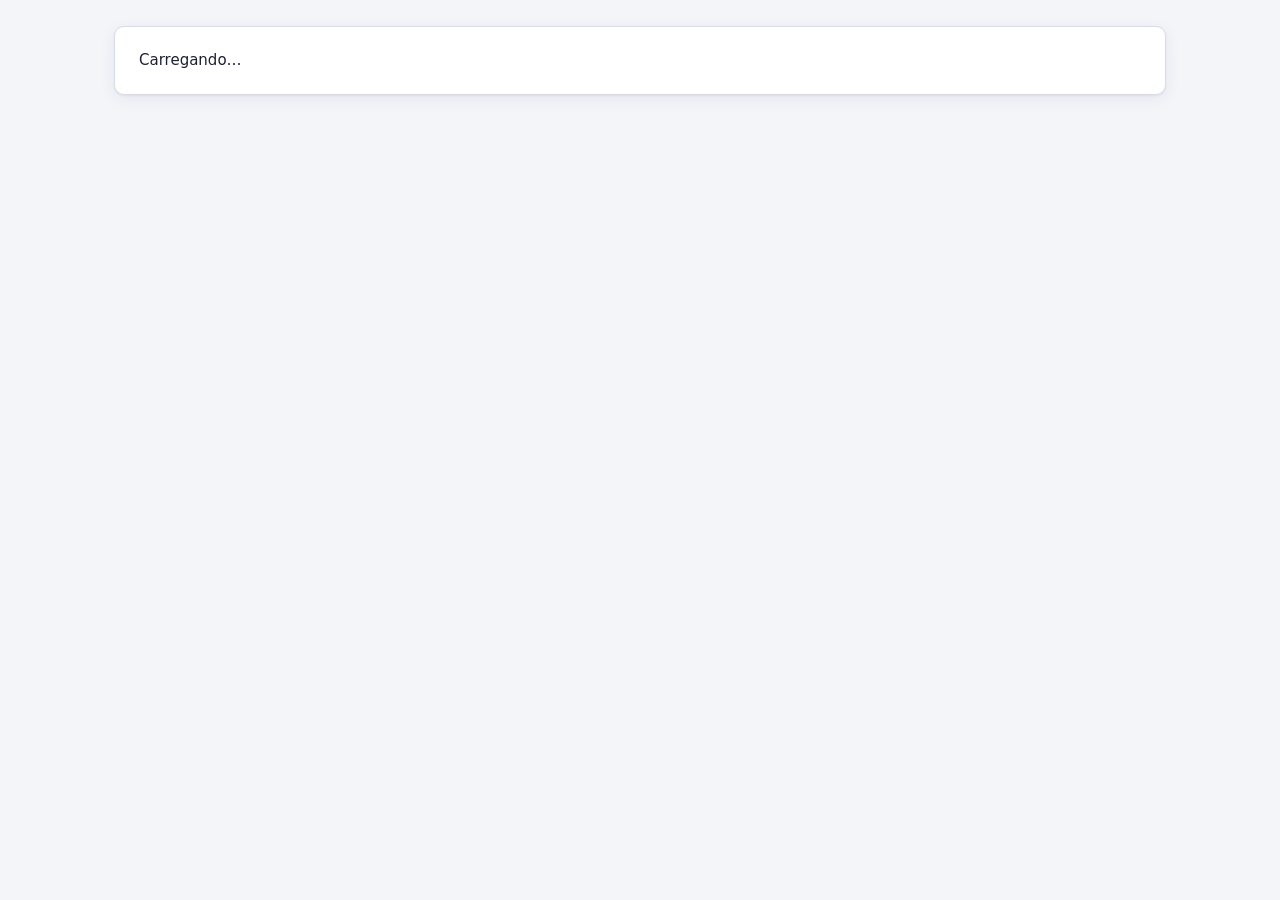
<file: prova-21/index.html>
<!DOCTYPE html>
<html lang="pt-BR">
<head>
  <meta charset="utf-8">
  <meta name="viewport" content="width=device-width, initial-scale=1">
  <title>Prova — Álgebra Linear · CESUPA</title>
  <link rel="icon" href="img/cesupa_logo.png">
  <link rel="stylesheet" href="css/style.css">
</head>
<body>
  <div id="app"></div>
  <noscript>Ative o JavaScript para realizar a prova.</noscript>
  <script src="js/config.js"></script>
  <script type="module" src="js/prova.js"></script>
</body>
</html>
</file>
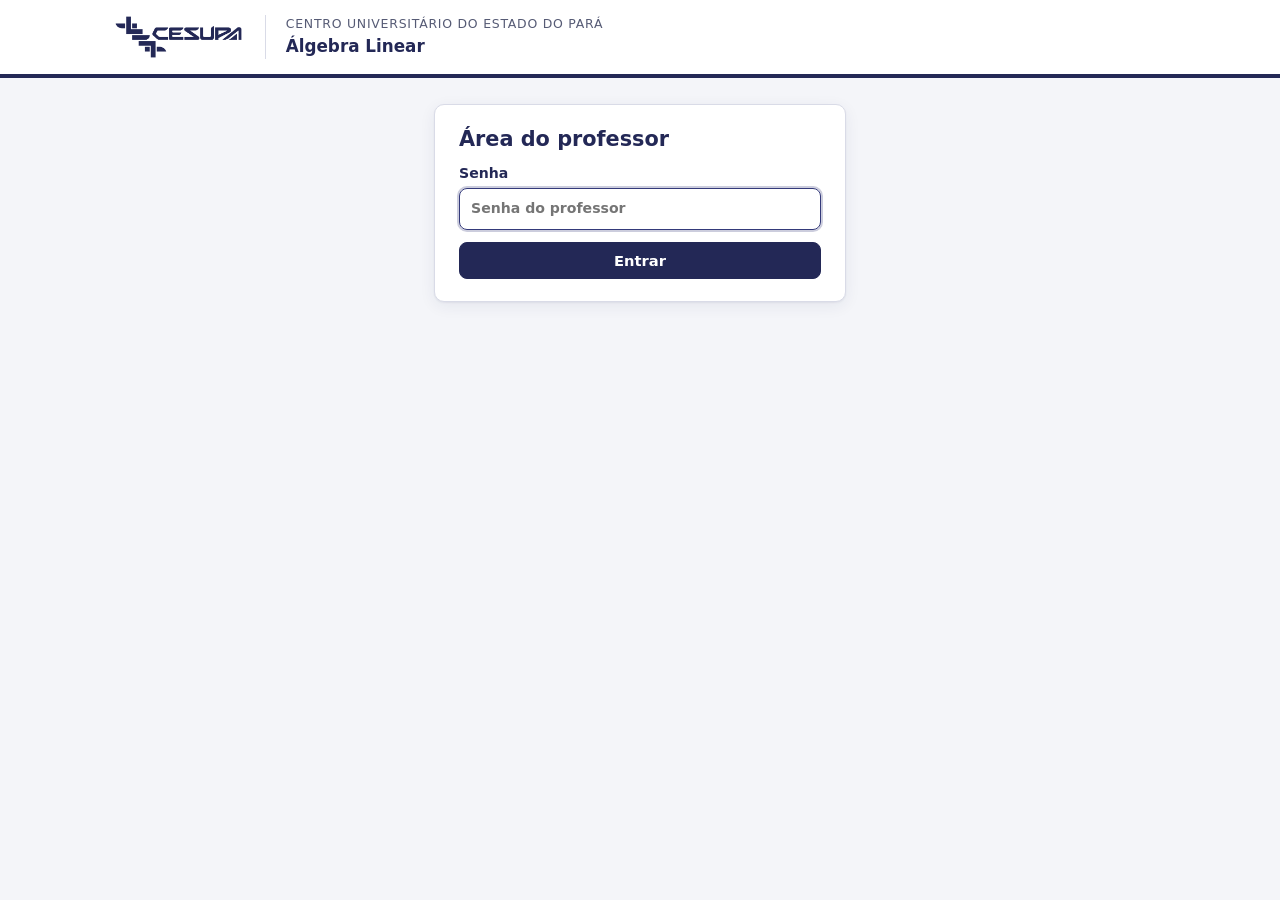
<file: prova-21/professor.html>
<!DOCTYPE html>
<html lang="pt-BR">
<head>
  <meta charset="utf-8">
  <meta name="viewport" content="width=device-width, initial-scale=1">
  <meta name="robots" content="noindex">
  <title>Painel do professor — Prova de Álgebra Linear · CESUPA</title>
  <link rel="icon" href="img/cesupa_logo.png">
  <link rel="stylesheet" href="css/style.css">
</head>
<body>
  <div id="app"></div>
  <script src="js/config.js"></script>
  <script type="module" src="js/professor.js"></script>
</body>
</html>
</file>
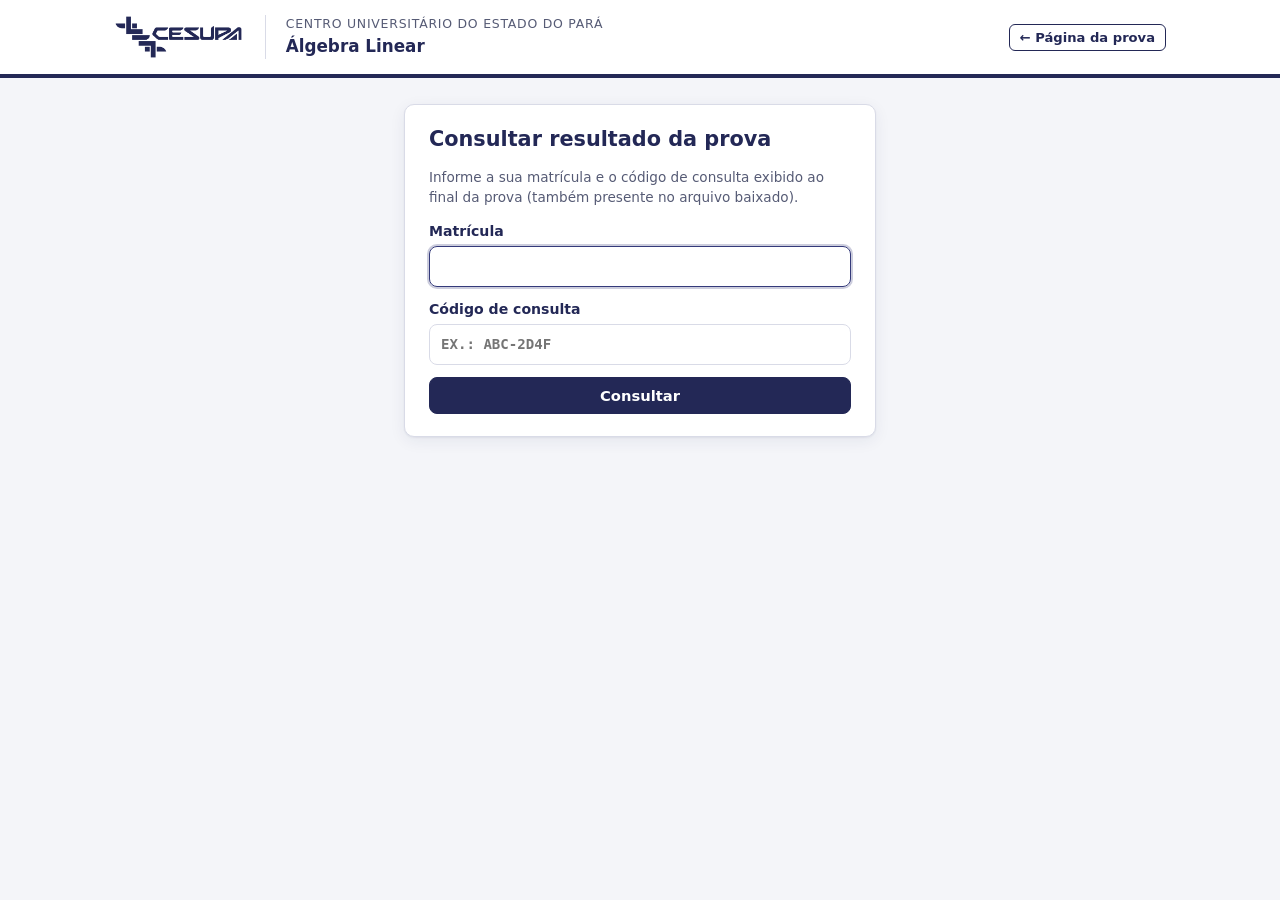
<file: prova-21/resultado.html>
<!DOCTYPE html>
<html lang="pt-BR">
<head>
  <meta charset="utf-8">
  <meta name="viewport" content="width=device-width, initial-scale=1">
  <title>Resultado da prova — Álgebra Linear · CESUPA</title>
  <link rel="icon" href="img/cesupa_logo.png">
  <link rel="stylesheet" href="css/style.css">
</head>
<body>
  <div id="app"></div>
  <script src="js/config.js"></script>
  <script type="module" src="js/resultado.js"></script>
</body>
</html>
</file>
<file: prova-21/css/style.css>
/* ============================================================
   Plataforma de Prova — CESUPA · Teoria dos Grafos e Mat. Discreta
   Identidade: azul institucional CESUPA (#232856)
   ============================================================ */
:root {
  --azul: #232856;
  --azul-2: #343a7a;
  --azul-claro: #e8eaf6;
  --azul-claro-2: #f3f4fb;
  --ambar: #d9892b;
  --ambar-claro: #fdf1e1;
  --verde: #1f8a5b;
  --verde-claro: #e3f4ec;
  --vermelho: #c0392b;
  --vermelho-claro: #fbe9e7;
  --texto: #1d2033;
  --texto-2: #565b75;
  --borda: #d9dbe7;
  --fundo: #f4f5f9;
  --branco: #fff;
  --raio: 10px;
  --sombra: 0 1px 2px rgba(35, 40, 86, .06), 0 4px 16px rgba(35, 40, 86, .07);
  --fonte: "Segoe UI", system-ui, -apple-system, Roboto, "Helvetica Neue", Arial, sans-serif;
  --mono: ui-monospace, "Cascadia Mono", "Consolas", "SFMono-Regular", Menlo, monospace;
}
* { box-sizing: border-box; }
html, body { margin: 0; padding: 0; }
body { font-family: var(--fonte); color: var(--texto); background: var(--fundo); font-size: 15px; line-height: 1.5; }
a { color: var(--azul-2); }
h1, h2, h3, h4 { color: var(--azul); line-height: 1.25; margin: 0 0 .5em; }
h1 { font-size: 1.6rem; } h2 { font-size: 1.3rem; } h3 { font-size: 1.1rem; }
code { font-family: var(--mono); background: var(--azul-claro-2); padding: 1px 5px; border-radius: 4px; font-size: .92em; }
.oculto { display: none !important; }
.mudo { color: var(--texto-2); }
.pequeno { font-size: .85rem; }
.centro { text-align: center; }
.linha-flex { display: flex; gap: 10px; align-items: center; flex-wrap: wrap; }
.espaco { flex: 1; }

/* ---------- Botões ---------- */
.btn { display: inline-flex; text-align: center; align-items: center; justify-content: center; gap: 6px; border: 1px solid var(--azul); background: var(--azul); color: #fff;
  font: 600 .92rem var(--fonte); padding: 9px 16px; border-radius: 8px; cursor: pointer; transition: background .15s, transform .05s; text-decoration: none; white-space: nowrap; }
.btn:hover { background: var(--azul-2); }
.btn:active { transform: translateY(1px); }
.btn:disabled { opacity: .45; cursor: not-allowed; }
.btn.sec { background: #fff; color: var(--azul); }
.btn.sec:hover { background: var(--azul-claro-2); }
.btn.perigo { background: var(--vermelho); border-color: var(--vermelho); }
.btn.sucesso { background: var(--verde); border-color: var(--verde); }
.btn.ambar { background: var(--ambar); border-color: var(--ambar); }
.btn.peq { padding: 5px 10px; font-size: .82rem; border-radius: 6px; }
.btn.grande { padding: 13px 26px; font-size: 1.02rem; }
.btn.fantasma { background: transparent; border-color: transparent; color: var(--azul); }
.btn.fantasma:hover { background: var(--azul-claro-2); }

/* ---------- Formulários ---------- */
label.campo { display: block; font-weight: 600; font-size: .88rem; color: var(--azul); margin-bottom: 12px; }
label.campo span.dica { font-weight: 400; color: var(--texto-2); }
input[type=text], input[type=password], input[type=number], input[type=datetime-local], select, textarea {
  width: 100%; font: inherit; color: var(--texto); padding: 9px 11px; border: 1px solid var(--borda); border-radius: 8px; background: #fff; margin-top: 4px; }
input:focus, select:focus, textarea:focus { outline: 2px solid rgba(52, 58, 122, .25); border-color: var(--azul-2); }
textarea { resize: vertical; min-height: 70px; }
input:disabled, textarea:disabled, select:disabled { background: #f0f1f5; color: var(--texto-2); }
.check { display: flex; gap: 8px; align-items: flex-start; font-size: .92rem; cursor: pointer; }
.check input { margin-top: 3px; }

/* ---------- Cabeçalho institucional ---------- */
.cabecalho { background: #fff; border-bottom: 4px solid var(--azul); }
.cabecalho .interno { max-width: 1100px; margin: 0 auto; padding: 14px 24px; display: flex; align-items: center; gap: 22px; }
.cabecalho img.logo { height: 46px; width: auto; }
.cabecalho .titulos { border-left: 1px solid var(--borda); padding-left: 20px; }
.cabecalho .titulos .inst { font-size: .78rem; letter-spacing: .06em; text-transform: uppercase; color: var(--texto-2); }
.cabecalho .titulos .disc { font-weight: 700; color: var(--azul); font-size: 1.05rem; }
.rodape { text-align: center; color: var(--texto-2); font-size: .8rem; padding: 26px 10px 40px; }

.pagina { max-width: 1100px; margin: 0 auto; padding: 26px 24px; }
.cartao { background: #fff; border: 1px solid var(--borda); border-radius: var(--raio); box-shadow: var(--sombra); padding: 22px 24px; margin-bottom: 18px; }
.cartao h2 { margin-top: 0; }
.grade-2 { display: grid; grid-template-columns: 1.15fr .85fr; gap: 18px; }
@media (max-width: 860px) { .grade-2 { grid-template-columns: 1fr; } }

.faixa-estado { border-radius: 8px; padding: 12px 14px; font-weight: 600; display: flex; gap: 10px; align-items: center; margin-bottom: 14px; }
.faixa-estado.aberta { background: var(--verde-claro); color: var(--verde); }
.faixa-estado.antes { background: var(--ambar-claro); color: #8a5310; }
.faixa-estado.encerrada, .faixa-estado.erro { background: var(--vermelho-claro); color: var(--vermelho); }
.faixa-estado.info { background: var(--azul-claro); color: var(--azul); }
.contagem { font-family: var(--mono); font-size: 1.05rem; }

ul.regras { padding-left: 0; list-style: none; margin: 0; }
ul.regras li { padding: 8px 0 8px 30px; position: relative; border-bottom: 1px dashed var(--borda); }
ul.regras li:last-child { border-bottom: 0; }
ul.regras li::before { content: attr(data-i); position: absolute; left: 0; top: 8px; width: 21px; height: 21px; border-radius: 50%; background: var(--azul); color: #fff; font-size: .72rem; font-weight: 700; display: grid; place-items: center; }
.integrante { border: 1px solid var(--borda); border-radius: 8px; padding: 12px 14px 2px; margin-bottom: 12px; background: var(--azul-claro-2); }
.integrante h4 { margin: 0 0 6px; font-size: .9rem; }
.duas-col { display: grid; grid-template-columns: 1.6fr 1fr; gap: 10px; }

/* ---------- Toasts e modais ---------- */
#toasts { position: fixed; z-index: 9999; right: 18px; bottom: 18px; display: flex; flex-direction: column; gap: 8px; max-width: 380px; }
.toast { background: var(--azul); color: #fff; padding: 11px 16px; border-radius: 8px; box-shadow: 0 6px 24px rgba(0,0,0,.2); font-size: .9rem; animation: entra .2s ease-out; }
.toast.aviso { background: var(--ambar); }
.toast.erro { background: var(--vermelho); }
.toast.ok { background: var(--verde); }
@keyframes entra { from { transform: translateY(8px); opacity: 0; } to { transform: none; opacity: 1; } }
.modal-fundo { position: fixed; inset: 0; background: rgba(20, 23, 52, .55); z-index: 9000; display: grid; place-items: center; padding: 20px; }
.modal { background: #fff; border-radius: 12px; max-width: 560px; width: 100%; padding: 24px; box-shadow: 0 20px 60px rgba(0,0,0,.3); max-height: 90vh; overflow: auto; }
.modal h3 { margin-top: 0; }
.modal .acoes { display: flex; justify-content: flex-end; gap: 10px; margin-top: 20px; }

/* ---------- Layout da prova ---------- */
body.em-prova { background: #eef0f6; user-select: none; -webkit-user-select: none; }
body.em-prova input, body.em-prova textarea { user-select: text; -webkit-user-select: text; }
.barra-prova { position: sticky; top: 0; z-index: 50; background: var(--azul); color: #fff; display: flex; align-items: center; gap: 16px; padding: 8px 18px; box-shadow: 0 2px 10px rgba(0,0,0,.15); }
.barra-prova .logo-branco { height: 30px; background: #fff; border-radius: 6px; padding: 3px 8px; }
.barra-prova .dupla { font-size: .82rem; line-height: 1.25; opacity: .95; }
.barra-prova .dupla b { font-size: .9rem; }
.relogio { font-family: var(--mono); font-size: 1.45rem; font-weight: 700; padding: 4px 14px; border-radius: 8px; background: rgba(255,255,255,.1); letter-spacing: .04em; }
.relogio.alerta { background: var(--ambar); }
.relogio.critico { background: var(--vermelho); animation: pulsa 1s infinite; }
@keyframes pulsa { 50% { opacity: .7; } }
.status-salvo { font-size: .78rem; opacity: .9; min-width: 150px; }
.ocorrencias { font-size: .78rem; background: rgba(255,255,255,.12); padding: 4px 10px; border-radius: 20px; }
.ocorrencias.tem { background: var(--vermelho); }
.barra-prova .btn.sec { background: transparent; color: #fff; border-color: rgba(255,255,255,.5); }
.barra-prova .btn.sec:hover { background: rgba(255,255,255,.12); }

.corpo-prova { display: grid; grid-template-columns: 250px 1fr; gap: 0; min-height: calc(100vh - 56px); }
.corpo-prova.com-material { grid-template-columns: 250px 1fr minmax(380px, 44vw); }
.navegacao { background: #fff; border-right: 1px solid var(--borda); padding: 16px; overflow-y: auto; max-height: calc(100vh - 56px); position: sticky; top: 56px; }
.navegacao h4 { font-size: .75rem; text-transform: uppercase; letter-spacing: .07em; color: var(--texto-2); margin: 6px 0 8px; }
.grade-obj { display: grid; grid-template-columns: repeat(5, 1fr); gap: 6px; margin-bottom: 18px; }
.nav-item { border: 1px solid var(--borda); background: #fff; border-radius: 7px; cursor: pointer; font: 600 .86rem var(--fonte); color: var(--texto); padding: 7px 0; position: relative; }
.nav-item.respondida { background: var(--azul-claro); border-color: #b9bfe6; color: var(--azul); }
.nav-item.parcial { background: var(--ambar-claro); border-color: #efcf9f; }
.nav-item.atual { outline: 2px solid var(--azul); outline-offset: 1px; }
.nav-disc { display: block; width: 100%; text-align: left; padding: 8px 10px; margin-bottom: 6px; font-weight: 500; font-size: .84rem; }
.nav-disc b { color: var(--azul); }
.nav-disc .barra { height: 4px; background: var(--azul-claro-2); border-radius: 2px; margin-top: 5px; overflow: hidden; }
.nav-disc .barra i { display: block; height: 100%; background: var(--azul-2); }
.legenda-nav { font-size: .75rem; color: var(--texto-2); display: grid; gap: 4px; margin-top: 12px; }
.legenda-nav span::before { content: ''; display: inline-block; width: 10px; height: 10px; border-radius: 3px; margin-right: 6px; vertical-align: -1px; border: 1px solid var(--borda); }
.legenda-nav .l-resp::before { background: var(--azul-claro); }
.legenda-nav .l-parc::before { background: var(--ambar-claro); }

.area-questao { padding: 22px 28px 60px; overflow-y: auto; max-height: calc(100vh - 56px); }
.questao { background: #fff; border: 1px solid var(--borda); border-radius: var(--raio); box-shadow: var(--sombra); padding: 24px 28px; max-width: 1000px; margin: 0 auto; }
.questao-cab { display: flex; align-items: baseline; gap: 12px; border-bottom: 1px solid var(--borda); padding-bottom: 12px; margin-bottom: 16px; }
.questao-cab .num { background: var(--azul); color: #fff; font-weight: 700; border-radius: 7px; padding: 3px 10px; font-size: .9rem; }
.questao-cab .tit { font-weight: 700; color: var(--azul); font-size: 1.05rem; }
.questao-cab .valor { margin-left: auto; font-size: .85rem; color: var(--texto-2); white-space: nowrap; }
.enunciado { font-size: 1rem; }
.enunciado ol { padding-left: 22px; }
.enunciado li { margin-bottom: 4px; }
.enunciado .destaque { color: var(--azul); background: var(--azul-claro); padding: 1px 8px; border-radius: 5px; }
.sequencia-destaque { font-family: var(--mono); font-size: 1.2rem; font-weight: 700; color: var(--azul); background: var(--azul-claro-2); border: 1px dashed #b9bfe6; border-radius: 8px; padding: 10px 14px; letter-spacing: .03em; }
.dica { font-size: .88rem; color: var(--texto-2); font-style: italic; }
.figura { margin: 14px 0; display: flex; justify-content: center; }
.figura svg { max-width: 100%; height: auto; }

.alternativas { display: grid; gap: 10px; margin-top: 16px; }
.alternativa { display: flex; gap: 12px; align-items: center; border: 1.5px solid var(--borda); border-radius: 9px; padding: 11px 14px; cursor: pointer; background: #fff; transition: border-color .12s, background .12s; }
.alternativa:hover { border-color: #aab0dc; background: var(--azul-claro-2); }
.alternativa.marcada { border-color: var(--azul); background: var(--azul-claro); }
.alternativa .letra { flex: none; width: 28px; height: 28px; border-radius: 50%; border: 1.5px solid var(--azul); color: var(--azul); font-weight: 700; display: grid; place-items: center; font-size: .88rem; }
.alternativa.marcada .letra { background: var(--azul); color: #fff; }
.alternativa input { display: none; }
.alternativa.correta { border-color: var(--verde); background: var(--verde-claro); }
.alternativa.errada { border-color: var(--vermelho); background: var(--vermelho-claro); }

.item { margin-top: 22px; padding-top: 16px; border-top: 1px dashed var(--borda); }
.item > .rotulo { font-weight: 600; color: var(--azul); margin-bottom: 8px; }
.item.bloqueado > .rotulo::after { content: ' 🔒 bloqueado'; font-size: .78rem; color: var(--texto-2); font-weight: 500; }
.aviso-box { border-radius: 8px; padding: 12px 14px; background: var(--azul-claro-2); border: 1px solid #cdd1ee; font-size: .92rem; }
.aviso-box.ambar { background: var(--ambar-claro); border-color: #efcf9f; }
.aviso-box.verde { background: var(--verde-claro); border-color: #a9dcc3; }
.aviso-box.vermelho { background: var(--vermelho-claro); border-color: #efb8b1; }
.nav-rodape { display: flex; justify-content: space-between; max-width: 1000px; margin: 16px auto 0; }

/* Sobreposições da prova */
.sobreposicao { position: fixed; inset: 0; z-index: 8000; background: rgba(20, 23, 52, .94); color: #fff; display: grid; place-items: center; text-align: center; padding: 30px; }
.sobreposicao h2 { color: #fff; font-size: 1.6rem; }
.sobreposicao p { max-width: 560px; margin: 8px auto 20px; opacity: .92; }
.sobreposicao .btn { background: #fff; color: var(--azul); border-color: #fff; }
.final { max-width: 640px; margin: 50px auto; text-align: center; }
.codigo-grande { font-family: var(--mono); font-size: 2.2rem; font-weight: 800; letter-spacing: .12em; color: var(--azul); background: var(--azul-claro); border: 2px dashed var(--azul-2); border-radius: 12px; padding: 14px 20px; display: inline-block; margin: 10px 0 18px; user-select: all; }

/* Painel de material */
.painel-material { background: #fff; border-left: 1px solid var(--borda); display: flex; flex-direction: column; max-height: calc(100vh - 56px); position: sticky; top: 56px; }
.painel-material .topo { display: flex; gap: 8px; align-items: center; padding: 10px; border-bottom: 1px solid var(--borda); }
.painel-material .topo select { margin: 0; }

/* ---------- Visualizador de PDF ---------- */
.pdf-viewer { display: flex; flex-direction: column; height: 100%; min-height: 0; flex: 1; }
.pdf-ferramentas { display: flex; gap: 6px; align-items: center; padding: 6px 10px; border-bottom: 1px solid var(--borda); background: var(--azul-claro-2); font-size: .85rem; flex-wrap: wrap; }
.pdf-ferramentas input { width: 56px; margin: 0; padding: 4px 6px; text-align: center; }
.pdf-paginas { flex: 1; overflow: auto; background: #5d6078; padding: 14px; min-height: 0; }
.pdf-paginas canvas { display: block; margin: 0 auto 14px; background: #fff; box-shadow: 0 2px 10px rgba(0,0,0,.35); max-width: none; }
.pdf-paginas .marcador-pagina { display: block; margin: 0 auto 14px; background: #fff; opacity: .5; }
.pdf-vazio { color: #fff; text-align: center; padding: 60px 20px; opacity: .85; }
.material-layout { display: grid; grid-template-columns: 280px 1fr; height: calc(100vh - 78px); }
.material-lista { background: #fff; border-right: 1px solid var(--borda); overflow-y: auto; padding: 14px; }
.material-lista button { display: block; width: 100%; text-align: left; border: 1px solid var(--borda); background: #fff; border-radius: 8px; padding: 10px 12px; margin-bottom: 8px; cursor: pointer; font: 500 .88rem var(--fonte); color: var(--texto); }
.material-lista button.ativo { border-color: var(--azul); background: var(--azul-claro); color: var(--azul); }
@media (max-width: 760px) { .material-layout { grid-template-columns: 1fr; height: auto; } .pdf-paginas { height: 75vh; } }

/* ---------- Editor de grafos ---------- */
.editor-grafo { border: 1px solid var(--borda); border-radius: 9px; overflow: hidden; background: #fff; }
.editor-grafo:focus { outline: 2px solid rgba(52, 58, 122, .25); }
.eg-barra { display: flex; gap: 8px; align-items: center; padding: 8px 10px; background: var(--azul-claro-2); border-bottom: 1px solid var(--borda); flex-wrap: wrap; font-size: .84rem; }
.eg-barra .contador { font-weight: 600; color: var(--azul); }
.eg-barra .contador.fora { color: var(--vermelho); }
.eg-ajuda { font-size: .78rem; color: var(--texto-2); padding: 6px 10px; border-top: 1px solid var(--borda); background: #fafbfe; }
.eg-svg { display: block; width: 100%; height: auto; max-height: 58vh; touch-action: none; cursor: crosshair; background-image: radial-gradient(#e3e5f0 1px, transparent 1px); background-size: 20px 20px; }
.eg-svg.leitura { cursor: default; }
.eg-svg .vert { cursor: grab; }
.eg-svg .vert circle { fill: #fff; stroke: var(--azul); stroke-width: 2.2; }
.eg-svg .vert.sel circle { fill: var(--ambar-claro); stroke: var(--ambar); stroke-width: 3; }
.eg-svg .vert text.id { font: 700 13px var(--fonte); fill: var(--azul); text-anchor: middle; dominant-baseline: central; pointer-events: none; }
.eg-svg .vert text.nome { font: 600 11.5px var(--fonte); fill: var(--texto); text-anchor: middle; pointer-events: none; paint-order: stroke; stroke: #fff; stroke-width: 4px; }
.eg-svg .ares path.linha { stroke: #4a4f7c; stroke-width: 2; fill: none; }
.eg-svg .ares path.hit { stroke: transparent; stroke-width: 14; fill: none; cursor: pointer; }
.eg-svg .ares.sel path.linha { stroke: var(--ambar); stroke-width: 3.5; }
.eg-svg .ares.marcada path.linha { stroke: var(--verde); stroke-width: 5; }
.eg-svg .ares text { font: 600 10.5px var(--fonte); fill: #6b7095; text-anchor: middle; dominant-baseline: central; pointer-events: none; paint-order: stroke; stroke: #fff; stroke-width: 3px; }
.eg-svg .ares text.peso { font-size: 13px; fill: var(--azul); font-weight: 700; stroke-width: 5px; }
.eg-renomear { position: absolute; z-index: 5; width: 160px; font-size: .9rem; padding: 4px 8px; }

/* ---------- Matriz ---------- */
.matriz-wrap { overflow-x: auto; }
table.matriz { border-collapse: separate; border-spacing: 3px; font-family: var(--mono); font-size: .9rem; }
table.matriz th { font-family: var(--fonte); font-weight: 700; color: var(--azul); font-size: .82rem; padding: 2px 6px; text-align: center; }
table.matriz th.lin { text-align: right; white-space: nowrap; }
table.matriz th.lin small { display: block; font-weight: 400; color: var(--texto-2); font-size: .7rem; max-width: 110px; overflow: hidden; text-overflow: ellipsis; }
table.matriz td { width: 38px; height: 34px; text-align: center; border-radius: 6px; background: var(--azul-claro-2); border: 1px solid #e0e3f2; }
table.matriz td.v1 { background: var(--azul-claro); border-color: #b9bfe6; color: var(--azul); font-weight: 700; }
table.matriz td.vneg { background: var(--ambar-claro); border-color: #efcf9f; color: #8a5310; font-weight: 700; }
table.matriz.editavel td { cursor: pointer; }
table.matriz.editavel td:hover { outline: 2px solid var(--azul-2); }
table.matriz td:focus { outline: 2px solid var(--ambar); }
table.matriz td.dif { box-shadow: inset 0 0 0 2px var(--vermelho); }

/* ---------- Sequência arrastável ---------- */
.seq { display: grid; gap: 8px; }
.seq-zona { min-height: 54px; border: 2px dashed #c5c9e4; border-radius: 9px; padding: 8px; display: flex; flex-wrap: wrap; gap: 8px; align-items: center; background: var(--azul-claro-2); }
.seq-zona.alvo { border-color: var(--azul-2); background: var(--azul-claro); }
.seq-zona.bandeja { background: #fff; border-style: solid; border-color: var(--borda); }
.seq-zona .vazio { color: var(--texto-2); font-size: .85rem; padding: 0 6px; }
.chip { display: inline-flex; align-items: center; gap: 6px; border: 1.5px solid var(--azul); color: var(--azul); background: #fff; border-radius: 20px; padding: 5px 12px; font: 700 .9rem var(--mono); cursor: grab; user-select: none; }
.chip.na-seq { background: var(--azul); color: #fff; }
.chip .ord { font: 600 .7rem var(--fonte); opacity: .75; }
.chip.arrastando { opacity: .4; }
.chip.escolhido { box-shadow: 0 0 0 3px var(--ambar); }
.marcador-insercao { width: 3px; align-self: stretch; background: var(--ambar); border-radius: 2px; }
.seq-rotulo { font-size: .78rem; color: var(--texto-2); font-weight: 600; text-transform: uppercase; letter-spacing: .05em; }

/* ---------- Montador de ABB ---------- */
.abb { border: 1px solid var(--borda); border-radius: 9px; background: #fff; }
.abb-barra { display: flex; gap: 8px; flex-wrap: wrap; align-items: center; padding: 8px 10px; background: var(--azul-claro-2); border-bottom: 1px solid var(--borda); min-height: 52px; }
.abb-area { position: relative; overflow-x: auto; overflow-y: hidden; padding: 16px 10px; }
.abb-tela { position: relative; margin: 0 auto; }
.abb-tela svg { position: absolute; left: 0; top: 0; pointer-events: none; }
.abb-no, .abb-vaga { position: absolute; width: 40px; height: 40px; margin: -20px 0 0 -20px; border-radius: 50%; display: grid; place-items: center; font: 700 .92rem var(--mono); }
.abb-no { background: #fff; border: 2.2px solid var(--azul); color: var(--azul); cursor: grab; }
.abb-no .x { position: absolute; right: -7px; top: -7px; width: 17px; height: 17px; border-radius: 50%; background: var(--vermelho); color: #fff; font: 700 11px/17px var(--fonte); text-align: center; cursor: pointer; display: none; }
.abb-no:hover .x { display: block; }
.abb-vaga { border: 2px dashed #b7bbd8; color: #b7bbd8; font-size: 1.1rem; background: #fafbff; }
.abb-vaga.buraco { border-color: var(--vermelho); color: var(--vermelho); background: var(--vermelho-claro); }
.abb-vaga.alvo { border-color: var(--ambar); background: var(--ambar-claro); }
.abb.leitura .abb-no { cursor: default; }
.abb-ajuda { font-size: .78rem; color: var(--texto-2); padding: 6px 10px; border-top: 1px solid var(--borda); background: #fafbfe; }

/* ---------- Tabela de entrada ---------- */
table.entrada { border-collapse: collapse; }
table.entrada th, table.entrada td { border: 1px solid var(--borda); padding: 4px 6px; }
table.entrada th { background: var(--azul-claro-2); color: var(--azul); font-size: .82rem; }
table.entrada td input, table.entrada td select { margin: 0; padding: 5px 7px; min-width: 90px; }
table.entrada td input[type=number] { width: 90px; }

/* ---------- Tabelas gerais (professor) ---------- */
table.dados { width: 100%; border-collapse: collapse; font-size: .88rem; background: #fff; }
table.dados th { text-align: left; background: var(--azul); color: #fff; padding: 8px 10px; font-weight: 600; font-size: .8rem; position: sticky; top: 0; }
table.dados td { border-bottom: 1px solid var(--borda); padding: 8px 10px; vertical-align: top; }
table.dados tr:hover td { background: var(--azul-claro-2); }
.selo { display: inline-block; padding: 2px 9px; border-radius: 12px; font-size: .75rem; font-weight: 700; white-space: nowrap; }
.selo.andamento { background: var(--azul-claro); color: var(--azul); }
.selo.entregue { background: var(--verde-claro); color: var(--verde); }
.selo.expirada { background: var(--ambar-claro); color: #8a5310; }
.selo.vermelho { background: var(--vermelho-claro); color: var(--vermelho); }
.selo.cinza { background: #eceef4; color: var(--texto-2); }
.abas { display: flex; gap: 4px; border-bottom: 2px solid var(--borda); margin-bottom: 18px; flex-wrap: wrap; }
.abas button { border: 0; background: transparent; padding: 10px 16px; font: 600 .92rem var(--fonte); color: var(--texto-2); cursor: pointer; border-bottom: 3px solid transparent; margin-bottom: -2px; }
.abas button.ativa { color: var(--azul); border-bottom-color: var(--azul); }
.kpis { display: grid; grid-template-columns: repeat(auto-fit, minmax(150px, 1fr)); gap: 12px; margin-bottom: 16px; }
.kpi { background: #fff; border: 1px solid var(--borda); border-radius: 10px; padding: 12px 16px; }
.kpi b { display: block; font-size: 1.6rem; color: var(--azul); }
.kpi span { font-size: .8rem; color: var(--texto-2); }
.correcao-layout { display: grid; grid-template-columns: 290px 1fr; gap: 18px; align-items: start; }
.lista-correcao { background: #fff; border: 1px solid var(--borda); border-radius: 10px; max-height: 78vh; overflow-y: auto; position: sticky; top: 10px; }
.lista-correcao button { display: block; width: 100%; text-align: left; border: 0; border-bottom: 1px solid var(--borda); background: #fff; padding: 10px 12px; cursor: pointer; font: .86rem var(--fonte); }
.lista-correcao button.ativo { background: var(--azul-claro); }
.lista-correcao button small { color: var(--texto-2); display: block; }
table.verif { width: 100%; border-collapse: collapse; font-size: .84rem; margin: 8px 0; }
table.verif td, table.verif th { border: 1px solid var(--borda); padding: 5px 8px; vertical-align: top; text-align: left; }
table.verif th { background: var(--azul-claro-2); color: var(--azul); }
table.verif td.ok { color: var(--verde); font-weight: 700; text-align: center; }
table.verif td.nok { color: var(--vermelho); font-weight: 700; text-align: center; }
table.verif td pre { margin: 0; font-size: .78rem; white-space: pre-wrap; }
.bloco-nota { display: grid; grid-template-columns: 250px 1fr; gap: 12px; align-items: start; background: var(--azul-claro-2); border: 1px solid #cdd1ee; border-radius: 9px; padding: 12px; margin-top: 10px; }
.resposta-lida { background: #fbfbfe; border: 1px solid var(--borda); border-radius: 8px; padding: 10px 12px; white-space: pre-wrap; }
details.colapso > summary { cursor: pointer; font-weight: 600; color: var(--azul); margin: 6px 0; }
.linha-tempo { font-size: .84rem; max-height: 260px; overflow: auto; }
.linha-tempo div { padding: 4px 0; border-bottom: 1px dashed var(--borda); }

/* ---------- Impressão: a prova não deve ser impressa ---------- */
@media print { body.em-prova * { display: none !important; } }
table.matriz th small.nome-col { display: block; font-weight: 400; color: var(--texto-2); font-size: .66rem; max-width: 60px; overflow: hidden; text-overflow: ellipsis; white-space: nowrap; margin: 0 auto; }
.grade-obj.n4 { grid-template-columns: repeat(4, 1fr); }

/* ============================================================
   Álgebra Linear — componentes e modo SAE
   ============================================================ */
.campo .rotulo-campo { font-weight: 600; font-size: .88rem; color: var(--azul); margin-bottom: 6px; }
.campo .dica { font-weight: 400; color: var(--texto-2); }
.tipos { display: flex; gap: 10px; margin-bottom: 14px; }
.tipo-btn { flex: 1; border: 2px solid var(--borda); background: #fff; border-radius: 10px; padding: 8px 0; font: 800 1.5rem var(--fonte); color: var(--azul); cursor: pointer; display: flex; flex-direction: column; align-items: center; }
.tipo-btn small { font: 600 .7rem var(--fonte); color: var(--texto-2); text-transform: uppercase; letter-spacing: .08em; }
.tipo-btn.ativo { border-color: var(--azul); background: var(--azul-claro); box-shadow: 0 0 0 3px rgba(52,58,122,.15); }
.desativado { opacity: .4; pointer-events: none; }
.grade-obj.n3 { grid-template-columns: repeat(3, 1fr); }
.valor-item { font-weight: 500; color: var(--texto-2); font-size: .85rem; }
.lista-instrucoes li { margin-bottom: 8px; line-height: 1.5; }

/* sistema linear com chave */
.sistema { display: inline-flex; align-items: stretch; font-size: 1.15rem; font-family: "Cambria Math", "Times New Roman", serif; }
.sistema .eqs { border-left: 2.5px solid var(--azul); border-radius: 14px 0 0 14px; padding: 6px 0 6px 16px; display: grid; gap: 4px; }
.sistema i { font-style: italic; }

/* matriz completa (aumentada) */
table.mat-aum { border-collapse: separate; border-spacing: 0; font-family: var(--mono); font-size: 1rem; }
table.mat-aum th { font-family: var(--fonte); font-size: .82rem; color: var(--azul); padding: 2px 10px; font-weight: 700; }
table.mat-aum th.lin { text-align: right; padding-right: 8px; }
table.mat-aum td { min-width: 46px; height: 38px; text-align: center; padding: 3px 8px; }
table.mat-aum tr > td:first-of-type { border-left: 2.5px solid var(--azul); }
table.mat-aum tr > td:last-child { border-right: 2.5px solid var(--azul); }
table.mat-aum td.barra, table.mat-aum th.barra { border-left: 2px dashed #7a7fa8; }
table.mat-aum td.dest { background: var(--ambar-claro); }
table.mat-aum.editavel td.alvo-celula { background: var(--azul-claro-2); border-top: 3px solid #fff; border-bottom: 3px solid #fff; cursor: pointer; min-width: 62px; height: 46px; }
table.mat-aum.editavel td.alvo { background: var(--ambar-claro); }
.vazio-celula { color: #b7bbd8; font-size: 1.3rem; }

/* classificador */
.class-bandeja { display: flex; flex-wrap: wrap; gap: 8px; padding: 10px; border: 1px solid var(--borda); border-radius: 9px; min-height: 52px; background: #fff; margin: 6px 0 12px; }
.class-bandeja.alvo { background: var(--azul-claro); }
.class-grade { display: grid; grid-template-columns: 1fr 1fr; gap: 12px; }
.class-caixa { border: 2px dashed #c5c9e4; border-radius: 10px; background: var(--azul-claro-2); min-height: 120px; cursor: pointer; }
.class-caixa.alvo { border-color: var(--azul-2); background: var(--azul-claro); }
.class-tit { font-weight: 700; color: var(--azul); padding: 8px 12px; border-bottom: 1px solid #dfe2f2; }
.class-corpo { display: flex; flex-wrap: wrap; gap: 8px; padding: 10px; }
.cartao-eq { display: inline-block; border: 1.5px solid var(--azul); background: #fff; color: var(--texto); border-radius: 8px; padding: 6px 12px; font: 1.02rem "Cambria Math", "Times New Roman", serif; cursor: grab; user-select: none; }
.cartao-eq.escolhido { box-shadow: 0 0 0 3px var(--ambar); }

.bolinha { display: inline-block; width: 11px; height: 11px; border-radius: 50%; margin-right: 6px; vertical-align: -1px; }
.bolinha.losango { border-radius: 2px; transform: rotate(45deg); }

/* escalonador */
.esc-ajuda { background: var(--azul-claro-2); border: 1px solid #cdd1ee; border-radius: 8px; padding: 10px 12px; margin-bottom: 10px; }
.esc-lista { display: grid; gap: 10px; }
.esc-passo { border: 1px solid var(--borda); border-radius: 10px; padding: 10px 12px; background: #fff; }
.esc-passo.inicial { background: #fafbfe; }
.esc-cab { margin-bottom: 6px; color: var(--azul); }
.esc-op { display: flex; flex-wrap: wrap; gap: 10px; align-items: center; margin-bottom: 8px; font-size: .88rem; }
.esc-op label { display: flex; gap: 6px; align-items: center; }
.esc-op select, .esc-op input { margin: 0; padding: 5px 8px; width: auto; }
.esc-op .esc-k { width: 120px; }
.esc-prev { font: 700 1rem var(--mono); color: var(--azul); background: var(--azul-claro); border-radius: 6px; padding: 3px 10px; }
table.esc-mat td { padding: 2px 4px; }
table.esc-mat input.cel { width: 64px; margin: 0; padding: 6px 4px; text-align: center; font-family: var(--mono); }
table.esc-mat tr.alvo-linha td { background: var(--ambar-claro); }
table.esc-mat tr.alvo td { background: var(--azul-claro); }
table.esc-mat th.alca { color: #b7bbd8; padding: 0 4px; }
table.esc-mat th.alca.ativa { cursor: grab; color: var(--azul-2); font-size: 1.1rem; }
.esc-leitura { display: flex; flex-wrap: wrap; gap: 10px; align-items: center; }
.esc-bloco { border: 1px solid var(--borda); border-radius: 8px; padding: 6px 8px; background: #fff; }
.esc-seta { font-size: 1.4rem; color: var(--texto-2); }

/* cabeçalho de prova e quadro de instruções (diretrizes SAE) */
.cab-prova-topo { display: flex; gap: 16px; align-items: center; border-bottom: 3px solid var(--azul); padding-bottom: 10px; margin-bottom: 10px; }
.cab-prova-topo img { height: 44px; }
.cab-prova-topo .inst { font-size: .78rem; letter-spacing: .06em; text-transform: uppercase; color: var(--texto-2); }
.cab-prova-topo .disc { font-weight: 700; color: var(--azul); font-size: 1.1rem; }
table.cab-prova-campos { width: 100%; border-collapse: collapse; margin-bottom: 10px; font-size: .95rem; }
table.cab-prova-campos td { border: 1px solid var(--borda); padding: 6px 10px; }
.quadro-instrucoes { border: 2px solid var(--azul); border-radius: 10px; padding: 10px 16px; background: var(--azul-claro-2); }
.quadro-instrucoes .qi-tit { font-weight: 800; color: var(--azul); text-transform: uppercase; letter-spacing: .04em; margin-bottom: 4px; }
.quadro-instrucoes ul { margin: 0; padding-left: 20px; }
.quadro-instrucoes li { margin: 3px 0; }
.questao.cab-sae { margin-bottom: 16px; }

/* modo SAE: Arial, fonte maior, espaçamento 1,5 e texto justificado */
body.modo-sae, .modo-sae { font-family: Arial, Helvetica, sans-serif; }
.modo-sae .area-questao, .modo-sae .questao, .modo-sae.pagina { font-size: 17px; line-height: 1.5; }
.modo-sae .enunciado, .modo-sae .enunciado p, .modo-sae .item > .rotulo { text-align: justify; line-height: 1.5; }
.modo-sae .enunciado p { margin: 0 0 14px; }
.modo-sae .item { margin-top: 30px; padding-top: 20px; }
.modo-sae .item > .rotulo { font-weight: 500; color: var(--texto); }
.modo-sae .item > .rotulo b { color: var(--azul); text-decoration: underline; text-underline-offset: 3px; }
.modo-sae .enunciado b { color: var(--azul); text-decoration: underline; text-underline-offset: 3px; }
.modo-sae .alternativa { font-size: 17px; }
.modo-sae .relogio { font-size: 1rem; }

/* método da adição guiado */
.adicao { display: grid; gap: 10px; }
.ad-passo { border: 1px solid var(--borda); border-radius: 10px; padding: 10px 14px; background: #fff; }
.ad-tit { font-weight: 600; color: var(--azul); margin-bottom: 8px; font-size: .93rem; }
.ad-rot { font: 700 .75rem var(--fonte); color: var(--texto-2); margin-right: 8px; font-style: normal; }
.ad-alvo { min-width: 120px; min-height: 44px; border: 2px dashed #c5c9e4; border-radius: 9px; display: flex; align-items: center; justify-content: center; padding: 4px 10px; background: var(--azul-claro-2); }
.ad-alvo.alvo { border-color: var(--azul-2); background: var(--azul-claro); }
.chip.ad-var { font: italic 700 1.1rem "Cambria Math", "Times New Roman", serif; padding: 4px 16px; }
table.adicao-conta { border-collapse: collapse; font-size: 1.02rem; }
table.adicao-conta th { text-align: right; padding: 4px 10px 4px 0; color: var(--azul); font-size: .88rem; white-space: nowrap; }
table.adicao-conta td { padding: 3px 4px; font-family: "Cambria Math", "Times New Roman", serif; white-space: nowrap; }
table.adicao-conta tr.soma td, table.adicao-conta tr.soma th { border-top: 2.5px solid var(--azul); padding-top: 8px; }
input.ad-cel { width: 70px; margin: 0; padding: 6px 4px; text-align: center; font-family: var(--mono); }
input.ad-k { width: 60px; display: inline-block; }
input.ad-sub { width: 220px; margin: 0; }
select.ad-sel { width: auto; margin: 0; padding: 5px 8px; }
.adicao-leitura p { margin: 4px 0; }

/* ocorrências (professor) */
.selo-botao { border: 0; background: transparent; cursor: pointer; padding: 0; font: inherit; color: var(--azul-2); }
.selo-botao:hover .pequeno { text-decoration: underline; }
.ocorr-lista { max-height: 380px; overflow-y: auto; }
.ocorr-item { display: grid; grid-template-columns: 150px 1fr 120px; gap: 10px; align-items: center; padding: 6px 4px; border-bottom: 1px dashed var(--borda); font-size: .86rem; }
.ocorr-item.contavel .ocorr-det { color: var(--vermelho); font-weight: 600; }
.ocorr-item.anulada .ocorr-det { color: var(--texto-2); text-decoration: line-through; font-weight: 400; }
.ocorr-hora { color: var(--texto-2); font-family: var(--mono); font-size: .8rem; }
</file>
